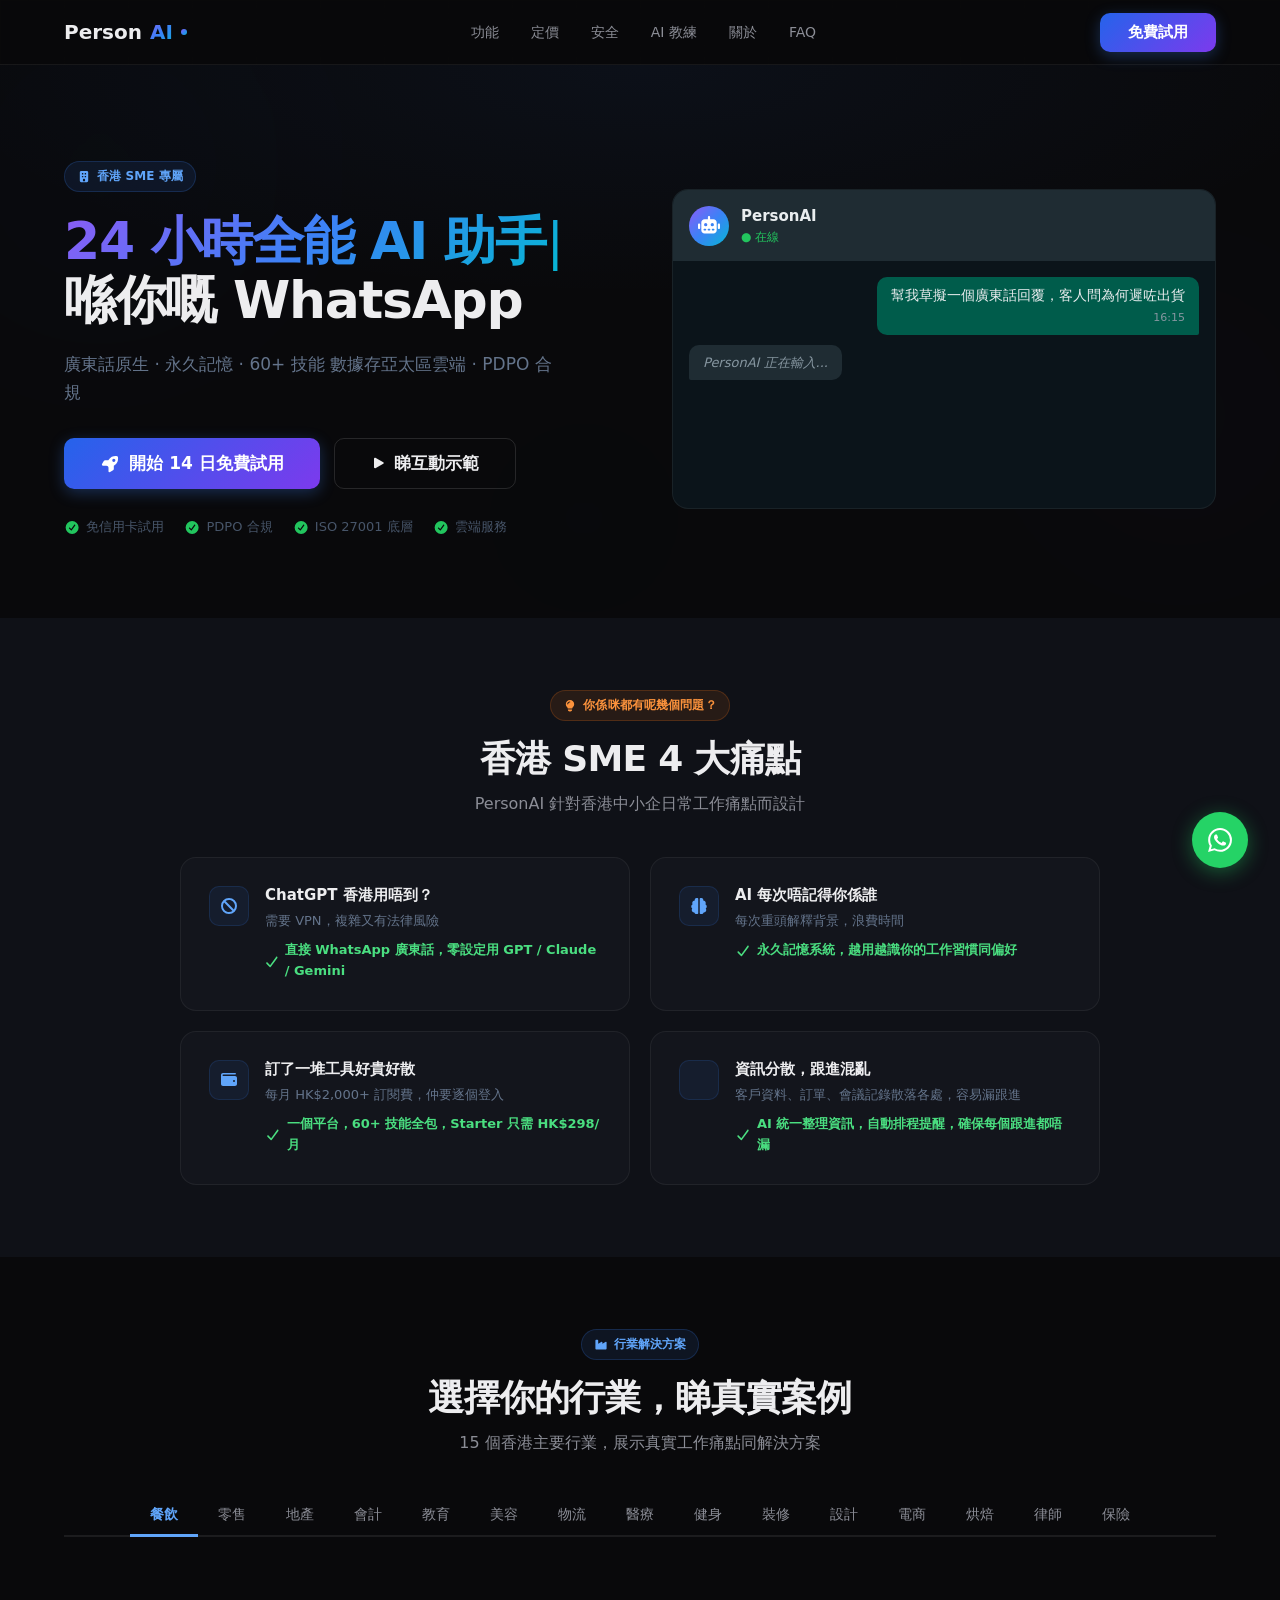
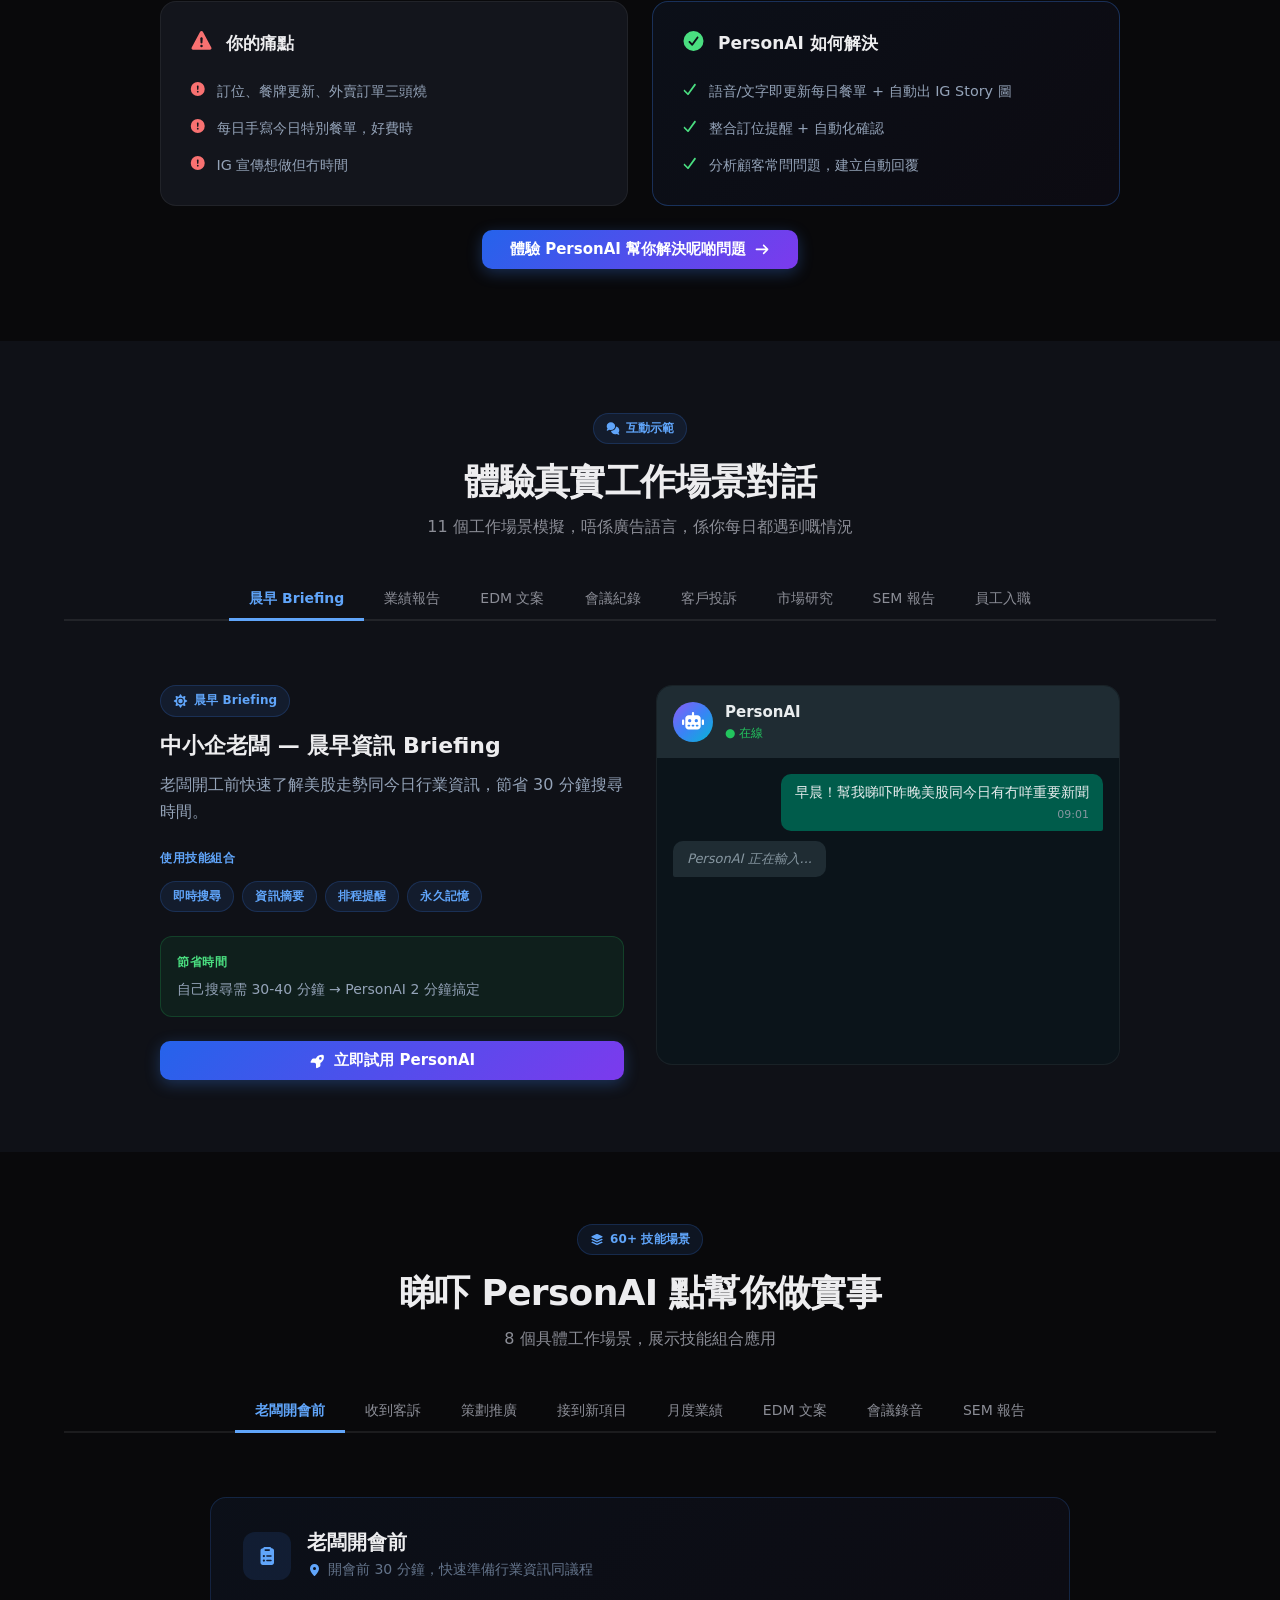
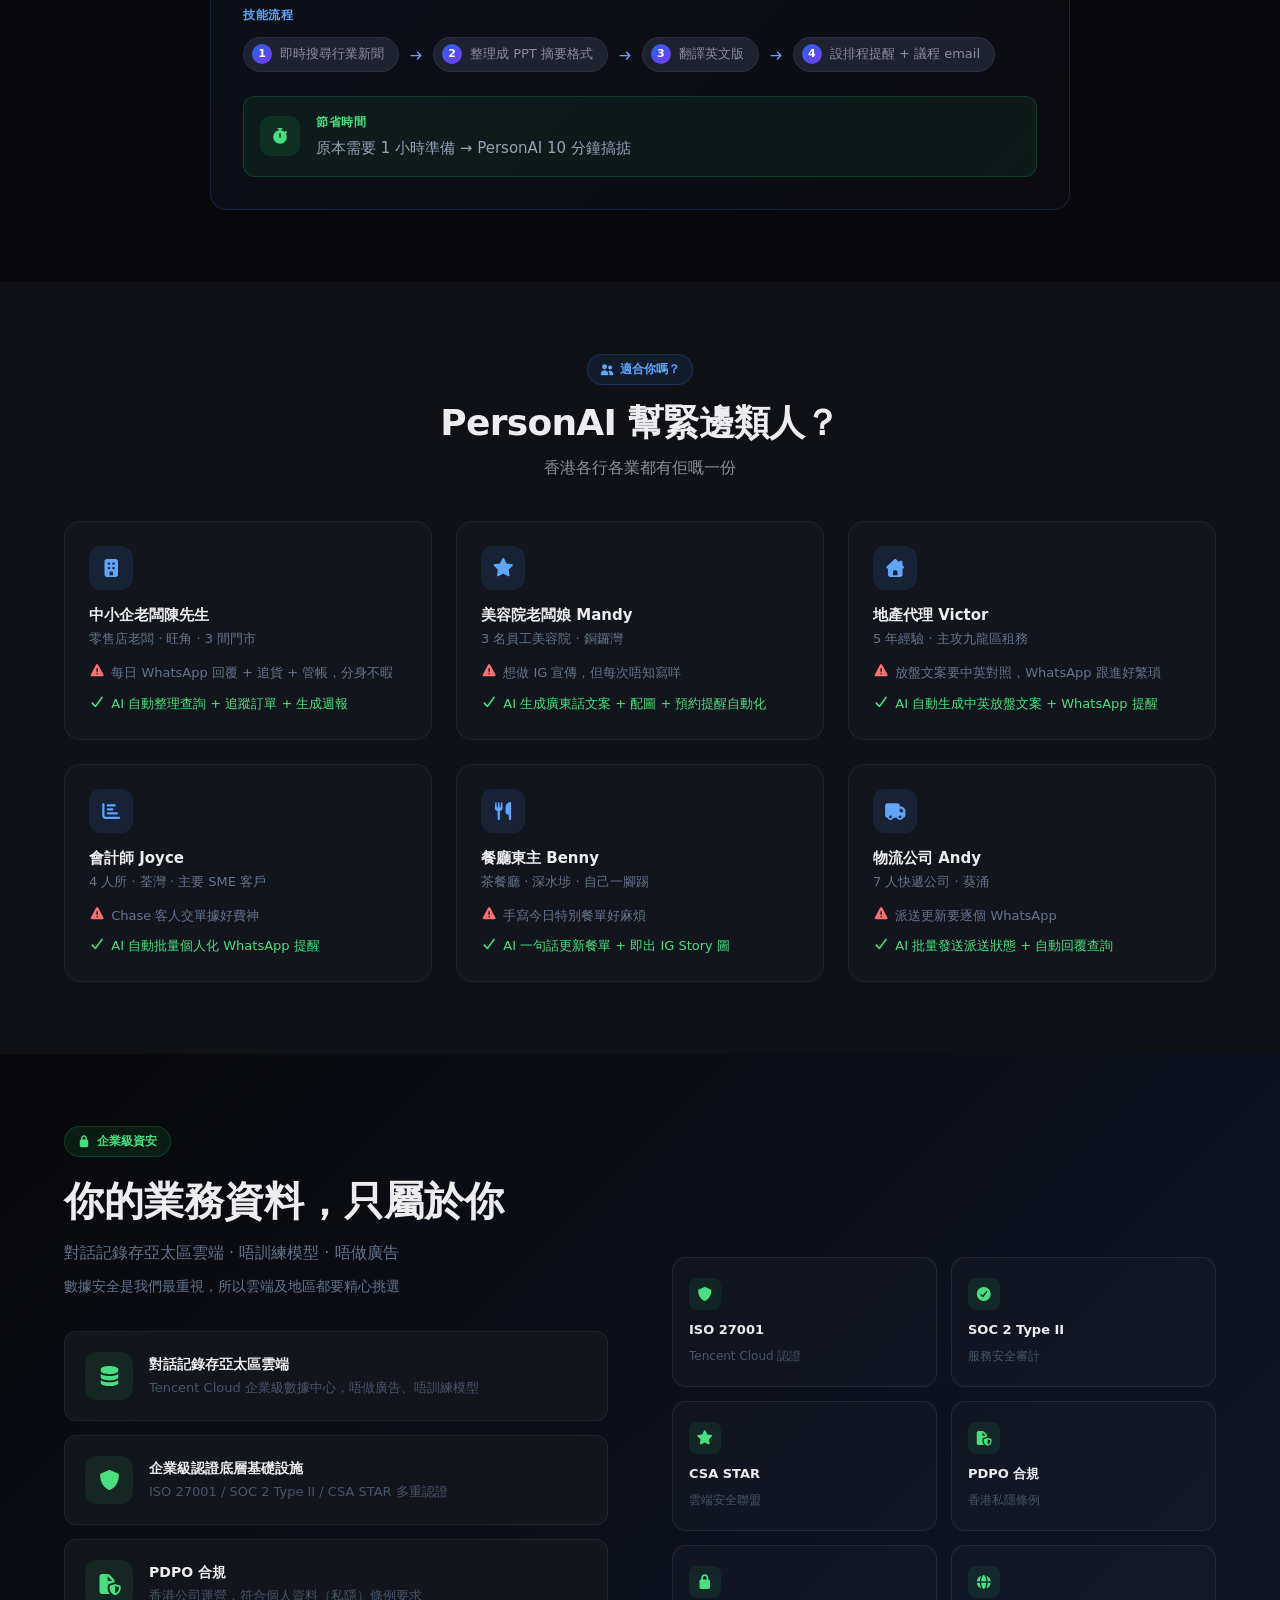
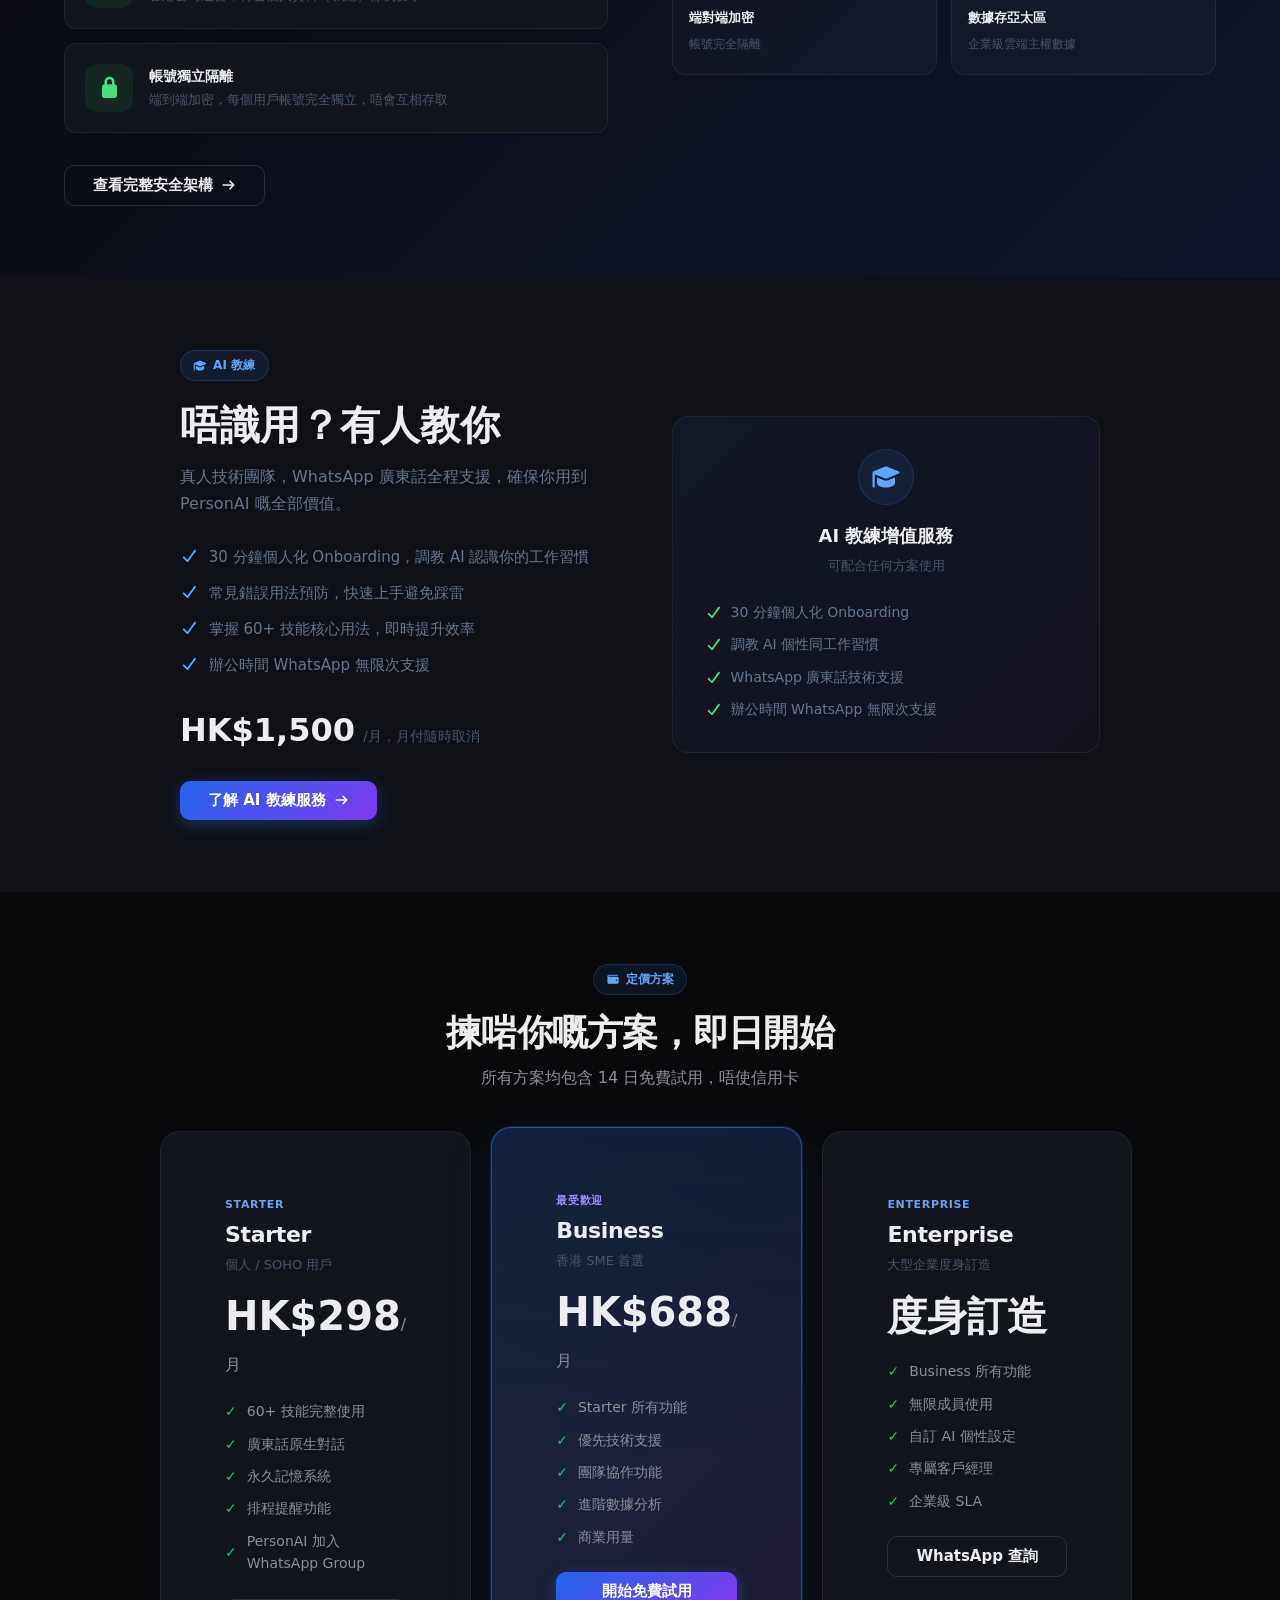
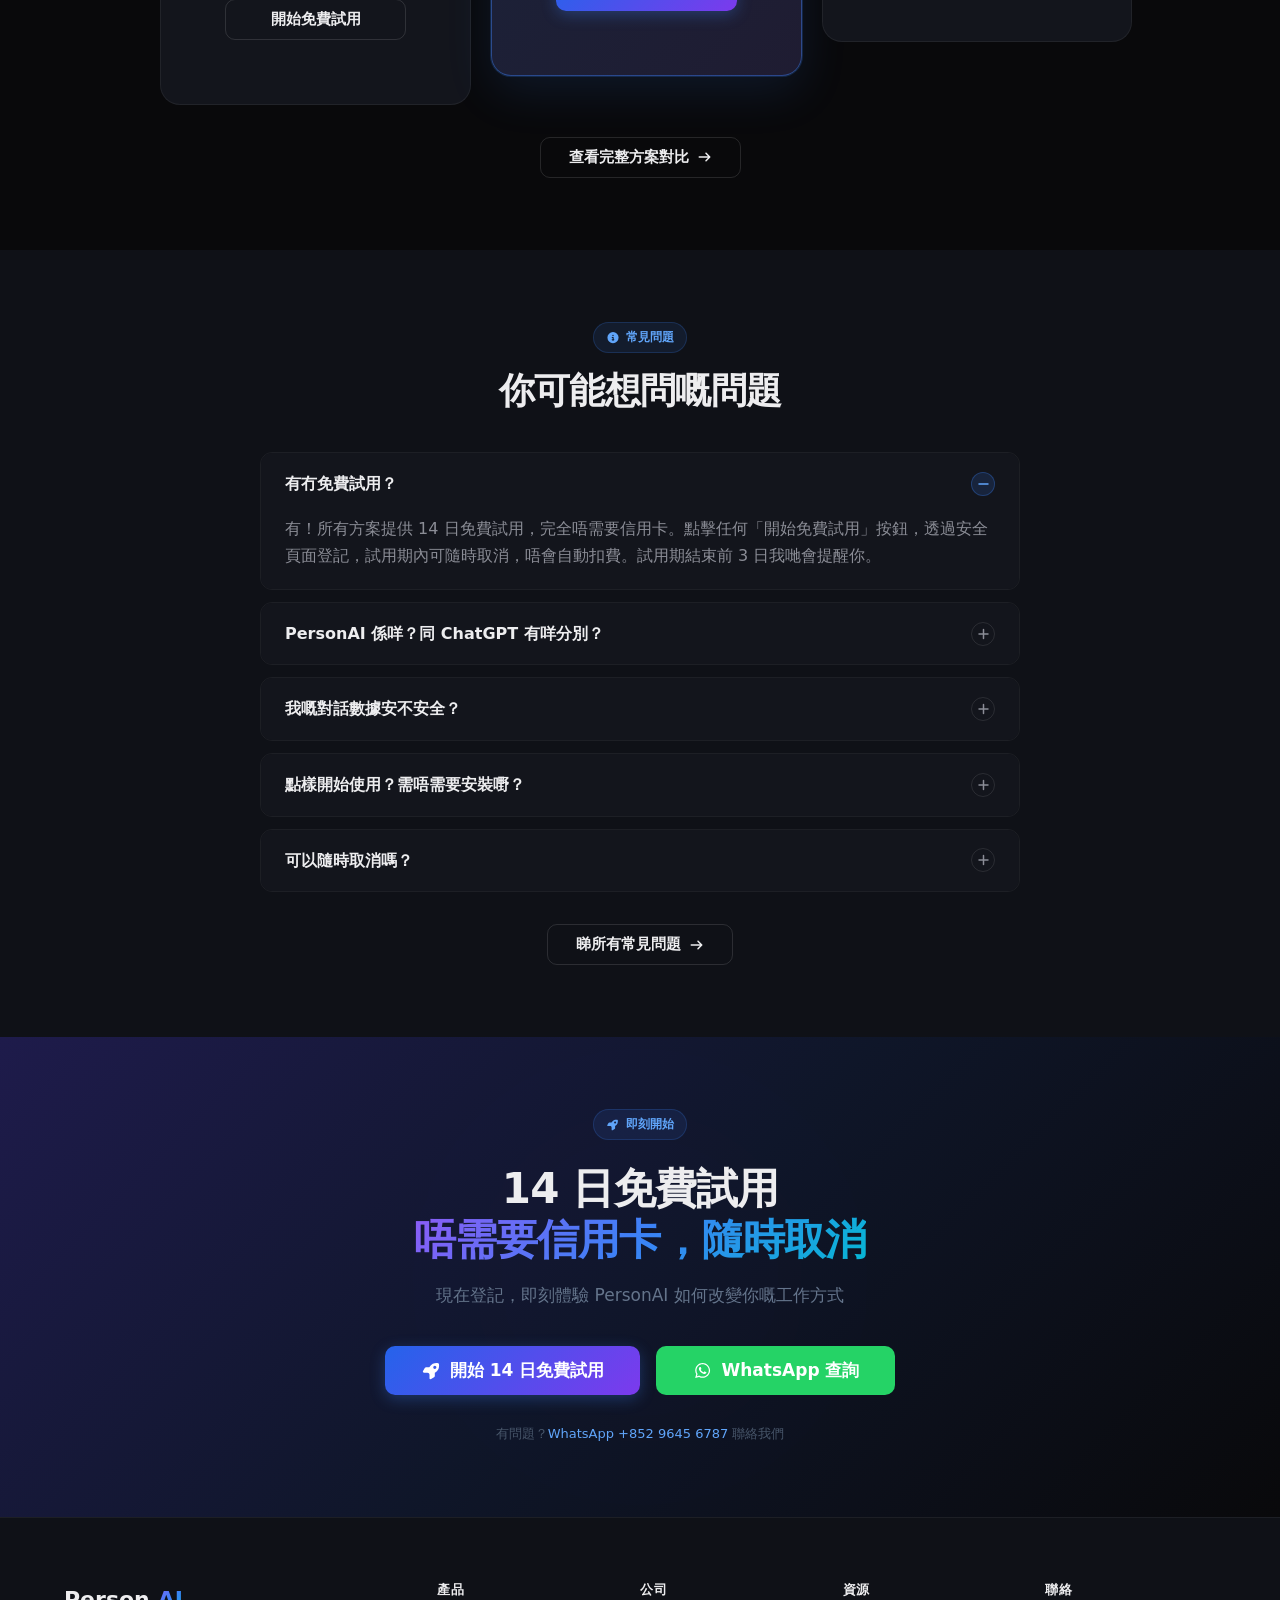
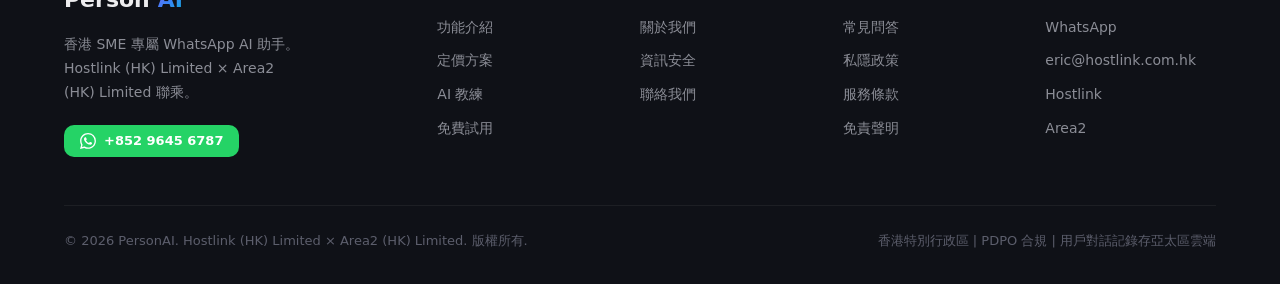
<file: index.html>
<!DOCTYPE html><html><head><meta charset="utf-8"><meta name="viewport" content="width=device-width, initial-scale=1"><title>PersonAI — 住喺你 WhatsApp 的 24 小時全能 AI 助手</title><style>.hero-badge[data-v-0c53cdb3]{display:inline-flex}.hero-badge[data-v-0c53cdb3],.hero-h1[data-v-0c53cdb3]{margin-bottom:1.25rem}.hero-h1[data-v-0c53cdb3]{font-size:clamp(1.875rem,4.5vw,3.25rem);font-weight:800;letter-spacing:-.025em;line-height:1.13}.hero-sub[data-v-0c53cdb3]{color:#64748b;font-size:1.0625rem;line-height:1.65;margin-bottom:2rem;max-width:500px}.hero-cta-row[data-v-0c53cdb3]{gap:.875rem;margin-bottom:1.75rem}.hero-cta-row[data-v-0c53cdb3],.trust-row[data-v-0c53cdb3]{display:flex;flex-wrap:wrap}.trust-row[data-v-0c53cdb3]{align-items:center;gap:1.25rem}.trust-item[data-v-0c53cdb3]{align-items:center;color:#475569;display:flex;font-size:.8125rem;gap:.375rem}.pain-grid[data-v-0c53cdb3]{gap:1.25rem;margin:0 auto;max-width:920px}.pain-card[data-v-0c53cdb3]{align-items:flex-start;display:flex;gap:1rem}.pain-icon-wrap[data-v-0c53cdb3]{background:#3b82f614;border:1px solid rgba(59,130,246,.15);border-radius:.625rem;color:#60a5fa;flex-shrink:0;font-size:1rem;height:2.5rem;justify-content:center;width:2.5rem}.pain-icon-wrap[data-v-0c53cdb3],.pain-solution[data-v-0c53cdb3]{align-items:center;display:flex}.pain-solution[data-v-0c53cdb3]{color:#4ade80;font-size:.8125rem;font-weight:600;gap:.375rem}.security-section[data-v-0c53cdb3]{background:linear-gradient(135deg,#09090b,#0f1629)}.sec-split[data-v-0c53cdb3]{align-items:start;display:grid;gap:4rem;grid-template-columns:1fr 1fr}.security-points-list[data-v-0c53cdb3]{display:flex;flex-direction:column;gap:.875rem}.security-title[data-v-0c53cdb3]{color:var(--text-primary);font-size:.875rem;font-weight:700;margin-bottom:.2rem}.security-desc[data-v-0c53cdb3]{color:#475569;font-size:.8125rem}.cert-grid[data-v-0c53cdb3]{align-self:center;display:grid;gap:.875rem;grid-template-columns:1fr 1fr}.cert-card[data-v-0c53cdb3]{align-items:flex-start;background:#ffffff06;border:1px solid hsla(0,0%,100%,.07);border-radius:.875rem;display:flex;flex-direction:column;gap:.375rem;padding:1.25rem 1rem;transition:all .2s}.cert-card[data-v-0c53cdb3]:hover{background:#22c55e0a;border-color:#22c55e40}.cert-icon[data-v-0c53cdb3]{align-items:center;background:#22c55e1a;border-radius:.5rem;color:#4ade80;display:flex;font-size:.875rem;height:2rem;justify-content:center;margin-bottom:.25rem;width:2rem}.cert-label[data-v-0c53cdb3]{color:var(--text-primary);font-size:.8125rem;font-weight:700}.cert-sub[data-v-0c53cdb3]{color:#475569;font-size:.75rem}.coach-split[data-v-0c53cdb3]{align-items:center;display:grid;gap:4rem;grid-template-columns:1fr 1fr;margin:0 auto;max-width:920px}.coach-list[data-v-0c53cdb3]{display:flex;flex-direction:column;gap:.75rem;list-style:none;margin-bottom:1.75rem}.coach-list li[data-v-0c53cdb3]{align-items:flex-start;color:#64748b;display:flex;font-size:.9375rem;gap:.625rem}.coach-price-row[data-v-0c53cdb3]{align-items:baseline;display:flex;gap:.5rem;margin-bottom:1.5rem}.coach-price[data-v-0c53cdb3]{color:var(--text-primary);font-size:2rem;font-weight:800}.coach-price-sub[data-v-0c53cdb3]{color:#475569;font-size:.875rem}.coach-card[data-v-0c53cdb3]{background:linear-gradient(135deg,#3b82f60f,#8b5cf608);padding:2rem;text-align:center}.coach-card-icon[data-v-0c53cdb3]{align-items:center;background:#3b82f61a;border:1px solid rgba(59,130,246,.2);border-radius:50%;color:#60a5fa;display:flex;font-size:1.5rem;height:3.5rem;justify-content:center;margin:0 auto 1.25rem;width:3.5rem}.coach-card-list[data-v-0c53cdb3]{display:flex;flex-direction:column;gap:.625rem;text-align:left}.coach-card-item[data-v-0c53cdb3]{align-items:center;color:#64748b;display:flex;font-size:.875rem;gap:.5rem}.pricing-grid[data-v-0c53cdb3]{align-items:start;display:grid;gap:1.25rem;grid-template-columns:repeat(3,1fr);margin:0 auto;max-width:960px}.pricing-card[data-v-0c53cdb3]{background:var(--bg-card);border:1px solid var(--border);border-radius:1.25rem;position:relative;transition:all .3s}.pricing-card[data-v-0c53cdb3]:hover{border-color:var(--border-hover);transform:translateY(-3px)}.pricing-card.featured[data-v-0c53cdb3]{background:linear-gradient(180deg,rgba(59,130,246,.07) 0,var(--bg-card) 60%);border-color:#3b82f673;box-shadow:0 0 0 1px #3b82f633,0 16px 48px #3b82f61f;transform:translateY(-4px)}.pricing-card.featured[data-v-0c53cdb3]:hover{box-shadow:0 0 0 1px #3b82f64d,0 20px 60px #3b82f62e;transform:translateY(-6px)}.featured-ring[data-v-0c53cdb3]{background:linear-gradient(135deg,#3b82f699,#8b5cf666);border-radius:1.3125rem;inset:-1px;opacity:.25;pointer-events:none;position:absolute;z-index:0}.pricing-card-inner[data-v-0c53cdb3]{padding:2rem;position:relative;z-index:1}.plan-tag[data-v-0c53cdb3]{color:#60a5fa;font-size:.6875rem;font-weight:700;letter-spacing:.06em;margin-bottom:.5rem;text-transform:uppercase}.pricing-card.featured .plan-tag[data-v-0c53cdb3]{color:#a78bfa}.plan-name[data-v-0c53cdb3]{font-size:1.375rem;font-weight:800;letter-spacing:-.015em;margin-bottom:.375rem}.plan-desc[data-v-0c53cdb3]{color:#475569;font-size:.8125rem}.plan-cta-btn[data-v-0c53cdb3]{justify-content:center;margin-top:auto}.cta-section[data-v-0c53cdb3]{background:linear-gradient(135deg,#1e1b4b,#0f1629 50%,#09090b);overflow:hidden;position:relative}.cta-inner[data-v-0c53cdb3]{position:relative;z-index:1}.cta-h2[data-v-0c53cdb3]{font-size:clamp(1.625rem,4vw,2.625rem);letter-spacing:-.02em;margin-bottom:1rem}.cta-sub[data-v-0c53cdb3]{color:#64748b;font-size:1.0625rem;margin:0 auto 2.25rem;max-width:480px}.cta-btns[data-v-0c53cdb3]{display:flex;flex-wrap:wrap;gap:1rem;justify-content:center;margin-bottom:1.75rem}.cta-note[data-v-0c53cdb3]{color:#475569;font-size:.8125rem}.hero-br[data-v-0c53cdb3]{display:none}@media(max-width:1024px){.pricing-grid[data-v-0c53cdb3]{gap:1rem;grid-template-columns:repeat(3,1fr)}.pricing-card.featured[data-v-0c53cdb3]{transform:none}.pricing-card.featured[data-v-0c53cdb3]:hover{transform:translateY(-3px)}}@media(max-width:768px){.hero-h1[data-v-0c53cdb3]{font-size:clamp(1.75rem,6.5vw,2.5rem);margin-bottom:1rem}.hero-sub[data-v-0c53cdb3]{font-size:.9375rem;margin-bottom:1.5rem;max-width:100%}.hero-br[data-v-0c53cdb3]{display:inline}.hero-cta-row[data-v-0c53cdb3]{flex-direction:column;gap:.75rem}.hero-cta-row .btn[data-v-0c53cdb3]{justify-content:center;width:100%}.trust-row[data-v-0c53cdb3]{gap:.875rem}.trust-item[data-v-0c53cdb3]{font-size:.75rem}.pricing-grid[data-v-0c53cdb3]{grid-template-columns:1fr;margin:0 auto;max-width:420px}.pricing-card.featured[data-v-0c53cdb3]{box-shadow:0 0 0 1px #3b82f659,0 8px 32px #3b82f61a;transform:none}.sec-split[data-v-0c53cdb3]{gap:2.5rem!important;grid-template-columns:1fr!important}.cert-grid[data-v-0c53cdb3]{gap:.625rem;grid-template-columns:repeat(3,1fr)}.cert-card[data-v-0c53cdb3]{padding:.875rem .75rem}.coach-split[data-v-0c53cdb3]{gap:2rem;grid-template-columns:1fr;max-width:100%}.cta-btns[data-v-0c53cdb3]{align-items:center;flex-direction:column}.cta-btns .btn[data-v-0c53cdb3]{justify-content:center;max-width:320px;width:100%}}@media(max-width:480px){.cert-grid[data-v-0c53cdb3]{grid-template-columns:repeat(2,1fr)}}</style><style>.typewriter-text[data-v-fd61549e]{display:inline}.typewriter-cursor[data-v-fd61549e]{animation:none;color:#60a5fa;display:inline-block;font-weight:300;margin-left:1px;opacity:1}.typewriter-cursor.blink[data-v-fd61549e]{animation:cursorBlink-fd61549e .9s step-end infinite}@keyframes cursorBlink-fd61549e{0%,to{opacity:1}50%{opacity:0}}</style><style>.hero-wa-chat[data-v-903e435d]{display:flex;flex-direction:column;height:320px}.hero-wa-body[data-v-903e435d]{flex:1;min-height:0;overflow-y:auto}</style><style>.tabs[data-v-fb519249]{scrollbar-color:hsla(0,0%,100%,.1) transparent;scrollbar-width:thin}@media(max-width:768px){.tabs[data-v-fb519249]{justify-content:flex-start!important}div[style*="grid-template-columns: 1fr 1fr"][data-v-fb519249]{grid-template-columns:1fr!important}}</style><style>.roleplay-chat[data-v-e2d395e8]{display:flex;flex-direction:column;height:380px}.roleplay-wa-body[data-v-e2d395e8]{flex:1;min-height:0;overflow-y:auto}@media(max-width:768px){div[style*="grid-template-columns: 1fr 1fr"][data-v-e2d395e8]{grid-template-columns:1fr!important}.roleplay-chat[data-v-e2d395e8]{height:340px}}</style><style>.scene-icon-wrap[data-v-3546966c]{background:#3b82f61f;border-radius:.75rem;color:#60a5fa;font-size:1.125rem;height:3rem;width:3rem}.scene-icon-wrap[data-v-3546966c],.scene-time-icon[data-v-3546966c]{align-items:center;display:flex;flex-shrink:0;justify-content:center}.scene-time-icon[data-v-3546966c]{background:#22c55e1f;border-radius:.625rem;color:#4ade80;font-size:1rem;height:2.5rem;width:2.5rem}.step-animated[data-v-3546966c]{opacity:0;transform:translateY(6px);transition:opacity .25s ease,transform .25s ease}.step-animated.step-visible[data-v-3546966c]{opacity:1;transform:translateY(0)}.step-arrow[data-v-3546966c]{opacity:0;transition:opacity .2s ease}.step-arrow.step-visible[data-v-3546966c]{opacity:1}@media(max-width:768px){.step-flow[data-v-3546966c]{flex-wrap:nowrap;overflow-x:auto;padding-bottom:.5rem}}</style><style>.faq-toggle-icon[data-v-9f38c4ec]{align-items:center;border:1px solid hsla(0,0%,100%,.1);border-radius:50%;color:var(--text-secondary);display:flex;flex-shrink:0;height:1.5rem;justify-content:center;transition:all .2s;width:1.5rem}.faq-item.open .faq-toggle-icon[data-v-9f38c4ec]{background:#3b82f626;border-color:#3b82f64d;color:#60a5fa}</style><link rel="stylesheet" href="/_nuxt/entry.Bs-e9i_m.css" crossorigin><link rel="preload" as="fetch" crossorigin="anonymous" href="/_payload.json?c4c94da0-ed55-46b5-b8c2-24ee1e294c6f"><link rel="modulepreload" as="script" crossorigin href="/_nuxt/CeZzUFw4.js"><link rel="modulepreload" as="script" crossorigin href="/_nuxt/DNvkZokH.js"><link rel="modulepreload" as="script" crossorigin href="/_nuxt/CgBcJg0e.js"><link rel="modulepreload" as="script" crossorigin href="/_nuxt/Bi2NC6wc.js"><link rel="modulepreload" as="script" crossorigin href="/_nuxt/DvQOp89M.js"><link rel="modulepreload" as="script" crossorigin href="/_nuxt/CYnEcq5I.js"><script type="module" src="/_nuxt/CeZzUFw4.js" crossorigin></script><meta name="description" content="香港 SME 專屬 WhatsApp AI 助手。廣東話原生・永久記憶・60+技能・PDPO 合規。14 日免費試用，唔使信用卡。"><meta property="og:title" content="PersonAI — 住喺你 WhatsApp 的 24 小時全能 AI 助手"><meta property="og:description" content="香港 SME 專屬 WhatsApp AI 助手。14 日免費試用，唔使信用卡。"><meta property="og:type" content="website"><meta property="og:site_name" content="PersonAI"><meta name="theme-color" content="#0A0E1A"><link rel="icon" type="image/svg+xml" href="/favicon.svg"><script id="unhead:payload" type="application/json">{"title":"PersonAI — 住喺你 WhatsApp 的 24 小時全能 AI 助手"}</script></head><body><div id="__nuxt"><div><div><header class="site-header"><nav class="nav-inner"><a aria-current="page" href="/" class="router-link-active router-link-exact-active nav-logo"><span>Person</span><span class="gradient-text">AI</span><div class="nav-logo-dot"></div></a><ul class="nav-links"><li><a href="/features" class="">功能</a></li><li><a href="/pricing" class="">定價</a></li><li><a href="/security" class="">安全</a></li><li><a href="/ai-coach" class="">AI 教練</a></li><li><a href="/about" class="">關於</a></li><li><a href="/faq" class="">FAQ</a></li></ul><div class="nav-cta"><a href="/early-access" class="btn btn-primary">免費試用</a><button class="hamburger" aria-label="選單"><span></span><span></span><span></span></button></div></nav><div class="mobile-menu"><a href="/features" class="">功能</a><a href="/pricing" class="">定價</a><a href="/security" class="">安全</a><a href="/ai-coach" class="">AI 教練</a><a href="/about" class="">關於</a><a href="/faq" class="">FAQ</a><a href="/early-access" class="btn btn-primary" style="margin-top:0.5rem;">免費試用</a></div></header><main><!--[--><div data-v-0c53cdb3><!--[--><title data-v-0c53cdb3>PersonAI — 住喺你 WhatsApp 的 24 小時全能 AI 助手 | 香港 SME 專屬</title><meta name="description" content="香港 SME 專屬 WhatsApp AI 助手。廣東話原生・永久記憶・60+技能・企業級雲端安全・PDPO 合規。14 日免費試用，唔使信用卡。" data-v-0c53cdb3><!--]--><section class="hero-section" data-v-0c53cdb3><div class="glow-orb glow-blue" style="width:600px;height:600px;top:-200px;left:-200px;opacity:0.2;" data-v-0c53cdb3></div><div class="glow-orb glow-purple" style="width:500px;height:500px;top:100px;right:-150px;opacity:0.18;" data-v-0c53cdb3></div><div class="glow-orb glow-cyan" style="width:400px;height:400px;bottom:-100px;left:30%;opacity:0.12;" data-v-0c53cdb3></div><div class="hero-inner" data-v-0c53cdb3><div class="hero-content" data-v-0c53cdb3><div class="badge badge-blue hero-badge" data-v-0c53cdb3><!----> 香港 SME 專屬 </div><h1 class="hero-h1" data-v-0c53cdb3><span class="typewriter-text" data-v-0c53cdb3 data-v-fd61549e><!----><span class="gradient-text typewriter-word" data-v-fd61549e><span class="typewriter-cursor" data-v-fd61549e>|</span></span></span><br data-v-0c53cdb3><span style="color:var(--text-primary);" data-v-0c53cdb3>喺你嘅 WhatsApp</span></h1><p class="hero-sub" data-v-0c53cdb3> 廣東話原生 · 永久記憶 · 60+ 技能<br class="hero-br" data-v-0c53cdb3> 數據存亞太區雲端 · PDPO 合規 </p><div class="hero-cta-row" data-v-0c53cdb3><a href="/early-access" class="btn btn-primary btn-lg" data-v-0c53cdb3><FaIcon icon="rocket" data-v-0c53cdb3></FaIcon> 開始 14 日免費試用 </a><a href="#roleplay-demo" class="btn btn-outline btn-lg" data-v-0c53cdb3><!----> 睇互動示範 </a></div><div class="trust-row" data-v-0c53cdb3><div class="trust-item" data-v-0c53cdb3><!----> 免信用卡試用 </div><div class="trust-item" data-v-0c53cdb3><!----> PDPO 合規 </div><div class="trust-item" data-v-0c53cdb3><!----> ISO 27001 底層 </div><div class="trust-item" data-v-0c53cdb3><!----> 雲端服務 </div></div></div><div class="hero-visual" data-v-0c53cdb3><div class="wa-chat hero-wa-chat" data-v-0c53cdb3 data-v-903e435d><div class="wa-header" data-v-903e435d><div class="wa-avatar" data-v-903e435d><!----></div><div data-v-903e435d><div class="wa-name" data-v-903e435d>PersonAI</div><div class="wa-status" data-v-903e435d>● 在線</div></div></div><div class="wa-body hero-wa-body" data-v-903e435d><!--[--><!--]--><!----></div></div></div></div></section><section class="section section-alt" data-v-0c53cdb3><div class="container" data-v-0c53cdb3><div class="section-title" data-v-0c53cdb3><div class="badge badge-orange" data-v-0c53cdb3><!----> 你係咪都有呢幾個問題？ </div><h2 data-v-0c53cdb3>香港 SME 4 大痛點</h2><p data-v-0c53cdb3>PersonAI 針對香港中小企日常工作痛點而設計</p></div><div class="grid-2 pain-grid" data-v-0c53cdb3><!--[--><div class="card pain-card" data-v-0c53cdb3><div class="pain-icon-wrap" data-v-0c53cdb3><!----></div><div data-v-0c53cdb3><h3 style="font-size:0.9375rem;font-weight:700;margin-bottom:0.375rem;" data-v-0c53cdb3>ChatGPT 香港用唔到？</h3><p style="font-size:0.8125rem;margin-bottom:0.5rem;color:#64748B;" data-v-0c53cdb3>需要 VPN，複雜又有法律風險</p><div class="pain-solution" data-v-0c53cdb3><!----> 直接 WhatsApp 廣東話，零設定用 GPT / Claude / Gemini</div></div></div><div class="card pain-card" data-v-0c53cdb3><div class="pain-icon-wrap" data-v-0c53cdb3><!----></div><div data-v-0c53cdb3><h3 style="font-size:0.9375rem;font-weight:700;margin-bottom:0.375rem;" data-v-0c53cdb3>AI 每次唔記得你係誰</h3><p style="font-size:0.8125rem;margin-bottom:0.5rem;color:#64748B;" data-v-0c53cdb3>每次重頭解釋背景，浪費時間</p><div class="pain-solution" data-v-0c53cdb3><!----> 永久記憶系統，越用越識你的工作習慣同偏好</div></div></div><div class="card pain-card" data-v-0c53cdb3><div class="pain-icon-wrap" data-v-0c53cdb3><!----></div><div data-v-0c53cdb3><h3 style="font-size:0.9375rem;font-weight:700;margin-bottom:0.375rem;" data-v-0c53cdb3>訂了一堆工具好貴好散</h3><p style="font-size:0.8125rem;margin-bottom:0.5rem;color:#64748B;" data-v-0c53cdb3>每月 HK$2,000+ 訂閱費，仲要逐個登入</p><div class="pain-solution" data-v-0c53cdb3><!----> 一個平台，60+ 技能全包，Starter 只需 HK$298/月</div></div></div><div class="card pain-card" data-v-0c53cdb3><div class="pain-icon-wrap" data-v-0c53cdb3><!----></div><div data-v-0c53cdb3><h3 style="font-size:0.9375rem;font-weight:700;margin-bottom:0.375rem;" data-v-0c53cdb3>資訊分散，跟進混亂</h3><p style="font-size:0.8125rem;margin-bottom:0.5rem;color:#64748B;" data-v-0c53cdb3>客戶資料、訂單、會議記錄散落各處，容易漏跟進</p><div class="pain-solution" data-v-0c53cdb3><!----> AI 統一整理資訊，自動排程提醒，確保每個跟進都唔漏</div></div></div><!--]--></div></div></section><section id="demo" class="section" data-v-0c53cdb3><div class="container" data-v-0c53cdb3><div class="section-title" data-v-0c53cdb3><div class="badge badge-blue" data-v-0c53cdb3><!----> 行業解決方案 </div><h2 data-v-0c53cdb3>選擇你的行業，睇真實案例</h2><p data-v-0c53cdb3>15 個香港主要行業，展示真實工作痛點同解決方案</p></div><div data-v-0c53cdb3 data-v-fb519249><div class="tab-scroll-wrap" style="overflow-x:auto;padding-bottom:0;margin-bottom:2rem;" data-v-fb519249><div class="tabs" style="min-width:max-content;justify-content:center;" data-v-fb519249><!--[--><button class="active tab-btn" data-v-fb519249>餐飲</button><button class="tab-btn" data-v-fb519249>零售</button><button class="tab-btn" data-v-fb519249>地產</button><button class="tab-btn" data-v-fb519249>會計</button><button class="tab-btn" data-v-fb519249>教育</button><button class="tab-btn" data-v-fb519249>美容</button><button class="tab-btn" data-v-fb519249>物流</button><button class="tab-btn" data-v-fb519249>醫療</button><button class="tab-btn" data-v-fb519249>健身</button><button class="tab-btn" data-v-fb519249>裝修</button><button class="tab-btn" data-v-fb519249>設計</button><button class="tab-btn" data-v-fb519249>電商</button><button class="tab-btn" data-v-fb519249>烘焙</button><button class="tab-btn" data-v-fb519249>律師</button><button class="tab-btn" data-v-fb519249>保險</button><!--]--></div></div><!--[--><div style="" data-v-fb519249><div class="demo-split" style="display:grid;grid-template-columns:1fr 1fr;gap:1.5rem;max-width:960px;margin:0 auto;" data-v-fb519249><div class="card" data-v-fb519249><div style="display:flex;align-items:center;gap:0.75rem;margin-bottom:1.5rem;" data-v-fb519249><div style="color:#F87171;" data-v-fb519249><!----></div><h3 style="font-size:1.0625rem;" data-v-fb519249>你的痛點</h3></div><ul style="list-style:none;display:flex;flex-direction:column;gap:0.875rem;" data-v-fb519249><!--[--><li style="display:flex;align-items:flex-start;gap:0.625rem;font-size:0.9rem;color:#94A3B8;" data-v-fb519249><!----> 訂位、餐牌更新、外賣訂單三頭燒</li><li style="display:flex;align-items:flex-start;gap:0.625rem;font-size:0.9rem;color:#94A3B8;" data-v-fb519249><!----> 每日手寫今日特別餐單，好費時</li><li style="display:flex;align-items:flex-start;gap:0.625rem;font-size:0.9rem;color:#94A3B8;" data-v-fb519249><!----> IG 宣傳想做但冇時間</li><!--]--></ul></div><div class="card" style="border-color:rgba(59, 130, 246, 0.3);background:linear-gradient(135deg, rgba(59, 130, 246, 0.06) 0%, rgba(139, 92, 246, 0.03) 100%);" data-v-fb519249><div style="display:flex;align-items:center;gap:0.75rem;margin-bottom:1.5rem;" data-v-fb519249><div style="color:#4ADE80;" data-v-fb519249><!----></div><h3 style="font-size:1.0625rem;" data-v-fb519249>PersonAI 如何解決</h3></div><ul style="list-style:none;display:flex;flex-direction:column;gap:0.875rem;" data-v-fb519249><!--[--><li style="display:flex;align-items:flex-start;gap:0.625rem;font-size:0.9rem;color:#94A3B8;" data-v-fb519249><!----> 語音/文字即更新每日餐單 + 自動出 IG Story 圖</li><li style="display:flex;align-items:flex-start;gap:0.625rem;font-size:0.9rem;color:#94A3B8;" data-v-fb519249><!----> 整合訂位提醒 + 自動化確認</li><li style="display:flex;align-items:flex-start;gap:0.625rem;font-size:0.9rem;color:#94A3B8;" data-v-fb519249><!----> 分析顧客常問問題，建立自動回覆</li><!--]--></ul></div></div><div class="text-center" style="margin-top:1.5rem;" data-v-fb519249><a href="/early-access" class="btn btn-primary" data-v-fb519249> 體驗 PersonAI 幫你解決呢啲問題 <FaIcon icon="arrow-right" style="font-size:0.8rem;" data-v-fb519249></FaIcon></a></div></div><div style="display:none;" data-v-fb519249><div class="demo-split" style="display:grid;grid-template-columns:1fr 1fr;gap:1.5rem;max-width:960px;margin:0 auto;" data-v-fb519249><div class="card" data-v-fb519249><div style="display:flex;align-items:center;gap:0.75rem;margin-bottom:1.5rem;" data-v-fb519249><div style="color:#F87171;" data-v-fb519249><!----></div><h3 style="font-size:1.0625rem;" data-v-fb519249>你的痛點</h3></div><ul style="list-style:none;display:flex;flex-direction:column;gap:0.875rem;" data-v-fb519249><!--[--><li style="display:flex;align-items:flex-start;gap:0.625rem;font-size:0.9rem;color:#94A3B8;" data-v-fb519249><!----> WhatsApp 客人查詢答唔完</li><li style="display:flex;align-items:flex-start;gap:0.625rem;font-size:0.9rem;color:#94A3B8;" data-v-fb519249><!----> 庫存查詢要找人</li><li style="display:flex;align-items:flex-start;gap:0.625rem;font-size:0.9rem;color:#94A3B8;" data-v-fb519249><!----> 促銷文案唔夠吸引</li><!--]--></ul></div><div class="card" style="border-color:rgba(59, 130, 246, 0.3);background:linear-gradient(135deg, rgba(59, 130, 246, 0.06) 0%, rgba(139, 92, 246, 0.03) 100%);" data-v-fb519249><div style="display:flex;align-items:center;gap:0.75rem;margin-bottom:1.5rem;" data-v-fb519249><div style="color:#4ADE80;" data-v-fb519249><!----></div><h3 style="font-size:1.0625rem;" data-v-fb519249>PersonAI 如何解決</h3></div><ul style="list-style:none;display:flex;flex-direction:column;gap:0.875rem;" data-v-fb519249><!--[--><li style="display:flex;align-items:flex-start;gap:0.625rem;font-size:0.9rem;color:#94A3B8;" data-v-fb519249><!----> AI 整理客人查詢優先級 + 草擬回覆</li><li style="display:flex;align-items:flex-start;gap:0.625rem;font-size:0.9rem;color:#94A3B8;" data-v-fb519249><!----> 追蹤庫存關鍵字提醒補貨</li><li style="display:flex;align-items:flex-start;gap:0.625rem;font-size:0.9rem;color:#94A3B8;" data-v-fb519249><!----> 生成多版本促銷文案，一鍵出圖</li><!--]--></ul></div></div><div class="text-center" style="margin-top:1.5rem;" data-v-fb519249><a href="/early-access" class="btn btn-primary" data-v-fb519249> 體驗 PersonAI 幫你解決呢啲問題 <FaIcon icon="arrow-right" style="font-size:0.8rem;" data-v-fb519249></FaIcon></a></div></div><div style="display:none;" data-v-fb519249><div class="demo-split" style="display:grid;grid-template-columns:1fr 1fr;gap:1.5rem;max-width:960px;margin:0 auto;" data-v-fb519249><div class="card" data-v-fb519249><div style="display:flex;align-items:center;gap:0.75rem;margin-bottom:1.5rem;" data-v-fb519249><div style="color:#F87171;" data-v-fb519249><!----></div><h3 style="font-size:1.0625rem;" data-v-fb519249>你的痛點</h3></div><ul style="list-style:none;display:flex;flex-direction:column;gap:0.875rem;" data-v-fb519249><!--[--><li style="display:flex;align-items:flex-start;gap:0.625rem;font-size:0.9rem;color:#94A3B8;" data-v-fb519249><!----> 放盤文案要中英對照，好費時</li><li style="display:flex;align-items:flex-start;gap:0.625rem;font-size:0.9rem;color:#94A3B8;" data-v-fb519249><!----> 睇樓提醒要逐個 WhatsApp</li><li style="display:flex;align-items:flex-start;gap:0.625rem;font-size:0.9rem;color:#94A3B8;" data-v-fb519249><!----> 客源跟進記唔住偏好</li><!--]--></ul></div><div class="card" style="border-color:rgba(59, 130, 246, 0.3);background:linear-gradient(135deg, rgba(59, 130, 246, 0.06) 0%, rgba(139, 92, 246, 0.03) 100%);" data-v-fb519249><div style="display:flex;align-items:center;gap:0.75rem;margin-bottom:1.5rem;" data-v-fb519249><div style="color:#4ADE80;" data-v-fb519249><!----></div><h3 style="font-size:1.0625rem;" data-v-fb519249>PersonAI 如何解決</h3></div><ul style="list-style:none;display:flex;flex-direction:column;gap:0.875rem;" data-v-fb519249><!--[--><li style="display:flex;align-items:flex-start;gap:0.625rem;font-size:0.9rem;color:#94A3B8;" data-v-fb519249><!----> 輸入樓盤資料即出中英放盤文案</li><li style="display:flex;align-items:flex-start;gap:0.625rem;font-size:0.9rem;color:#94A3B8;" data-v-fb519249><!----> 自動排程睇樓提醒 + 確認</li><li style="display:flex;align-items:flex-start;gap:0.625rem;font-size:0.9rem;color:#94A3B8;" data-v-fb519249><!----> 記憶客人偏好，下次配對更準</li><!--]--></ul></div></div><div class="text-center" style="margin-top:1.5rem;" data-v-fb519249><a href="/early-access" class="btn btn-primary" data-v-fb519249> 體驗 PersonAI 幫你解決呢啲問題 <FaIcon icon="arrow-right" style="font-size:0.8rem;" data-v-fb519249></FaIcon></a></div></div><div style="display:none;" data-v-fb519249><div class="demo-split" style="display:grid;grid-template-columns:1fr 1fr;gap:1.5rem;max-width:960px;margin:0 auto;" data-v-fb519249><div class="card" data-v-fb519249><div style="display:flex;align-items:center;gap:0.75rem;margin-bottom:1.5rem;" data-v-fb519249><div style="color:#F87171;" data-v-fb519249><!----></div><h3 style="font-size:1.0625rem;" data-v-fb519249>你的痛點</h3></div><ul style="list-style:none;display:flex;flex-direction:column;gap:0.875rem;" data-v-fb519249><!--[--><li style="display:flex;align-items:flex-start;gap:0.625rem;font-size:0.9rem;color:#94A3B8;" data-v-fb519249><!----> Chase 客人交單據好費時</li><li style="display:flex;align-items:flex-start;gap:0.625rem;font-size:0.9rem;color:#94A3B8;" data-v-fb519249><!----> 每月要出大量報表</li><li style="display:flex;align-items:flex-start;gap:0.625rem;font-size:0.9rem;color:#94A3B8;" data-v-fb519249><!----> 英文 email 唔夠專業</li><!--]--></ul></div><div class="card" style="border-color:rgba(59, 130, 246, 0.3);background:linear-gradient(135deg, rgba(59, 130, 246, 0.06) 0%, rgba(139, 92, 246, 0.03) 100%);" data-v-fb519249><div style="display:flex;align-items:center;gap:0.75rem;margin-bottom:1.5rem;" data-v-fb519249><div style="color:#4ADE80;" data-v-fb519249><!----></div><h3 style="font-size:1.0625rem;" data-v-fb519249>PersonAI 如何解決</h3></div><ul style="list-style:none;display:flex;flex-direction:column;gap:0.875rem;" data-v-fb519249><!--[--><li style="display:flex;align-items:flex-start;gap:0.625rem;font-size:0.9rem;color:#94A3B8;" data-v-fb519249><!----> 批量個人化 WhatsApp 提醒欠交客人</li><li style="display:flex;align-items:flex-start;gap:0.625rem;font-size:0.9rem;color:#94A3B8;" data-v-fb519249><!----> 自動整理數據出格式化報表</li><li style="display:flex;align-items:flex-start;gap:0.625rem;font-size:0.9rem;color:#94A3B8;" data-v-fb519249><!----> 幫你草擬專業英文 email</li><!--]--></ul></div></div><div class="text-center" style="margin-top:1.5rem;" data-v-fb519249><a href="/early-access" class="btn btn-primary" data-v-fb519249> 體驗 PersonAI 幫你解決呢啲問題 <FaIcon icon="arrow-right" style="font-size:0.8rem;" data-v-fb519249></FaIcon></a></div></div><div style="display:none;" data-v-fb519249><div class="demo-split" style="display:grid;grid-template-columns:1fr 1fr;gap:1.5rem;max-width:960px;margin:0 auto;" data-v-fb519249><div class="card" data-v-fb519249><div style="display:flex;align-items:center;gap:0.75rem;margin-bottom:1.5rem;" data-v-fb519249><div style="color:#F87171;" data-v-fb519249><!----></div><h3 style="font-size:1.0625rem;" data-v-fb519249>你的痛點</h3></div><ul style="list-style:none;display:flex;flex-direction:column;gap:0.875rem;" data-v-fb519249><!--[--><li style="display:flex;align-items:flex-start;gap:0.625rem;font-size:0.9rem;color:#94A3B8;" data-v-fb519249><!----> 功課批改建議要逐個寫</li><li style="display:flex;align-items:flex-start;gap:0.625rem;font-size:0.9rem;color:#94A3B8;" data-v-fb519249><!----> 家長 WhatsApp 查詢回覆慢</li><li style="display:flex;align-items:flex-start;gap:0.625rem;font-size:0.9rem;color:#94A3B8;" data-v-fb519249><!----> 教材翻譯耗時</li><!--]--></ul></div><div class="card" style="border-color:rgba(59, 130, 246, 0.3);background:linear-gradient(135deg, rgba(59, 130, 246, 0.06) 0%, rgba(139, 92, 246, 0.03) 100%);" data-v-fb519249><div style="display:flex;align-items:center;gap:0.75rem;margin-bottom:1.5rem;" data-v-fb519249><div style="color:#4ADE80;" data-v-fb519249><!----></div><h3 style="font-size:1.0625rem;" data-v-fb519249>PersonAI 如何解決</h3></div><ul style="list-style:none;display:flex;flex-direction:column;gap:0.875rem;" data-v-fb519249><!--[--><li style="display:flex;align-items:flex-start;gap:0.625rem;font-size:0.9rem;color:#94A3B8;" data-v-fb519249><!----> AI 生成個人化學生反饋範本</li><li style="display:flex;align-items:flex-start;gap:0.625rem;font-size:0.9rem;color:#94A3B8;" data-v-fb519249><!----> 快速分類家長查詢 + 統一回覆</li><li style="display:flex;align-items:flex-start;gap:0.625rem;font-size:0.9rem;color:#94A3B8;" data-v-fb519249><!----> 即時翻譯教材（中英粵）</li><!--]--></ul></div></div><div class="text-center" style="margin-top:1.5rem;" data-v-fb519249><a href="/early-access" class="btn btn-primary" data-v-fb519249> 體驗 PersonAI 幫你解決呢啲問題 <FaIcon icon="arrow-right" style="font-size:0.8rem;" data-v-fb519249></FaIcon></a></div></div><div style="display:none;" data-v-fb519249><div class="demo-split" style="display:grid;grid-template-columns:1fr 1fr;gap:1.5rem;max-width:960px;margin:0 auto;" data-v-fb519249><div class="card" data-v-fb519249><div style="display:flex;align-items:center;gap:0.75rem;margin-bottom:1.5rem;" data-v-fb519249><div style="color:#F87171;" data-v-fb519249><!----></div><h3 style="font-size:1.0625rem;" data-v-fb519249>你的痛點</h3></div><ul style="list-style:none;display:flex;flex-direction:column;gap:0.875rem;" data-v-fb519249><!--[--><li style="display:flex;align-items:flex-start;gap:0.625rem;font-size:0.9rem;color:#94A3B8;" data-v-fb519249><!----> 預約管理混亂，容易撞期</li><li style="display:flex;align-items:flex-start;gap:0.625rem;font-size:0.9rem;color:#94A3B8;" data-v-fb519249><!----> IG 文案想要本地化但出唔到味</li><li style="display:flex;align-items:flex-start;gap:0.625rem;font-size:0.9rem;color:#94A3B8;" data-v-fb519249><!----> 產品介紹要重複解釋</li><!--]--></ul></div><div class="card" style="border-color:rgba(59, 130, 246, 0.3);background:linear-gradient(135deg, rgba(59, 130, 246, 0.06) 0%, rgba(139, 92, 246, 0.03) 100%);" data-v-fb519249><div style="display:flex;align-items:center;gap:0.75rem;margin-bottom:1.5rem;" data-v-fb519249><div style="color:#4ADE80;" data-v-fb519249><!----></div><h3 style="font-size:1.0625rem;" data-v-fb519249>PersonAI 如何解決</h3></div><ul style="list-style:none;display:flex;flex-direction:column;gap:0.875rem;" data-v-fb519249><!--[--><li style="display:flex;align-items:flex-start;gap:0.625rem;font-size:0.9rem;color:#94A3B8;" data-v-fb519249><!----> 整理預約日程 + 自動提醒客人</li><li style="display:flex;align-items:flex-start;gap:0.625rem;font-size:0.9rem;color:#94A3B8;" data-v-fb519249><!----> 生成粵語風格「種草」文案</li><li style="display:flex;align-items:flex-start;gap:0.625rem;font-size:0.9rem;color:#94A3B8;" data-v-fb519249><!----> 建立常見問題自動回覆範本</li><!--]--></ul></div></div><div class="text-center" style="margin-top:1.5rem;" data-v-fb519249><a href="/early-access" class="btn btn-primary" data-v-fb519249> 體驗 PersonAI 幫你解決呢啲問題 <FaIcon icon="arrow-right" style="font-size:0.8rem;" data-v-fb519249></FaIcon></a></div></div><div style="display:none;" data-v-fb519249><div class="demo-split" style="display:grid;grid-template-columns:1fr 1fr;gap:1.5rem;max-width:960px;margin:0 auto;" data-v-fb519249><div class="card" data-v-fb519249><div style="display:flex;align-items:center;gap:0.75rem;margin-bottom:1.5rem;" data-v-fb519249><div style="color:#F87171;" data-v-fb519249><!----></div><h3 style="font-size:1.0625rem;" data-v-fb519249>你的痛點</h3></div><ul style="list-style:none;display:flex;flex-direction:column;gap:0.875rem;" data-v-fb519249><!--[--><li style="display:flex;align-items:flex-start;gap:0.625rem;font-size:0.9rem;color:#94A3B8;" data-v-fb519249><!----> 派送更新要逐個 WhatsApp</li><li style="display:flex;align-items:flex-start;gap:0.625rem;font-size:0.9rem;color:#94A3B8;" data-v-fb519249><!----> 貨物查詢壓垮客服</li><li style="display:flex;align-items:flex-start;gap:0.625rem;font-size:0.9rem;color:#94A3B8;" data-v-fb519249><!----> 司機調度記唔住</li><!--]--></ul></div><div class="card" style="border-color:rgba(59, 130, 246, 0.3);background:linear-gradient(135deg, rgba(59, 130, 246, 0.06) 0%, rgba(139, 92, 246, 0.03) 100%);" data-v-fb519249><div style="display:flex;align-items:center;gap:0.75rem;margin-bottom:1.5rem;" data-v-fb519249><div style="color:#4ADE80;" data-v-fb519249><!----></div><h3 style="font-size:1.0625rem;" data-v-fb519249>PersonAI 如何解決</h3></div><ul style="list-style:none;display:flex;flex-direction:column;gap:0.875rem;" data-v-fb519249><!--[--><li style="display:flex;align-items:flex-start;gap:0.625rem;font-size:0.9rem;color:#94A3B8;" data-v-fb519249><!----> 批量發送派送狀態更新</li><li style="display:flex;align-items:flex-start;gap:0.625rem;font-size:0.9rem;color:#94A3B8;" data-v-fb519249><!----> 建立快速查詢回覆系統</li><li style="display:flex;align-items:flex-start;gap:0.625rem;font-size:0.9rem;color:#94A3B8;" data-v-fb519249><!----> 自動整理每日任務清單</li><!--]--></ul></div></div><div class="text-center" style="margin-top:1.5rem;" data-v-fb519249><a href="/early-access" class="btn btn-primary" data-v-fb519249> 體驗 PersonAI 幫你解決呢啲問題 <FaIcon icon="arrow-right" style="font-size:0.8rem;" data-v-fb519249></FaIcon></a></div></div><div style="display:none;" data-v-fb519249><div class="demo-split" style="display:grid;grid-template-columns:1fr 1fr;gap:1.5rem;max-width:960px;margin:0 auto;" data-v-fb519249><div class="card" data-v-fb519249><div style="display:flex;align-items:center;gap:0.75rem;margin-bottom:1.5rem;" data-v-fb519249><div style="color:#F87171;" data-v-fb519249><!----></div><h3 style="font-size:1.0625rem;" data-v-fb519249>你的痛點</h3></div><ul style="list-style:none;display:flex;flex-direction:column;gap:0.875rem;" data-v-fb519249><!--[--><li style="display:flex;align-items:flex-start;gap:0.625rem;font-size:0.9rem;color:#94A3B8;" data-v-fb519249><!----> 預約電話接唔完，double booking 時有發生</li><li style="display:flex;align-items:flex-start;gap:0.625rem;font-size:0.9rem;color:#94A3B8;" data-v-fb519249><!----> 病歷資料分散難整理</li><li style="display:flex;align-items:flex-start;gap:0.625rem;font-size:0.9rem;color:#94A3B8;" data-v-fb519249><!----> 覆診提醒要人手打</li><!--]--></ul></div><div class="card" style="border-color:rgba(59, 130, 246, 0.3);background:linear-gradient(135deg, rgba(59, 130, 246, 0.06) 0%, rgba(139, 92, 246, 0.03) 100%);" data-v-fb519249><div style="display:flex;align-items:center;gap:0.75rem;margin-bottom:1.5rem;" data-v-fb519249><div style="color:#4ADE80;" data-v-fb519249><!----></div><h3 style="font-size:1.0625rem;" data-v-fb519249>PersonAI 如何解決</h3></div><ul style="list-style:none;display:flex;flex-direction:column;gap:0.875rem;" data-v-fb519249><!--[--><li style="display:flex;align-items:flex-start;gap:0.625rem;font-size:0.9rem;color:#94A3B8;" data-v-fb519249><!----> 整理預約記錄 + 排程提醒覆診</li><li style="display:flex;align-items:flex-start;gap:0.625rem;font-size:0.9rem;color:#94A3B8;" data-v-fb519249><!----> 摘要病人訊息 + 過往來往記錄</li><li style="display:flex;align-items:flex-start;gap:0.625rem;font-size:0.9rem;color:#94A3B8;" data-v-fb519249><!----> 批量個人化覆診 WhatsApp 提醒</li><!--]--></ul></div></div><div class="text-center" style="margin-top:1.5rem;" data-v-fb519249><a href="/early-access" class="btn btn-primary" data-v-fb519249> 體驗 PersonAI 幫你解決呢啲問題 <FaIcon icon="arrow-right" style="font-size:0.8rem;" data-v-fb519249></FaIcon></a></div></div><div style="display:none;" data-v-fb519249><div class="demo-split" style="display:grid;grid-template-columns:1fr 1fr;gap:1.5rem;max-width:960px;margin:0 auto;" data-v-fb519249><div class="card" data-v-fb519249><div style="display:flex;align-items:center;gap:0.75rem;margin-bottom:1.5rem;" data-v-fb519249><div style="color:#F87171;" data-v-fb519249><!----></div><h3 style="font-size:1.0625rem;" data-v-fb519249>你的痛點</h3></div><ul style="list-style:none;display:flex;flex-direction:column;gap:0.875rem;" data-v-fb519249><!--[--><li style="display:flex;align-items:flex-start;gap:0.625rem;font-size:0.9rem;color:#94A3B8;" data-v-fb519249><!----> 課堂排表要手動更新</li><li style="display:flex;align-items:flex-start;gap:0.625rem;font-size:0.9rem;color:#94A3B8;" data-v-fb519249><!----> 會員跟進記唔住誰快到期</li><li style="display:flex;align-items:flex-start;gap:0.625rem;font-size:0.9rem;color:#94A3B8;" data-v-fb519249><!----> 社媒推廣做唔夠</li><!--]--></ul></div><div class="card" style="border-color:rgba(59, 130, 246, 0.3);background:linear-gradient(135deg, rgba(59, 130, 246, 0.06) 0%, rgba(139, 92, 246, 0.03) 100%);" data-v-fb519249><div style="display:flex;align-items:center;gap:0.75rem;margin-bottom:1.5rem;" data-v-fb519249><div style="color:#4ADE80;" data-v-fb519249><!----></div><h3 style="font-size:1.0625rem;" data-v-fb519249>PersonAI 如何解決</h3></div><ul style="list-style:none;display:flex;flex-direction:column;gap:0.875rem;" data-v-fb519249><!--[--><li style="display:flex;align-items:flex-start;gap:0.625rem;font-size:0.9rem;color:#94A3B8;" data-v-fb519249><!----> 整理課堂時間表 + 提醒缺課會員</li><li style="display:flex;align-items:flex-start;gap:0.625rem;font-size:0.9rem;color:#94A3B8;" data-v-fb519249><!----> 記憶每個會員到期日 + 排程續費提醒</li><li style="display:flex;align-items:flex-start;gap:0.625rem;font-size:0.9rem;color:#94A3B8;" data-v-fb519249><!----> 生成健身 IG 推廣文案 + 圖片建議</li><!--]--></ul></div></div><div class="text-center" style="margin-top:1.5rem;" data-v-fb519249><a href="/early-access" class="btn btn-primary" data-v-fb519249> 體驗 PersonAI 幫你解決呢啲問題 <FaIcon icon="arrow-right" style="font-size:0.8rem;" data-v-fb519249></FaIcon></a></div></div><div style="display:none;" data-v-fb519249><div class="demo-split" style="display:grid;grid-template-columns:1fr 1fr;gap:1.5rem;max-width:960px;margin:0 auto;" data-v-fb519249><div class="card" data-v-fb519249><div style="display:flex;align-items:center;gap:0.75rem;margin-bottom:1.5rem;" data-v-fb519249><div style="color:#F87171;" data-v-fb519249><!----></div><h3 style="font-size:1.0625rem;" data-v-fb519249>你的痛點</h3></div><ul style="list-style:none;display:flex;flex-direction:column;gap:0.875rem;" data-v-fb519249><!--[--><li style="display:flex;align-items:flex-start;gap:0.625rem;font-size:0.9rem;color:#94A3B8;" data-v-fb519249><!----> 報價單每次都要由頭整</li><li style="display:flex;align-items:flex-start;gap:0.625rem;font-size:0.9rem;color:#94A3B8;" data-v-fb519249><!----> 多個項目同時進行，進度難追蹤</li><li style="display:flex;align-items:flex-start;gap:0.625rem;font-size:0.9rem;color:#94A3B8;" data-v-fb519249><!----> 客戶跟進靠記性容易漏</li><!--]--></ul></div><div class="card" style="border-color:rgba(59, 130, 246, 0.3);background:linear-gradient(135deg, rgba(59, 130, 246, 0.06) 0%, rgba(139, 92, 246, 0.03) 100%);" data-v-fb519249><div style="display:flex;align-items:center;gap:0.75rem;margin-bottom:1.5rem;" data-v-fb519249><div style="color:#4ADE80;" data-v-fb519249><!----></div><h3 style="font-size:1.0625rem;" data-v-fb519249>PersonAI 如何解決</h3></div><ul style="list-style:none;display:flex;flex-direction:column;gap:0.875rem;" data-v-fb519249><!--[--><li style="display:flex;align-items:flex-start;gap:0.625rem;font-size:0.9rem;color:#94A3B8;" data-v-fb519249><!----> AI 快速生成報價單草稿</li><li style="display:flex;align-items:flex-start;gap:0.625rem;font-size:0.9rem;color:#94A3B8;" data-v-fb519249><!----> 整理多個項目進度成一覽表</li><li style="display:flex;align-items:flex-start;gap:0.625rem;font-size:0.9rem;color:#94A3B8;" data-v-fb519249><!----> 排程客戶跟進提醒 + 草擬更新訊息</li><!--]--></ul></div></div><div class="text-center" style="margin-top:1.5rem;" data-v-fb519249><a href="/early-access" class="btn btn-primary" data-v-fb519249> 體驗 PersonAI 幫你解決呢啲問題 <FaIcon icon="arrow-right" style="font-size:0.8rem;" data-v-fb519249></FaIcon></a></div></div><div style="display:none;" data-v-fb519249><div class="demo-split" style="display:grid;grid-template-columns:1fr 1fr;gap:1.5rem;max-width:960px;margin:0 auto;" data-v-fb519249><div class="card" data-v-fb519249><div style="display:flex;align-items:center;gap:0.75rem;margin-bottom:1.5rem;" data-v-fb519249><div style="color:#F87171;" data-v-fb519249><!----></div><h3 style="font-size:1.0625rem;" data-v-fb519249>你的痛點</h3></div><ul style="list-style:none;display:flex;flex-direction:column;gap:0.875rem;" data-v-fb519249><!--[--><li style="display:flex;align-items:flex-start;gap:0.625rem;font-size:0.9rem;color:#94A3B8;" data-v-fb519249><!----> 客戶 brief 零散，WhatsApp/email 到處都是</li><li style="display:flex;align-items:flex-start;gap:0.625rem;font-size:0.9rem;color:#94A3B8;" data-v-fb519249><!----> 報價追蹤靠記性，容易忘記</li><li style="display:flex;align-items:flex-start;gap:0.625rem;font-size:0.9rem;color:#94A3B8;" data-v-fb519249><!----> 發票提醒要人手送</li><!--]--></ul></div><div class="card" style="border-color:rgba(59, 130, 246, 0.3);background:linear-gradient(135deg, rgba(59, 130, 246, 0.06) 0%, rgba(139, 92, 246, 0.03) 100%);" data-v-fb519249><div style="display:flex;align-items:center;gap:0.75rem;margin-bottom:1.5rem;" data-v-fb519249><div style="color:#4ADE80;" data-v-fb519249><!----></div><h3 style="font-size:1.0625rem;" data-v-fb519249>PersonAI 如何解決</h3></div><ul style="list-style:none;display:flex;flex-direction:column;gap:0.875rem;" data-v-fb519249><!--[--><li style="display:flex;align-items:flex-start;gap:0.625rem;font-size:0.9rem;color:#94A3B8;" data-v-fb519249><!----> 整理客戶 brief + 提取關鍵要求</li><li style="display:flex;align-items:flex-start;gap:0.625rem;font-size:0.9rem;color:#94A3B8;" data-v-fb519249><!----> 記錄項目報價狀態 + 排程跟進</li><li style="display:flex;align-items:flex-start;gap:0.625rem;font-size:0.9rem;color:#94A3B8;" data-v-fb519249><!----> 自動生成個人化發票催收訊息</li><!--]--></ul></div></div><div class="text-center" style="margin-top:1.5rem;" data-v-fb519249><a href="/early-access" class="btn btn-primary" data-v-fb519249> 體驗 PersonAI 幫你解決呢啲問題 <FaIcon icon="arrow-right" style="font-size:0.8rem;" data-v-fb519249></FaIcon></a></div></div><div style="display:none;" data-v-fb519249><div class="demo-split" style="display:grid;grid-template-columns:1fr 1fr;gap:1.5rem;max-width:960px;margin:0 auto;" data-v-fb519249><div class="card" data-v-fb519249><div style="display:flex;align-items:center;gap:0.75rem;margin-bottom:1.5rem;" data-v-fb519249><div style="color:#F87171;" data-v-fb519249><!----></div><h3 style="font-size:1.0625rem;" data-v-fb519249>你的痛點</h3></div><ul style="list-style:none;display:flex;flex-direction:column;gap:0.875rem;" data-v-fb519249><!--[--><li style="display:flex;align-items:flex-start;gap:0.625rem;font-size:0.9rem;color:#94A3B8;" data-v-fb519249><!----> 產品描述要一個個寫，費時費力</li><li style="display:flex;align-items:flex-start;gap:0.625rem;font-size:0.9rem;color:#94A3B8;" data-v-fb519249><!----> 客服查詢量大，回覆唔及時</li><li style="display:flex;align-items:flex-start;gap:0.625rem;font-size:0.9rem;color:#94A3B8;" data-v-fb519249><!----> 庫存低位唔知，補貨慢</li><!--]--></ul></div><div class="card" style="border-color:rgba(59, 130, 246, 0.3);background:linear-gradient(135deg, rgba(59, 130, 246, 0.06) 0%, rgba(139, 92, 246, 0.03) 100%);" data-v-fb519249><div style="display:flex;align-items:center;gap:0.75rem;margin-bottom:1.5rem;" data-v-fb519249><div style="color:#4ADE80;" data-v-fb519249><!----></div><h3 style="font-size:1.0625rem;" data-v-fb519249>PersonAI 如何解決</h3></div><ul style="list-style:none;display:flex;flex-direction:column;gap:0.875rem;" data-v-fb519249><!--[--><li style="display:flex;align-items:flex-start;gap:0.625rem;font-size:0.9rem;color:#94A3B8;" data-v-fb519249><!----> 批量生成吸引力強的中英文產品描述</li><li style="display:flex;align-items:flex-start;gap:0.625rem;font-size:0.9rem;color:#94A3B8;" data-v-fb519249><!----> 整理常見問題 + 生成標準回覆範本</li><li style="display:flex;align-items:flex-start;gap:0.625rem;font-size:0.9rem;color:#94A3B8;" data-v-fb519249><!----> 低庫存排程提醒補貨</li><!--]--></ul></div></div><div class="text-center" style="margin-top:1.5rem;" data-v-fb519249><a href="/early-access" class="btn btn-primary" data-v-fb519249> 體驗 PersonAI 幫你解決呢啲問題 <FaIcon icon="arrow-right" style="font-size:0.8rem;" data-v-fb519249></FaIcon></a></div></div><div style="display:none;" data-v-fb519249><div class="demo-split" style="display:grid;grid-template-columns:1fr 1fr;gap:1.5rem;max-width:960px;margin:0 auto;" data-v-fb519249><div class="card" data-v-fb519249><div style="display:flex;align-items:center;gap:0.75rem;margin-bottom:1.5rem;" data-v-fb519249><div style="color:#F87171;" data-v-fb519249><!----></div><h3 style="font-size:1.0625rem;" data-v-fb519249>你的痛點</h3></div><ul style="list-style:none;display:flex;flex-direction:column;gap:0.875rem;" data-v-fb519249><!--[--><li style="display:flex;align-items:flex-start;gap:0.625rem;font-size:0.9rem;color:#94A3B8;" data-v-fb519249><!----> WhatsApp 訂單好多，整理好費時</li><li style="display:flex;align-items:flex-start;gap:0.625rem;font-size:0.9rem;color:#94A3B8;" data-v-fb519249><!----> IG 宣傳文案唔知點寫</li><li style="display:flex;align-items:flex-start;gap:0.625rem;font-size:0.9rem;color:#94A3B8;" data-v-fb519249><!----> 客戶訂單收咗但唔記得跟進</li><!--]--></ul></div><div class="card" style="border-color:rgba(59, 130, 246, 0.3);background:linear-gradient(135deg, rgba(59, 130, 246, 0.06) 0%, rgba(139, 92, 246, 0.03) 100%);" data-v-fb519249><div style="display:flex;align-items:center;gap:0.75rem;margin-bottom:1.5rem;" data-v-fb519249><div style="color:#4ADE80;" data-v-fb519249><!----></div><h3 style="font-size:1.0625rem;" data-v-fb519249>PersonAI 如何解決</h3></div><ul style="list-style:none;display:flex;flex-direction:column;gap:0.875rem;" data-v-fb519249><!--[--><li style="display:flex;align-items:flex-start;gap:0.625rem;font-size:0.9rem;color:#94A3B8;" data-v-fb519249><!----> 整理 WhatsApp 訂單資料成清單</li><li style="display:flex;align-items:flex-start;gap:0.625rem;font-size:0.9rem;color:#94A3B8;" data-v-fb519249><!----> 生成有個人風格嘅廣東話 IG 文案</li><li style="display:flex;align-items:flex-start;gap:0.625rem;font-size:0.9rem;color:#94A3B8;" data-v-fb519249><!----> 排程訂單確認 + 取貨前自動提示</li><!--]--></ul></div></div><div class="text-center" style="margin-top:1.5rem;" data-v-fb519249><a href="/early-access" class="btn btn-primary" data-v-fb519249> 體驗 PersonAI 幫你解決呢啲問題 <FaIcon icon="arrow-right" style="font-size:0.8rem;" data-v-fb519249></FaIcon></a></div></div><div style="display:none;" data-v-fb519249><div class="demo-split" style="display:grid;grid-template-columns:1fr 1fr;gap:1.5rem;max-width:960px;margin:0 auto;" data-v-fb519249><div class="card" data-v-fb519249><div style="display:flex;align-items:center;gap:0.75rem;margin-bottom:1.5rem;" data-v-fb519249><div style="color:#F87171;" data-v-fb519249><!----></div><h3 style="font-size:1.0625rem;" data-v-fb519249>你的痛點</h3></div><ul style="list-style:none;display:flex;flex-direction:column;gap:0.875rem;" data-v-fb519249><!--[--><li style="display:flex;align-items:flex-start;gap:0.625rem;font-size:0.9rem;color:#94A3B8;" data-v-fb519249><!----> 合約文件長，摘要耗時</li><li style="display:flex;align-items:flex-start;gap:0.625rem;font-size:0.9rem;color:#94A3B8;" data-v-fb519249><!----> Client 跟進多個案件難管理</li><li style="display:flex;align-items:flex-start;gap:0.625rem;font-size:0.9rem;color:#94A3B8;" data-v-fb519249><!----> 法律研究耗時，找案例很累</li><!--]--></ul></div><div class="card" style="border-color:rgba(59, 130, 246, 0.3);background:linear-gradient(135deg, rgba(59, 130, 246, 0.06) 0%, rgba(139, 92, 246, 0.03) 100%);" data-v-fb519249><div style="display:flex;align-items:center;gap:0.75rem;margin-bottom:1.5rem;" data-v-fb519249><div style="color:#4ADE80;" data-v-fb519249><!----></div><h3 style="font-size:1.0625rem;" data-v-fb519249>PersonAI 如何解決</h3></div><ul style="list-style:none;display:flex;flex-direction:column;gap:0.875rem;" data-v-fb519249><!--[--><li style="display:flex;align-items:flex-start;gap:0.625rem;font-size:0.9rem;color:#94A3B8;" data-v-fb519249><!----> 快速摘要合約要點 + 標記關鍵條款</li><li style="display:flex;align-items:flex-start;gap:0.625rem;font-size:0.9rem;color:#94A3B8;" data-v-fb519249><!----> 記錄每個案件進度 + 排程跟進提醒</li><li style="display:flex;align-items:flex-start;gap:0.625rem;font-size:0.9rem;color:#94A3B8;" data-v-fb519249><!----> 搜尋整理相關法律資訊輔助研究</li><!--]--></ul></div></div><div class="text-center" style="margin-top:1.5rem;" data-v-fb519249><a href="/early-access" class="btn btn-primary" data-v-fb519249> 體驗 PersonAI 幫你解決呢啲問題 <FaIcon icon="arrow-right" style="font-size:0.8rem;" data-v-fb519249></FaIcon></a></div></div><div style="display:none;" data-v-fb519249><div class="demo-split" style="display:grid;grid-template-columns:1fr 1fr;gap:1.5rem;max-width:960px;margin:0 auto;" data-v-fb519249><div class="card" data-v-fb519249><div style="display:flex;align-items:center;gap:0.75rem;margin-bottom:1.5rem;" data-v-fb519249><div style="color:#F87171;" data-v-fb519249><!----></div><h3 style="font-size:1.0625rem;" data-v-fb519249>你的痛點</h3></div><ul style="list-style:none;display:flex;flex-direction:column;gap:0.875rem;" data-v-fb519249><!--[--><li style="display:flex;align-items:flex-start;gap:0.625rem;font-size:0.9rem;color:#94A3B8;" data-v-fb519249><!----> 客戶組合分散，難快速了解狀況</li><li style="display:flex;align-items:flex-start;gap:0.625rem;font-size:0.9rem;color:#94A3B8;" data-v-fb519249><!----> 推薦文案要因人而異但又要高效</li><li style="display:flex;align-items:flex-start;gap:0.625rem;font-size:0.9rem;color:#94A3B8;" data-v-fb519249><!----> 跟進提醒靠記性容易遺漏</li><!--]--></ul></div><div class="card" style="border-color:rgba(59, 130, 246, 0.3);background:linear-gradient(135deg, rgba(59, 130, 246, 0.06) 0%, rgba(139, 92, 246, 0.03) 100%);" data-v-fb519249><div style="display:flex;align-items:center;gap:0.75rem;margin-bottom:1.5rem;" data-v-fb519249><div style="color:#4ADE80;" data-v-fb519249><!----></div><h3 style="font-size:1.0625rem;" data-v-fb519249>PersonAI 如何解決</h3></div><ul style="list-style:none;display:flex;flex-direction:column;gap:0.875rem;" data-v-fb519249><!--[--><li style="display:flex;align-items:flex-start;gap:0.625rem;font-size:0.9rem;color:#94A3B8;" data-v-fb519249><!----> 整理客戶組合 + 生成個人化摘要</li><li style="display:flex;align-items:flex-start;gap:0.625rem;font-size:0.9rem;color:#94A3B8;" data-v-fb519249><!----> 根據客戶需求生成針對性推薦文案</li><li style="display:flex;align-items:flex-start;gap:0.625rem;font-size:0.9rem;color:#94A3B8;" data-v-fb519249><!----> 排程保單續期/生日/市況更新提醒</li><!--]--></ul></div></div><div class="text-center" style="margin-top:1.5rem;" data-v-fb519249><a href="/early-access" class="btn btn-primary" data-v-fb519249> 體驗 PersonAI 幫你解決呢啲問題 <FaIcon icon="arrow-right" style="font-size:0.8rem;" data-v-fb519249></FaIcon></a></div></div><!--]--></div></div></section><section id="roleplay-demo" class="section section-alt" data-v-0c53cdb3><div class="container" data-v-0c53cdb3><div class="section-title" data-v-0c53cdb3><div class="badge badge-blue" data-v-0c53cdb3><!----> 互動示範 </div><h2 data-v-0c53cdb3>體驗真實工作場景對話</h2><p data-v-0c53cdb3>11 個工作場景模擬，唔係廣告語言，係你每日都遇到嘅情況</p></div><div data-v-0c53cdb3 data-v-e2d395e8><div class="tab-scroll-wrap" style="overflow-x:auto;padding-bottom:0;margin-bottom:2rem;" data-v-e2d395e8><div class="tabs" style="min-width:max-content;justify-content:center;" data-v-e2d395e8><!--[--><button class="active tab-btn" data-v-e2d395e8>晨早 Briefing</button><button class="tab-btn" data-v-e2d395e8>業績報告</button><button class="tab-btn" data-v-e2d395e8>EDM 文案</button><button class="tab-btn" data-v-e2d395e8>會議紀錄</button><button class="tab-btn" data-v-e2d395e8>客戶投訴</button><button class="tab-btn" data-v-e2d395e8>市場研究</button><button class="tab-btn" data-v-e2d395e8>SEM 報告</button><button class="tab-btn" data-v-e2d395e8>員工入職</button><!--]--></div></div><div class="demo-split" style="display:grid;grid-template-columns:1fr 1fr;gap:2rem;max-width:960px;margin:0 auto;align-items:start;" data-v-e2d395e8><div data-v-e2d395e8><div class="badge badge-blue" style="margin-bottom:1rem;display:inline-flex;" data-v-e2d395e8><!----> 晨早 Briefing</div><h3 style="font-size:1.375rem;margin-bottom:0.75rem;" data-v-e2d395e8>中小企老闆 — 晨早資訊 Briefing</h3><p style="color:#94A3B8;margin-bottom:1.5rem;" data-v-e2d395e8>老闆開工前快速了解美股走勢同今日行業資訊，節省 30 分鐘搜尋時間。</p><div style="margin-bottom:1.5rem;" data-v-e2d395e8><div style="font-size:0.75rem;font-weight:700;text-transform:uppercase;letter-spacing:0.05em;color:#60A5FA;margin-bottom:0.75rem;" data-v-e2d395e8>使用技能組合</div><div style="display:flex;gap:0.5rem;flex-wrap:wrap;" data-v-e2d395e8><!--[--><span class="badge badge-blue" style="font-size:0.75rem;" data-v-e2d395e8>即時搜尋</span><span class="badge badge-blue" style="font-size:0.75rem;" data-v-e2d395e8>資訊摘要</span><span class="badge badge-blue" style="font-size:0.75rem;" data-v-e2d395e8>排程提醒</span><span class="badge badge-blue" style="font-size:0.75rem;" data-v-e2d395e8>永久記憶</span><!--]--></div></div><div style="background:rgba(34, 197, 94, 0.08);border:1px solid rgba(34, 197, 94, 0.2);border-radius:0.75rem;padding:1rem;margin-bottom:1.5rem;" data-v-e2d395e8><div style="font-size:0.75rem;font-weight:700;color:#4ADE80;text-transform:uppercase;letter-spacing:0.05em;margin-bottom:0.375rem;" data-v-e2d395e8>節省時間</div><div style="font-size:0.875rem;color:#94A3B8;" data-v-e2d395e8>自己搜尋需 30-40 分鐘 → PersonAI 2 分鐘搞定</div></div><a href="/early-access" class="btn btn-primary w-full" style="justify-content:center;" data-v-e2d395e8><FaIcon icon="rocket" style="font-size:0.875rem;" data-v-e2d395e8></FaIcon> 立即試用 PersonAI </a></div><div class="wa-chat roleplay-chat" style="max-width:100%;" data-v-e2d395e8><div class="wa-header" data-v-e2d395e8><div class="wa-avatar" data-v-e2d395e8><!----></div><div data-v-e2d395e8><div class="wa-name" data-v-e2d395e8>PersonAI</div><div class="wa-status" data-v-e2d395e8>● 在線</div></div></div><div class="wa-body roleplay-wa-body" data-v-e2d395e8><!--[--><!--]--><!----></div></div></div></div></div></section><section class="section" data-v-0c53cdb3><div class="container" data-v-0c53cdb3><div class="section-title" data-v-0c53cdb3><div class="badge badge-blue" data-v-0c53cdb3><!----> 60+ 技能場景 </div><h2 data-v-0c53cdb3>睇吓 PersonAI 點幫你做實事</h2><p data-v-0c53cdb3>8 個具體工作場景，展示技能組合應用</p></div><div data-v-0c53cdb3 data-v-3546966c><div class="tab-scroll-wrap" style="overflow-x:auto;padding-bottom:0;margin-bottom:2rem;" data-v-3546966c><div class="tabs" style="min-width:max-content;justify-content:center;" data-v-3546966c><!--[--><button class="active tab-btn" data-v-3546966c>老闆開會前</button><button class="tab-btn" data-v-3546966c>收到客訴</button><button class="tab-btn" data-v-3546966c>策劃推廣</button><button class="tab-btn" data-v-3546966c>接到新項目</button><button class="tab-btn" data-v-3546966c>月度業績</button><button class="tab-btn" data-v-3546966c>EDM 文案</button><button class="tab-btn" data-v-3546966c>會議錄音</button><button class="tab-btn" data-v-3546966c>SEM 報告</button><!--]--></div></div><!--[--><div style="" data-v-3546966c><div class="card skill-card" style="max-width:860px;margin:0 auto;padding:2rem;background:linear-gradient(135deg, rgba(59, 130, 246, 0.06) 0%, rgba(139, 92, 246, 0.03) 100%);border-color:rgba(59, 130, 246, 0.2);" data-v-3546966c><div style="display:flex;align-items:center;gap:1rem;margin-bottom:1.5rem;" data-v-3546966c><div class="scene-icon-wrap" data-v-3546966c><!----></div><div data-v-3546966c><h3 style="font-size:1.25rem;margin-bottom:0.25rem;" data-v-3546966c>老闆開會前</h3><p style="font-size:0.875rem;color:#64748B;display:flex;align-items:center;gap:0.375rem;" data-v-3546966c><!----> 開會前 30 分鐘，快速準備行業資訊同議程</p></div></div><div style="margin-bottom:1.5rem;" data-v-3546966c><div style="font-size:0.75rem;font-weight:700;text-transform:uppercase;letter-spacing:0.05em;color:#60A5FA;margin-bottom:0.75rem;" data-v-3546966c>技能流程</div><div class="step-flow" data-v-3546966c><!--[--><!--[--><div class="step step-animated" style="transition-delay:0s;" data-v-3546966c><span class="step-num" data-v-3546966c>1</span> 即時搜尋行業新聞</div><div class="step-arrow" style="transition-delay:0.06s;" data-v-3546966c><!----></div><!--]--><!--[--><div class="step step-animated" style="transition-delay:0.12s;" data-v-3546966c><span class="step-num" data-v-3546966c>2</span> 整理成 PPT 摘要格式</div><div class="step-arrow" style="transition-delay:0.18s;" data-v-3546966c><!----></div><!--]--><!--[--><div class="step step-animated" style="transition-delay:0.24s;" data-v-3546966c><span class="step-num" data-v-3546966c>3</span> 翻譯英文版</div><div class="step-arrow" style="transition-delay:0.3s;" data-v-3546966c><!----></div><!--]--><!--[--><div class="step step-animated" style="transition-delay:0.36s;" data-v-3546966c><span class="step-num" data-v-3546966c>4</span> 設排程提醒 + 議程 email</div><!----><!--]--><!--]--></div></div><div style="background:rgba(34, 197, 94, 0.08);border:1px solid rgba(34, 197, 94, 0.2);border-radius:0.75rem;padding:1rem;display:flex;align-items:center;gap:1rem;" data-v-3546966c><div class="scene-time-icon" data-v-3546966c><!----></div><div data-v-3546966c><div style="font-size:0.75rem;font-weight:700;text-transform:uppercase;letter-spacing:0.05em;color:#4ADE80;margin-bottom:0.25rem;" data-v-3546966c>節省時間</div><div style="font-size:0.9375rem;color:#94A3B8;" data-v-3546966c>原本需要 1 小時準備 → PersonAI 10 分鐘搞掂</div></div></div></div></div><div style="display:none;" data-v-3546966c><div class="card skill-card" style="max-width:860px;margin:0 auto;padding:2rem;background:linear-gradient(135deg, rgba(59, 130, 246, 0.06) 0%, rgba(139, 92, 246, 0.03) 100%);border-color:rgba(59, 130, 246, 0.2);" data-v-3546966c><div style="display:flex;align-items:center;gap:1rem;margin-bottom:1.5rem;" data-v-3546966c><div class="scene-icon-wrap" data-v-3546966c><!----></div><div data-v-3546966c><h3 style="font-size:1.25rem;margin-bottom:0.25rem;" data-v-3546966c>收到客訴</h3><p style="font-size:0.875rem;color:#64748B;display:flex;align-items:center;gap:0.375rem;" data-v-3546966c><!----> 收到客人投訴語音，需要快速分析並草擬回覆</p></div></div><div style="margin-bottom:1.5rem;" data-v-3546966c><div style="font-size:0.75rem;font-weight:700;text-transform:uppercase;letter-spacing:0.05em;color:#60A5FA;margin-bottom:0.75rem;" data-v-3546966c>技能流程</div><div class="step-flow" data-v-3546966c><!--[--><!--[--><div class="step step-animated" style="transition-delay:0s;" data-v-3546966c><span class="step-num" data-v-3546966c>1</span> 語音轉文字 + 投訴分析</div><div class="step-arrow" style="transition-delay:0.06s;" data-v-3546966c><!----></div><!--]--><!--[--><div class="step step-animated" style="transition-delay:0.12s;" data-v-3546966c><span class="step-num" data-v-3546966c>2</span> 搜尋客戶歷史記錄</div><div class="step-arrow" style="transition-delay:0.18s;" data-v-3546966c><!----></div><!--]--><!--[--><div class="step step-animated" style="transition-delay:0.24s;" data-v-3546966c><span class="step-num" data-v-3546966c>3</span> 草擬個人化廣東話回覆</div><div class="step-arrow" style="transition-delay:0.3s;" data-v-3546966c><!----></div><!--]--><!--[--><div class="step step-animated" style="transition-delay:0.36s;" data-v-3546966c><span class="step-num" data-v-3546966c>4</span> 設定 3 日後排程跟進提醒</div><!----><!--]--><!--]--></div></div><div style="background:rgba(34, 197, 94, 0.08);border:1px solid rgba(34, 197, 94, 0.2);border-radius:0.75rem;padding:1rem;display:flex;align-items:center;gap:1rem;" data-v-3546966c><div class="scene-time-icon" data-v-3546966c><!----></div><div data-v-3546966c><div style="font-size:0.75rem;font-weight:700;text-transform:uppercase;letter-spacing:0.05em;color:#4ADE80;margin-bottom:0.25rem;" data-v-3546966c>節省時間</div><div style="font-size:0.9375rem;color:#94A3B8;" data-v-3546966c>原本需要 40 分鐘 → PersonAI 8 分鐘</div></div></div></div></div><div style="display:none;" data-v-3546966c><div class="card skill-card" style="max-width:860px;margin:0 auto;padding:2rem;background:linear-gradient(135deg, rgba(59, 130, 246, 0.06) 0%, rgba(139, 92, 246, 0.03) 100%);border-color:rgba(59, 130, 246, 0.2);" data-v-3546966c><div style="display:flex;align-items:center;gap:1rem;margin-bottom:1.5rem;" data-v-3546966c><div class="scene-icon-wrap" data-v-3546966c><!----></div><div data-v-3546966c><h3 style="font-size:1.25rem;margin-bottom:0.25rem;" data-v-3546966c>策劃推廣</h3><p style="font-size:0.875rem;color:#64748B;display:flex;align-items:center;gap:0.375rem;" data-v-3546966c><!----> 月底策劃下季推廣活動，需要競品研究 + 文案 + 配圖</p></div></div><div style="margin-bottom:1.5rem;" data-v-3546966c><div style="font-size:0.75rem;font-weight:700;text-transform:uppercase;letter-spacing:0.05em;color:#60A5FA;margin-bottom:0.75rem;" data-v-3546966c>技能流程</div><div class="step-flow" data-v-3546966c><!--[--><!--[--><div class="step step-animated" style="transition-delay:0s;" data-v-3546966c><span class="step-num" data-v-3546966c>1</span> 搜尋競品近期促銷</div><div class="step-arrow" style="transition-delay:0.06s;" data-v-3546966c><!----></div><!--]--><!--[--><div class="step step-animated" style="transition-delay:0.12s;" data-v-3546966c><span class="step-num" data-v-3546966c>2</span> 生成 SWOT 分析</div><div class="step-arrow" style="transition-delay:0.18s;" data-v-3546966c><!----></div><!--]--><!--[--><div class="step step-animated" style="transition-delay:0.24s;" data-v-3546966c><span class="step-num" data-v-3546966c>3</span> 撰寫 3 個推廣方案文案</div><div class="step-arrow" style="transition-delay:0.3s;" data-v-3546966c><!----></div><!--]--><!--[--><div class="step step-animated" style="transition-delay:0.36s;" data-v-3546966c><span class="step-num" data-v-3546966c>4</span> 生成配套產品圖 + EDM 範本</div><!----><!--]--><!--]--></div></div><div style="background:rgba(34, 197, 94, 0.08);border:1px solid rgba(34, 197, 94, 0.2);border-radius:0.75rem;padding:1rem;display:flex;align-items:center;gap:1rem;" data-v-3546966c><div class="scene-time-icon" data-v-3546966c><!----></div><div data-v-3546966c><div style="font-size:0.75rem;font-weight:700;text-transform:uppercase;letter-spacing:0.05em;color:#4ADE80;margin-bottom:0.25rem;" data-v-3546966c>節省時間</div><div style="font-size:0.9375rem;color:#94A3B8;" data-v-3546966c>原本需要整日 → PersonAI 2 小時</div></div></div></div></div><div style="display:none;" data-v-3546966c><div class="card skill-card" style="max-width:860px;margin:0 auto;padding:2rem;background:linear-gradient(135deg, rgba(59, 130, 246, 0.06) 0%, rgba(139, 92, 246, 0.03) 100%);border-color:rgba(59, 130, 246, 0.2);" data-v-3546966c><div style="display:flex;align-items:center;gap:1rem;margin-bottom:1.5rem;" data-v-3546966c><div class="scene-icon-wrap" data-v-3546966c><!----></div><div data-v-3546966c><h3 style="font-size:1.25rem;margin-bottom:0.25rem;" data-v-3546966c>接到新項目</h3><p style="font-size:0.875rem;color:#64748B;display:flex;align-items:center;gap:0.375rem;" data-v-3546966c><!----> 接到新客戶，需要快速整理行業背景同開發計劃書</p></div></div><div style="margin-bottom:1.5rem;" data-v-3546966c><div style="font-size:0.75rem;font-weight:700;text-transform:uppercase;letter-spacing:0.05em;color:#60A5FA;margin-bottom:0.75rem;" data-v-3546966c>技能流程</div><div class="step-flow" data-v-3546966c><!--[--><!--[--><div class="step step-animated" style="transition-delay:0s;" data-v-3546966c><span class="step-num" data-v-3546966c>1</span> 搜尋行業背景資料</div><div class="step-arrow" style="transition-delay:0.06s;" data-v-3546966c><!----></div><!--]--><!--[--><div class="step step-animated" style="transition-delay:0.12s;" data-v-3546966c><span class="step-num" data-v-3546966c>2</span> 生成開發計劃書草稿</div><div class="step-arrow" style="transition-delay:0.18s;" data-v-3546966c><!----></div><!--]--><!--[--><div class="step step-animated" style="transition-delay:0.24s;" data-v-3546966c><span class="step-num" data-v-3546966c>3</span> 翻譯英文版客戶版</div><div class="step-arrow" style="transition-delay:0.3s;" data-v-3546966c><!----></div><!--]--><!--[--><div class="step step-animated" style="transition-delay:0.36s;" data-v-3546966c><span class="step-num" data-v-3546966c>4</span> 設各階段 Deadline 提醒</div><!----><!--]--><!--]--></div></div><div style="background:rgba(34, 197, 94, 0.08);border:1px solid rgba(34, 197, 94, 0.2);border-radius:0.75rem;padding:1rem;display:flex;align-items:center;gap:1rem;" data-v-3546966c><div class="scene-time-icon" data-v-3546966c><!----></div><div data-v-3546966c><div style="font-size:0.75rem;font-weight:700;text-transform:uppercase;letter-spacing:0.05em;color:#4ADE80;margin-bottom:0.25rem;" data-v-3546966c>節省時間</div><div style="font-size:0.9375rem;color:#94A3B8;" data-v-3546966c>原本需要 3 日 → PersonAI 半日</div></div></div></div></div><div style="display:none;" data-v-3546966c><div class="card skill-card" style="max-width:860px;margin:0 auto;padding:2rem;background:linear-gradient(135deg, rgba(59, 130, 246, 0.06) 0%, rgba(139, 92, 246, 0.03) 100%);border-color:rgba(59, 130, 246, 0.2);" data-v-3546966c><div style="display:flex;align-items:center;gap:1rem;margin-bottom:1.5rem;" data-v-3546966c><div class="scene-icon-wrap" data-v-3546966c><!----></div><div data-v-3546966c><h3 style="font-size:1.25rem;margin-bottom:0.25rem;" data-v-3546966c>月度業績</h3><p style="font-size:0.875rem;color:#64748B;display:flex;align-items:center;gap:0.375rem;" data-v-3546966c><!----> 月底整合 Excel 數據，生成業績報告發給 Director</p></div></div><div style="margin-bottom:1.5rem;" data-v-3546966c><div style="font-size:0.75rem;font-weight:700;text-transform:uppercase;letter-spacing:0.05em;color:#60A5FA;margin-bottom:0.75rem;" data-v-3546966c>技能流程</div><div class="step-flow" data-v-3546966c><!--[--><!--[--><div class="step step-animated" style="transition-delay:0s;" data-v-3546966c><span class="step-num" data-v-3546966c>1</span> 整合 Excel 銷售數據</div><div class="step-arrow" style="transition-delay:0.06s;" data-v-3546966c><!----></div><!--]--><!--[--><div class="step step-animated" style="transition-delay:0.12s;" data-v-3546966c><span class="step-num" data-v-3546966c>2</span> 計算 KPI 達成率 + MoM 對比</div><div class="step-arrow" style="transition-delay:0.18s;" data-v-3546966c><!----></div><!--]--><!--[--><div class="step step-animated" style="transition-delay:0.24s;" data-v-3546966c><span class="step-num" data-v-3546966c>3</span> AI 生成行動建議</div><div class="step-arrow" style="transition-delay:0.3s;" data-v-3546966c><!----></div><!--]--><!--[--><div class="step step-animated" style="transition-delay:0.36s;" data-v-3546966c><span class="step-num" data-v-3546966c>4</span> 輸出 PDF + 排程 email 發送</div><!----><!--]--><!--]--></div></div><div style="background:rgba(34, 197, 94, 0.08);border:1px solid rgba(34, 197, 94, 0.2);border-radius:0.75rem;padding:1rem;display:flex;align-items:center;gap:1rem;" data-v-3546966c><div class="scene-time-icon" data-v-3546966c><!----></div><div data-v-3546966c><div style="font-size:0.75rem;font-weight:700;text-transform:uppercase;letter-spacing:0.05em;color:#4ADE80;margin-bottom:0.25rem;" data-v-3546966c>節省時間</div><div style="font-size:0.9375rem;color:#94A3B8;" data-v-3546966c>原本需要 4-6 小時 → PersonAI 5-10 分鐘</div></div></div></div></div><div style="display:none;" data-v-3546966c><div class="card skill-card" style="max-width:860px;margin:0 auto;padding:2rem;background:linear-gradient(135deg, rgba(59, 130, 246, 0.06) 0%, rgba(139, 92, 246, 0.03) 100%);border-color:rgba(59, 130, 246, 0.2);" data-v-3546966c><div style="display:flex;align-items:center;gap:1rem;margin-bottom:1.5rem;" data-v-3546966c><div class="scene-icon-wrap" data-v-3546966c><!----></div><div data-v-3546966c><h3 style="font-size:1.25rem;margin-bottom:0.25rem;" data-v-3546966c>EDM 文案</h3><p style="font-size:0.875rem;color:#64748B;display:flex;align-items:center;gap:0.375rem;" data-v-3546966c><!----> 新品發布，需要 EDM / IG / FB 三個渠道文案一條龍</p></div></div><div style="margin-bottom:1.5rem;" data-v-3546966c><div style="font-size:0.75rem;font-weight:700;text-transform:uppercase;letter-spacing:0.05em;color:#60A5FA;margin-bottom:0.75rem;" data-v-3546966c>技能流程</div><div class="step-flow" data-v-3546966c><!--[--><!--[--><div class="step step-animated" style="transition-delay:0s;" data-v-3546966c><span class="step-num" data-v-3546966c>1</span> 生成 EDM / IG / FB 三渠道文案</div><div class="step-arrow" style="transition-delay:0.06s;" data-v-3546966c><!----></div><!--]--><!--[--><div class="step step-animated" style="transition-delay:0.12s;" data-v-3546966c><span class="step-num" data-v-3546966c>2</span> 生成配套春天主題產品圖</div><div class="step-arrow" style="transition-delay:0.18s;" data-v-3546966c><!----></div><!--]--><!--[--><div class="step step-animated" style="transition-delay:0.24s;" data-v-3546966c><span class="step-num" data-v-3546966c>3</span> EDM 格式化排版</div><div class="step-arrow" style="transition-delay:0.3s;" data-v-3546966c><!----></div><!--]--><!--[--><div class="step step-animated" style="transition-delay:0.36s;" data-v-3546966c><span class="step-num" data-v-3546966c>4</span> Email 草稿發給 Reviewer</div><!----><!--]--><!--]--></div></div><div style="background:rgba(34, 197, 94, 0.08);border:1px solid rgba(34, 197, 94, 0.2);border-radius:0.75rem;padding:1rem;display:flex;align-items:center;gap:1rem;" data-v-3546966c><div class="scene-time-icon" data-v-3546966c><!----></div><div data-v-3546966c><div style="font-size:0.75rem;font-weight:700;text-transform:uppercase;letter-spacing:0.05em;color:#4ADE80;margin-bottom:0.25rem;" data-v-3546966c>節省時間</div><div style="font-size:0.9375rem;color:#94A3B8;" data-v-3546966c>原本需要 3-4 小時 → PersonAI 10-15 分鐘</div></div></div></div></div><div style="display:none;" data-v-3546966c><div class="card skill-card" style="max-width:860px;margin:0 auto;padding:2rem;background:linear-gradient(135deg, rgba(59, 130, 246, 0.06) 0%, rgba(139, 92, 246, 0.03) 100%);border-color:rgba(59, 130, 246, 0.2);" data-v-3546966c><div style="display:flex;align-items:center;gap:1rem;margin-bottom:1.5rem;" data-v-3546966c><div class="scene-icon-wrap" data-v-3546966c><!----></div><div data-v-3546966c><h3 style="font-size:1.25rem;margin-bottom:0.25rem;" data-v-3546966c>會議錄音</h3><p style="font-size:0.875rem;color:#64748B;display:flex;align-items:center;gap:0.375rem;" data-v-3546966c><!----> 開完會，上傳錄音，快速生成會議紀錄 + Action Items</p></div></div><div style="margin-bottom:1.5rem;" data-v-3546966c><div style="font-size:0.75rem;font-weight:700;text-transform:uppercase;letter-spacing:0.05em;color:#60A5FA;margin-bottom:0.75rem;" data-v-3546966c>技能流程</div><div class="step-flow" data-v-3546966c><!--[--><!--[--><div class="step step-animated" style="transition-delay:0s;" data-v-3546966c><span class="step-num" data-v-3546966c>1</span> 語音轉文字（STT）</div><div class="step-arrow" style="transition-delay:0.06s;" data-v-3546966c><!----></div><!--]--><!--[--><div class="step step-animated" style="transition-delay:0.12s;" data-v-3546966c><span class="step-num" data-v-3546966c>2</span> 提取 Action Items（負責人 + deadline）</div><div class="step-arrow" style="transition-delay:0.18s;" data-v-3546966c><!----></div><!--]--><!--[--><div class="step step-animated" style="transition-delay:0.24s;" data-v-3546966c><span class="step-num" data-v-3546966c>3</span> 設排程提醒（deadline 前 2 日）</div><div class="step-arrow" style="transition-delay:0.3s;" data-v-3546966c><!----></div><!--]--><!--[--><div class="step step-animated" style="transition-delay:0.36s;" data-v-3546966c><span class="step-num" data-v-3546966c>4</span> 發送會議紀錄 email 給所有與會者</div><!----><!--]--><!--]--></div></div><div style="background:rgba(34, 197, 94, 0.08);border:1px solid rgba(34, 197, 94, 0.2);border-radius:0.75rem;padding:1rem;display:flex;align-items:center;gap:1rem;" data-v-3546966c><div class="scene-time-icon" data-v-3546966c><!----></div><div data-v-3546966c><div style="font-size:0.75rem;font-weight:700;text-transform:uppercase;letter-spacing:0.05em;color:#4ADE80;margin-bottom:0.25rem;" data-v-3546966c>節省時間</div><div style="font-size:0.9375rem;color:#94A3B8;" data-v-3546966c>整理 47 分鐘錄音需 1-2 小時 → PersonAI 5-8 分鐘</div></div></div></div></div><div style="display:none;" data-v-3546966c><div class="card skill-card" style="max-width:860px;margin:0 auto;padding:2rem;background:linear-gradient(135deg, rgba(59, 130, 246, 0.06) 0%, rgba(139, 92, 246, 0.03) 100%);border-color:rgba(59, 130, 246, 0.2);" data-v-3546966c><div style="display:flex;align-items:center;gap:1rem;margin-bottom:1.5rem;" data-v-3546966c><div class="scene-icon-wrap" data-v-3546966c><!----></div><div data-v-3546966c><h3 style="font-size:1.25rem;margin-bottom:0.25rem;" data-v-3546966c>SEM 報告</h3><p style="font-size:0.875rem;color:#64748B;display:flex;align-items:center;gap:0.375rem;" data-v-3546966c><!----> 每月向客戶提交 Google Ads 表現報告</p></div></div><div style="margin-bottom:1.5rem;" data-v-3546966c><div style="font-size:0.75rem;font-weight:700;text-transform:uppercase;letter-spacing:0.05em;color:#60A5FA;margin-bottom:0.75rem;" data-v-3546966c>技能流程</div><div class="step-flow" data-v-3546966c><!--[--><!--[--><div class="step step-animated" style="transition-delay:0s;" data-v-3546966c><span class="step-num" data-v-3546966c>1</span> 分析 CSV 各 Campaign 表現</div><div class="step-arrow" style="transition-delay:0.06s;" data-v-3546966c><!----></div><!--]--><!--[--><div class="step step-animated" style="transition-delay:0.12s;" data-v-3546966c><span class="step-num" data-v-3546966c>2</span> 計算 MoM 對比</div><div class="step-arrow" style="transition-delay:0.18s;" data-v-3546966c><!----></div><!--]--><!--[--><div class="step step-animated" style="transition-delay:0.24s;" data-v-3546966c><span class="step-num" data-v-3546966c>3</span> 生成圖表 + 雙語報告</div><div class="step-arrow" style="transition-delay:0.3s;" data-v-3546966c><!----></div><!--]--><!--[--><div class="step step-animated" style="transition-delay:0.36s;" data-v-3546966c><span class="step-num" data-v-3546966c>4</span> 排程 email 發送客戶</div><!----><!--]--><!--]--></div></div><div style="background:rgba(34, 197, 94, 0.08);border:1px solid rgba(34, 197, 94, 0.2);border-radius:0.75rem;padding:1rem;display:flex;align-items:center;gap:1rem;" data-v-3546966c><div class="scene-time-icon" data-v-3546966c><!----></div><div data-v-3546966c><div style="font-size:0.75rem;font-weight:700;text-transform:uppercase;letter-spacing:0.05em;color:#4ADE80;margin-bottom:0.25rem;" data-v-3546966c>節省時間</div><div style="font-size:0.9375rem;color:#94A3B8;" data-v-3546966c>原本需要 3-5 小時 → PersonAI 5-10 分鐘</div></div></div></div></div><!--]--></div></div></section><section class="section section-alt" data-v-0c53cdb3><div class="container" data-v-0c53cdb3><div class="section-title" data-v-0c53cdb3><div class="badge badge-blue" data-v-0c53cdb3><!----> 適合你嗎？ </div><h2 data-v-0c53cdb3>PersonAI 幫緊邊類人？</h2><p data-v-0c53cdb3>香港各行各業都有佢嘅一份</p></div><div class="grid-3" data-v-0c53cdb3><!--[--><div class="persona-card" data-v-0c53cdb3><div class="persona-avatar" data-v-0c53cdb3><!----></div><h3 style="font-size:0.9375rem;font-weight:700;margin-bottom:0.25rem;" data-v-0c53cdb3>中小企老闆陳先生</h3><p style="font-size:0.8125rem;color:#64748B;margin-bottom:0.75rem;font-weight:500;" data-v-0c53cdb3>零售店老闆 · 旺角 · 3 間門市</p><p style="display:flex;align-items:flex-start;gap:0.375rem;font-size:0.8125rem;color:#64748B;margin-bottom:0.5rem;" data-v-0c53cdb3><!----> 每日 WhatsApp 回覆 + 追貨 + 管帳，分身不暇</p><p style="display:flex;align-items:flex-start;gap:0.375rem;font-size:0.8125rem;color:#4ADE80;" data-v-0c53cdb3><!----> AI 自動整理查詢 + 追蹤訂單 + 生成週報</p></div><div class="persona-card" data-v-0c53cdb3><div class="persona-avatar" data-v-0c53cdb3><!----></div><h3 style="font-size:0.9375rem;font-weight:700;margin-bottom:0.25rem;" data-v-0c53cdb3>美容院老闆娘 Mandy</h3><p style="font-size:0.8125rem;color:#64748B;margin-bottom:0.75rem;font-weight:500;" data-v-0c53cdb3>3 名員工美容院 · 銅鑼灣</p><p style="display:flex;align-items:flex-start;gap:0.375rem;font-size:0.8125rem;color:#64748B;margin-bottom:0.5rem;" data-v-0c53cdb3><!----> 想做 IG 宣傳，但每次唔知寫咩</p><p style="display:flex;align-items:flex-start;gap:0.375rem;font-size:0.8125rem;color:#4ADE80;" data-v-0c53cdb3><!----> AI 生成廣東話文案 + 配圖 + 預約提醒自動化</p></div><div class="persona-card" data-v-0c53cdb3><div class="persona-avatar" data-v-0c53cdb3><!----></div><h3 style="font-size:0.9375rem;font-weight:700;margin-bottom:0.25rem;" data-v-0c53cdb3>地產代理 Victor</h3><p style="font-size:0.8125rem;color:#64748B;margin-bottom:0.75rem;font-weight:500;" data-v-0c53cdb3>5 年經驗 · 主攻九龍區租務</p><p style="display:flex;align-items:flex-start;gap:0.375rem;font-size:0.8125rem;color:#64748B;margin-bottom:0.5rem;" data-v-0c53cdb3><!----> 放盤文案要中英對照，WhatsApp 跟進好繁瑣</p><p style="display:flex;align-items:flex-start;gap:0.375rem;font-size:0.8125rem;color:#4ADE80;" data-v-0c53cdb3><!----> AI 自動生成中英放盤文案 + WhatsApp 提醒</p></div><div class="persona-card" data-v-0c53cdb3><div class="persona-avatar" data-v-0c53cdb3><!----></div><h3 style="font-size:0.9375rem;font-weight:700;margin-bottom:0.25rem;" data-v-0c53cdb3>會計師 Joyce</h3><p style="font-size:0.8125rem;color:#64748B;margin-bottom:0.75rem;font-weight:500;" data-v-0c53cdb3>4 人所 · 荃灣 · 主要 SME 客戶</p><p style="display:flex;align-items:flex-start;gap:0.375rem;font-size:0.8125rem;color:#64748B;margin-bottom:0.5rem;" data-v-0c53cdb3><!----> Chase 客人交單據好費神</p><p style="display:flex;align-items:flex-start;gap:0.375rem;font-size:0.8125rem;color:#4ADE80;" data-v-0c53cdb3><!----> AI 自動批量個人化 WhatsApp 提醒</p></div><div class="persona-card" data-v-0c53cdb3><div class="persona-avatar" data-v-0c53cdb3><!----></div><h3 style="font-size:0.9375rem;font-weight:700;margin-bottom:0.25rem;" data-v-0c53cdb3>餐廳東主 Benny</h3><p style="font-size:0.8125rem;color:#64748B;margin-bottom:0.75rem;font-weight:500;" data-v-0c53cdb3>茶餐廳 · 深水埗 · 自己一腳踢</p><p style="display:flex;align-items:flex-start;gap:0.375rem;font-size:0.8125rem;color:#64748B;margin-bottom:0.5rem;" data-v-0c53cdb3><!----> 手寫今日特別餐單好麻煩</p><p style="display:flex;align-items:flex-start;gap:0.375rem;font-size:0.8125rem;color:#4ADE80;" data-v-0c53cdb3><!----> AI 一句話更新餐單 + 即出 IG Story 圖</p></div><div class="persona-card" data-v-0c53cdb3><div class="persona-avatar" data-v-0c53cdb3><!----></div><h3 style="font-size:0.9375rem;font-weight:700;margin-bottom:0.25rem;" data-v-0c53cdb3>物流公司 Andy</h3><p style="font-size:0.8125rem;color:#64748B;margin-bottom:0.75rem;font-weight:500;" data-v-0c53cdb3>7 人快遞公司 · 葵涌</p><p style="display:flex;align-items:flex-start;gap:0.375rem;font-size:0.8125rem;color:#64748B;margin-bottom:0.5rem;" data-v-0c53cdb3><!----> 派送更新要逐個 WhatsApp</p><p style="display:flex;align-items:flex-start;gap:0.375rem;font-size:0.8125rem;color:#4ADE80;" data-v-0c53cdb3><!----> AI 批量發送派送狀態 + 自動回覆查詢</p></div><!--]--></div></div></section><section class="section security-section" data-v-0c53cdb3><div class="container" data-v-0c53cdb3><div class="sec-split" data-v-0c53cdb3><div data-v-0c53cdb3><div class="badge badge-green" style="margin-bottom:1.25rem;display:inline-flex;" data-v-0c53cdb3><!----> 企業級資安 </div><h2 style="margin-bottom:0.875rem;" data-v-0c53cdb3>你的業務資料，只屬於你</h2><p style="margin-bottom:2rem;color:#64748B;max-width:460px;" data-v-0c53cdb3> 對話記錄存亞太區雲端 · 唔訓練模型 · 唔做廣告<br data-v-0c53cdb3><span style="font-size:0.9rem;margin-top:0.5rem;display:block;" data-v-0c53cdb3>數據安全是我們最重視，所以雲端及地區都要精心挑選</span></p><div class="security-points-list" data-v-0c53cdb3><!--[--><div class="security-badge" data-v-0c53cdb3><div class="security-icon" data-v-0c53cdb3><!----></div><div data-v-0c53cdb3><div class="security-title" data-v-0c53cdb3>對話記錄存亞太區雲端</div><div class="security-desc" data-v-0c53cdb3>Tencent Cloud 企業級數據中心，唔做廣告、唔訓練模型</div></div></div><div class="security-badge" data-v-0c53cdb3><div class="security-icon" data-v-0c53cdb3><!----></div><div data-v-0c53cdb3><div class="security-title" data-v-0c53cdb3>企業級認證底層基礎設施</div><div class="security-desc" data-v-0c53cdb3>ISO 27001 / SOC 2 Type II / CSA STAR 多重認證</div></div></div><div class="security-badge" data-v-0c53cdb3><div class="security-icon" data-v-0c53cdb3><!----></div><div data-v-0c53cdb3><div class="security-title" data-v-0c53cdb3>PDPO 合規</div><div class="security-desc" data-v-0c53cdb3>香港公司運營，符合個人資料（私隱）條例要求</div></div></div><div class="security-badge" data-v-0c53cdb3><div class="security-icon" data-v-0c53cdb3><!----></div><div data-v-0c53cdb3><div class="security-title" data-v-0c53cdb3>帳號獨立隔離</div><div class="security-desc" data-v-0c53cdb3>端到端加密，每個用戶帳號完全獨立，唔會互相存取</div></div></div><!--]--></div><a href="/security" class="btn btn-outline" style="margin-top:2rem;" data-v-0c53cdb3> 查看完整安全架構 <FaIcon icon="arrow-right" style="font-size:0.75rem;" data-v-0c53cdb3></FaIcon></a></div><div class="cert-grid" data-v-0c53cdb3><!--[--><div class="cert-card" data-v-0c53cdb3><div class="cert-icon" data-v-0c53cdb3><!----></div><div class="cert-label" data-v-0c53cdb3>ISO 27001</div><div class="cert-sub" data-v-0c53cdb3>Tencent Cloud 認證</div></div><div class="cert-card" data-v-0c53cdb3><div class="cert-icon" data-v-0c53cdb3><!----></div><div class="cert-label" data-v-0c53cdb3>SOC 2 Type II</div><div class="cert-sub" data-v-0c53cdb3>服務安全審計</div></div><div class="cert-card" data-v-0c53cdb3><div class="cert-icon" data-v-0c53cdb3><!----></div><div class="cert-label" data-v-0c53cdb3>CSA STAR</div><div class="cert-sub" data-v-0c53cdb3>雲端安全聯盟</div></div><div class="cert-card" data-v-0c53cdb3><div class="cert-icon" data-v-0c53cdb3><!----></div><div class="cert-label" data-v-0c53cdb3>PDPO 合規</div><div class="cert-sub" data-v-0c53cdb3>香港私隱條例</div></div><div class="cert-card" data-v-0c53cdb3><div class="cert-icon" data-v-0c53cdb3><!----></div><div class="cert-label" data-v-0c53cdb3>端對端加密</div><div class="cert-sub" data-v-0c53cdb3>帳號完全隔離</div></div><div class="cert-card" data-v-0c53cdb3><div class="cert-icon" data-v-0c53cdb3><!----></div><div class="cert-label" data-v-0c53cdb3>數據存亞太區</div><div class="cert-sub" data-v-0c53cdb3>企業級雲端主權數據</div></div><!--]--></div></div></div></section><section class="section section-alt" data-v-0c53cdb3><div class="container" data-v-0c53cdb3><div class="coach-split" data-v-0c53cdb3><div data-v-0c53cdb3><div class="badge badge-blue" style="margin-bottom:1.25rem;display:inline-flex;" data-v-0c53cdb3><!----> AI 教練 </div><h2 style="margin-bottom:0.875rem;" data-v-0c53cdb3>唔識用？有人教你</h2><p style="margin-bottom:1.75rem;color:#64748B;max-width:420px;" data-v-0c53cdb3>真人技術團隊，WhatsApp 廣東話全程支援，確保你用到 PersonAI 嘅全部價值。</p><ul class="coach-list" data-v-0c53cdb3><!--[--><li data-v-0c53cdb3><!----> 30 分鐘個人化 Onboarding，調教 AI 認識你的工作習慣</li><li data-v-0c53cdb3><!----> 常見錯誤用法預防，快速上手避免踩雷</li><li data-v-0c53cdb3><!----> 掌握 60+ 技能核心用法，即時提升效率</li><li data-v-0c53cdb3><!----> 辦公時間 WhatsApp 無限次支援</li><!--]--></ul><div class="coach-price-row" data-v-0c53cdb3><span class="coach-price" data-v-0c53cdb3>HK$1,500</span><span class="coach-price-sub" data-v-0c53cdb3>/月，月付隨時取消</span></div><a href="/ai-coach" class="btn btn-primary" data-v-0c53cdb3> 了解 AI 教練服務 <FaIcon icon="arrow-right" style="font-size:0.75rem;" data-v-0c53cdb3></FaIcon></a></div><div class="card coach-card" data-v-0c53cdb3><div class="coach-card-icon" data-v-0c53cdb3><!----></div><h3 style="margin-bottom:0.5rem;font-size:1.125rem;text-align:center;" data-v-0c53cdb3>AI 教練增值服務</h3><p style="font-size:0.8125rem;color:#475569;margin-bottom:1.5rem;text-align:center;" data-v-0c53cdb3>可配合任何方案使用</p><div class="coach-card-list" data-v-0c53cdb3><div class="coach-card-item" data-v-0c53cdb3><!----> 30 分鐘個人化 Onboarding</div><div class="coach-card-item" data-v-0c53cdb3><!----> 調教 AI 個性同工作習慣</div><div class="coach-card-item" data-v-0c53cdb3><!----> WhatsApp 廣東話技術支援</div><div class="coach-card-item" data-v-0c53cdb3><!----> 辦公時間 WhatsApp 無限次支援</div></div></div></div></div></section><section class="section" data-v-0c53cdb3><div class="container" data-v-0c53cdb3><div class="section-title" data-v-0c53cdb3><div class="badge badge-blue" data-v-0c53cdb3><!----> 定價方案 </div><h2 data-v-0c53cdb3>揀啱你嘅方案，即日開始</h2><p data-v-0c53cdb3>所有方案均包含 14 日免費試用，唔使信用卡</p></div><div class="pricing-grid" data-v-0c53cdb3><!--[--><div class="pricing-card" data-v-0c53cdb3><!----><div class="pricing-card-inner" data-v-0c53cdb3><div style="margin-bottom:1.25rem;" data-v-0c53cdb3><div class="plan-tag" data-v-0c53cdb3>Starter</div><h3 class="plan-name" data-v-0c53cdb3>Starter</h3><p class="plan-desc" data-v-0c53cdb3>個人 / SOHO 用戶</p></div><div class="price-amount" style="margin-bottom:1.5rem;" data-v-0c53cdb3>HK$298<span data-v-0c53cdb3>/月</span></div><ul class="price-features" data-v-0c53cdb3><!--[--><li data-v-0c53cdb3>60+ 技能完整使用</li><li data-v-0c53cdb3>廣東話原生對話</li><li data-v-0c53cdb3>永久記憶系統</li><li data-v-0c53cdb3>排程提醒功能</li><li data-v-0c53cdb3>PersonAI 加入 WhatsApp Group</li><!--]--></ul><a href="/early-access" class="btn w-full plan-cta-btn btn-outline" data-v-0c53cdb3>開始免費試用</a></div></div><div class="featured pricing-card" data-v-0c53cdb3><div class="featured-ring" data-v-0c53cdb3></div><div class="pricing-card-inner" data-v-0c53cdb3><div style="margin-bottom:1.25rem;" data-v-0c53cdb3><div class="plan-tag" data-v-0c53cdb3>最受歡迎</div><h3 class="plan-name" data-v-0c53cdb3>Business</h3><p class="plan-desc" data-v-0c53cdb3>香港 SME 首選</p></div><div class="price-amount" style="margin-bottom:1.5rem;" data-v-0c53cdb3>HK$688<span data-v-0c53cdb3>/月</span></div><ul class="price-features" data-v-0c53cdb3><!--[--><li data-v-0c53cdb3>Starter 所有功能</li><li data-v-0c53cdb3>優先技術支援</li><li data-v-0c53cdb3>團隊協作功能</li><li data-v-0c53cdb3>進階數據分析</li><li data-v-0c53cdb3>商業用量</li><!--]--></ul><a href="/early-access" class="btn w-full plan-cta-btn btn-primary" data-v-0c53cdb3>開始免費試用</a></div></div><div class="pricing-card" data-v-0c53cdb3><!----><div class="pricing-card-inner" data-v-0c53cdb3><div style="margin-bottom:1.25rem;" data-v-0c53cdb3><div class="plan-tag" data-v-0c53cdb3>Enterprise</div><h3 class="plan-name" data-v-0c53cdb3>Enterprise</h3><p class="plan-desc" data-v-0c53cdb3>大型企業度身訂造</p></div><div class="price-amount" style="margin-bottom:1.5rem;" data-v-0c53cdb3>度身訂造<!----></div><ul class="price-features" data-v-0c53cdb3><!--[--><li data-v-0c53cdb3>Business 所有功能</li><li data-v-0c53cdb3>無限成員使用</li><li data-v-0c53cdb3>自訂 AI 個性設定</li><li data-v-0c53cdb3>專屬客戶經理</li><li data-v-0c53cdb3>企業級 SLA</li><!--]--></ul><a href="https://wa.me/85296456787" rel="noopener noreferrer" class="btn w-full plan-cta-btn btn-outline" data-v-0c53cdb3>WhatsApp 查詢</a></div></div><!--]--></div><div class="text-center" style="margin-top:2rem;" data-v-0c53cdb3><a href="/pricing" class="btn btn-outline" data-v-0c53cdb3> 查看完整方案對比 <FaIcon icon="arrow-right" style="font-size:0.75rem;" data-v-0c53cdb3></FaIcon></a></div></div></section><section class="section section-alt" data-v-0c53cdb3><div class="container" data-v-0c53cdb3><div class="section-title" data-v-0c53cdb3><div class="badge badge-blue" data-v-0c53cdb3><!----> 常見問題 </div><h2 data-v-0c53cdb3>你可能想問嘅問題</h2></div><div style="max-width:760px;margin:0 auto;" data-v-0c53cdb3><div data-v-0c53cdb3 data-v-9f38c4ec><!--[--><div class="open faq-item" data-v-9f38c4ec><div class="faq-question" data-v-9f38c4ec><span data-v-9f38c4ec>有冇免費試用？</span><div class="faq-toggle-icon" data-v-9f38c4ec><!----></div></div><div class="faq-answer" data-v-9f38c4ec>有！所有方案提供 14 日免費試用，完全唔需要信用卡。點擊任何「開始免費試用」按鈕，透過安全頁面登記，試用期內可隨時取消，唔會自動扣費。試用期結束前 3 日我哋會提醒你。</div></div><div class="faq-item" data-v-9f38c4ec><div class="faq-question" data-v-9f38c4ec><span data-v-9f38c4ec>PersonAI 係咩？同 ChatGPT 有咩分別？</span><div class="faq-toggle-icon" data-v-9f38c4ec><!----></div></div><div class="faq-answer" data-v-9f38c4ec>PersonAI 係香港 SME 專屬嘅 WhatsApp AI 助手，唔使安裝任何 App，直接用你現有嘅 WhatsApp 廣東話對話。同 ChatGPT 最大分別係：① 永久記憶（記住你係誰）② 廣東話原生優化 ③ 60+ 整合技能（搜尋/分析/提醒/圖片等）④ PDPO 合規</div></div><div class="faq-item" data-v-9f38c4ec><div class="faq-question" data-v-9f38c4ec><span data-v-9f38c4ec>我嘅對話數據安不安全？</span><div class="faq-toggle-icon" data-v-9f38c4ec><!----></div></div><div class="faq-answer" data-v-9f38c4ec>你嘅對話記錄儲存喺亞太區雲端（Tencent Cloud 企業級數據中心），唔做廣告、唔訓練 AI 模型、PDPO 合規。AI 推理功能由第三方 AI 服務商提供（如 OpenAI / Anthropic），具體數據處理政策以各服務商條款為準。</div></div><div class="faq-item" data-v-9f38c4ec><div class="faq-question" data-v-9f38c4ec><span data-v-9f38c4ec>點樣開始使用？需唔需要安裝嘢？</span><div class="faq-toggle-icon" data-v-9f38c4ec><!----></div></div><div class="faq-answer" data-v-9f38c4ec>唔需要安裝任何 App！登記後，我哋團隊會喺 1-3 個工作天內以 WhatsApp 聯絡你設定 PersonAI。之後你直接喺 WhatsApp 廣東話跟 PersonAI 對話，就係咁簡單。</div></div><div class="faq-item" data-v-9f38c4ec><div class="faq-question" data-v-9f38c4ec><span data-v-9f38c4ec>可以隨時取消嗎？</span><div class="faq-toggle-icon" data-v-9f38c4ec><!----></div></div><div class="faq-answer" data-v-9f38c4ec>可以！所有方案月付制，隨時取消，唔鎖定合約。試用期結束後如唔想續訂，直接通知我哋即可，唔會自動扣費。</div></div><!--]--></div></div><div class="text-center mt-4" data-v-0c53cdb3><a href="/faq" class="btn btn-outline" data-v-0c53cdb3> 睇所有常見問題 <FaIcon icon="arrow-right" style="font-size:0.75rem;" data-v-0c53cdb3></FaIcon></a></div></div></section><section class="section cta-section" data-v-0c53cdb3><div class="glow-orb glow-purple" style="width:600px;height:600px;top:50%;left:50%;transform:translate(-50%,-50%);opacity:0.2;" data-v-0c53cdb3></div><div class="container text-center cta-inner" data-v-0c53cdb3><div class="badge badge-blue" style="margin-bottom:1.5rem;" data-v-0c53cdb3><!----> 即刻開始 </div><h2 class="cta-h2" data-v-0c53cdb3> 14 日免費試用<br data-v-0c53cdb3><span class="gradient-text" data-v-0c53cdb3>唔需要信用卡，隨時取消</span></h2><p class="cta-sub" data-v-0c53cdb3>現在登記，即刻體驗 PersonAI 如何改變你嘅工作方式</p><div class="cta-btns" data-v-0c53cdb3><a href="/early-access" class="btn btn-primary btn-lg" data-v-0c53cdb3><FaIcon icon="rocket" data-v-0c53cdb3></FaIcon> 開始 14 日免費試用 </a><a href="https://wa.me/85296456787" target="_blank" rel="noopener" class="btn btn-whatsapp btn-lg" data-v-0c53cdb3><!----> WhatsApp 查詢 </a></div><p class="cta-note" data-v-0c53cdb3> 有問題？<a href="https://wa.me/85296456787" target="_blank" rel="noopener" style="color:#60A5FA;" data-v-0c53cdb3>WhatsApp +852 9645 6787</a> 聯絡我們 </p></div></section></div><!--]--></main><footer class="site-footer"><div class="container"><div class="footer-grid"><div class="footer-col"><div class="nav-logo" style="margin-bottom:1rem;font-size:1.375rem;font-weight:800;display:flex;align-items:center;gap:0.5rem;"><span>Person</span><span class="gradient-text">AI</span></div><p style="font-size:0.875rem;max-width:240px;margin-bottom:1.25rem;">香港 SME 專屬 WhatsApp AI 助手。Hostlink (HK) Limited × Area2 (HK) Limited 聯乘。</p><div style="display:flex;gap:0.75rem;flex-wrap:wrap;"><a href="https://wa.me/85296456787" target="_blank" rel="noopener" class="btn btn-whatsapp" style="font-size:0.8125rem;padding:0.5rem 1rem;"><svg width="16" height="16" viewBox="0 0 24 24" fill="currentColor"><path d="M17.472 14.382c-.297-.149-1.758-.867-2.03-.967-.273-.099-.471-.148-.67.15-.197.297-.767.966-.94 1.164-.173.199-.347.223-.644.075-.297-.15-1.255-.463-2.39-1.475-.883-.788-1.48-1.761-1.653-2.059-.173-.297-.018-.458.13-.606.134-.133.298-.347.446-.52.149-.174.198-.298.298-.497.099-.198.05-.371-.025-.52-.075-.149-.669-1.612-.916-2.207-.242-.579-.487-.5-.669-.51-.173-.008-.371-.01-.57-.01-.198 0-.52.074-.792.372-.272.297-1.04 1.016-1.04 2.479 0 1.462 1.065 2.875 1.213 3.074.149.198 2.096 3.2 5.077 4.487.709.306 1.262.489 1.694.625.712.227 1.36.195 1.871.118.571-.085 1.758-.719 2.006-1.413.248-.694.248-1.289.173-1.413-.074-.124-.272-.198-.57-.347m-5.421 7.403h-.004a9.87 9.87 0 01-5.031-1.378l-.361-.214-3.741.982.998-3.648-.235-.374a9.86 9.86 0 01-1.51-5.26c.001-5.45 4.436-9.884 9.888-9.884 2.64 0 5.122 1.03 6.988 2.898a9.825 9.825 0 012.893 6.994c-.003 5.45-4.437 9.884-9.885 9.884m8.413-18.297A11.815 11.815 0 0012.05 0C5.495 0 .16 5.335.157 11.892c0 2.096.547 4.142 1.588 5.945L.057 24l6.305-1.654a11.882 11.882 0 005.683 1.448h.005c6.554 0 11.89-5.335 11.893-11.893a11.821 11.821 0 00-3.48-8.413z"></path></svg> +852 9645 6787 </a></div></div><div class="footer-col"><h4>產品</h4><ul><li><a href="/features" class="">功能介紹</a></li><li><a href="/pricing" class="">定價方案</a></li><li><a href="/ai-coach" class="">AI 教練</a></li><li><a href="/early-access" class="">免費試用</a></li></ul></div><div class="footer-col"><h4>公司</h4><ul><li><a href="/about" class="">關於我們</a></li><li><a href="/security" class="">資訊安全</a></li><li><a href="/contact" class="">聯絡我們</a></li></ul></div><div class="footer-col"><h4>資源</h4><ul><li><a href="/faq" class="">常見問答</a></li><li><a href="/privacy" class="">私隱政策</a></li><li><a href="/terms" class="">服務條款</a></li><li><a href="/disclaimer" class="">免責聲明</a></li></ul></div><div class="footer-col"><h4>聯絡</h4><ul><li><a href="https://wa.me/85296456787" target="_blank" rel="noopener">WhatsApp</a></li><li><a href="mailto:eric@hostlink.com.hk">eric@hostlink.com.hk</a></li><li><a href="https://www.hostlink.com.hk" target="_blank" rel="noopener">Hostlink</a></li><li><a href="https://www.area2.com" target="_blank" rel="noopener">Area2</a></li></ul></div></div><div class="footer-bottom"><p>© 2026 PersonAI. Hostlink (HK) Limited × Area2 (HK) Limited. 版權所有.</p><p>香港特別行政區 | PDPO 合規 | 用戶對話記錄存亞太區雲端</p></div></div></footer><a href="https://wa.me/85296456787" target="_blank" rel="noopener" class="whatsapp-float" aria-label="WhatsApp 聯絡我們"><svg width="24" height="24" viewBox="0 0 24 24" fill="white"><path d="M17.472 14.382c-.297-.149-1.758-.867-2.03-.967-.273-.099-.471-.148-.67.15-.197.297-.767.966-.94 1.164-.173.199-.347.223-.644.075-.297-.15-1.255-.463-2.39-1.475-.883-.788-1.48-1.761-1.653-2.059-.173-.297-.018-.458.13-.606.134-.133.298-.347.446-.52.149-.174.198-.298.298-.497.099-.198.05-.371-.025-.52-.075-.149-.669-1.612-.916-2.207-.242-.579-.487-.5-.669-.51-.173-.008-.371-.01-.57-.01-.198 0-.52.074-.792.372-.272.297-1.04 1.016-1.04 2.479 0 1.462 1.065 2.875 1.213 3.074.149.198 2.096 3.2 5.077 4.487.709.306 1.262.489 1.694.625.712.227 1.36.195 1.871.118.571-.085 1.758-.719 2.006-1.413.248-.694.248-1.289.173-1.413-.074-.124-.272-.198-.57-.347m-5.421 7.403h-.004a9.87 9.87 0 01-5.031-1.378l-.361-.214-3.741.982.998-3.648-.235-.374a9.86 9.86 0 01-1.51-5.26c.001-5.45 4.436-9.884 9.888-9.884 2.64 0 5.122 1.03 6.988 2.898a9.825 9.825 0 012.893 6.994c-.003 5.45-4.437 9.884-9.885 9.884m8.413-18.297A11.815 11.815 0 0012.05 0C5.495 0 .16 5.335.157 11.892c0 2.096.547 4.142 1.588 5.945L.057 24l6.305-1.654a11.882 11.882 0 005.683 1.448h.005c6.554 0 11.89-5.335 11.893-11.893a11.821 11.821 0 00-3.48-8.413z"></path></svg></a></div></div></div><div id="teleports"></div><script>window.__NUXT__={};window.__NUXT__.config={public:{whatsappNumber:"85296456787",whatsappUrl:"https://wa.me/85296456787"},app:{baseURL:"/",buildId:"c4c94da0-ed55-46b5-b8c2-24ee1e294c6f",buildAssetsDir:"/_nuxt/",cdnURL:""}}</script><script type="application/json" data-nuxt-data="nuxt-app" data-ssr="true" id="__NUXT_DATA__" data-src="/_payload.json?c4c94da0-ed55-46b5-b8c2-24ee1e294c6f">[{"state":1,"once":3,"_errors":4,"serverRendered":6,"path":7,"prerenderedAt":8},["Reactive",2],{},["Set"],["ShallowReactive",5],{},true,"\u002F",1774323089840]</script></body></html>
</file>
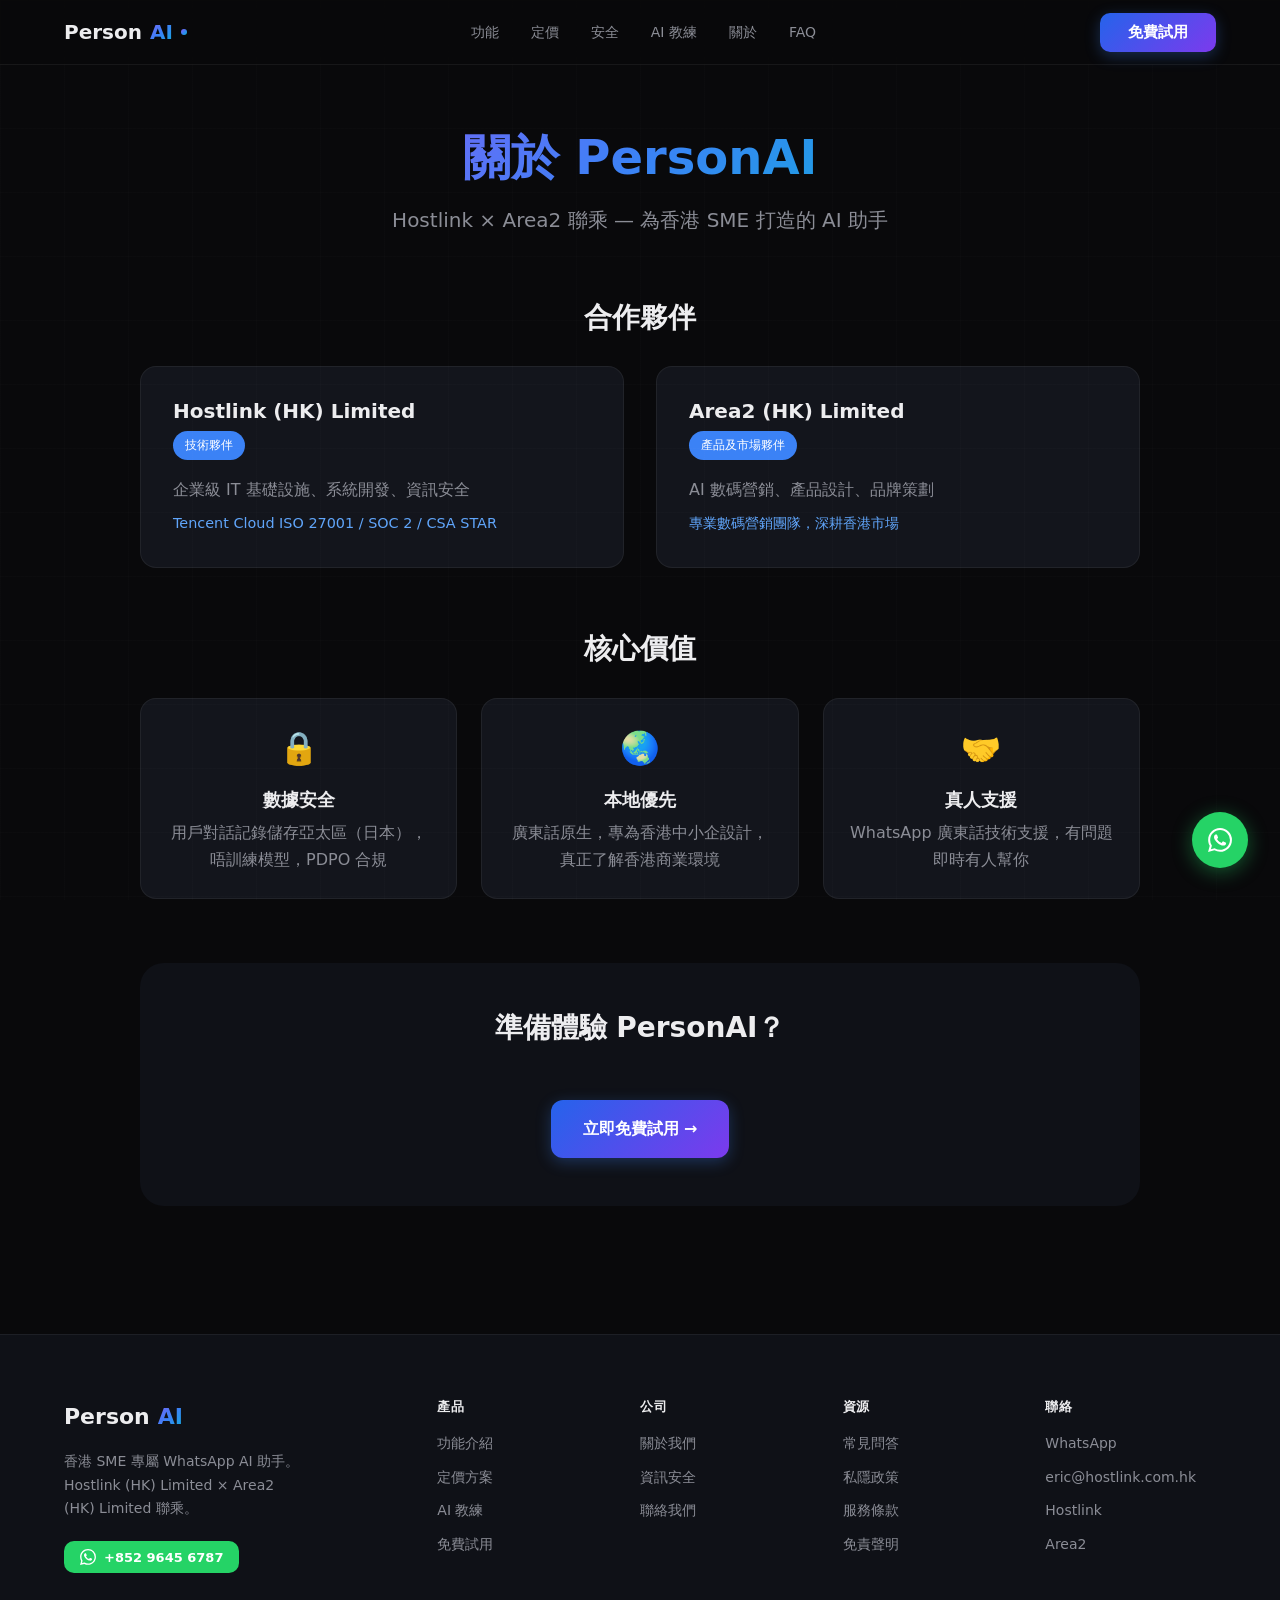
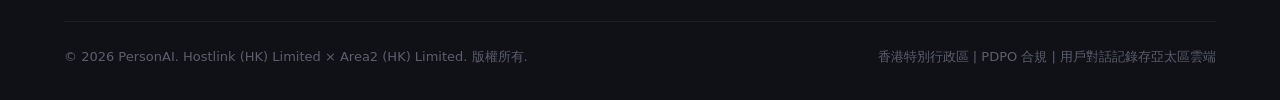
<file: about/index.html>
<!DOCTYPE html><html><head><meta charset="utf-8"><meta name="viewport" content="width=device-width, initial-scale=1"><title>PersonAI — 住喺你 WhatsApp 的 24 小時全能 AI 助手</title><style>.about-page[data-v-f2b043d5]{background:var(--bg-primary);color:var(--text-primary);min-height:100vh;padding:4rem 2rem}.hero[data-v-f2b043d5]{margin:0 auto 4rem;max-width:800px;text-align:center}.hero h1[data-v-f2b043d5]{background:var(--gradient-brand);-webkit-background-clip:text;font-size:3rem;font-weight:800;margin-bottom:1rem;-webkit-text-fill-color:transparent}.hero p[data-v-f2b043d5]{color:var(--text-secondary);font-size:1.25rem}section[data-v-f2b043d5]{margin:0 auto 4rem;max-width:1000px}h2[data-v-f2b043d5]{font-size:1.75rem;margin-bottom:2rem;text-align:center}.partnership .companies[data-v-f2b043d5]{display:grid;gap:2rem;grid-template-columns:1fr 1fr}.company-card[data-v-f2b043d5]{background:var(--bg-card);border:1px solid var(--border);border-radius:1rem;padding:2rem}.company-card h3[data-v-f2b043d5]{font-size:1.25rem;margin-bottom:.5rem}.tag[data-v-f2b043d5]{background:var(--blue);border-radius:999px;color:#fff;display:inline-block;font-size:.75rem;margin-bottom:1rem;padding:.25rem .75rem}.highlight[data-v-f2b043d5]{color:var(--blue-bright);font-size:.9rem;margin-top:.5rem}.grid-3[data-v-f2b043d5]{display:grid;gap:1.5rem;grid-template-columns:repeat(3,1fr)}.value-card[data-v-f2b043d5]{background:var(--bg-card);border:1px solid var(--border);border-radius:1rem;padding:1.5rem;text-align:center}.icon[data-v-f2b043d5]{display:block;font-size:2rem;margin-bottom:1rem}.value-card h3[data-v-f2b043d5]{font-size:1.1rem;margin-bottom:.5rem}.cta[data-v-f2b043d5]{background:var(--bg-secondary);border-radius:1.5rem;padding:3rem;text-align:center}.btn-primary[data-v-f2b043d5]{background:var(--gradient-cta);border-radius:.75rem;color:#fff;display:inline-block;font-weight:600;margin-top:1.5rem;padding:1rem 2rem;text-decoration:none}@media(max-width:768px){.grid-3[data-v-f2b043d5],.partnership .companies[data-v-f2b043d5]{grid-template-columns:1fr}}</style><link rel="stylesheet" href="/_nuxt/entry.Bs-e9i_m.css" crossorigin><link rel="preload" as="fetch" crossorigin="anonymous" href="/about/_payload.json?c4c94da0-ed55-46b5-b8c2-24ee1e294c6f"><link rel="modulepreload" as="script" crossorigin href="/_nuxt/CeZzUFw4.js"><link rel="modulepreload" as="script" crossorigin href="/_nuxt/DNvkZokH.js"><link rel="modulepreload" as="script" crossorigin href="/_nuxt/CgBcJg0e.js"><link rel="modulepreload" as="script" crossorigin href="/_nuxt/CBpvVM5y.js"><script type="module" src="/_nuxt/CeZzUFw4.js" crossorigin></script><meta name="description" content="香港 SME 專屬 WhatsApp AI 助手。廣東話原生・永久記憶・60+技能・PDPO 合規。14 日免費試用，唔使信用卡。"><meta property="og:title" content="PersonAI — 住喺你 WhatsApp 的 24 小時全能 AI 助手"><meta property="og:description" content="香港 SME 專屬 WhatsApp AI 助手。14 日免費試用，唔使信用卡。"><meta property="og:type" content="website"><meta property="og:site_name" content="PersonAI"><meta name="theme-color" content="#0A0E1A"><link rel="icon" type="image/svg+xml" href="/favicon.svg"><script id="unhead:payload" type="application/json">{"title":"PersonAI — 住喺你 WhatsApp 的 24 小時全能 AI 助手"}</script></head><body><div id="__nuxt"><div><div><header class="site-header"><nav class="nav-inner"><a href="/" class="nav-logo"><span>Person</span><span class="gradient-text">AI</span><div class="nav-logo-dot"></div></a><ul class="nav-links"><li><a href="/features" class="">功能</a></li><li><a href="/pricing" class="">定價</a></li><li><a href="/security" class="">安全</a></li><li><a href="/ai-coach" class="">AI 教練</a></li><li><a aria-current="page" href="/about" class="router-link-active router-link-exact-active">關於</a></li><li><a href="/faq" class="">FAQ</a></li></ul><div class="nav-cta"><a href="/early-access" class="btn btn-primary">免費試用</a><button class="hamburger" aria-label="選單"><span></span><span></span><span></span></button></div></nav><div class="mobile-menu"><a href="/features" class="">功能</a><a href="/pricing" class="">定價</a><a href="/security" class="">安全</a><a href="/ai-coach" class="">AI 教練</a><a aria-current="page" href="/about" class="router-link-active router-link-exact-active">關於</a><a href="/faq" class="">FAQ</a><a href="/early-access" class="btn btn-primary" style="margin-top:0.5rem;">免費試用</a></div></header><main><!--[--><div class="about-page" data-v-f2b043d5><header class="hero" data-v-f2b043d5><h1 data-v-f2b043d5>關於 PersonAI</h1><p data-v-f2b043d5>Hostlink × Area2 聯乘 — 為香港 SME 打造的 AI 助手</p></header><section class="partnership" data-v-f2b043d5><h2 data-v-f2b043d5>合作夥伴</h2><div class="companies" data-v-f2b043d5><div class="company-card" data-v-f2b043d5><h3 data-v-f2b043d5>Hostlink (HK) Limited</h3><p class="tag" data-v-f2b043d5>技術夥伴</p><p data-v-f2b043d5>企業級 IT 基礎設施、系統開發、資訊安全</p><p class="highlight" data-v-f2b043d5>Tencent Cloud ISO 27001 / SOC 2 / CSA STAR</p></div><div class="company-card" data-v-f2b043d5><h3 data-v-f2b043d5>Area2 (HK) Limited</h3><p class="tag" data-v-f2b043d5>產品及市場夥伴</p><p data-v-f2b043d5>AI 數碼營銷、產品設計、品牌策劃</p><p class="highlight" data-v-f2b043d5>專業數碼營銷團隊，深耕香港市場</p></div></div></section><section class="values" data-v-f2b043d5><h2 data-v-f2b043d5>核心價值</h2><div class="grid-3" data-v-f2b043d5><div class="value-card" data-v-f2b043d5><span class="icon" data-v-f2b043d5>🔒</span><h3 data-v-f2b043d5>數據安全</h3><p data-v-f2b043d5>用戶對話記錄儲存亞太區（日本），唔訓練模型，PDPO 合規</p></div><div class="value-card" data-v-f2b043d5><span class="icon" data-v-f2b043d5>🌏</span><h3 data-v-f2b043d5>本地優先</h3><p data-v-f2b043d5>廣東話原生，專為香港中小企設計，真正了解香港商業環境</p></div><div class="value-card" data-v-f2b043d5><span class="icon" data-v-f2b043d5>🤝</span><h3 data-v-f2b043d5>真人支援</h3><p data-v-f2b043d5>WhatsApp 廣東話技術支援，有問題即時有人幫你</p></div></div></section><section class="cta" data-v-f2b043d5><h2 data-v-f2b043d5>準備體驗 PersonAI？</h2><a href="/early-access" class="btn-primary" data-v-f2b043d5>立即免費試用 →</a></section></div><!--]--></main><footer class="site-footer"><div class="container"><div class="footer-grid"><div class="footer-col"><div class="nav-logo" style="margin-bottom:1rem;font-size:1.375rem;font-weight:800;display:flex;align-items:center;gap:0.5rem;"><span>Person</span><span class="gradient-text">AI</span></div><p style="font-size:0.875rem;max-width:240px;margin-bottom:1.25rem;">香港 SME 專屬 WhatsApp AI 助手。Hostlink (HK) Limited × Area2 (HK) Limited 聯乘。</p><div style="display:flex;gap:0.75rem;flex-wrap:wrap;"><a href="https://wa.me/85296456787" target="_blank" rel="noopener" class="btn btn-whatsapp" style="font-size:0.8125rem;padding:0.5rem 1rem;"><svg width="16" height="16" viewBox="0 0 24 24" fill="currentColor"><path d="M17.472 14.382c-.297-.149-1.758-.867-2.03-.967-.273-.099-.471-.148-.67.15-.197.297-.767.966-.94 1.164-.173.199-.347.223-.644.075-.297-.15-1.255-.463-2.39-1.475-.883-.788-1.48-1.761-1.653-2.059-.173-.297-.018-.458.13-.606.134-.133.298-.347.446-.52.149-.174.198-.298.298-.497.099-.198.05-.371-.025-.52-.075-.149-.669-1.612-.916-2.207-.242-.579-.487-.5-.669-.51-.173-.008-.371-.01-.57-.01-.198 0-.52.074-.792.372-.272.297-1.04 1.016-1.04 2.479 0 1.462 1.065 2.875 1.213 3.074.149.198 2.096 3.2 5.077 4.487.709.306 1.262.489 1.694.625.712.227 1.36.195 1.871.118.571-.085 1.758-.719 2.006-1.413.248-.694.248-1.289.173-1.413-.074-.124-.272-.198-.57-.347m-5.421 7.403h-.004a9.87 9.87 0 01-5.031-1.378l-.361-.214-3.741.982.998-3.648-.235-.374a9.86 9.86 0 01-1.51-5.26c.001-5.45 4.436-9.884 9.888-9.884 2.64 0 5.122 1.03 6.988 2.898a9.825 9.825 0 012.893 6.994c-.003 5.45-4.437 9.884-9.885 9.884m8.413-18.297A11.815 11.815 0 0012.05 0C5.495 0 .16 5.335.157 11.892c0 2.096.547 4.142 1.588 5.945L.057 24l6.305-1.654a11.882 11.882 0 005.683 1.448h.005c6.554 0 11.89-5.335 11.893-11.893a11.821 11.821 0 00-3.48-8.413z"></path></svg> +852 9645 6787 </a></div></div><div class="footer-col"><h4>產品</h4><ul><li><a href="/features" class="">功能介紹</a></li><li><a href="/pricing" class="">定價方案</a></li><li><a href="/ai-coach" class="">AI 教練</a></li><li><a href="/early-access" class="">免費試用</a></li></ul></div><div class="footer-col"><h4>公司</h4><ul><li><a aria-current="page" href="/about" class="router-link-active router-link-exact-active">關於我們</a></li><li><a href="/security" class="">資訊安全</a></li><li><a href="/contact" class="">聯絡我們</a></li></ul></div><div class="footer-col"><h4>資源</h4><ul><li><a href="/faq" class="">常見問答</a></li><li><a href="/privacy" class="">私隱政策</a></li><li><a href="/terms" class="">服務條款</a></li><li><a href="/disclaimer" class="">免責聲明</a></li></ul></div><div class="footer-col"><h4>聯絡</h4><ul><li><a href="https://wa.me/85296456787" target="_blank" rel="noopener">WhatsApp</a></li><li><a href="mailto:eric@hostlink.com.hk">eric@hostlink.com.hk</a></li><li><a href="https://www.hostlink.com.hk" target="_blank" rel="noopener">Hostlink</a></li><li><a href="https://www.area2.com" target="_blank" rel="noopener">Area2</a></li></ul></div></div><div class="footer-bottom"><p>© 2026 PersonAI. Hostlink (HK) Limited × Area2 (HK) Limited. 版權所有.</p><p>香港特別行政區 | PDPO 合規 | 用戶對話記錄存亞太區雲端</p></div></div></footer><a href="https://wa.me/85296456787" target="_blank" rel="noopener" class="whatsapp-float" aria-label="WhatsApp 聯絡我們"><svg width="24" height="24" viewBox="0 0 24 24" fill="white"><path d="M17.472 14.382c-.297-.149-1.758-.867-2.03-.967-.273-.099-.471-.148-.67.15-.197.297-.767.966-.94 1.164-.173.199-.347.223-.644.075-.297-.15-1.255-.463-2.39-1.475-.883-.788-1.48-1.761-1.653-2.059-.173-.297-.018-.458.13-.606.134-.133.298-.347.446-.52.149-.174.198-.298.298-.497.099-.198.05-.371-.025-.52-.075-.149-.669-1.612-.916-2.207-.242-.579-.487-.5-.669-.51-.173-.008-.371-.01-.57-.01-.198 0-.52.074-.792.372-.272.297-1.04 1.016-1.04 2.479 0 1.462 1.065 2.875 1.213 3.074.149.198 2.096 3.2 5.077 4.487.709.306 1.262.489 1.694.625.712.227 1.36.195 1.871.118.571-.085 1.758-.719 2.006-1.413.248-.694.248-1.289.173-1.413-.074-.124-.272-.198-.57-.347m-5.421 7.403h-.004a9.87 9.87 0 01-5.031-1.378l-.361-.214-3.741.982.998-3.648-.235-.374a9.86 9.86 0 01-1.51-5.26c.001-5.45 4.436-9.884 9.888-9.884 2.64 0 5.122 1.03 6.988 2.898a9.825 9.825 0 012.893 6.994c-.003 5.45-4.437 9.884-9.885 9.884m8.413-18.297A11.815 11.815 0 0012.05 0C5.495 0 .16 5.335.157 11.892c0 2.096.547 4.142 1.588 5.945L.057 24l6.305-1.654a11.882 11.882 0 005.683 1.448h.005c6.554 0 11.89-5.335 11.893-11.893a11.821 11.821 0 00-3.48-8.413z"></path></svg></a></div></div></div><div id="teleports"></div><script>window.__NUXT__={};window.__NUXT__.config={public:{whatsappNumber:"85296456787",whatsappUrl:"https://wa.me/85296456787"},app:{baseURL:"/",buildId:"c4c94da0-ed55-46b5-b8c2-24ee1e294c6f",buildAssetsDir:"/_nuxt/",cdnURL:""}}</script><script type="application/json" data-nuxt-data="nuxt-app" data-ssr="true" id="__NUXT_DATA__" data-src="/about/_payload.json?c4c94da0-ed55-46b5-b8c2-24ee1e294c6f">[{"state":1,"once":3,"_errors":4,"serverRendered":6,"path":7,"prerenderedAt":8},["Reactive",2],{},["Set"],["ShallowReactive",5],{},true,"\u002Fabout",1774323089843]</script></body></html>
</file>
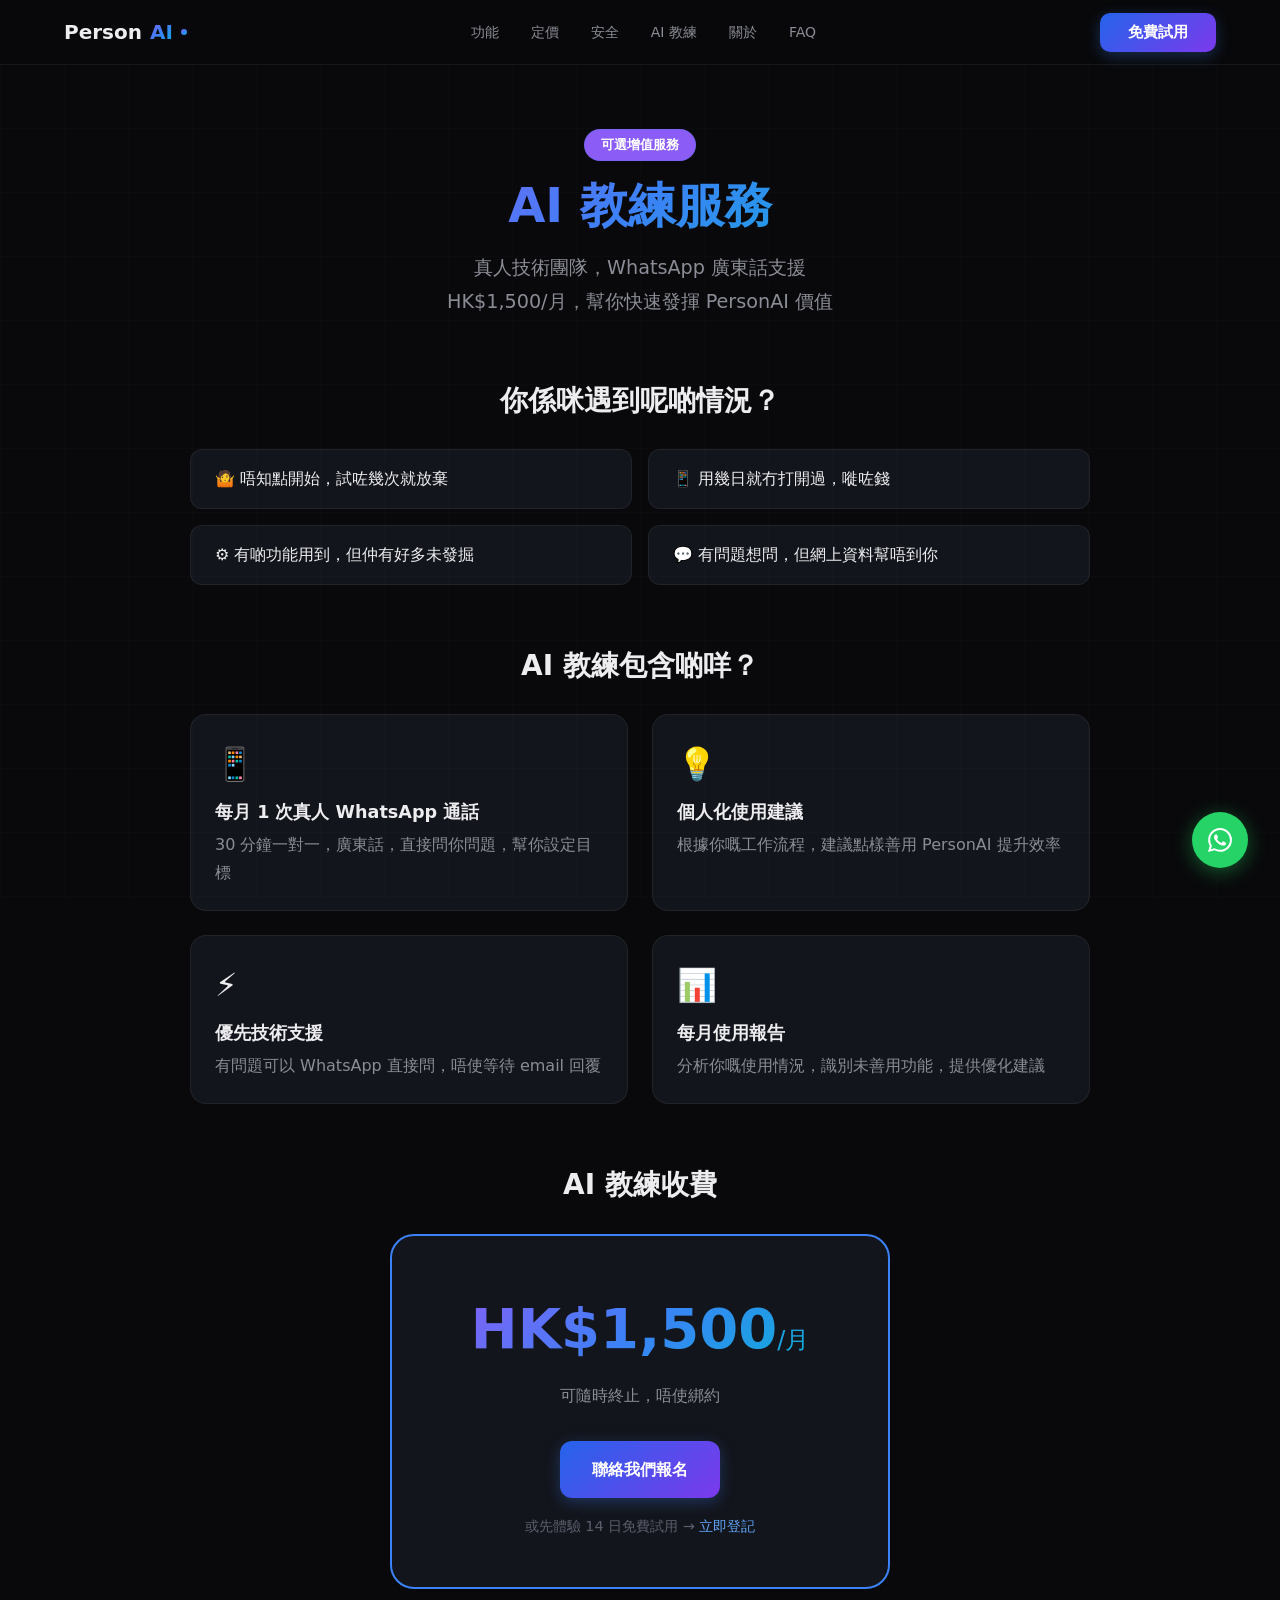
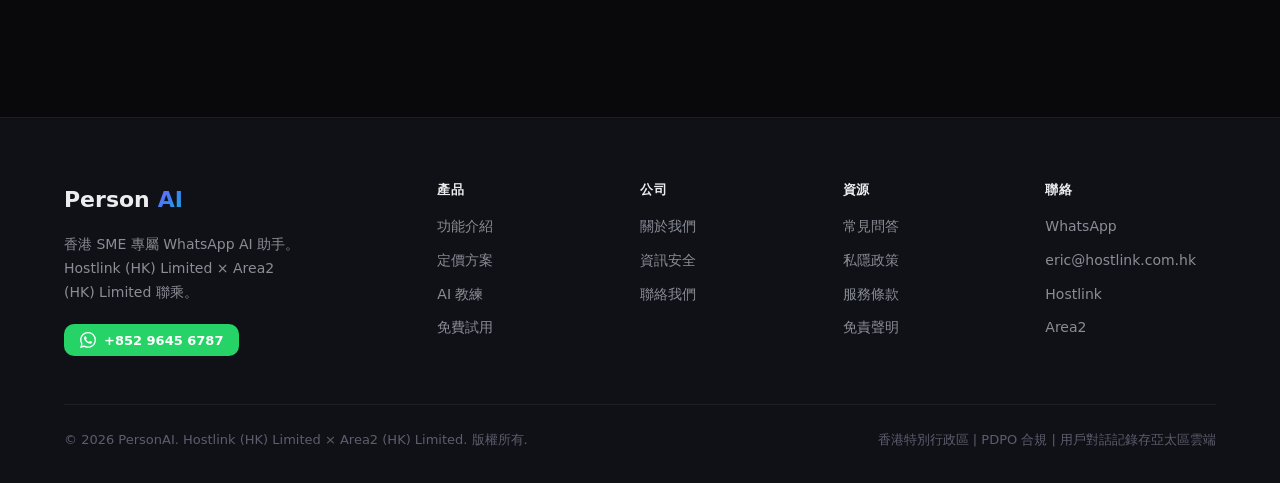
<file: ai-coach/index.html>
<!DOCTYPE html><html><head><meta charset="utf-8"><meta name="viewport" content="width=device-width, initial-scale=1"><title>PersonAI — 住喺你 WhatsApp 的 24 小時全能 AI 助手</title><style>.ai-coach-page[data-v-6c94814b]{background:var(--bg-primary);color:var(--text-primary);min-height:100vh;padding:4rem 2rem}.hero[data-v-6c94814b]{margin:0 auto 4rem;max-width:700px;text-align:center}.badge[data-v-6c94814b]{background:var(--purple);border-radius:999px;color:#fff;display:inline-block;font-size:.8rem;padding:.3rem 1rem}.badge[data-v-6c94814b],.hero h1[data-v-6c94814b]{margin-bottom:1rem}.hero h1[data-v-6c94814b]{background:var(--gradient-brand);-webkit-background-clip:text;font-size:3rem;font-weight:800;-webkit-text-fill-color:transparent}.hero p[data-v-6c94814b]{color:var(--text-secondary);font-size:1.2rem;line-height:1.8}section[data-v-6c94814b]{margin:0 auto 4rem;max-width:900px}h2[data-v-6c94814b]{font-size:1.75rem;margin-bottom:2rem;text-align:center}.pain-grid[data-v-6c94814b]{display:grid;gap:1rem;grid-template-columns:1fr 1fr}.pain[data-v-6c94814b]{background:var(--bg-card);border:1px solid var(--border);border-radius:.75rem;font-size:1rem;padding:1rem 1.5rem}.features[data-v-6c94814b]{display:grid;gap:1.5rem;grid-template-columns:1fr 1fr}.feature[data-v-6c94814b]{background:var(--bg-card);border:1px solid var(--border);border-radius:1rem;padding:1.5rem}.feature .icon[data-v-6c94814b]{display:block;font-size:2rem;margin-bottom:.75rem}.feature h3[data-v-6c94814b]{font-size:1.1rem;margin-bottom:.5rem}.price-card[data-v-6c94814b]{background:var(--bg-card);border:2px solid var(--blue);border-radius:1.5rem;margin:0 auto;max-width:500px;padding:3rem;text-align:center}.price[data-v-6c94814b]{background:var(--gradient-brand);-webkit-background-clip:text;font-size:3.5rem;font-weight:800;-webkit-text-fill-color:transparent}.price span[data-v-6c94814b]{font-size:1.5rem;font-weight:400}.desc[data-v-6c94814b]{color:var(--text-secondary);margin:.5rem 0 2rem}.btn-primary[data-v-6c94814b]{background:var(--gradient-cta);border-radius:.75rem;color:#fff;display:inline-block;font-weight:600;padding:1rem 2rem;text-decoration:none}.note[data-v-6c94814b]{color:var(--text-muted);font-size:.9rem;margin-top:1rem}.note a[data-v-6c94814b]{color:var(--blue-bright)}@media(max-width:768px){.features[data-v-6c94814b],.pain-grid[data-v-6c94814b]{grid-template-columns:1fr}}</style><link rel="stylesheet" href="/_nuxt/entry.Bs-e9i_m.css" crossorigin><link rel="preload" as="fetch" crossorigin="anonymous" href="/ai-coach/_payload.json?c4c94da0-ed55-46b5-b8c2-24ee1e294c6f"><link rel="modulepreload" as="script" crossorigin href="/_nuxt/CeZzUFw4.js"><link rel="modulepreload" as="script" crossorigin href="/_nuxt/DNvkZokH.js"><link rel="modulepreload" as="script" crossorigin href="/_nuxt/CgBcJg0e.js"><link rel="modulepreload" as="script" crossorigin href="/_nuxt/DZzB7qH9.js"><script type="module" src="/_nuxt/CeZzUFw4.js" crossorigin></script><meta name="description" content="香港 SME 專屬 WhatsApp AI 助手。廣東話原生・永久記憶・60+技能・PDPO 合規。14 日免費試用，唔使信用卡。"><meta property="og:title" content="PersonAI — 住喺你 WhatsApp 的 24 小時全能 AI 助手"><meta property="og:description" content="香港 SME 專屬 WhatsApp AI 助手。14 日免費試用，唔使信用卡。"><meta property="og:type" content="website"><meta property="og:site_name" content="PersonAI"><meta name="theme-color" content="#0A0E1A"><link rel="icon" type="image/svg+xml" href="/favicon.svg"><script id="unhead:payload" type="application/json">{"title":"PersonAI — 住喺你 WhatsApp 的 24 小時全能 AI 助手"}</script></head><body><div id="__nuxt"><div><div><header class="site-header"><nav class="nav-inner"><a href="/" class="nav-logo"><span>Person</span><span class="gradient-text">AI</span><div class="nav-logo-dot"></div></a><ul class="nav-links"><li><a href="/features" class="">功能</a></li><li><a href="/pricing" class="">定價</a></li><li><a href="/security" class="">安全</a></li><li><a aria-current="page" href="/ai-coach" class="router-link-active router-link-exact-active">AI 教練</a></li><li><a href="/about" class="">關於</a></li><li><a href="/faq" class="">FAQ</a></li></ul><div class="nav-cta"><a href="/early-access" class="btn btn-primary">免費試用</a><button class="hamburger" aria-label="選單"><span></span><span></span><span></span></button></div></nav><div class="mobile-menu"><a href="/features" class="">功能</a><a href="/pricing" class="">定價</a><a href="/security" class="">安全</a><a aria-current="page" href="/ai-coach" class="router-link-active router-link-exact-active">AI 教練</a><a href="/about" class="">關於</a><a href="/faq" class="">FAQ</a><a href="/early-access" class="btn btn-primary" style="margin-top:0.5rem;">免費試用</a></div></header><main><!--[--><div class="ai-coach-page" data-v-6c94814b><header class="hero" data-v-6c94814b><span class="badge" data-v-6c94814b>可選增值服務</span><h1 data-v-6c94814b>AI 教練服務</h1><p data-v-6c94814b>真人技術團隊，WhatsApp 廣東話支援<br data-v-6c94814b>HK$1,500/月，幫你快速發揮 PersonAI 價值</p></header><section class="value-prop" data-v-6c94814b><h2 data-v-6c94814b>你係咪遇到呢啲情況？</h2><div class="pain-grid" data-v-6c94814b><div class="pain" data-v-6c94814b>🤷 唔知點開始，試咗幾次就放棄</div><div class="pain" data-v-6c94814b>📱 用幾日就冇打開過，嘥咗錢</div><div class="pain" data-v-6c94814b>⚙️ 有啲功能用到，但仲有好多未發掘</div><div class="pain" data-v-6c94814b>💬 有問題想問，但網上資料幫唔到你</div></div></section><section class="included" data-v-6c94814b><h2 data-v-6c94814b>AI 教練包含啲咩？</h2><div class="features" data-v-6c94814b><div class="feature" data-v-6c94814b><span class="icon" data-v-6c94814b>📱</span><h3 data-v-6c94814b>每月 1 次真人 WhatsApp 通話</h3><p data-v-6c94814b>30 分鐘一對一，廣東話，直接問你問題，幫你設定目標</p></div><div class="feature" data-v-6c94814b><span class="icon" data-v-6c94814b>💡</span><h3 data-v-6c94814b>個人化使用建議</h3><p data-v-6c94814b>根據你嘅工作流程，建議點樣善用 PersonAI 提升效率</p></div><div class="feature" data-v-6c94814b><span class="icon" data-v-6c94814b>⚡</span><h3 data-v-6c94814b>優先技術支援</h3><p data-v-6c94814b>有問題可以 WhatsApp 直接問，唔使等待 email 回覆</p></div><div class="feature" data-v-6c94814b><span class="icon" data-v-6c94814b>📊</span><h3 data-v-6c94814b>每月使用報告</h3><p data-v-6c94814b>分析你嘅使用情況，識別未善用功能，提供優化建議</p></div></div></section><section class="pricing-section" data-v-6c94814b><h2 data-v-6c94814b>AI 教練收費</h2><div class="price-card" data-v-6c94814b><div class="price" data-v-6c94814b>HK$1,500<span data-v-6c94814b>/月</span></div><p class="desc" data-v-6c94814b>可隨時終止，唔使綁約</p><a href="/contact" class="btn-primary" data-v-6c94814b>聯絡我們報名</a><p class="note" data-v-6c94814b>或先體驗 14 日免費試用 → <a href="/early-access" data-v-6c94814b>立即登記</a></p></div></section></div><!--]--></main><footer class="site-footer"><div class="container"><div class="footer-grid"><div class="footer-col"><div class="nav-logo" style="margin-bottom:1rem;font-size:1.375rem;font-weight:800;display:flex;align-items:center;gap:0.5rem;"><span>Person</span><span class="gradient-text">AI</span></div><p style="font-size:0.875rem;max-width:240px;margin-bottom:1.25rem;">香港 SME 專屬 WhatsApp AI 助手。Hostlink (HK) Limited × Area2 (HK) Limited 聯乘。</p><div style="display:flex;gap:0.75rem;flex-wrap:wrap;"><a href="https://wa.me/85296456787" target="_blank" rel="noopener" class="btn btn-whatsapp" style="font-size:0.8125rem;padding:0.5rem 1rem;"><svg width="16" height="16" viewBox="0 0 24 24" fill="currentColor"><path d="M17.472 14.382c-.297-.149-1.758-.867-2.03-.967-.273-.099-.471-.148-.67.15-.197.297-.767.966-.94 1.164-.173.199-.347.223-.644.075-.297-.15-1.255-.463-2.39-1.475-.883-.788-1.48-1.761-1.653-2.059-.173-.297-.018-.458.13-.606.134-.133.298-.347.446-.52.149-.174.198-.298.298-.497.099-.198.05-.371-.025-.52-.075-.149-.669-1.612-.916-2.207-.242-.579-.487-.5-.669-.51-.173-.008-.371-.01-.57-.01-.198 0-.52.074-.792.372-.272.297-1.04 1.016-1.04 2.479 0 1.462 1.065 2.875 1.213 3.074.149.198 2.096 3.2 5.077 4.487.709.306 1.262.489 1.694.625.712.227 1.36.195 1.871.118.571-.085 1.758-.719 2.006-1.413.248-.694.248-1.289.173-1.413-.074-.124-.272-.198-.57-.347m-5.421 7.403h-.004a9.87 9.87 0 01-5.031-1.378l-.361-.214-3.741.982.998-3.648-.235-.374a9.86 9.86 0 01-1.51-5.26c.001-5.45 4.436-9.884 9.888-9.884 2.64 0 5.122 1.03 6.988 2.898a9.825 9.825 0 012.893 6.994c-.003 5.45-4.437 9.884-9.885 9.884m8.413-18.297A11.815 11.815 0 0012.05 0C5.495 0 .16 5.335.157 11.892c0 2.096.547 4.142 1.588 5.945L.057 24l6.305-1.654a11.882 11.882 0 005.683 1.448h.005c6.554 0 11.89-5.335 11.893-11.893a11.821 11.821 0 00-3.48-8.413z"></path></svg> +852 9645 6787 </a></div></div><div class="footer-col"><h4>產品</h4><ul><li><a href="/features" class="">功能介紹</a></li><li><a href="/pricing" class="">定價方案</a></li><li><a aria-current="page" href="/ai-coach" class="router-link-active router-link-exact-active">AI 教練</a></li><li><a href="/early-access" class="">免費試用</a></li></ul></div><div class="footer-col"><h4>公司</h4><ul><li><a href="/about" class="">關於我們</a></li><li><a href="/security" class="">資訊安全</a></li><li><a href="/contact" class="">聯絡我們</a></li></ul></div><div class="footer-col"><h4>資源</h4><ul><li><a href="/faq" class="">常見問答</a></li><li><a href="/privacy" class="">私隱政策</a></li><li><a href="/terms" class="">服務條款</a></li><li><a href="/disclaimer" class="">免責聲明</a></li></ul></div><div class="footer-col"><h4>聯絡</h4><ul><li><a href="https://wa.me/85296456787" target="_blank" rel="noopener">WhatsApp</a></li><li><a href="mailto:eric@hostlink.com.hk">eric@hostlink.com.hk</a></li><li><a href="https://www.hostlink.com.hk" target="_blank" rel="noopener">Hostlink</a></li><li><a href="https://www.area2.com" target="_blank" rel="noopener">Area2</a></li></ul></div></div><div class="footer-bottom"><p>© 2026 PersonAI. Hostlink (HK) Limited × Area2 (HK) Limited. 版權所有.</p><p>香港特別行政區 | PDPO 合規 | 用戶對話記錄存亞太區雲端</p></div></div></footer><a href="https://wa.me/85296456787" target="_blank" rel="noopener" class="whatsapp-float" aria-label="WhatsApp 聯絡我們"><svg width="24" height="24" viewBox="0 0 24 24" fill="white"><path d="M17.472 14.382c-.297-.149-1.758-.867-2.03-.967-.273-.099-.471-.148-.67.15-.197.297-.767.966-.94 1.164-.173.199-.347.223-.644.075-.297-.15-1.255-.463-2.39-1.475-.883-.788-1.48-1.761-1.653-2.059-.173-.297-.018-.458.13-.606.134-.133.298-.347.446-.52.149-.174.198-.298.298-.497.099-.198.05-.371-.025-.52-.075-.149-.669-1.612-.916-2.207-.242-.579-.487-.5-.669-.51-.173-.008-.371-.01-.57-.01-.198 0-.52.074-.792.372-.272.297-1.04 1.016-1.04 2.479 0 1.462 1.065 2.875 1.213 3.074.149.198 2.096 3.2 5.077 4.487.709.306 1.262.489 1.694.625.712.227 1.36.195 1.871.118.571-.085 1.758-.719 2.006-1.413.248-.694.248-1.289.173-1.413-.074-.124-.272-.198-.57-.347m-5.421 7.403h-.004a9.87 9.87 0 01-5.031-1.378l-.361-.214-3.741.982.998-3.648-.235-.374a9.86 9.86 0 01-1.51-5.26c.001-5.45 4.436-9.884 9.888-9.884 2.64 0 5.122 1.03 6.988 2.898a9.825 9.825 0 012.893 6.994c-.003 5.45-4.437 9.884-9.885 9.884m8.413-18.297A11.815 11.815 0 0012.05 0C5.495 0 .16 5.335.157 11.892c0 2.096.547 4.142 1.588 5.945L.057 24l6.305-1.654a11.882 11.882 0 005.683 1.448h.005c6.554 0 11.89-5.335 11.893-11.893a11.821 11.821 0 00-3.48-8.413z"></path></svg></a></div></div></div><div id="teleports"></div><script>window.__NUXT__={};window.__NUXT__.config={public:{whatsappNumber:"85296456787",whatsappUrl:"https://wa.me/85296456787"},app:{baseURL:"/",buildId:"c4c94da0-ed55-46b5-b8c2-24ee1e294c6f",buildAssetsDir:"/_nuxt/",cdnURL:""}}</script><script type="application/json" data-nuxt-data="nuxt-app" data-ssr="true" id="__NUXT_DATA__" data-src="/ai-coach/_payload.json?c4c94da0-ed55-46b5-b8c2-24ee1e294c6f">[{"state":1,"once":3,"_errors":4,"serverRendered":6,"path":7,"prerenderedAt":8},["Reactive",2],{},["Set"],["ShallowReactive",5],{},true,"\u002Fai-coach",1774323089843]</script></body></html>
</file>
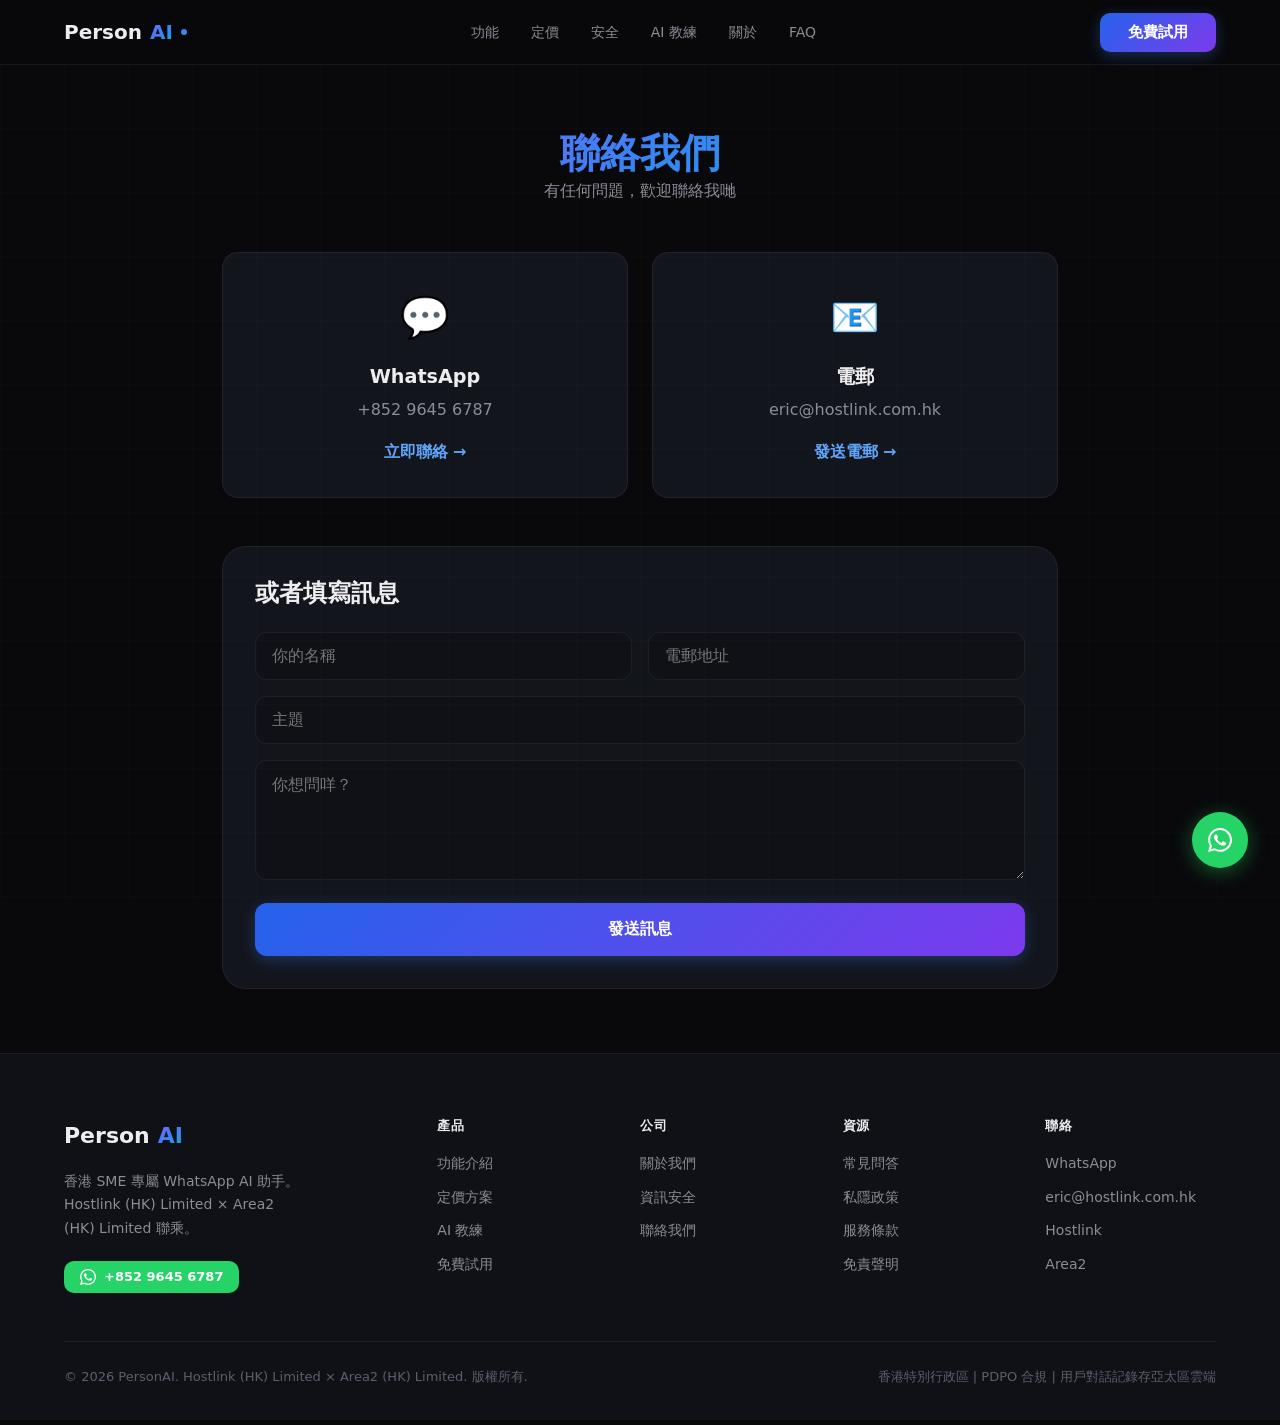
<file: contact/index.html>
<!DOCTYPE html><html><head><meta charset="utf-8"><meta name="viewport" content="width=device-width, initial-scale=1"><title>PersonAI — 住喺你 WhatsApp 的 24 小時全能 AI 助手</title><style>.contact-page[data-v-08fe897c]{background:var(--bg-primary);color:var(--text-primary);margin:0 auto;max-width:900px;min-height:100vh;padding:4rem 2rem}.hero[data-v-08fe897c]{margin-bottom:3rem;text-align:center}.hero h1[data-v-08fe897c]{background:var(--gradient-brand);-webkit-background-clip:text;font-size:2.5rem;font-weight:800;-webkit-text-fill-color:transparent}.contact-grid[data-v-08fe897c]{display:grid;gap:1.5rem;grid-template-columns:1fr 1fr;margin-bottom:3rem}.contact-card[data-v-08fe897c]{background:var(--bg-card);border:1px solid var(--border);border-radius:1rem;padding:2rem;text-align:center}.contact-card .icon[data-v-08fe897c]{display:block;font-size:2.5rem;margin-bottom:1rem}.contact-card h3[data-v-08fe897c]{font-size:1.2rem;margin-bottom:.5rem}.contact-card p[data-v-08fe897c]{color:var(--text-secondary);margin-bottom:1rem}.contact-card a[data-v-08fe897c]{color:var(--blue-bright);font-weight:600;text-decoration:none}.contact-form[data-v-08fe897c]{background:var(--bg-card);border:1px solid var(--border);border-radius:1.5rem;padding:2rem}.contact-form h2[data-v-08fe897c]{font-size:1.5rem;margin-bottom:1.5rem}.form-group[data-v-08fe897c]{display:grid;gap:1rem;grid-template-columns:1fr 1fr}input[data-v-08fe897c],textarea[data-v-08fe897c]{background:var(--bg-secondary);border:1px solid var(--border);border-radius:.75rem;color:var(--text-primary);font-size:1rem;margin-bottom:1rem;padding:.875rem 1rem;width:100%}textarea[data-v-08fe897c]{resize:vertical}.btn-primary[data-v-08fe897c]{background:var(--gradient-cta);border:none;border-radius:.75rem;color:#fff;cursor:pointer;font-size:1rem;font-weight:600;padding:1rem 2rem;width:100%}.success[data-v-08fe897c]{color:var(--green);margin-top:1rem;text-align:center}@media(max-width:768px){.contact-grid[data-v-08fe897c],.form-group[data-v-08fe897c]{grid-template-columns:1fr}}</style><link rel="stylesheet" href="/_nuxt/entry.Bs-e9i_m.css" crossorigin><link rel="preload" as="fetch" crossorigin="anonymous" href="/contact/_payload.json?c4c94da0-ed55-46b5-b8c2-24ee1e294c6f"><link rel="modulepreload" as="script" crossorigin href="/_nuxt/CeZzUFw4.js"><link rel="modulepreload" as="script" crossorigin href="/_nuxt/DNvkZokH.js"><link rel="modulepreload" as="script" crossorigin href="/_nuxt/CgBcJg0e.js"><link rel="modulepreload" as="script" crossorigin href="/_nuxt/uFsHpNxG.js"><script type="module" src="/_nuxt/CeZzUFw4.js" crossorigin></script><meta name="description" content="香港 SME 專屬 WhatsApp AI 助手。廣東話原生・永久記憶・60+技能・PDPO 合規。14 日免費試用，唔使信用卡。"><meta property="og:title" content="PersonAI — 住喺你 WhatsApp 的 24 小時全能 AI 助手"><meta property="og:description" content="香港 SME 專屬 WhatsApp AI 助手。14 日免費試用，唔使信用卡。"><meta property="og:type" content="website"><meta property="og:site_name" content="PersonAI"><meta name="theme-color" content="#0A0E1A"><link rel="icon" type="image/svg+xml" href="/favicon.svg"><script id="unhead:payload" type="application/json">{"title":"PersonAI — 住喺你 WhatsApp 的 24 小時全能 AI 助手"}</script></head><body><div id="__nuxt"><div><div><header class="site-header"><nav class="nav-inner"><a href="/" class="nav-logo"><span>Person</span><span class="gradient-text">AI</span><div class="nav-logo-dot"></div></a><ul class="nav-links"><li><a href="/features" class="">功能</a></li><li><a href="/pricing" class="">定價</a></li><li><a href="/security" class="">安全</a></li><li><a href="/ai-coach" class="">AI 教練</a></li><li><a href="/about" class="">關於</a></li><li><a href="/faq" class="">FAQ</a></li></ul><div class="nav-cta"><a href="/early-access" class="btn btn-primary">免費試用</a><button class="hamburger" aria-label="選單"><span></span><span></span><span></span></button></div></nav><div class="mobile-menu"><a href="/features" class="">功能</a><a href="/pricing" class="">定價</a><a href="/security" class="">安全</a><a href="/ai-coach" class="">AI 教練</a><a href="/about" class="">關於</a><a href="/faq" class="">FAQ</a><a href="/early-access" class="btn btn-primary" style="margin-top:0.5rem;">免費試用</a></div></header><main><!--[--><div class="contact-page" data-v-08fe897c><header class="hero" data-v-08fe897c><h1 data-v-08fe897c>聯絡我們</h1><p data-v-08fe897c>有任何問題，歡迎聯絡我哋</p></header><div class="contact-grid" data-v-08fe897c><div class="contact-card" data-v-08fe897c><span class="icon" data-v-08fe897c>💬</span><h3 data-v-08fe897c>WhatsApp</h3><p data-v-08fe897c>+852 9645 6787</p><a href="https://wa.me/85296456787" target="_blank" data-v-08fe897c>立即聯絡 →</a></div><div class="contact-card" data-v-08fe897c><span class="icon" data-v-08fe897c>📧</span><h3 data-v-08fe897c>電郵</h3><p data-v-08fe897c>eric@hostlink.com.hk</p><a href="mailto:eric@hostlink.com.hk" data-v-08fe897c>發送電郵 →</a></div></div><form class="contact-form" data-v-08fe897c><h2 data-v-08fe897c>或者填寫訊息</h2><div class="form-group" data-v-08fe897c><input value="" type="text" placeholder="你的名稱" required data-v-08fe897c><input value="" type="email" placeholder="電郵地址" required data-v-08fe897c></div><input value="" type="text" placeholder="主題" required data-v-08fe897c><textarea placeholder="你想問咩？" rows="5" required data-v-08fe897c></textarea><button type="submit" class="btn-primary" data-v-08fe897c>發送訊息</button><!----></form></div><!--]--></main><footer class="site-footer"><div class="container"><div class="footer-grid"><div class="footer-col"><div class="nav-logo" style="margin-bottom:1rem;font-size:1.375rem;font-weight:800;display:flex;align-items:center;gap:0.5rem;"><span>Person</span><span class="gradient-text">AI</span></div><p style="font-size:0.875rem;max-width:240px;margin-bottom:1.25rem;">香港 SME 專屬 WhatsApp AI 助手。Hostlink (HK) Limited × Area2 (HK) Limited 聯乘。</p><div style="display:flex;gap:0.75rem;flex-wrap:wrap;"><a href="https://wa.me/85296456787" target="_blank" rel="noopener" class="btn btn-whatsapp" style="font-size:0.8125rem;padding:0.5rem 1rem;"><svg width="16" height="16" viewBox="0 0 24 24" fill="currentColor"><path d="M17.472 14.382c-.297-.149-1.758-.867-2.03-.967-.273-.099-.471-.148-.67.15-.197.297-.767.966-.94 1.164-.173.199-.347.223-.644.075-.297-.15-1.255-.463-2.39-1.475-.883-.788-1.48-1.761-1.653-2.059-.173-.297-.018-.458.13-.606.134-.133.298-.347.446-.52.149-.174.198-.298.298-.497.099-.198.05-.371-.025-.52-.075-.149-.669-1.612-.916-2.207-.242-.579-.487-.5-.669-.51-.173-.008-.371-.01-.57-.01-.198 0-.52.074-.792.372-.272.297-1.04 1.016-1.04 2.479 0 1.462 1.065 2.875 1.213 3.074.149.198 2.096 3.2 5.077 4.487.709.306 1.262.489 1.694.625.712.227 1.36.195 1.871.118.571-.085 1.758-.719 2.006-1.413.248-.694.248-1.289.173-1.413-.074-.124-.272-.198-.57-.347m-5.421 7.403h-.004a9.87 9.87 0 01-5.031-1.378l-.361-.214-3.741.982.998-3.648-.235-.374a9.86 9.86 0 01-1.51-5.26c.001-5.45 4.436-9.884 9.888-9.884 2.64 0 5.122 1.03 6.988 2.898a9.825 9.825 0 012.893 6.994c-.003 5.45-4.437 9.884-9.885 9.884m8.413-18.297A11.815 11.815 0 0012.05 0C5.495 0 .16 5.335.157 11.892c0 2.096.547 4.142 1.588 5.945L.057 24l6.305-1.654a11.882 11.882 0 005.683 1.448h.005c6.554 0 11.89-5.335 11.893-11.893a11.821 11.821 0 00-3.48-8.413z"></path></svg> +852 9645 6787 </a></div></div><div class="footer-col"><h4>產品</h4><ul><li><a href="/features" class="">功能介紹</a></li><li><a href="/pricing" class="">定價方案</a></li><li><a href="/ai-coach" class="">AI 教練</a></li><li><a href="/early-access" class="">免費試用</a></li></ul></div><div class="footer-col"><h4>公司</h4><ul><li><a href="/about" class="">關於我們</a></li><li><a href="/security" class="">資訊安全</a></li><li><a aria-current="page" href="/contact" class="router-link-active router-link-exact-active">聯絡我們</a></li></ul></div><div class="footer-col"><h4>資源</h4><ul><li><a href="/faq" class="">常見問答</a></li><li><a href="/privacy" class="">私隱政策</a></li><li><a href="/terms" class="">服務條款</a></li><li><a href="/disclaimer" class="">免責聲明</a></li></ul></div><div class="footer-col"><h4>聯絡</h4><ul><li><a href="https://wa.me/85296456787" target="_blank" rel="noopener">WhatsApp</a></li><li><a href="mailto:eric@hostlink.com.hk">eric@hostlink.com.hk</a></li><li><a href="https://www.hostlink.com.hk" target="_blank" rel="noopener">Hostlink</a></li><li><a href="https://www.area2.com" target="_blank" rel="noopener">Area2</a></li></ul></div></div><div class="footer-bottom"><p>© 2026 PersonAI. Hostlink (HK) Limited × Area2 (HK) Limited. 版權所有.</p><p>香港特別行政區 | PDPO 合規 | 用戶對話記錄存亞太區雲端</p></div></div></footer><a href="https://wa.me/85296456787" target="_blank" rel="noopener" class="whatsapp-float" aria-label="WhatsApp 聯絡我們"><svg width="24" height="24" viewBox="0 0 24 24" fill="white"><path d="M17.472 14.382c-.297-.149-1.758-.867-2.03-.967-.273-.099-.471-.148-.67.15-.197.297-.767.966-.94 1.164-.173.199-.347.223-.644.075-.297-.15-1.255-.463-2.39-1.475-.883-.788-1.48-1.761-1.653-2.059-.173-.297-.018-.458.13-.606.134-.133.298-.347.446-.52.149-.174.198-.298.298-.497.099-.198.05-.371-.025-.52-.075-.149-.669-1.612-.916-2.207-.242-.579-.487-.5-.669-.51-.173-.008-.371-.01-.57-.01-.198 0-.52.074-.792.372-.272.297-1.04 1.016-1.04 2.479 0 1.462 1.065 2.875 1.213 3.074.149.198 2.096 3.2 5.077 4.487.709.306 1.262.489 1.694.625.712.227 1.36.195 1.871.118.571-.085 1.758-.719 2.006-1.413.248-.694.248-1.289.173-1.413-.074-.124-.272-.198-.57-.347m-5.421 7.403h-.004a9.87 9.87 0 01-5.031-1.378l-.361-.214-3.741.982.998-3.648-.235-.374a9.86 9.86 0 01-1.51-5.26c.001-5.45 4.436-9.884 9.888-9.884 2.64 0 5.122 1.03 6.988 2.898a9.825 9.825 0 012.893 6.994c-.003 5.45-4.437 9.884-9.885 9.884m8.413-18.297A11.815 11.815 0 0012.05 0C5.495 0 .16 5.335.157 11.892c0 2.096.547 4.142 1.588 5.945L.057 24l6.305-1.654a11.882 11.882 0 005.683 1.448h.005c6.554 0 11.89-5.335 11.893-11.893a11.821 11.821 0 00-3.48-8.413z"></path></svg></a></div></div></div><div id="teleports"></div><script>window.__NUXT__={};window.__NUXT__.config={public:{whatsappNumber:"85296456787",whatsappUrl:"https://wa.me/85296456787"},app:{baseURL:"/",buildId:"c4c94da0-ed55-46b5-b8c2-24ee1e294c6f",buildAssetsDir:"/_nuxt/",cdnURL:""}}</script><script type="application/json" data-nuxt-data="nuxt-app" data-ssr="true" id="__NUXT_DATA__" data-src="/contact/_payload.json?c4c94da0-ed55-46b5-b8c2-24ee1e294c6f">[{"state":1,"once":3,"_errors":4,"serverRendered":6,"path":7,"prerenderedAt":8},["Reactive",2],{},["Set"],["ShallowReactive",5],{},true,"\u002Fcontact",1774323089974]</script></body></html>
</file>
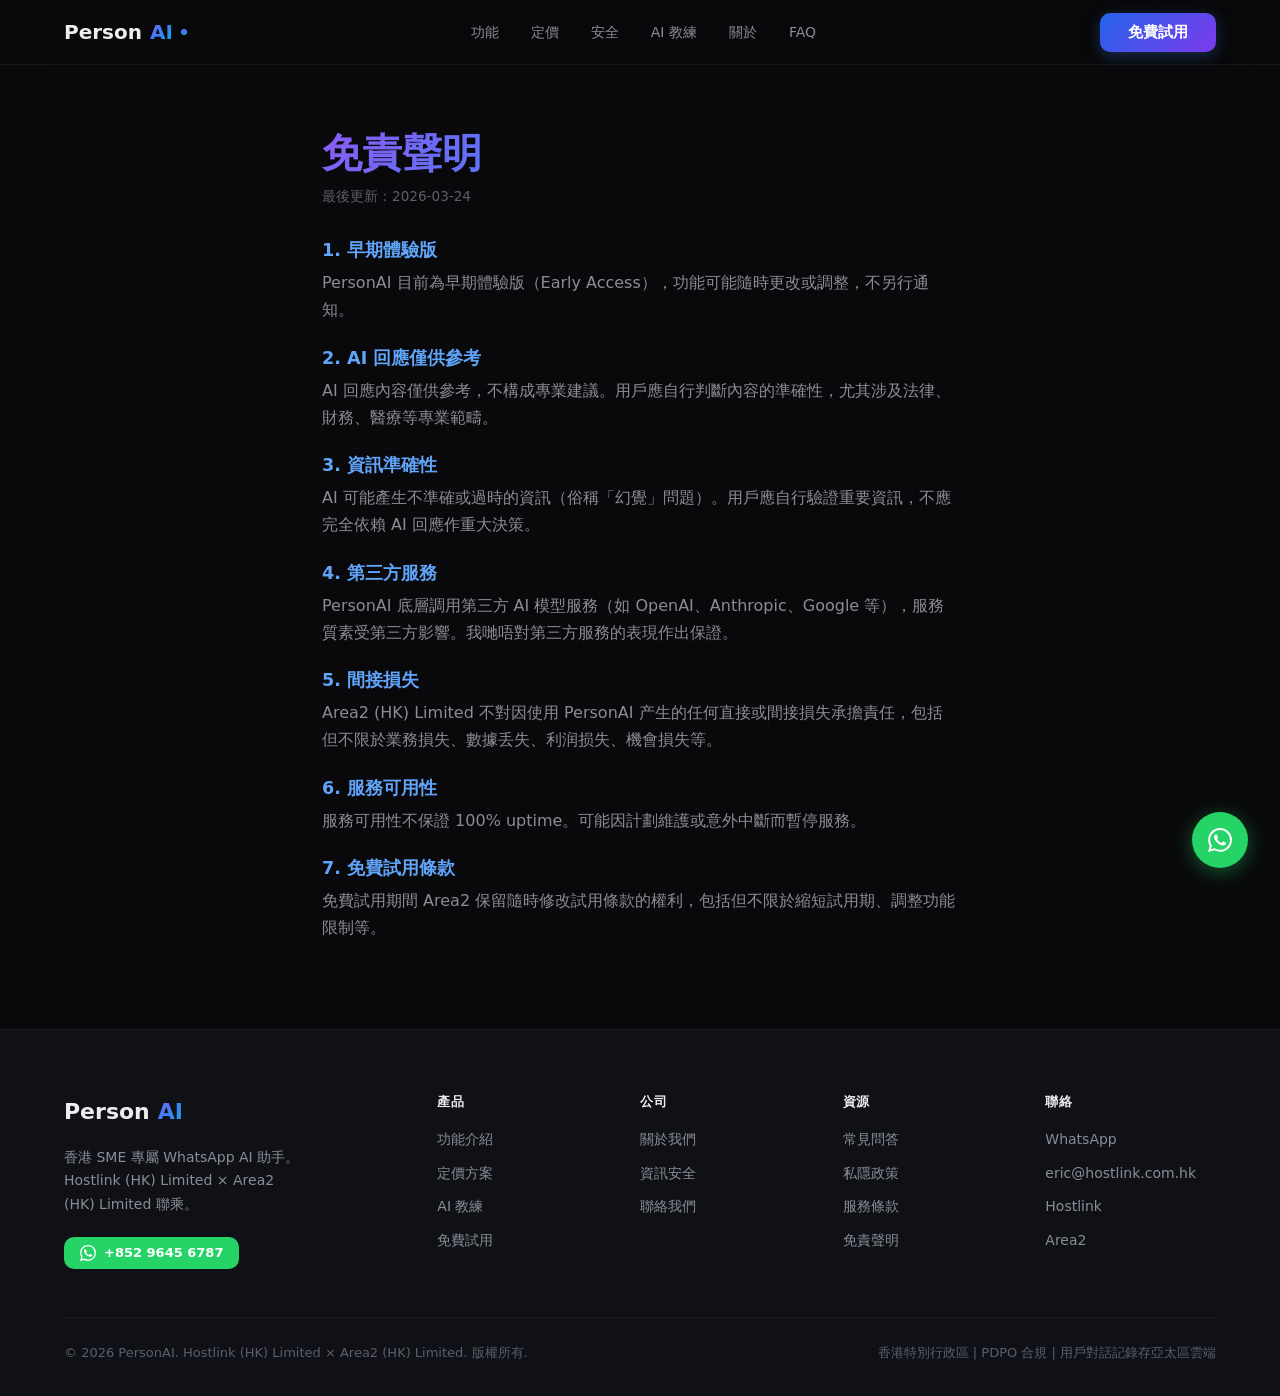
<file: disclaimer/index.html>
<!DOCTYPE html><html><head><meta charset="utf-8"><meta name="viewport" content="width=device-width, initial-scale=1"><title>PersonAI — 住喺你 WhatsApp 的 24 小時全能 AI 助手</title><style>.legal-page[data-v-16b4882e]{background:var(--bg-primary);color:var(--text-primary);margin:0 auto;max-width:700px;min-height:100vh;padding:4rem 2rem}h1[data-v-16b4882e]{background:var(--gradient-brand);-webkit-background-clip:text;font-size:2.5rem;font-weight:800;-webkit-text-fill-color:transparent;margin-bottom:.5rem}.updated[data-v-16b4882e]{color:var(--text-muted);font-size:.85rem;margin-bottom:2rem}section[data-v-16b4882e]{margin-bottom:1.5rem}h2[data-v-16b4882e]{color:var(--blue-bright);font-size:1.1rem;font-weight:700;margin-bottom:.5rem}p[data-v-16b4882e]{color:var(--text-secondary);line-height:1.7}</style><link rel="stylesheet" href="/_nuxt/entry.Bs-e9i_m.css" crossorigin><link rel="preload" as="fetch" crossorigin="anonymous" href="/disclaimer/_payload.json?c4c94da0-ed55-46b5-b8c2-24ee1e294c6f"><link rel="modulepreload" as="script" crossorigin href="/_nuxt/CeZzUFw4.js"><link rel="modulepreload" as="script" crossorigin href="/_nuxt/DNvkZokH.js"><link rel="modulepreload" as="script" crossorigin href="/_nuxt/CgBcJg0e.js"><link rel="modulepreload" as="script" crossorigin href="/_nuxt/BDH4RvOn.js"><script type="module" src="/_nuxt/CeZzUFw4.js" crossorigin></script><meta name="description" content="香港 SME 專屬 WhatsApp AI 助手。廣東話原生・永久記憶・60+技能・PDPO 合規。14 日免費試用，唔使信用卡。"><meta property="og:title" content="PersonAI — 住喺你 WhatsApp 的 24 小時全能 AI 助手"><meta property="og:description" content="香港 SME 專屬 WhatsApp AI 助手。14 日免費試用，唔使信用卡。"><meta property="og:type" content="website"><meta property="og:site_name" content="PersonAI"><meta name="theme-color" content="#0A0E1A"><link rel="icon" type="image/svg+xml" href="/favicon.svg"><script id="unhead:payload" type="application/json">{"title":"PersonAI — 住喺你 WhatsApp 的 24 小時全能 AI 助手"}</script></head><body><div id="__nuxt"><div><div><header class="site-header"><nav class="nav-inner"><a href="/" class="nav-logo"><span>Person</span><span class="gradient-text">AI</span><div class="nav-logo-dot"></div></a><ul class="nav-links"><li><a href="/features" class="">功能</a></li><li><a href="/pricing" class="">定價</a></li><li><a href="/security" class="">安全</a></li><li><a href="/ai-coach" class="">AI 教練</a></li><li><a href="/about" class="">關於</a></li><li><a href="/faq" class="">FAQ</a></li></ul><div class="nav-cta"><a href="/early-access" class="btn btn-primary">免費試用</a><button class="hamburger" aria-label="選單"><span></span><span></span><span></span></button></div></nav><div class="mobile-menu"><a href="/features" class="">功能</a><a href="/pricing" class="">定價</a><a href="/security" class="">安全</a><a href="/ai-coach" class="">AI 教練</a><a href="/about" class="">關於</a><a href="/faq" class="">FAQ</a><a href="/early-access" class="btn btn-primary" style="margin-top:0.5rem;">免費試用</a></div></header><main><!--[--><div class="legal-page" data-v-16b4882e><h1 data-v-16b4882e>免責聲明</h1><p class="updated" data-v-16b4882e>最後更新：2026-03-24</p><div class="content" data-v-16b4882e><section data-v-16b4882e><h2 data-v-16b4882e>1. 早期體驗版</h2><p data-v-16b4882e>PersonAI 目前為早期體驗版（Early Access），功能可能隨時更改或調整，不另行通知。</p></section><section data-v-16b4882e><h2 data-v-16b4882e>2. AI 回應僅供參考</h2><p data-v-16b4882e>AI 回應內容僅供參考，不構成專業建議。用戶應自行判斷內容的準確性，尤其涉及法律、財務、醫療等專業範疇。</p></section><section data-v-16b4882e><h2 data-v-16b4882e>3. 資訊準確性</h2><p data-v-16b4882e>AI 可能產生不準確或過時的資訊（俗稱「幻覺」問題）。用戶應自行驗證重要資訊，不應完全依賴 AI 回應作重大決策。</p></section><section data-v-16b4882e><h2 data-v-16b4882e>4. 第三方服務</h2><p data-v-16b4882e>PersonAI 底層調用第三方 AI 模型服務（如 OpenAI、Anthropic、Google 等），服務質素受第三方影響。我哋唔對第三方服務的表現作出保證。</p></section><section data-v-16b4882e><h2 data-v-16b4882e>5. 間接損失</h2><p data-v-16b4882e>Area2 (HK) Limited 不對因使用 PersonAI 产生的任何直接或間接損失承擔責任，包括但不限於業務損失、數據丢失、利润损失、機會損失等。</p></section><section data-v-16b4882e><h2 data-v-16b4882e>6. 服務可用性</h2><p data-v-16b4882e>服務可用性不保證 100% uptime。可能因計劃維護或意外中斷而暫停服務。</p></section><section data-v-16b4882e><h2 data-v-16b4882e>7. 免費試用條款</h2><p data-v-16b4882e>免費試用期間 Area2 保留隨時修改試用條款的權利，包括但不限於縮短試用期、調整功能限制等。</p></section></div></div><!--]--></main><footer class="site-footer"><div class="container"><div class="footer-grid"><div class="footer-col"><div class="nav-logo" style="margin-bottom:1rem;font-size:1.375rem;font-weight:800;display:flex;align-items:center;gap:0.5rem;"><span>Person</span><span class="gradient-text">AI</span></div><p style="font-size:0.875rem;max-width:240px;margin-bottom:1.25rem;">香港 SME 專屬 WhatsApp AI 助手。Hostlink (HK) Limited × Area2 (HK) Limited 聯乘。</p><div style="display:flex;gap:0.75rem;flex-wrap:wrap;"><a href="https://wa.me/85296456787" target="_blank" rel="noopener" class="btn btn-whatsapp" style="font-size:0.8125rem;padding:0.5rem 1rem;"><svg width="16" height="16" viewBox="0 0 24 24" fill="currentColor"><path d="M17.472 14.382c-.297-.149-1.758-.867-2.03-.967-.273-.099-.471-.148-.67.15-.197.297-.767.966-.94 1.164-.173.199-.347.223-.644.075-.297-.15-1.255-.463-2.39-1.475-.883-.788-1.48-1.761-1.653-2.059-.173-.297-.018-.458.13-.606.134-.133.298-.347.446-.52.149-.174.198-.298.298-.497.099-.198.05-.371-.025-.52-.075-.149-.669-1.612-.916-2.207-.242-.579-.487-.5-.669-.51-.173-.008-.371-.01-.57-.01-.198 0-.52.074-.792.372-.272.297-1.04 1.016-1.04 2.479 0 1.462 1.065 2.875 1.213 3.074.149.198 2.096 3.2 5.077 4.487.709.306 1.262.489 1.694.625.712.227 1.36.195 1.871.118.571-.085 1.758-.719 2.006-1.413.248-.694.248-1.289.173-1.413-.074-.124-.272-.198-.57-.347m-5.421 7.403h-.004a9.87 9.87 0 01-5.031-1.378l-.361-.214-3.741.982.998-3.648-.235-.374a9.86 9.86 0 01-1.51-5.26c.001-5.45 4.436-9.884 9.888-9.884 2.64 0 5.122 1.03 6.988 2.898a9.825 9.825 0 012.893 6.994c-.003 5.45-4.437 9.884-9.885 9.884m8.413-18.297A11.815 11.815 0 0012.05 0C5.495 0 .16 5.335.157 11.892c0 2.096.547 4.142 1.588 5.945L.057 24l6.305-1.654a11.882 11.882 0 005.683 1.448h.005c6.554 0 11.89-5.335 11.893-11.893a11.821 11.821 0 00-3.48-8.413z"></path></svg> +852 9645 6787 </a></div></div><div class="footer-col"><h4>產品</h4><ul><li><a href="/features" class="">功能介紹</a></li><li><a href="/pricing" class="">定價方案</a></li><li><a href="/ai-coach" class="">AI 教練</a></li><li><a href="/early-access" class="">免費試用</a></li></ul></div><div class="footer-col"><h4>公司</h4><ul><li><a href="/about" class="">關於我們</a></li><li><a href="/security" class="">資訊安全</a></li><li><a href="/contact" class="">聯絡我們</a></li></ul></div><div class="footer-col"><h4>資源</h4><ul><li><a href="/faq" class="">常見問答</a></li><li><a href="/privacy" class="">私隱政策</a></li><li><a href="/terms" class="">服務條款</a></li><li><a aria-current="page" href="/disclaimer" class="router-link-active router-link-exact-active">免責聲明</a></li></ul></div><div class="footer-col"><h4>聯絡</h4><ul><li><a href="https://wa.me/85296456787" target="_blank" rel="noopener">WhatsApp</a></li><li><a href="mailto:eric@hostlink.com.hk">eric@hostlink.com.hk</a></li><li><a href="https://www.hostlink.com.hk" target="_blank" rel="noopener">Hostlink</a></li><li><a href="https://www.area2.com" target="_blank" rel="noopener">Area2</a></li></ul></div></div><div class="footer-bottom"><p>© 2026 PersonAI. Hostlink (HK) Limited × Area2 (HK) Limited. 版權所有.</p><p>香港特別行政區 | PDPO 合規 | 用戶對話記錄存亞太區雲端</p></div></div></footer><a href="https://wa.me/85296456787" target="_blank" rel="noopener" class="whatsapp-float" aria-label="WhatsApp 聯絡我們"><svg width="24" height="24" viewBox="0 0 24 24" fill="white"><path d="M17.472 14.382c-.297-.149-1.758-.867-2.03-.967-.273-.099-.471-.148-.67.15-.197.297-.767.966-.94 1.164-.173.199-.347.223-.644.075-.297-.15-1.255-.463-2.39-1.475-.883-.788-1.48-1.761-1.653-2.059-.173-.297-.018-.458.13-.606.134-.133.298-.347.446-.52.149-.174.198-.298.298-.497.099-.198.05-.371-.025-.52-.075-.149-.669-1.612-.916-2.207-.242-.579-.487-.5-.669-.51-.173-.008-.371-.01-.57-.01-.198 0-.52.074-.792.372-.272.297-1.04 1.016-1.04 2.479 0 1.462 1.065 2.875 1.213 3.074.149.198 2.096 3.2 5.077 4.487.709.306 1.262.489 1.694.625.712.227 1.36.195 1.871.118.571-.085 1.758-.719 2.006-1.413.248-.694.248-1.289.173-1.413-.074-.124-.272-.198-.57-.347m-5.421 7.403h-.004a9.87 9.87 0 01-5.031-1.378l-.361-.214-3.741.982.998-3.648-.235-.374a9.86 9.86 0 01-1.51-5.26c.001-5.45 4.436-9.884 9.888-9.884 2.64 0 5.122 1.03 6.988 2.898a9.825 9.825 0 012.893 6.994c-.003 5.45-4.437 9.884-9.885 9.884m8.413-18.297A11.815 11.815 0 0012.05 0C5.495 0 .16 5.335.157 11.892c0 2.096.547 4.142 1.588 5.945L.057 24l6.305-1.654a11.882 11.882 0 005.683 1.448h.005c6.554 0 11.89-5.335 11.893-11.893a11.821 11.821 0 00-3.48-8.413z"></path></svg></a></div></div></div><div id="teleports"></div><script>window.__NUXT__={};window.__NUXT__.config={public:{whatsappNumber:"85296456787",whatsappUrl:"https://wa.me/85296456787"},app:{baseURL:"/",buildId:"c4c94da0-ed55-46b5-b8c2-24ee1e294c6f",buildAssetsDir:"/_nuxt/",cdnURL:""}}</script><script type="application/json" data-nuxt-data="nuxt-app" data-ssr="true" id="__NUXT_DATA__" data-src="/disclaimer/_payload.json?c4c94da0-ed55-46b5-b8c2-24ee1e294c6f">[{"state":1,"once":3,"_errors":4,"serverRendered":6,"path":7,"prerenderedAt":8},["Reactive",2],{},["Set"],["ShallowReactive",5],{},true,"\u002Fdisclaimer",1774323090004]</script></body></html>
</file>
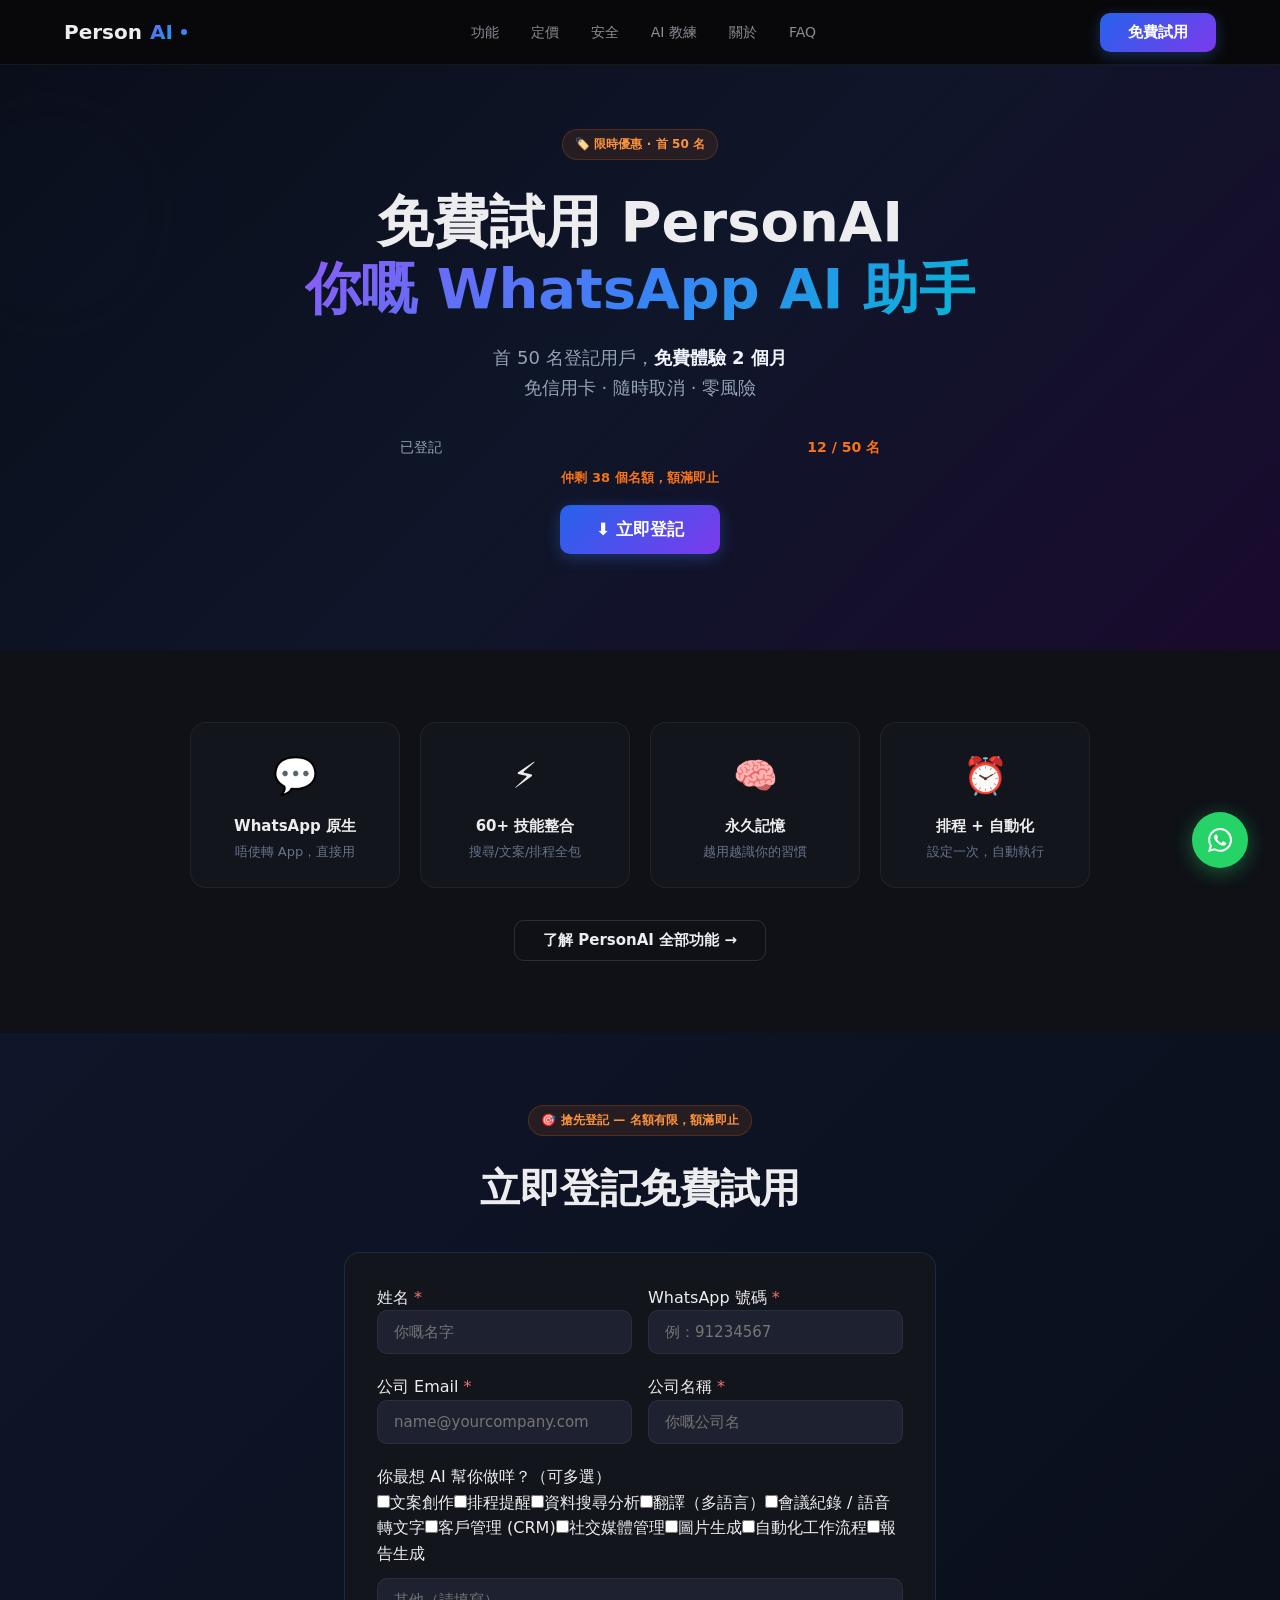
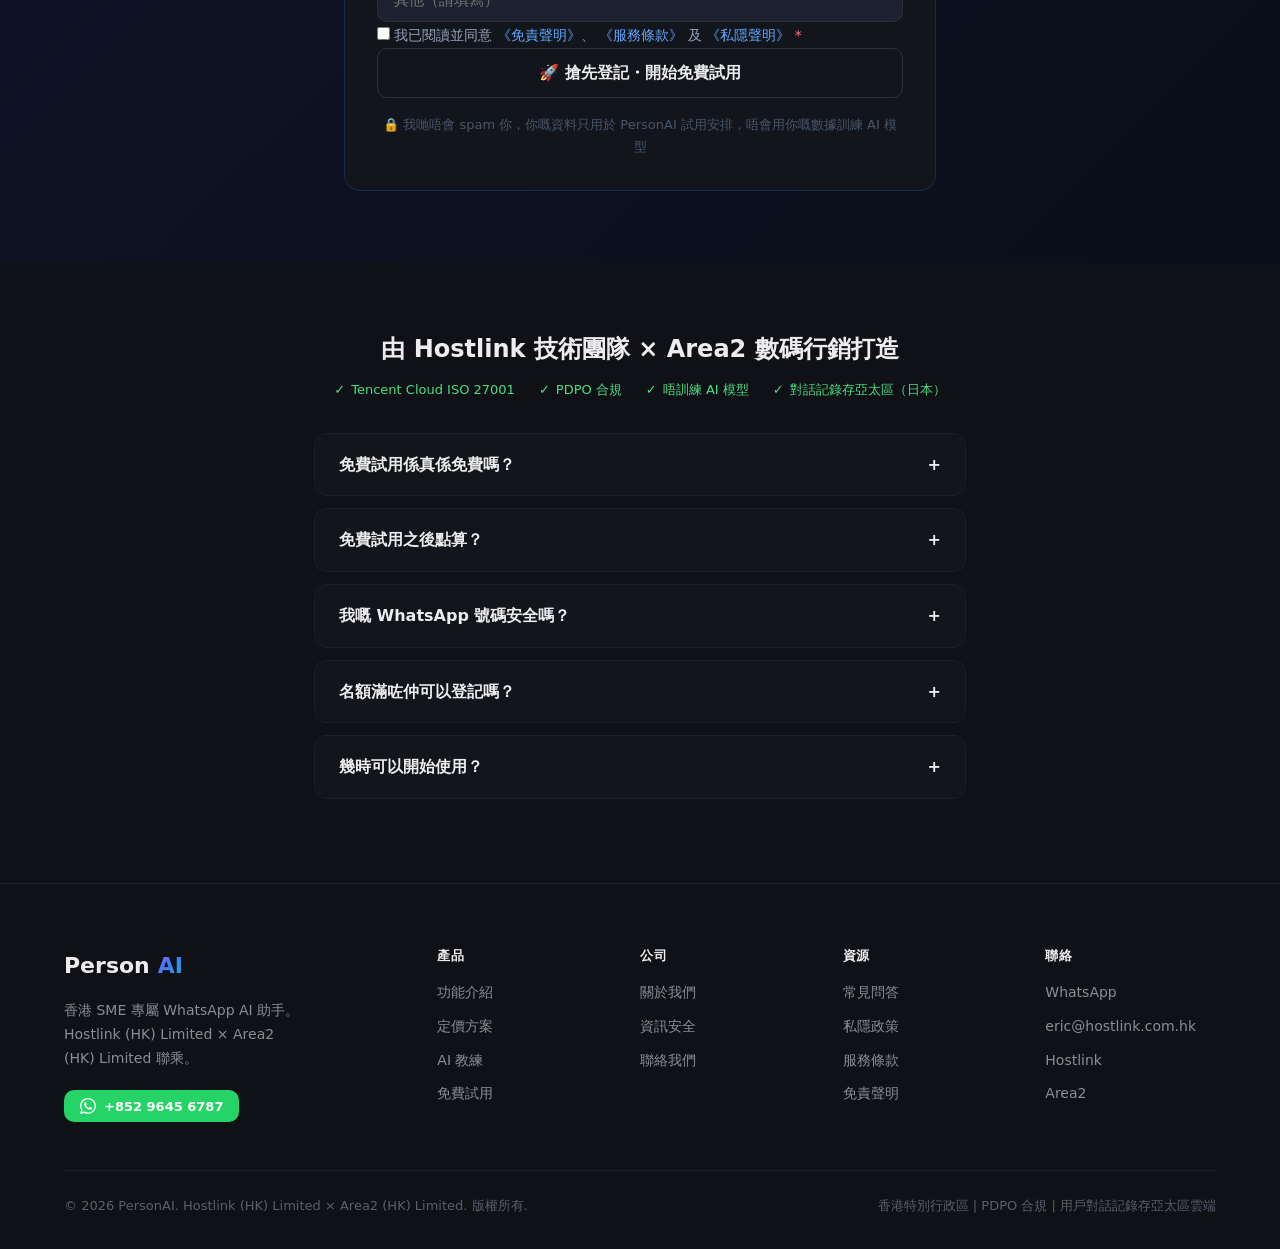
<file: early-access/index.html>
<!DOCTYPE html><html><head><meta charset="utf-8"><meta name="viewport" content="width=device-width, initial-scale=1"><title>PersonAI — 住喺你 WhatsApp 的 24 小時全能 AI 助手</title><style>@media(max-width:768px){.grid-2[style*="gap: 1rem"][data-v-1e0fec64]{grid-template-columns:1fr!important}}</style><link rel="stylesheet" href="/_nuxt/entry.Bs-e9i_m.css" crossorigin><link rel="preload" as="fetch" crossorigin="anonymous" href="/early-access/_payload.json?c4c94da0-ed55-46b5-b8c2-24ee1e294c6f"><link rel="modulepreload" as="script" crossorigin href="/_nuxt/CeZzUFw4.js"><link rel="modulepreload" as="script" crossorigin href="/_nuxt/DNvkZokH.js"><link rel="modulepreload" as="script" crossorigin href="/_nuxt/CgBcJg0e.js"><link rel="modulepreload" as="script" crossorigin href="/_nuxt/DzP0JpWa.js"><link rel="modulepreload" as="script" crossorigin href="/_nuxt/DvQOp89M.js"><link rel="modulepreload" as="script" crossorigin href="/_nuxt/CYnEcq5I.js"><script type="module" src="/_nuxt/CeZzUFw4.js" crossorigin></script><meta name="description" content="香港 SME 專屬 WhatsApp AI 助手。廣東話原生・永久記憶・60+技能・PDPO 合規。14 日免費試用，唔使信用卡。"><meta property="og:title" content="PersonAI — 住喺你 WhatsApp 的 24 小時全能 AI 助手"><meta property="og:description" content="香港 SME 專屬 WhatsApp AI 助手。14 日免費試用，唔使信用卡。"><meta property="og:type" content="website"><meta property="og:site_name" content="PersonAI"><meta name="theme-color" content="#0A0E1A"><link rel="icon" type="image/svg+xml" href="/favicon.svg"><script id="unhead:payload" type="application/json">{"title":"PersonAI — 住喺你 WhatsApp 的 24 小時全能 AI 助手"}</script></head><body><div id="__nuxt"><div><div><header class="site-header"><nav class="nav-inner"><a href="/" class="nav-logo"><span>Person</span><span class="gradient-text">AI</span><div class="nav-logo-dot"></div></a><ul class="nav-links"><li><a href="/features" class="">功能</a></li><li><a href="/pricing" class="">定價</a></li><li><a href="/security" class="">安全</a></li><li><a href="/ai-coach" class="">AI 教練</a></li><li><a href="/about" class="">關於</a></li><li><a href="/faq" class="">FAQ</a></li></ul><div class="nav-cta"><a aria-current="page" href="/early-access" class="router-link-active router-link-exact-active btn btn-primary">免費試用</a><button class="hamburger" aria-label="選單"><span></span><span></span><span></span></button></div></nav><div class="mobile-menu"><a href="/features" class="">功能</a><a href="/pricing" class="">定價</a><a href="/security" class="">安全</a><a href="/ai-coach" class="">AI 教練</a><a href="/about" class="">關於</a><a href="/faq" class="">FAQ</a><a aria-current="page" href="/early-access" class="router-link-active router-link-exact-active btn btn-primary" style="margin-top:0.5rem;">免費試用</a></div></header><main><!--[--><div data-v-1e0fec64><!--[--><title data-v-1e0fec64>Early Access 優先登記 | PersonAI — 首 50 名免費試用 2 個月</title><meta name="description" content="搶先登記 PersonAI Early Access，首 50 名享免費體驗 2 個月。公司 Email 登記，免信用卡，PDPO 合規。" data-v-1e0fec64><!--]--><section class="section" style="background:linear-gradient(135deg, #0A0E1A 0%, #0F1629 50%, #1A0A2E 100%);position:relative;overflow:hidden;padding-top:4rem;" data-v-1e0fec64><div class="glow-orb glow-blue" style="width:500px;height:500px;top:-100px;left:-200px;opacity:0.15;" data-v-1e0fec64></div><div class="glow-orb glow-purple" style="width:400px;height:400px;top:50px;right:-100px;opacity:0.12;" data-v-1e0fec64></div><div class="container" style="max-width:800px;text-align:center;position:relative;z-index:1;" data-v-1e0fec64><div class="badge badge-orange mb-2" style="display:inline-flex;" data-v-1e0fec64>🏷️ 限時優惠 · 首 50 名</div><h1 style="margin-bottom:1.25rem;margin-top:0.75rem;" data-v-1e0fec64> 免費試用 PersonAI<br data-v-1e0fec64><span class="gradient-text" data-v-1e0fec64>你嘅 WhatsApp AI 助手</span></h1><p style="font-size:1.125rem;color:#94A3B8;margin-bottom:2rem;" data-v-1e0fec64> 首 50 名登記用戶，<strong style="color:#F0F4FF;" data-v-1e0fec64>免費體驗 2 個月</strong><br data-v-1e0fec64> 免信用卡 · 隨時取消 · 零風險 </p><div style="max-width:480px;margin:0 auto 1rem;" data-v-1e0fec64><div style="display:flex;justify-content:space-between;align-items:center;margin-bottom:0.625rem;" data-v-1e0fec64><span style="font-size:0.875rem;color:#94A3B8;" data-v-1e0fec64>已登記</span><span style="font-size:0.875rem;font-weight:700;color:#F97316;" data-v-1e0fec64>12 / 50 名</span></div><div class="progress-bar" data-v-1e0fec64><div class="progress-fill" style="width:24%;" data-v-1e0fec64></div></div><div style="margin-top:0.5rem;font-size:0.8125rem;" class="text-muted" data-v-1e0fec64><span style="color:#F97316;font-weight:600;" data-v-1e0fec64>仲剩 38 個名額，額滿即止</span></div></div><a href="#register-form" class="btn btn-primary btn-lg" style="margin-bottom:1.5rem;" data-v-1e0fec64> ⬇ 立即登記 </a></div></section><section class="section section-alt" data-v-1e0fec64><div class="container" data-v-1e0fec64><div class="grid-4" style="gap:1.25rem;max-width:900px;margin:0 auto;" data-v-1e0fec64><!--[--><div class="card" style="text-align:center;padding:1.5rem;" data-v-1e0fec64><div style="font-size:2.25rem;margin-bottom:0.75rem;" data-v-1e0fec64>💬</div><h3 style="font-size:0.9375rem;margin-bottom:0.375rem;" data-v-1e0fec64>WhatsApp 原生</h3><p style="font-size:0.8125rem;color:#64748B;" data-v-1e0fec64>唔使轉 App，直接用</p></div><div class="card" style="text-align:center;padding:1.5rem;" data-v-1e0fec64><div style="font-size:2.25rem;margin-bottom:0.75rem;" data-v-1e0fec64>⚡</div><h3 style="font-size:0.9375rem;margin-bottom:0.375rem;" data-v-1e0fec64>60+ 技能整合</h3><p style="font-size:0.8125rem;color:#64748B;" data-v-1e0fec64>搜尋/文案/排程全包</p></div><div class="card" style="text-align:center;padding:1.5rem;" data-v-1e0fec64><div style="font-size:2.25rem;margin-bottom:0.75rem;" data-v-1e0fec64>🧠</div><h3 style="font-size:0.9375rem;margin-bottom:0.375rem;" data-v-1e0fec64>永久記憶</h3><p style="font-size:0.8125rem;color:#64748B;" data-v-1e0fec64>越用越識你的習慣</p></div><div class="card" style="text-align:center;padding:1.5rem;" data-v-1e0fec64><div style="font-size:2.25rem;margin-bottom:0.75rem;" data-v-1e0fec64>⏰</div><h3 style="font-size:0.9375rem;margin-bottom:0.375rem;" data-v-1e0fec64>排程 + 自動化</h3><p style="font-size:0.8125rem;color:#64748B;" data-v-1e0fec64>設定一次，自動執行</p></div><!--]--></div><div class="text-center mt-4" data-v-1e0fec64><a href="/features" class="btn btn-outline" data-v-1e0fec64>了解 PersonAI 全部功能 →</a></div></div></section><section id="register-form" class="section" style="background:linear-gradient(135deg, #0F1629 0%, #0A0E1A 100%);" data-v-1e0fec64><div class="container" style="max-width:640px;" data-v-1e0fec64><div class="text-center" style="margin-bottom:2.5rem;" data-v-1e0fec64><div class="badge badge-orange mb-2" style="display:inline-flex;" data-v-1e0fec64>🎯 搶先登記 — 名額有限，額滿即止</div><h2 style="margin-top:0.75rem;" data-v-1e0fec64>立即登記免費試用</h2></div><form class="card" style="padding:2rem;border-color:rgba(59, 130, 246, 0.2);" data-v-1e0fec64><div class="grid-2" style="gap:1rem;margin-bottom:1.25rem;" data-v-1e0fec64><div class="form-group" style="margin-bottom:0;" data-v-1e0fec64><label class="form-label" data-v-1e0fec64>姓名 <span style="color:#F87171;" data-v-1e0fec64>*</span></label><input value="" type="text" class="form-input" placeholder="你嘅名字" required minlength="2" data-v-1e0fec64><!----></div><div class="form-group" style="margin-bottom:0;" data-v-1e0fec64><label class="form-label" data-v-1e0fec64>WhatsApp 號碼 <span style="color:#F87171;" data-v-1e0fec64>*</span></label><input value="" type="tel" class="form-input" placeholder="例：91234567" required data-v-1e0fec64><!----></div></div><div class="grid-2" style="gap:1rem;margin-bottom:1.25rem;" data-v-1e0fec64><div class="form-group" style="margin-bottom:0;" data-v-1e0fec64><label class="form-label" data-v-1e0fec64>公司 Email <span style="color:#F87171;" data-v-1e0fec64>*</span></label><input value="" type="email" class="form-input" placeholder="name@yourcompany.com" required data-v-1e0fec64><!----></div><div class="form-group" style="margin-bottom:0;" data-v-1e0fec64><label class="form-label" data-v-1e0fec64>公司名稱 <span style="color:#F87171;" data-v-1e0fec64>*</span></label><input value="" type="text" class="form-input" placeholder="你嘅公司名" required minlength="2" data-v-1e0fec64><!----></div></div><div class="form-group" data-v-1e0fec64><label class="form-label" data-v-1e0fec64>你最想 AI 幫你做咩？（可多選）</label><div class="checkbox-grid" data-v-1e0fec64><!--[--><label class="checkbox-item" data-v-1e0fec64><input type="checkbox" value="文案創作" data-v-1e0fec64><span data-v-1e0fec64>文案創作</span></label><label class="checkbox-item" data-v-1e0fec64><input type="checkbox" value="排程提醒" data-v-1e0fec64><span data-v-1e0fec64>排程提醒</span></label><label class="checkbox-item" data-v-1e0fec64><input type="checkbox" value="資料搜尋分析" data-v-1e0fec64><span data-v-1e0fec64>資料搜尋分析</span></label><label class="checkbox-item" data-v-1e0fec64><input type="checkbox" value="翻譯（多語言）" data-v-1e0fec64><span data-v-1e0fec64>翻譯（多語言）</span></label><label class="checkbox-item" data-v-1e0fec64><input type="checkbox" value="會議紀錄 / 語音轉文字" data-v-1e0fec64><span data-v-1e0fec64>會議紀錄 / 語音轉文字</span></label><label class="checkbox-item" data-v-1e0fec64><input type="checkbox" value="客戶管理 (CRM)" data-v-1e0fec64><span data-v-1e0fec64>客戶管理 (CRM)</span></label><label class="checkbox-item" data-v-1e0fec64><input type="checkbox" value="社交媒體管理" data-v-1e0fec64><span data-v-1e0fec64>社交媒體管理</span></label><label class="checkbox-item" data-v-1e0fec64><input type="checkbox" value="圖片生成" data-v-1e0fec64><span data-v-1e0fec64>圖片生成</span></label><label class="checkbox-item" data-v-1e0fec64><input type="checkbox" value="自動化工作流程" data-v-1e0fec64><span data-v-1e0fec64>自動化工作流程</span></label><label class="checkbox-item" data-v-1e0fec64><input type="checkbox" value="報告生成" data-v-1e0fec64><span data-v-1e0fec64>報告生成</span></label><!--]--></div><div style="margin-top:0.75rem;" data-v-1e0fec64><input value="" type="text" class="form-input" placeholder="其他（請填寫）" data-v-1e0fec64></div></div><div class="form-group" data-v-1e0fec64><label class="form-checkbox" style="align-items:flex-start;" data-v-1e0fec64><input type="checkbox" required style="margin-top:3px;" data-v-1e0fec64><span style="font-size:0.875rem;color:#94A3B8;line-height:1.5;" data-v-1e0fec64> 我已閱讀並同意 <a href="/disclaimer" rel="noopener noreferrer" target="_blank" style="color:#60A5FA;" data-v-1e0fec64>《免責聲明》</a>、 <a href="/terms" rel="noopener noreferrer" target="_blank" style="color:#60A5FA;" data-v-1e0fec64>《服務條款》</a> 及 <a href="/privacy" rel="noopener noreferrer" target="_blank" style="color:#60A5FA;" data-v-1e0fec64>《私隱聲明》</a><span style="color:#F87171;" data-v-1e0fec64> *</span></span></label></div><button type="submit" class="btn-outline btn w-full btn-lg" disabled style="justify-content:center;font-size:1rem;" data-v-1e0fec64><span data-v-1e0fec64>🚀 搶先登記・開始免費試用</span></button><p style="text-align:center;font-size:0.8125rem;color:#475569;margin-top:1rem;" data-v-1e0fec64> 🔒 我哋唔會 spam 你，你嘅資料只用於 PersonAI 試用安排，唔會用你嘅數據訓練 AI 模型 </p></form></div></section><section class="section section-alt" data-v-1e0fec64><div class="container text-center" style="max-width:700px;" data-v-1e0fec64><h3 style="margin-bottom:1rem;" data-v-1e0fec64>由 Hostlink 技術團隊 × Area2 數碼行銷打造</h3><div style="display:flex;gap:1.5rem;justify-content:center;flex-wrap:wrap;margin-bottom:2rem;" data-v-1e0fec64><!--[--><span style="font-size:0.8125rem;color:#4ADE80;display:flex;align-items:center;gap:0.375rem;" data-v-1e0fec64><span data-v-1e0fec64>✓</span> Tencent Cloud ISO 27001</span><span style="font-size:0.8125rem;color:#4ADE80;display:flex;align-items:center;gap:0.375rem;" data-v-1e0fec64><span data-v-1e0fec64>✓</span> PDPO 合規</span><span style="font-size:0.8125rem;color:#4ADE80;display:flex;align-items:center;gap:0.375rem;" data-v-1e0fec64><span data-v-1e0fec64>✓</span> 唔訓練 AI 模型</span><span style="font-size:0.8125rem;color:#4ADE80;display:flex;align-items:center;gap:0.375rem;" data-v-1e0fec64><span data-v-1e0fec64>✓</span> 對話記錄存亞太區（日本）</span><!--]--></div><div style="text-align:left;" data-v-1e0fec64><!--[--><div class="faq-item" data-v-1e0fec64><div class="faq-question" data-v-1e0fec64><span data-v-1e0fec64>免費試用係真係免費嗎？</span><div class="faq-icon" data-v-1e0fec64>+</div></div><div class="faq-answer" data-v-1e0fec64>係！試用期完全免費，唔需要信用卡。試用期內可隨時取消，唔會強制扣費。</div></div><div class="faq-item" data-v-1e0fec64><div class="faq-question" data-v-1e0fec64><span data-v-1e0fec64>免費試用之後點算？</span><div class="faq-icon" data-v-1e0fec64>+</div></div><div class="faq-answer" data-v-1e0fec64>試用期結束前 3 日我哋會提醒你。你可以自行決定係咪續訂，唔會強制扣費。</div></div><div class="faq-item" data-v-1e0fec64><div class="faq-question" data-v-1e0fec64><span data-v-1e0fec64>我嘅 WhatsApp 號碼安全嗎？</span><div class="faq-icon" data-v-1e0fec64>+</div></div><div class="faq-answer" data-v-1e0fec64>你嘅資料只用於 PersonAI 試用安排，唔做廣告用途，唔訓練 AI 模型，PDPO 合規。</div></div><div class="faq-item" data-v-1e0fec64><div class="faq-question" data-v-1e0fec64><span data-v-1e0fec64>名額滿咗仲可以登記嗎？</span><div class="faq-icon" data-v-1e0fec64>+</div></div><div class="faq-answer" data-v-1e0fec64>可以！等候名單用戶一樣可以開始 14 日免費試用，只係後續正式開放嘅排隊順序不同。</div></div><div class="faq-item" data-v-1e0fec64><div class="faq-question" data-v-1e0fec64><span data-v-1e0fec64>幾時可以開始使用？</span><div class="faq-icon" data-v-1e0fec64>+</div></div><div class="faq-answer" data-v-1e0fec64>登記完成後，預計 1-3 個工作天內有專人 WhatsApp 聯絡你設定 PersonAI。</div></div><!--]--></div></div></section></div><!--]--></main><footer class="site-footer"><div class="container"><div class="footer-grid"><div class="footer-col"><div class="nav-logo" style="margin-bottom:1rem;font-size:1.375rem;font-weight:800;display:flex;align-items:center;gap:0.5rem;"><span>Person</span><span class="gradient-text">AI</span></div><p style="font-size:0.875rem;max-width:240px;margin-bottom:1.25rem;">香港 SME 專屬 WhatsApp AI 助手。Hostlink (HK) Limited × Area2 (HK) Limited 聯乘。</p><div style="display:flex;gap:0.75rem;flex-wrap:wrap;"><a href="https://wa.me/85296456787" target="_blank" rel="noopener" class="btn btn-whatsapp" style="font-size:0.8125rem;padding:0.5rem 1rem;"><svg width="16" height="16" viewBox="0 0 24 24" fill="currentColor"><path d="M17.472 14.382c-.297-.149-1.758-.867-2.03-.967-.273-.099-.471-.148-.67.15-.197.297-.767.966-.94 1.164-.173.199-.347.223-.644.075-.297-.15-1.255-.463-2.39-1.475-.883-.788-1.48-1.761-1.653-2.059-.173-.297-.018-.458.13-.606.134-.133.298-.347.446-.52.149-.174.198-.298.298-.497.099-.198.05-.371-.025-.52-.075-.149-.669-1.612-.916-2.207-.242-.579-.487-.5-.669-.51-.173-.008-.371-.01-.57-.01-.198 0-.52.074-.792.372-.272.297-1.04 1.016-1.04 2.479 0 1.462 1.065 2.875 1.213 3.074.149.198 2.096 3.2 5.077 4.487.709.306 1.262.489 1.694.625.712.227 1.36.195 1.871.118.571-.085 1.758-.719 2.006-1.413.248-.694.248-1.289.173-1.413-.074-.124-.272-.198-.57-.347m-5.421 7.403h-.004a9.87 9.87 0 01-5.031-1.378l-.361-.214-3.741.982.998-3.648-.235-.374a9.86 9.86 0 01-1.51-5.26c.001-5.45 4.436-9.884 9.888-9.884 2.64 0 5.122 1.03 6.988 2.898a9.825 9.825 0 012.893 6.994c-.003 5.45-4.437 9.884-9.885 9.884m8.413-18.297A11.815 11.815 0 0012.05 0C5.495 0 .16 5.335.157 11.892c0 2.096.547 4.142 1.588 5.945L.057 24l6.305-1.654a11.882 11.882 0 005.683 1.448h.005c6.554 0 11.89-5.335 11.893-11.893a11.821 11.821 0 00-3.48-8.413z"></path></svg> +852 9645 6787 </a></div></div><div class="footer-col"><h4>產品</h4><ul><li><a href="/features" class="">功能介紹</a></li><li><a href="/pricing" class="">定價方案</a></li><li><a href="/ai-coach" class="">AI 教練</a></li><li><a aria-current="page" href="/early-access" class="router-link-active router-link-exact-active">免費試用</a></li></ul></div><div class="footer-col"><h4>公司</h4><ul><li><a href="/about" class="">關於我們</a></li><li><a href="/security" class="">資訊安全</a></li><li><a href="/contact" class="">聯絡我們</a></li></ul></div><div class="footer-col"><h4>資源</h4><ul><li><a href="/faq" class="">常見問答</a></li><li><a href="/privacy" class="">私隱政策</a></li><li><a href="/terms" class="">服務條款</a></li><li><a href="/disclaimer" class="">免責聲明</a></li></ul></div><div class="footer-col"><h4>聯絡</h4><ul><li><a href="https://wa.me/85296456787" target="_blank" rel="noopener">WhatsApp</a></li><li><a href="mailto:eric@hostlink.com.hk">eric@hostlink.com.hk</a></li><li><a href="https://www.hostlink.com.hk" target="_blank" rel="noopener">Hostlink</a></li><li><a href="https://www.area2.com" target="_blank" rel="noopener">Area2</a></li></ul></div></div><div class="footer-bottom"><p>© 2026 PersonAI. Hostlink (HK) Limited × Area2 (HK) Limited. 版權所有.</p><p>香港特別行政區 | PDPO 合規 | 用戶對話記錄存亞太區雲端</p></div></div></footer><a href="https://wa.me/85296456787" target="_blank" rel="noopener" class="whatsapp-float" aria-label="WhatsApp 聯絡我們"><svg width="24" height="24" viewBox="0 0 24 24" fill="white"><path d="M17.472 14.382c-.297-.149-1.758-.867-2.03-.967-.273-.099-.471-.148-.67.15-.197.297-.767.966-.94 1.164-.173.199-.347.223-.644.075-.297-.15-1.255-.463-2.39-1.475-.883-.788-1.48-1.761-1.653-2.059-.173-.297-.018-.458.13-.606.134-.133.298-.347.446-.52.149-.174.198-.298.298-.497.099-.198.05-.371-.025-.52-.075-.149-.669-1.612-.916-2.207-.242-.579-.487-.5-.669-.51-.173-.008-.371-.01-.57-.01-.198 0-.52.074-.792.372-.272.297-1.04 1.016-1.04 2.479 0 1.462 1.065 2.875 1.213 3.074.149.198 2.096 3.2 5.077 4.487.709.306 1.262.489 1.694.625.712.227 1.36.195 1.871.118.571-.085 1.758-.719 2.006-1.413.248-.694.248-1.289.173-1.413-.074-.124-.272-.198-.57-.347m-5.421 7.403h-.004a9.87 9.87 0 01-5.031-1.378l-.361-.214-3.741.982.998-3.648-.235-.374a9.86 9.86 0 01-1.51-5.26c.001-5.45 4.436-9.884 9.888-9.884 2.64 0 5.122 1.03 6.988 2.898a9.825 9.825 0 012.893 6.994c-.003 5.45-4.437 9.884-9.885 9.884m8.413-18.297A11.815 11.815 0 0012.05 0C5.495 0 .16 5.335.157 11.892c0 2.096.547 4.142 1.588 5.945L.057 24l6.305-1.654a11.882 11.882 0 005.683 1.448h.005c6.554 0 11.89-5.335 11.893-11.893a11.821 11.821 0 00-3.48-8.413z"></path></svg></a></div></div></div><div id="teleports"></div><script>window.__NUXT__={};window.__NUXT__.config={public:{whatsappNumber:"85296456787",whatsappUrl:"https://wa.me/85296456787"},app:{baseURL:"/",buildId:"c4c94da0-ed55-46b5-b8c2-24ee1e294c6f",buildAssetsDir:"/_nuxt/",cdnURL:""}}</script><script type="application/json" data-nuxt-data="nuxt-app" data-ssr="true" id="__NUXT_DATA__" data-src="/early-access/_payload.json?c4c94da0-ed55-46b5-b8c2-24ee1e294c6f">[{"state":1,"once":3,"_errors":4,"serverRendered":6,"path":7,"prerenderedAt":8},["Reactive",2],{},["Set"],["ShallowReactive",5],{},true,"\u002Fearly-access",1774323089842]</script></body></html>
</file>
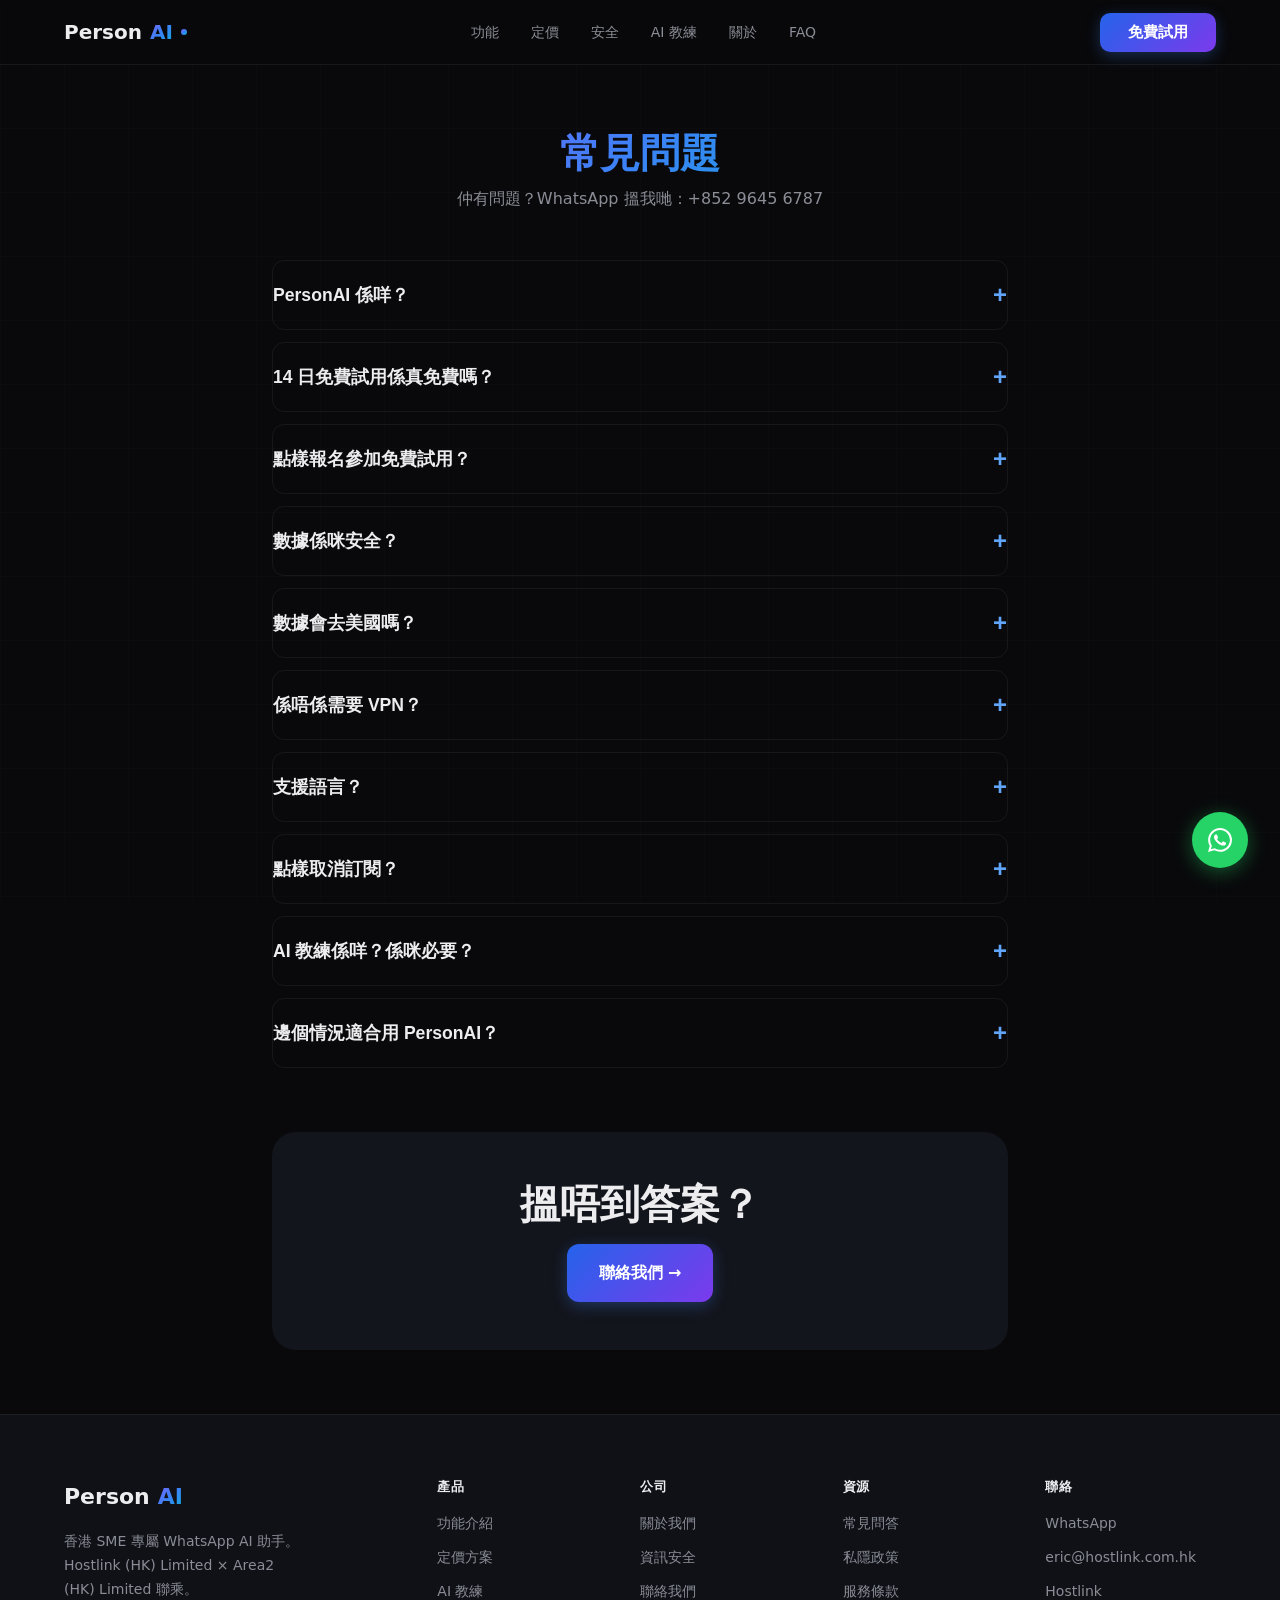
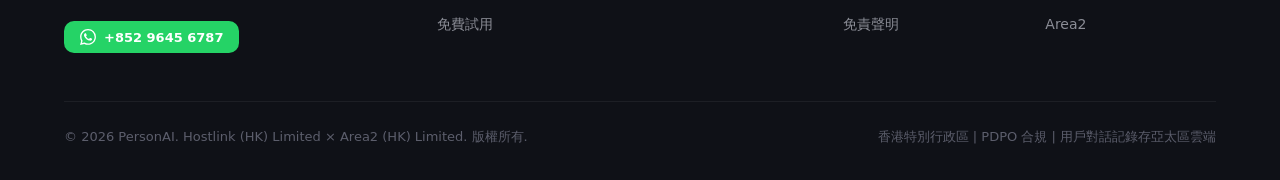
<file: faq/index.html>
<!DOCTYPE html><html><head><meta charset="utf-8"><meta name="viewport" content="width=device-width, initial-scale=1"><title>PersonAI — 住喺你 WhatsApp 的 24 小時全能 AI 助手</title><style>.faq-page[data-v-ea2db5d9]{background:var(--bg-primary);color:var(--text-primary);margin:0 auto;max-width:800px;min-height:100vh;padding:4rem 2rem}.hero[data-v-ea2db5d9]{margin-bottom:3rem;text-align:center}.hero h1[data-v-ea2db5d9]{background:var(--gradient-brand);-webkit-background-clip:text;font-size:2.5rem;font-weight:800;-webkit-text-fill-color:transparent;margin-bottom:.5rem}.faq-item[data-v-ea2db5d9]{border-bottom:1px solid var(--border)}.faq-question[data-v-ea2db5d9]{align-items:center;background:none;border:none;color:var(--text-primary);cursor:pointer;display:flex;font-size:1.1rem;font-weight:600;justify-content:space-between;padding:1.25rem 0;text-align:left;width:100%}.faq-question .icon[data-v-ea2db5d9]{color:var(--blue-bright);font-size:1.5rem}.faq-answer[data-v-ea2db5d9]{color:var(--text-secondary);line-height:1.7;padding:0 0 1.25rem}.contact-cta[data-v-ea2db5d9]{background:var(--bg-card);border-radius:1.5rem;margin-top:4rem;padding:3rem;text-align:center}.btn-primary[data-v-ea2db5d9]{background:var(--gradient-cta);border-radius:.75rem;color:#fff;display:inline-block;font-weight:600;margin-top:1rem;padding:1rem 2rem;text-decoration:none}</style><link rel="stylesheet" href="/_nuxt/entry.Bs-e9i_m.css" crossorigin><link rel="preload" as="fetch" crossorigin="anonymous" href="/faq/_payload.json?c4c94da0-ed55-46b5-b8c2-24ee1e294c6f"><link rel="modulepreload" as="script" crossorigin href="/_nuxt/CeZzUFw4.js"><link rel="modulepreload" as="script" crossorigin href="/_nuxt/DNvkZokH.js"><link rel="modulepreload" as="script" crossorigin href="/_nuxt/CgBcJg0e.js"><link rel="modulepreload" as="script" crossorigin href="/_nuxt/Dp_kNW5S.js"><script type="module" src="/_nuxt/CeZzUFw4.js" crossorigin></script><meta name="description" content="香港 SME 專屬 WhatsApp AI 助手。廣東話原生・永久記憶・60+技能・PDPO 合規。14 日免費試用，唔使信用卡。"><meta property="og:title" content="PersonAI — 住喺你 WhatsApp 的 24 小時全能 AI 助手"><meta property="og:description" content="香港 SME 專屬 WhatsApp AI 助手。14 日免費試用，唔使信用卡。"><meta property="og:type" content="website"><meta property="og:site_name" content="PersonAI"><meta name="theme-color" content="#0A0E1A"><link rel="icon" type="image/svg+xml" href="/favicon.svg"><script id="unhead:payload" type="application/json">{"title":"PersonAI — 住喺你 WhatsApp 的 24 小時全能 AI 助手"}</script></head><body><div id="__nuxt"><div><div><header class="site-header"><nav class="nav-inner"><a href="/" class="nav-logo"><span>Person</span><span class="gradient-text">AI</span><div class="nav-logo-dot"></div></a><ul class="nav-links"><li><a href="/features" class="">功能</a></li><li><a href="/pricing" class="">定價</a></li><li><a href="/security" class="">安全</a></li><li><a href="/ai-coach" class="">AI 教練</a></li><li><a href="/about" class="">關於</a></li><li><a aria-current="page" href="/faq" class="router-link-active router-link-exact-active">FAQ</a></li></ul><div class="nav-cta"><a href="/early-access" class="btn btn-primary">免費試用</a><button class="hamburger" aria-label="選單"><span></span><span></span><span></span></button></div></nav><div class="mobile-menu"><a href="/features" class="">功能</a><a href="/pricing" class="">定價</a><a href="/security" class="">安全</a><a href="/ai-coach" class="">AI 教練</a><a href="/about" class="">關於</a><a aria-current="page" href="/faq" class="router-link-active router-link-exact-active">FAQ</a><a href="/early-access" class="btn btn-primary" style="margin-top:0.5rem;">免費試用</a></div></header><main><!--[--><div class="faq-page" data-v-ea2db5d9><header class="hero" data-v-ea2db5d9><h1 data-v-ea2db5d9>常見問題</h1><p data-v-ea2db5d9>仲有問題？WhatsApp 搵我哋：+852 9645 6787</p></header><div class="faq-list" data-v-ea2db5d9><!--[--><div class="faq-item" data-v-ea2db5d9><button class="faq-question" data-v-ea2db5d9>PersonAI 係咩？ <span class="icon" data-v-ea2db5d9>+</span></button><div class="faq-answer" style="display:none;" data-v-ea2db5d9><p data-v-ea2db5d9>PersonAI 係一個住喺你 WhatsApp 嘅 AI 助手，用廣東話同你溝通，可以幫你處理日常工作同生活事務，包括 Email 撰寫、行程提醒、市場研究、圖片生成等 60+ 項技能。</p></div></div><div class="faq-item" data-v-ea2db5d9><button class="faq-question" data-v-ea2db5d9>14 日免費試用係真免費嗎？ <span class="icon" data-v-ea2db5d9>+</span></button><div class="faq-answer" style="display:none;" data-v-ea2db5d9><p data-v-ea2db5d9>係，14 日免費試用係完全免費，唔需要綁信用卡。你可以直接試用大部分功能，感受一下係咪啱你。試用期滿後先至需要決定係咪訂閱。</p></div></div><div class="faq-item" data-v-ea2db5d9><button class="faq-question" data-v-ea2db5d9>點樣報名參加免費試用？ <span class="icon" data-v-ea2db5d9>+</span></button><div class="faq-answer" style="display:none;" data-v-ea2db5d9><p data-v-ea2db5d9>好簡單：1. 去我哋網站 填表；2. 選擇方案；3. 確認公司 Email；4. 等我哋 WhatsApp 聯絡你幫你開戶。最快當日可以開始！</p></div></div><div class="faq-item" data-v-ea2db5d9><button class="faq-question" data-v-ea2db5d9>數據係咪安全？ <span class="icon" data-v-ea2db5d9>+</span></button><div class="faq-answer" style="display:none;" data-v-ea2db5d9><p data-v-ea2db5d9>你嘅對話記錄儲存喺亞太區（日本）嘅騰訊雲伺服器，符合香港個人資料私隱條例（PDPO）。我哋唔會用你嘅數據訓練 AI 模型，亦唔會出售或分享俾第三方。</p></div></div><div class="faq-item" data-v-ea2db5d9><button class="faq-question" data-v-ea2db5d9>數據會去美國嗎？ <span class="icon" data-v-ea2db5d9>+</span></button><div class="faq-answer" style="display:none;" data-v-ea2db5d9><p data-v-ea2db5d9>AI 推理層由第三方 AI 模型服務商（如 OpenAI / Anthropic / Google）提供，你輸入的內容會經過第三方伺服器處理。但你嘅對話記錄同個人資料係儲存喺亞太區，唔會用於訓練。</p></div></div><div class="faq-item" data-v-ea2db5d9><button class="faq-question" data-v-ea2db5d9>係唔係需要 VPN？ <span class="icon" data-v-ea2db5d9>+</span></button><div class="faq-answer" style="display:none;" data-v-ea2db5d9><p data-v-ea2db5d9>唔使！PersonAI 直接喺 WhatsApp 運作，香港可以直接使用，唔需要任何 VPN 或特殊工具。</p></div></div><div class="faq-item" data-v-ea2db5d9><button class="faq-question" data-v-ea2db5d9>支援語言？ <span class="icon" data-v-ea2db5d9>+</span></button><div class="faq-answer" style="display:none;" data-v-ea2db5d9><p data-v-ea2db5d9>主要支援廣東話（香港優先），同時支援英文同普通話。日常對話用廣東話完全冇問題。</p></div></div><div class="faq-item" data-v-ea2db5d9><button class="faq-question" data-v-ea2db5d9>點樣取消訂閱？ <span class="icon" data-v-ea2db5d9>+</span></button><div class="faq-answer" style="display:none;" data-v-ea2db5d9><p data-v-ea2db5d9>随时可以取消，WhatsApp 聯絡我哋就得。取消後喺當前計費周期結束前仍可使用，之後唔會再收費。</p></div></div><div class="faq-item" data-v-ea2db5d9><button class="faq-question" data-v-ea2db5d9>AI 教練係咩？係咪必要？ <span class="icon" data-v-ea2db5d9>+</span></button><div class="faq-answer" style="display:none;" data-v-ea2db5d9><p data-v-ea2db5d9>AI 教練係可選增值服務（HK$1,500/月），提供真人 WhatsApp 廣東話技術支援，幫你快速上手同持續優化。大部分用戶可以自行摸索上手，但如果你想最快發揮效益，AI 教練係最快捷途徑。</p></div></div><div class="faq-item" data-v-ea2db5d9><button class="faq-question" data-v-ea2db5d9>邊個情況適合用 PersonAI？ <span class="icon" data-v-ea2db5d9>+</span></button><div class="faq-answer" style="display:none;" data-v-ea2db5d9><p data-v-ea2db5d9>中小企老闆、餐飲/零售/地產/教育/美容/物流等行业的管理人員，以及需要提升日常工作效能的專業人士。如果你每週花大量時間喺行政工作上，PersonAI 可以幫你慳時間。</p></div></div><!--]--></div><section class="contact-cta" data-v-ea2db5d9><h2 data-v-ea2db5d9>搵唔到答案？</h2><a href="/contact" class="btn-primary" data-v-ea2db5d9>聯絡我們 →</a></section></div><!--]--></main><footer class="site-footer"><div class="container"><div class="footer-grid"><div class="footer-col"><div class="nav-logo" style="margin-bottom:1rem;font-size:1.375rem;font-weight:800;display:flex;align-items:center;gap:0.5rem;"><span>Person</span><span class="gradient-text">AI</span></div><p style="font-size:0.875rem;max-width:240px;margin-bottom:1.25rem;">香港 SME 專屬 WhatsApp AI 助手。Hostlink (HK) Limited × Area2 (HK) Limited 聯乘。</p><div style="display:flex;gap:0.75rem;flex-wrap:wrap;"><a href="https://wa.me/85296456787" target="_blank" rel="noopener" class="btn btn-whatsapp" style="font-size:0.8125rem;padding:0.5rem 1rem;"><svg width="16" height="16" viewBox="0 0 24 24" fill="currentColor"><path d="M17.472 14.382c-.297-.149-1.758-.867-2.03-.967-.273-.099-.471-.148-.67.15-.197.297-.767.966-.94 1.164-.173.199-.347.223-.644.075-.297-.15-1.255-.463-2.39-1.475-.883-.788-1.48-1.761-1.653-2.059-.173-.297-.018-.458.13-.606.134-.133.298-.347.446-.52.149-.174.198-.298.298-.497.099-.198.05-.371-.025-.52-.075-.149-.669-1.612-.916-2.207-.242-.579-.487-.5-.669-.51-.173-.008-.371-.01-.57-.01-.198 0-.52.074-.792.372-.272.297-1.04 1.016-1.04 2.479 0 1.462 1.065 2.875 1.213 3.074.149.198 2.096 3.2 5.077 4.487.709.306 1.262.489 1.694.625.712.227 1.36.195 1.871.118.571-.085 1.758-.719 2.006-1.413.248-.694.248-1.289.173-1.413-.074-.124-.272-.198-.57-.347m-5.421 7.403h-.004a9.87 9.87 0 01-5.031-1.378l-.361-.214-3.741.982.998-3.648-.235-.374a9.86 9.86 0 01-1.51-5.26c.001-5.45 4.436-9.884 9.888-9.884 2.64 0 5.122 1.03 6.988 2.898a9.825 9.825 0 012.893 6.994c-.003 5.45-4.437 9.884-9.885 9.884m8.413-18.297A11.815 11.815 0 0012.05 0C5.495 0 .16 5.335.157 11.892c0 2.096.547 4.142 1.588 5.945L.057 24l6.305-1.654a11.882 11.882 0 005.683 1.448h.005c6.554 0 11.89-5.335 11.893-11.893a11.821 11.821 0 00-3.48-8.413z"></path></svg> +852 9645 6787 </a></div></div><div class="footer-col"><h4>產品</h4><ul><li><a href="/features" class="">功能介紹</a></li><li><a href="/pricing" class="">定價方案</a></li><li><a href="/ai-coach" class="">AI 教練</a></li><li><a href="/early-access" class="">免費試用</a></li></ul></div><div class="footer-col"><h4>公司</h4><ul><li><a href="/about" class="">關於我們</a></li><li><a href="/security" class="">資訊安全</a></li><li><a href="/contact" class="">聯絡我們</a></li></ul></div><div class="footer-col"><h4>資源</h4><ul><li><a aria-current="page" href="/faq" class="router-link-active router-link-exact-active">常見問答</a></li><li><a href="/privacy" class="">私隱政策</a></li><li><a href="/terms" class="">服務條款</a></li><li><a href="/disclaimer" class="">免責聲明</a></li></ul></div><div class="footer-col"><h4>聯絡</h4><ul><li><a href="https://wa.me/85296456787" target="_blank" rel="noopener">WhatsApp</a></li><li><a href="mailto:eric@hostlink.com.hk">eric@hostlink.com.hk</a></li><li><a href="https://www.hostlink.com.hk" target="_blank" rel="noopener">Hostlink</a></li><li><a href="https://www.area2.com" target="_blank" rel="noopener">Area2</a></li></ul></div></div><div class="footer-bottom"><p>© 2026 PersonAI. Hostlink (HK) Limited × Area2 (HK) Limited. 版權所有.</p><p>香港特別行政區 | PDPO 合規 | 用戶對話記錄存亞太區雲端</p></div></div></footer><a href="https://wa.me/85296456787" target="_blank" rel="noopener" class="whatsapp-float" aria-label="WhatsApp 聯絡我們"><svg width="24" height="24" viewBox="0 0 24 24" fill="white"><path d="M17.472 14.382c-.297-.149-1.758-.867-2.03-.967-.273-.099-.471-.148-.67.15-.197.297-.767.966-.94 1.164-.173.199-.347.223-.644.075-.297-.15-1.255-.463-2.39-1.475-.883-.788-1.48-1.761-1.653-2.059-.173-.297-.018-.458.13-.606.134-.133.298-.347.446-.52.149-.174.198-.298.298-.497.099-.198.05-.371-.025-.52-.075-.149-.669-1.612-.916-2.207-.242-.579-.487-.5-.669-.51-.173-.008-.371-.01-.57-.01-.198 0-.52.074-.792.372-.272.297-1.04 1.016-1.04 2.479 0 1.462 1.065 2.875 1.213 3.074.149.198 2.096 3.2 5.077 4.487.709.306 1.262.489 1.694.625.712.227 1.36.195 1.871.118.571-.085 1.758-.719 2.006-1.413.248-.694.248-1.289.173-1.413-.074-.124-.272-.198-.57-.347m-5.421 7.403h-.004a9.87 9.87 0 01-5.031-1.378l-.361-.214-3.741.982.998-3.648-.235-.374a9.86 9.86 0 01-1.51-5.26c.001-5.45 4.436-9.884 9.888-9.884 2.64 0 5.122 1.03 6.988 2.898a9.825 9.825 0 012.893 6.994c-.003 5.45-4.437 9.884-9.885 9.884m8.413-18.297A11.815 11.815 0 0012.05 0C5.495 0 .16 5.335.157 11.892c0 2.096.547 4.142 1.588 5.945L.057 24l6.305-1.654a11.882 11.882 0 005.683 1.448h.005c6.554 0 11.89-5.335 11.893-11.893a11.821 11.821 0 00-3.48-8.413z"></path></svg></a></div></div></div><div id="teleports"></div><script>window.__NUXT__={};window.__NUXT__.config={public:{whatsappNumber:"85296456787",whatsappUrl:"https://wa.me/85296456787"},app:{baseURL:"/",buildId:"c4c94da0-ed55-46b5-b8c2-24ee1e294c6f",buildAssetsDir:"/_nuxt/",cdnURL:""}}</script><script type="application/json" data-nuxt-data="nuxt-app" data-ssr="true" id="__NUXT_DATA__" data-src="/faq/_payload.json?c4c94da0-ed55-46b5-b8c2-24ee1e294c6f">[{"state":1,"once":3,"_errors":4,"serverRendered":6,"path":7,"prerenderedAt":8},["Reactive",2],{},["Set"],["ShallowReactive",5],{},true,"\u002Ffaq",1774323089843]</script></body></html>
</file>
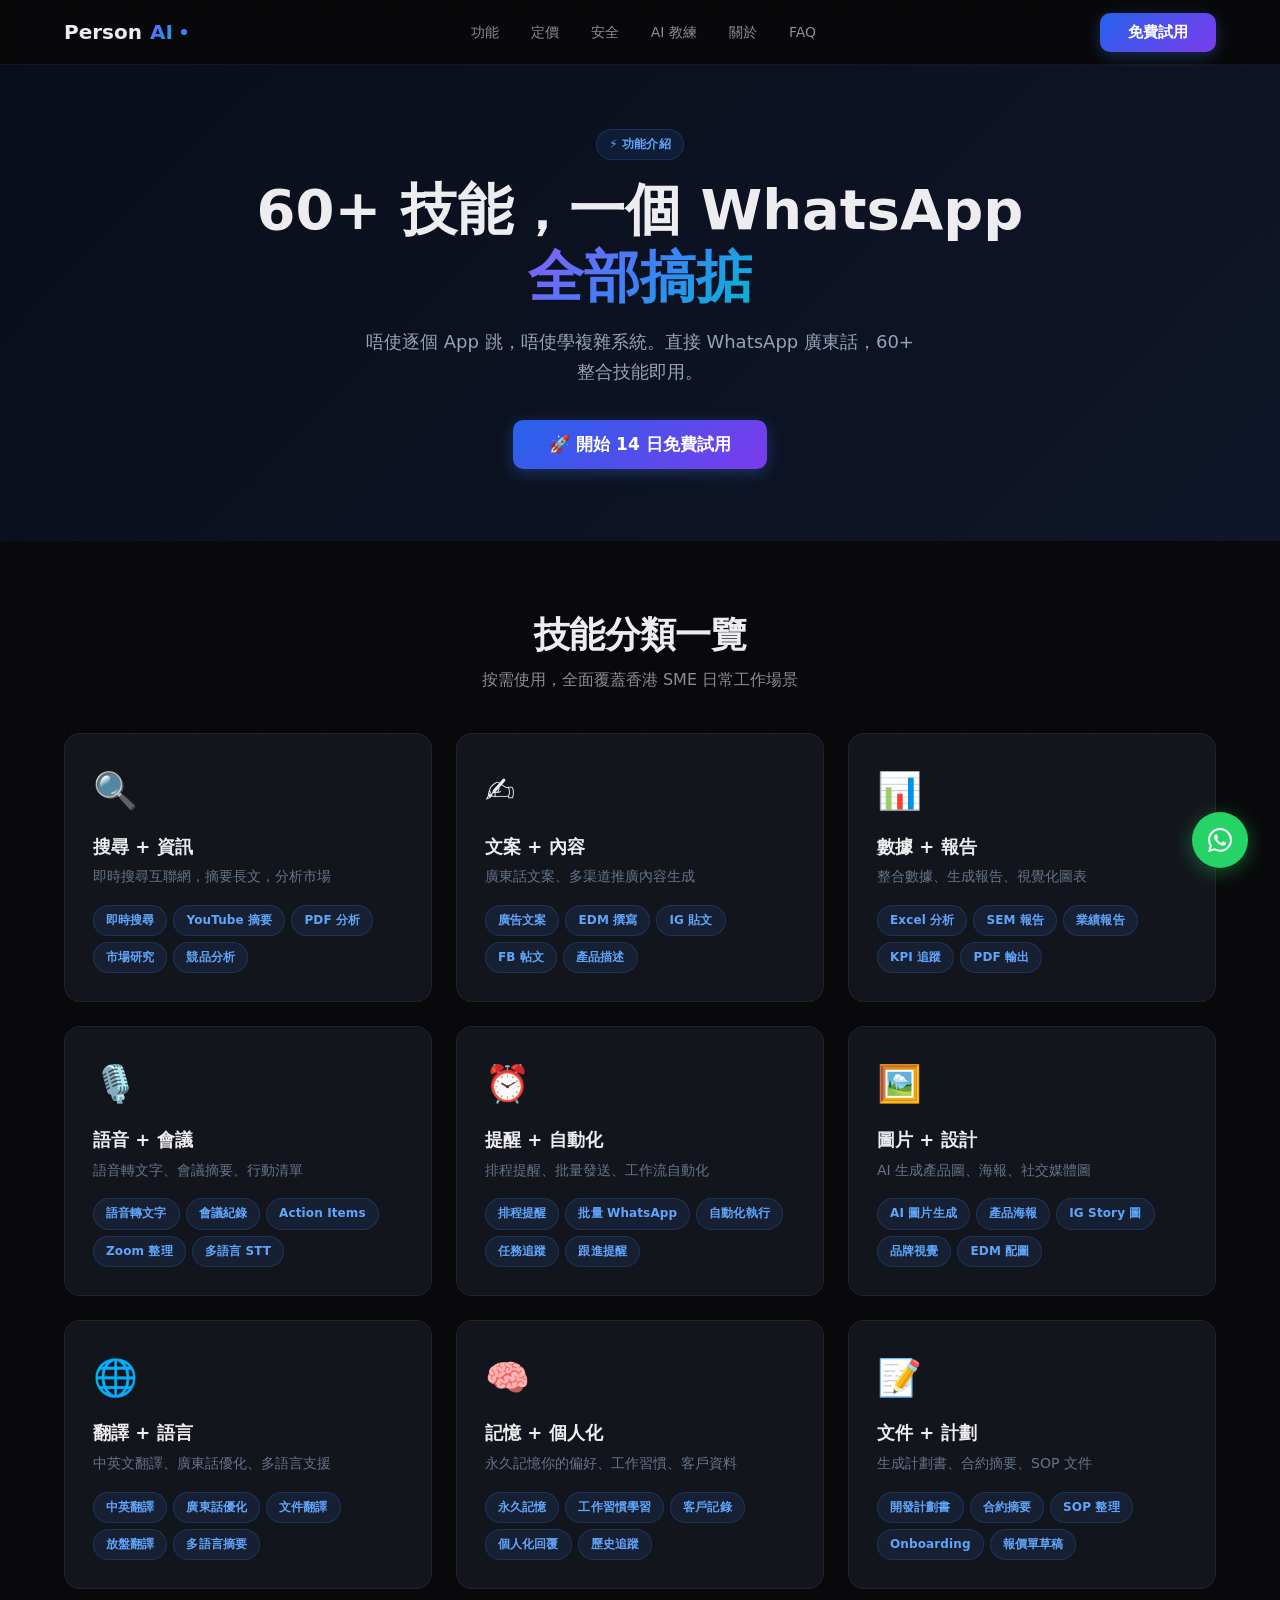
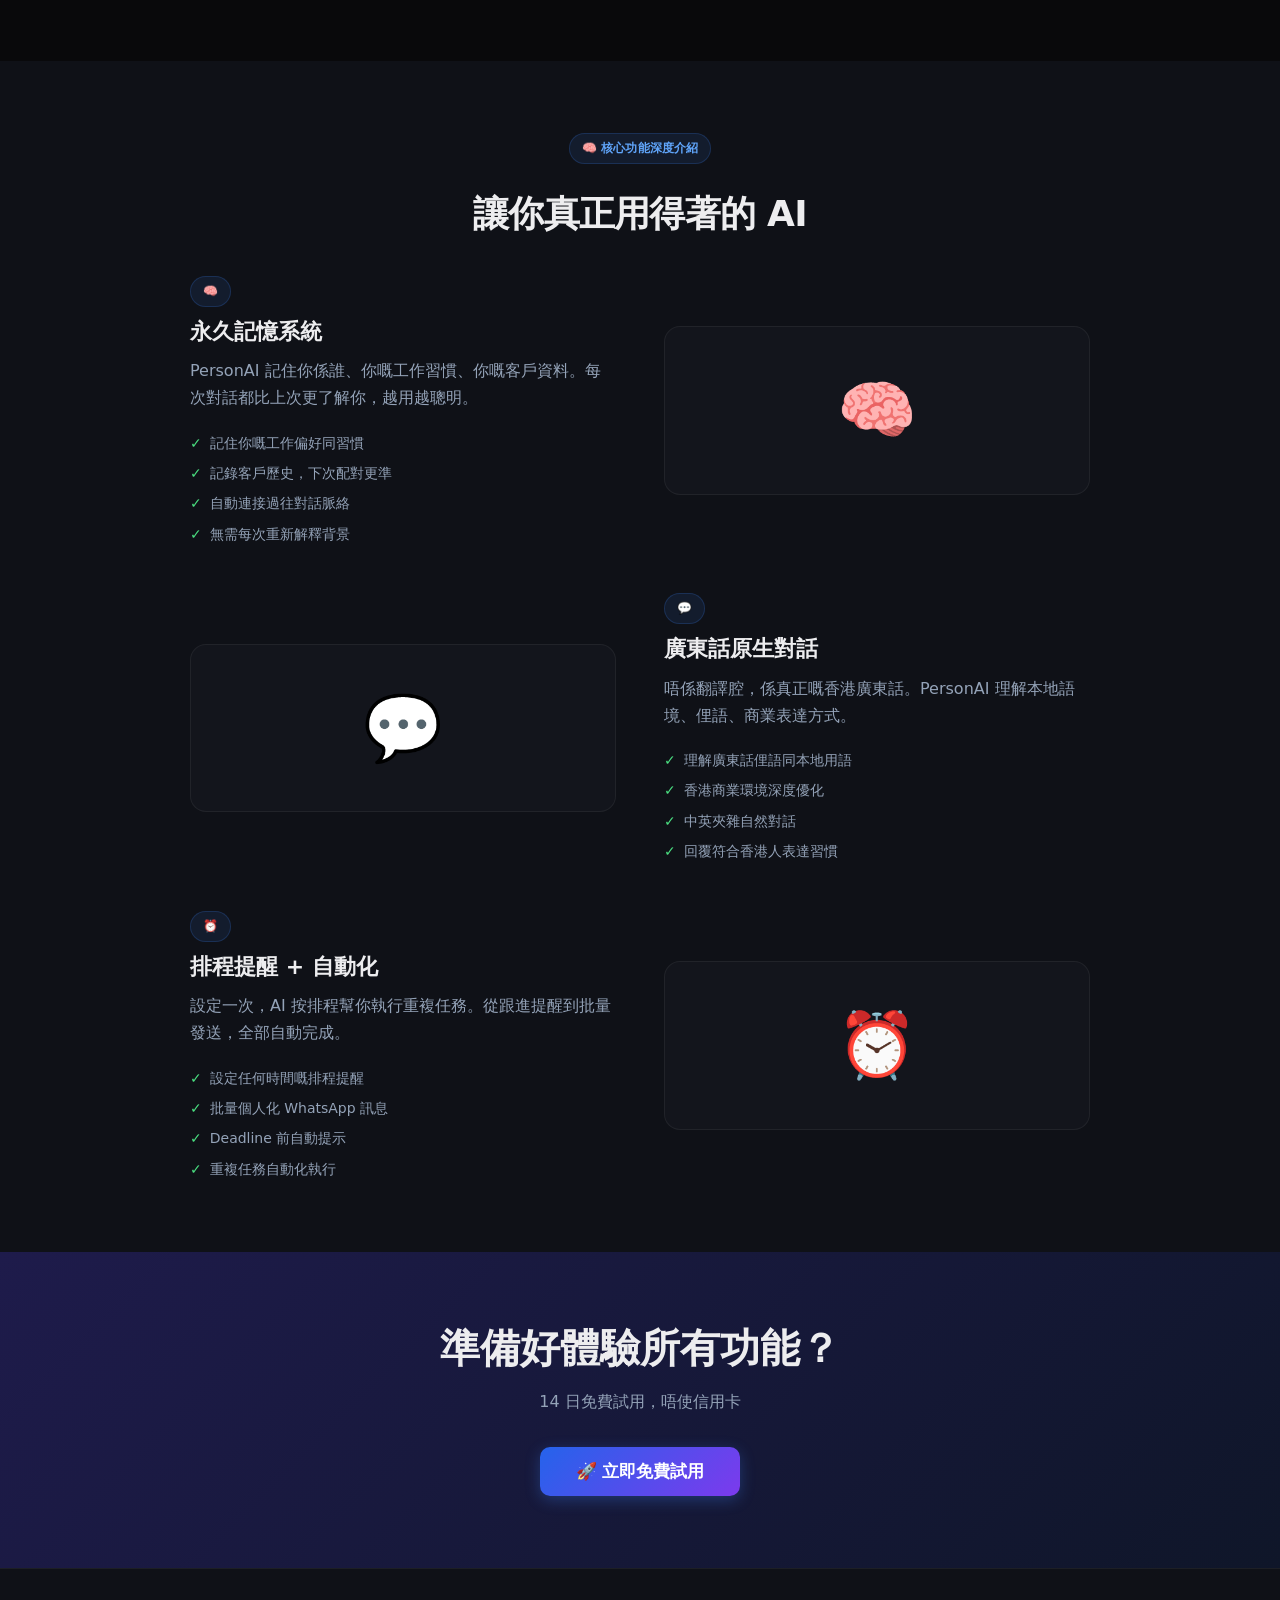
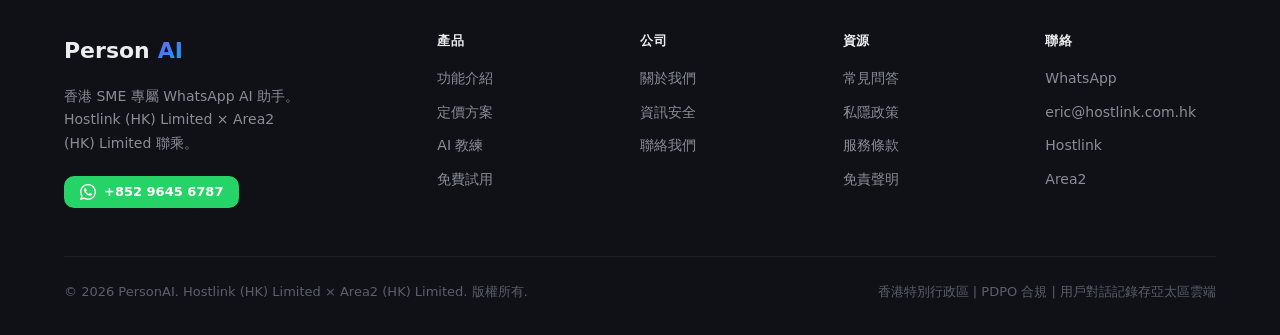
<file: features/index.html>
<!DOCTYPE html><html><head><meta charset="utf-8"><meta name="viewport" content="width=device-width, initial-scale=1"><title>PersonAI — 住喺你 WhatsApp 的 24 小時全能 AI 助手</title><style>@media(max-width:768px){div[style*="grid-template-columns: 1fr 1fr"][data-v-2cf212ce]{grid-template-columns:1fr!important}}</style><link rel="stylesheet" href="/_nuxt/entry.Bs-e9i_m.css" crossorigin><link rel="preload" as="fetch" crossorigin="anonymous" href="/features/_payload.json?c4c94da0-ed55-46b5-b8c2-24ee1e294c6f"><link rel="modulepreload" as="script" crossorigin href="/_nuxt/CeZzUFw4.js"><link rel="modulepreload" as="script" crossorigin href="/_nuxt/DNvkZokH.js"><link rel="modulepreload" as="script" crossorigin href="/_nuxt/CgBcJg0e.js"><link rel="modulepreload" as="script" crossorigin href="/_nuxt/BYGQDI0P.js"><link rel="modulepreload" as="script" crossorigin href="/_nuxt/DvQOp89M.js"><link rel="modulepreload" as="script" crossorigin href="/_nuxt/CYnEcq5I.js"><script type="module" src="/_nuxt/CeZzUFw4.js" crossorigin></script><meta name="description" content="香港 SME 專屬 WhatsApp AI 助手。廣東話原生・永久記憶・60+技能・PDPO 合規。14 日免費試用，唔使信用卡。"><meta property="og:title" content="PersonAI — 住喺你 WhatsApp 的 24 小時全能 AI 助手"><meta property="og:description" content="香港 SME 專屬 WhatsApp AI 助手。14 日免費試用，唔使信用卡。"><meta property="og:type" content="website"><meta property="og:site_name" content="PersonAI"><meta name="theme-color" content="#0A0E1A"><link rel="icon" type="image/svg+xml" href="/favicon.svg"><script id="unhead:payload" type="application/json">{"title":"PersonAI — 住喺你 WhatsApp 的 24 小時全能 AI 助手"}</script></head><body><div id="__nuxt"><div><div><header class="site-header"><nav class="nav-inner"><a href="/" class="nav-logo"><span>Person</span><span class="gradient-text">AI</span><div class="nav-logo-dot"></div></a><ul class="nav-links"><li><a aria-current="page" href="/features" class="router-link-active router-link-exact-active">功能</a></li><li><a href="/pricing" class="">定價</a></li><li><a href="/security" class="">安全</a></li><li><a href="/ai-coach" class="">AI 教練</a></li><li><a href="/about" class="">關於</a></li><li><a href="/faq" class="">FAQ</a></li></ul><div class="nav-cta"><a href="/early-access" class="btn btn-primary">免費試用</a><button class="hamburger" aria-label="選單"><span></span><span></span><span></span></button></div></nav><div class="mobile-menu"><a aria-current="page" href="/features" class="router-link-active router-link-exact-active">功能</a><a href="/pricing" class="">定價</a><a href="/security" class="">安全</a><a href="/ai-coach" class="">AI 教練</a><a href="/about" class="">關於</a><a href="/faq" class="">FAQ</a><a href="/early-access" class="btn btn-primary" style="margin-top:0.5rem;">免費試用</a></div></header><main><!--[--><div data-v-2cf212ce><!--[--><title data-v-2cf212ce>功能介紹 | PersonAI — 60+ 技能，香港 SME 專屬 WhatsApp AI</title><meta name="description" content="PersonAI 提供 60+ 整合技能：即時搜尋、文案生成、語音轉文字、數據分析、排程提醒、圖片生成等。香港廣東話原生。" data-v-2cf212ce><!--]--><section class="section" style="background:linear-gradient(135deg, #0A0E1A 0%, #0F1629 100%);padding-top:4rem;" data-v-2cf212ce><div class="container text-center" data-v-2cf212ce><div class="badge badge-blue mb-2" style="display:inline-flex;" data-v-2cf212ce>⚡ 功能介紹</div><h1 style="margin-bottom:1rem;" data-v-2cf212ce>60+ 技能，一個 WhatsApp<br data-v-2cf212ce><span class="gradient-text" data-v-2cf212ce>全部搞掂</span></h1><p style="font-size:1.125rem;max-width:560px;margin:0 auto 2rem;color:#94A3B8;" data-v-2cf212ce> 唔使逐個 App 跳，唔使學複雜系統。直接 WhatsApp 廣東話，60+ 整合技能即用。 </p><a href="/early-access" class="btn btn-primary btn-lg" data-v-2cf212ce>🚀 開始 14 日免費試用</a></div></section><section class="section" data-v-2cf212ce><div class="container" data-v-2cf212ce><div class="section-title" data-v-2cf212ce><h2 data-v-2cf212ce>技能分類一覽</h2><p data-v-2cf212ce>按需使用，全面覆蓋香港 SME 日常工作場景</p></div><div class="grid-3" style="gap:1.5rem;" data-v-2cf212ce><!--[--><div class="card" data-v-2cf212ce><div style="font-size:2.25rem;margin-bottom:1rem;" data-v-2cf212ce>🔍</div><h3 style="font-size:1.125rem;margin-bottom:0.5rem;" data-v-2cf212ce>搜尋 + 資訊</h3><p style="font-size:0.875rem;color:#64748B;margin-bottom:1rem;" data-v-2cf212ce>即時搜尋互聯網，摘要長文，分析市場</p><div style="display:flex;flex-wrap:wrap;gap:0.375rem;" data-v-2cf212ce><!--[--><span class="badge badge-blue" style="font-size:0.75rem;" data-v-2cf212ce>即時搜尋</span><span class="badge badge-blue" style="font-size:0.75rem;" data-v-2cf212ce>YouTube 摘要</span><span class="badge badge-blue" style="font-size:0.75rem;" data-v-2cf212ce>PDF 分析</span><span class="badge badge-blue" style="font-size:0.75rem;" data-v-2cf212ce>市場研究</span><span class="badge badge-blue" style="font-size:0.75rem;" data-v-2cf212ce>競品分析</span><!--]--></div></div><div class="card" data-v-2cf212ce><div style="font-size:2.25rem;margin-bottom:1rem;" data-v-2cf212ce>✍️</div><h3 style="font-size:1.125rem;margin-bottom:0.5rem;" data-v-2cf212ce>文案 + 內容</h3><p style="font-size:0.875rem;color:#64748B;margin-bottom:1rem;" data-v-2cf212ce>廣東話文案、多渠道推廣內容生成</p><div style="display:flex;flex-wrap:wrap;gap:0.375rem;" data-v-2cf212ce><!--[--><span class="badge badge-blue" style="font-size:0.75rem;" data-v-2cf212ce>廣告文案</span><span class="badge badge-blue" style="font-size:0.75rem;" data-v-2cf212ce>EDM 撰寫</span><span class="badge badge-blue" style="font-size:0.75rem;" data-v-2cf212ce>IG 貼文</span><span class="badge badge-blue" style="font-size:0.75rem;" data-v-2cf212ce>FB 帖文</span><span class="badge badge-blue" style="font-size:0.75rem;" data-v-2cf212ce>產品描述</span><!--]--></div></div><div class="card" data-v-2cf212ce><div style="font-size:2.25rem;margin-bottom:1rem;" data-v-2cf212ce>📊</div><h3 style="font-size:1.125rem;margin-bottom:0.5rem;" data-v-2cf212ce>數據 + 報告</h3><p style="font-size:0.875rem;color:#64748B;margin-bottom:1rem;" data-v-2cf212ce>整合數據、生成報告、視覺化圖表</p><div style="display:flex;flex-wrap:wrap;gap:0.375rem;" data-v-2cf212ce><!--[--><span class="badge badge-blue" style="font-size:0.75rem;" data-v-2cf212ce>Excel 分析</span><span class="badge badge-blue" style="font-size:0.75rem;" data-v-2cf212ce>SEM 報告</span><span class="badge badge-blue" style="font-size:0.75rem;" data-v-2cf212ce>業績報告</span><span class="badge badge-blue" style="font-size:0.75rem;" data-v-2cf212ce>KPI 追蹤</span><span class="badge badge-blue" style="font-size:0.75rem;" data-v-2cf212ce>PDF 輸出</span><!--]--></div></div><div class="card" data-v-2cf212ce><div style="font-size:2.25rem;margin-bottom:1rem;" data-v-2cf212ce>🎙️</div><h3 style="font-size:1.125rem;margin-bottom:0.5rem;" data-v-2cf212ce>語音 + 會議</h3><p style="font-size:0.875rem;color:#64748B;margin-bottom:1rem;" data-v-2cf212ce>語音轉文字、會議摘要、行動清單</p><div style="display:flex;flex-wrap:wrap;gap:0.375rem;" data-v-2cf212ce><!--[--><span class="badge badge-blue" style="font-size:0.75rem;" data-v-2cf212ce>語音轉文字</span><span class="badge badge-blue" style="font-size:0.75rem;" data-v-2cf212ce>會議紀錄</span><span class="badge badge-blue" style="font-size:0.75rem;" data-v-2cf212ce>Action Items</span><span class="badge badge-blue" style="font-size:0.75rem;" data-v-2cf212ce>Zoom 整理</span><span class="badge badge-blue" style="font-size:0.75rem;" data-v-2cf212ce>多語言 STT</span><!--]--></div></div><div class="card" data-v-2cf212ce><div style="font-size:2.25rem;margin-bottom:1rem;" data-v-2cf212ce>⏰</div><h3 style="font-size:1.125rem;margin-bottom:0.5rem;" data-v-2cf212ce>提醒 + 自動化</h3><p style="font-size:0.875rem;color:#64748B;margin-bottom:1rem;" data-v-2cf212ce>排程提醒、批量發送、工作流自動化</p><div style="display:flex;flex-wrap:wrap;gap:0.375rem;" data-v-2cf212ce><!--[--><span class="badge badge-blue" style="font-size:0.75rem;" data-v-2cf212ce>排程提醒</span><span class="badge badge-blue" style="font-size:0.75rem;" data-v-2cf212ce>批量 WhatsApp</span><span class="badge badge-blue" style="font-size:0.75rem;" data-v-2cf212ce>自動化執行</span><span class="badge badge-blue" style="font-size:0.75rem;" data-v-2cf212ce>任務追蹤</span><span class="badge badge-blue" style="font-size:0.75rem;" data-v-2cf212ce>跟進提醒</span><!--]--></div></div><div class="card" data-v-2cf212ce><div style="font-size:2.25rem;margin-bottom:1rem;" data-v-2cf212ce>🖼️</div><h3 style="font-size:1.125rem;margin-bottom:0.5rem;" data-v-2cf212ce>圖片 + 設計</h3><p style="font-size:0.875rem;color:#64748B;margin-bottom:1rem;" data-v-2cf212ce>AI 生成產品圖、海報、社交媒體圖</p><div style="display:flex;flex-wrap:wrap;gap:0.375rem;" data-v-2cf212ce><!--[--><span class="badge badge-blue" style="font-size:0.75rem;" data-v-2cf212ce>AI 圖片生成</span><span class="badge badge-blue" style="font-size:0.75rem;" data-v-2cf212ce>產品海報</span><span class="badge badge-blue" style="font-size:0.75rem;" data-v-2cf212ce>IG Story 圖</span><span class="badge badge-blue" style="font-size:0.75rem;" data-v-2cf212ce>品牌視覺</span><span class="badge badge-blue" style="font-size:0.75rem;" data-v-2cf212ce>EDM 配圖</span><!--]--></div></div><div class="card" data-v-2cf212ce><div style="font-size:2.25rem;margin-bottom:1rem;" data-v-2cf212ce>🌐</div><h3 style="font-size:1.125rem;margin-bottom:0.5rem;" data-v-2cf212ce>翻譯 + 語言</h3><p style="font-size:0.875rem;color:#64748B;margin-bottom:1rem;" data-v-2cf212ce>中英文翻譯、廣東話優化、多語言支援</p><div style="display:flex;flex-wrap:wrap;gap:0.375rem;" data-v-2cf212ce><!--[--><span class="badge badge-blue" style="font-size:0.75rem;" data-v-2cf212ce>中英翻譯</span><span class="badge badge-blue" style="font-size:0.75rem;" data-v-2cf212ce>廣東話優化</span><span class="badge badge-blue" style="font-size:0.75rem;" data-v-2cf212ce>文件翻譯</span><span class="badge badge-blue" style="font-size:0.75rem;" data-v-2cf212ce>放盤翻譯</span><span class="badge badge-blue" style="font-size:0.75rem;" data-v-2cf212ce>多語言摘要</span><!--]--></div></div><div class="card" data-v-2cf212ce><div style="font-size:2.25rem;margin-bottom:1rem;" data-v-2cf212ce>🧠</div><h3 style="font-size:1.125rem;margin-bottom:0.5rem;" data-v-2cf212ce>記憶 + 個人化</h3><p style="font-size:0.875rem;color:#64748B;margin-bottom:1rem;" data-v-2cf212ce>永久記憶你的偏好、工作習慣、客戶資料</p><div style="display:flex;flex-wrap:wrap;gap:0.375rem;" data-v-2cf212ce><!--[--><span class="badge badge-blue" style="font-size:0.75rem;" data-v-2cf212ce>永久記憶</span><span class="badge badge-blue" style="font-size:0.75rem;" data-v-2cf212ce>工作習慣學習</span><span class="badge badge-blue" style="font-size:0.75rem;" data-v-2cf212ce>客戶記錄</span><span class="badge badge-blue" style="font-size:0.75rem;" data-v-2cf212ce>個人化回覆</span><span class="badge badge-blue" style="font-size:0.75rem;" data-v-2cf212ce>歷史追蹤</span><!--]--></div></div><div class="card" data-v-2cf212ce><div style="font-size:2.25rem;margin-bottom:1rem;" data-v-2cf212ce>📝</div><h3 style="font-size:1.125rem;margin-bottom:0.5rem;" data-v-2cf212ce>文件 + 計劃</h3><p style="font-size:0.875rem;color:#64748B;margin-bottom:1rem;" data-v-2cf212ce>生成計劃書、合約摘要、SOP 文件</p><div style="display:flex;flex-wrap:wrap;gap:0.375rem;" data-v-2cf212ce><!--[--><span class="badge badge-blue" style="font-size:0.75rem;" data-v-2cf212ce>開發計劃書</span><span class="badge badge-blue" style="font-size:0.75rem;" data-v-2cf212ce>合約摘要</span><span class="badge badge-blue" style="font-size:0.75rem;" data-v-2cf212ce>SOP 整理</span><span class="badge badge-blue" style="font-size:0.75rem;" data-v-2cf212ce>Onboarding</span><span class="badge badge-blue" style="font-size:0.75rem;" data-v-2cf212ce>報價單草稿</span><!--]--></div></div><!--]--></div></div></section><section class="section section-alt" data-v-2cf212ce><div class="container" data-v-2cf212ce><div class="section-title" data-v-2cf212ce><div class="badge badge-blue" data-v-2cf212ce>🧠 核心功能深度介紹</div><h2 style="margin-top:0.75rem;" data-v-2cf212ce>讓你真正用得著的 AI</h2></div><div style="display:flex;flex-direction:column;gap:3rem;max-width:900px;margin:0 auto;" data-v-2cf212ce><!--[--><div style="display:grid;grid-template-columns:1fr 1fr;gap:3rem;align-items:center;" data-v-2cf212ce><div style="" data-v-2cf212ce><div class="badge badge-blue" style="margin-bottom:0.75rem;display:inline-flex;" data-v-2cf212ce>🧠</div><h3 style="font-size:1.375rem;margin-bottom:0.75rem;" data-v-2cf212ce>永久記憶系統</h3><p style="margin-bottom:1.25rem;color:#94A3B8;" data-v-2cf212ce>PersonAI 記住你係誰、你嘅工作習慣、你嘅客戶資料。每次對話都比上次更了解你，越用越聰明。</p><ul style="list-style:none;display:flex;flex-direction:column;gap:0.5rem;" data-v-2cf212ce><!--[--><li style="font-size:0.875rem;color:#94A3B8;display:flex;gap:0.5rem;" data-v-2cf212ce><span style="color:#4ADE80;flex-shrink:0;" data-v-2cf212ce>✓</span> 記住你嘅工作偏好同習慣</li><li style="font-size:0.875rem;color:#94A3B8;display:flex;gap:0.5rem;" data-v-2cf212ce><span style="color:#4ADE80;flex-shrink:0;" data-v-2cf212ce>✓</span> 記錄客戶歷史，下次配對更準</li><li style="font-size:0.875rem;color:#94A3B8;display:flex;gap:0.5rem;" data-v-2cf212ce><span style="color:#4ADE80;flex-shrink:0;" data-v-2cf212ce>✓</span> 自動連接過往對話脈絡</li><li style="font-size:0.875rem;color:#94A3B8;display:flex;gap:0.5rem;" data-v-2cf212ce><span style="color:#4ADE80;flex-shrink:0;" data-v-2cf212ce>✓</span> 無需每次重新解釋背景</li><!--]--></ul></div><div class="card" style="text-align:center;padding:2rem;font-size:4rem;" data-v-2cf212ce>🧠</div></div><div style="display:grid;grid-template-columns:1fr 1fr;gap:3rem;align-items:center;" data-v-2cf212ce><div style="order: 1" data-v-2cf212ce><div class="badge badge-blue" style="margin-bottom:0.75rem;display:inline-flex;" data-v-2cf212ce>💬</div><h3 style="font-size:1.375rem;margin-bottom:0.75rem;" data-v-2cf212ce>廣東話原生對話</h3><p style="margin-bottom:1.25rem;color:#94A3B8;" data-v-2cf212ce>唔係翻譯腔，係真正嘅香港廣東話。PersonAI 理解本地語境、俚語、商業表達方式。</p><ul style="list-style:none;display:flex;flex-direction:column;gap:0.5rem;" data-v-2cf212ce><!--[--><li style="font-size:0.875rem;color:#94A3B8;display:flex;gap:0.5rem;" data-v-2cf212ce><span style="color:#4ADE80;flex-shrink:0;" data-v-2cf212ce>✓</span> 理解廣東話俚語同本地用語</li><li style="font-size:0.875rem;color:#94A3B8;display:flex;gap:0.5rem;" data-v-2cf212ce><span style="color:#4ADE80;flex-shrink:0;" data-v-2cf212ce>✓</span> 香港商業環境深度優化</li><li style="font-size:0.875rem;color:#94A3B8;display:flex;gap:0.5rem;" data-v-2cf212ce><span style="color:#4ADE80;flex-shrink:0;" data-v-2cf212ce>✓</span> 中英夾雜自然對話</li><li style="font-size:0.875rem;color:#94A3B8;display:flex;gap:0.5rem;" data-v-2cf212ce><span style="color:#4ADE80;flex-shrink:0;" data-v-2cf212ce>✓</span> 回覆符合香港人表達習慣</li><!--]--></ul></div><div class="card" style="text-align:center;padding:2rem;font-size:4rem;" data-v-2cf212ce>💬</div></div><div style="display:grid;grid-template-columns:1fr 1fr;gap:3rem;align-items:center;" data-v-2cf212ce><div style="" data-v-2cf212ce><div class="badge badge-blue" style="margin-bottom:0.75rem;display:inline-flex;" data-v-2cf212ce>⏰</div><h3 style="font-size:1.375rem;margin-bottom:0.75rem;" data-v-2cf212ce>排程提醒 + 自動化</h3><p style="margin-bottom:1.25rem;color:#94A3B8;" data-v-2cf212ce>設定一次，AI 按排程幫你執行重複任務。從跟進提醒到批量發送，全部自動完成。</p><ul style="list-style:none;display:flex;flex-direction:column;gap:0.5rem;" data-v-2cf212ce><!--[--><li style="font-size:0.875rem;color:#94A3B8;display:flex;gap:0.5rem;" data-v-2cf212ce><span style="color:#4ADE80;flex-shrink:0;" data-v-2cf212ce>✓</span> 設定任何時間嘅排程提醒</li><li style="font-size:0.875rem;color:#94A3B8;display:flex;gap:0.5rem;" data-v-2cf212ce><span style="color:#4ADE80;flex-shrink:0;" data-v-2cf212ce>✓</span> 批量個人化 WhatsApp 訊息</li><li style="font-size:0.875rem;color:#94A3B8;display:flex;gap:0.5rem;" data-v-2cf212ce><span style="color:#4ADE80;flex-shrink:0;" data-v-2cf212ce>✓</span> Deadline 前自動提示</li><li style="font-size:0.875rem;color:#94A3B8;display:flex;gap:0.5rem;" data-v-2cf212ce><span style="color:#4ADE80;flex-shrink:0;" data-v-2cf212ce>✓</span> 重複任務自動化執行</li><!--]--></ul></div><div class="card" style="text-align:center;padding:2rem;font-size:4rem;" data-v-2cf212ce>⏰</div></div><!--]--></div></div></section><section class="section" style="background:linear-gradient(135deg, #1E1B4B 0%, #0F1629 100%);text-align:center;" data-v-2cf212ce><div class="container" data-v-2cf212ce><h2 style="margin-bottom:1rem;" data-v-2cf212ce>準備好體驗所有功能？</h2><p style="color:#94A3B8;margin-bottom:2rem;" data-v-2cf212ce>14 日免費試用，唔使信用卡</p><a href="/early-access" class="btn btn-primary btn-lg" data-v-2cf212ce>🚀 立即免費試用</a></div></section></div><!--]--></main><footer class="site-footer"><div class="container"><div class="footer-grid"><div class="footer-col"><div class="nav-logo" style="margin-bottom:1rem;font-size:1.375rem;font-weight:800;display:flex;align-items:center;gap:0.5rem;"><span>Person</span><span class="gradient-text">AI</span></div><p style="font-size:0.875rem;max-width:240px;margin-bottom:1.25rem;">香港 SME 專屬 WhatsApp AI 助手。Hostlink (HK) Limited × Area2 (HK) Limited 聯乘。</p><div style="display:flex;gap:0.75rem;flex-wrap:wrap;"><a href="https://wa.me/85296456787" target="_blank" rel="noopener" class="btn btn-whatsapp" style="font-size:0.8125rem;padding:0.5rem 1rem;"><svg width="16" height="16" viewBox="0 0 24 24" fill="currentColor"><path d="M17.472 14.382c-.297-.149-1.758-.867-2.03-.967-.273-.099-.471-.148-.67.15-.197.297-.767.966-.94 1.164-.173.199-.347.223-.644.075-.297-.15-1.255-.463-2.39-1.475-.883-.788-1.48-1.761-1.653-2.059-.173-.297-.018-.458.13-.606.134-.133.298-.347.446-.52.149-.174.198-.298.298-.497.099-.198.05-.371-.025-.52-.075-.149-.669-1.612-.916-2.207-.242-.579-.487-.5-.669-.51-.173-.008-.371-.01-.57-.01-.198 0-.52.074-.792.372-.272.297-1.04 1.016-1.04 2.479 0 1.462 1.065 2.875 1.213 3.074.149.198 2.096 3.2 5.077 4.487.709.306 1.262.489 1.694.625.712.227 1.36.195 1.871.118.571-.085 1.758-.719 2.006-1.413.248-.694.248-1.289.173-1.413-.074-.124-.272-.198-.57-.347m-5.421 7.403h-.004a9.87 9.87 0 01-5.031-1.378l-.361-.214-3.741.982.998-3.648-.235-.374a9.86 9.86 0 01-1.51-5.26c.001-5.45 4.436-9.884 9.888-9.884 2.64 0 5.122 1.03 6.988 2.898a9.825 9.825 0 012.893 6.994c-.003 5.45-4.437 9.884-9.885 9.884m8.413-18.297A11.815 11.815 0 0012.05 0C5.495 0 .16 5.335.157 11.892c0 2.096.547 4.142 1.588 5.945L.057 24l6.305-1.654a11.882 11.882 0 005.683 1.448h.005c6.554 0 11.89-5.335 11.893-11.893a11.821 11.821 0 00-3.48-8.413z"></path></svg> +852 9645 6787 </a></div></div><div class="footer-col"><h4>產品</h4><ul><li><a aria-current="page" href="/features" class="router-link-active router-link-exact-active">功能介紹</a></li><li><a href="/pricing" class="">定價方案</a></li><li><a href="/ai-coach" class="">AI 教練</a></li><li><a href="/early-access" class="">免費試用</a></li></ul></div><div class="footer-col"><h4>公司</h4><ul><li><a href="/about" class="">關於我們</a></li><li><a href="/security" class="">資訊安全</a></li><li><a href="/contact" class="">聯絡我們</a></li></ul></div><div class="footer-col"><h4>資源</h4><ul><li><a href="/faq" class="">常見問答</a></li><li><a href="/privacy" class="">私隱政策</a></li><li><a href="/terms" class="">服務條款</a></li><li><a href="/disclaimer" class="">免責聲明</a></li></ul></div><div class="footer-col"><h4>聯絡</h4><ul><li><a href="https://wa.me/85296456787" target="_blank" rel="noopener">WhatsApp</a></li><li><a href="mailto:eric@hostlink.com.hk">eric@hostlink.com.hk</a></li><li><a href="https://www.hostlink.com.hk" target="_blank" rel="noopener">Hostlink</a></li><li><a href="https://www.area2.com" target="_blank" rel="noopener">Area2</a></li></ul></div></div><div class="footer-bottom"><p>© 2026 PersonAI. Hostlink (HK) Limited × Area2 (HK) Limited. 版權所有.</p><p>香港特別行政區 | PDPO 合規 | 用戶對話記錄存亞太區雲端</p></div></div></footer><a href="https://wa.me/85296456787" target="_blank" rel="noopener" class="whatsapp-float" aria-label="WhatsApp 聯絡我們"><svg width="24" height="24" viewBox="0 0 24 24" fill="white"><path d="M17.472 14.382c-.297-.149-1.758-.867-2.03-.967-.273-.099-.471-.148-.67.15-.197.297-.767.966-.94 1.164-.173.199-.347.223-.644.075-.297-.15-1.255-.463-2.39-1.475-.883-.788-1.48-1.761-1.653-2.059-.173-.297-.018-.458.13-.606.134-.133.298-.347.446-.52.149-.174.198-.298.298-.497.099-.198.05-.371-.025-.52-.075-.149-.669-1.612-.916-2.207-.242-.579-.487-.5-.669-.51-.173-.008-.371-.01-.57-.01-.198 0-.52.074-.792.372-.272.297-1.04 1.016-1.04 2.479 0 1.462 1.065 2.875 1.213 3.074.149.198 2.096 3.2 5.077 4.487.709.306 1.262.489 1.694.625.712.227 1.36.195 1.871.118.571-.085 1.758-.719 2.006-1.413.248-.694.248-1.289.173-1.413-.074-.124-.272-.198-.57-.347m-5.421 7.403h-.004a9.87 9.87 0 01-5.031-1.378l-.361-.214-3.741.982.998-3.648-.235-.374a9.86 9.86 0 01-1.51-5.26c.001-5.45 4.436-9.884 9.888-9.884 2.64 0 5.122 1.03 6.988 2.898a9.825 9.825 0 012.893 6.994c-.003 5.45-4.437 9.884-9.885 9.884m8.413-18.297A11.815 11.815 0 0012.05 0C5.495 0 .16 5.335.157 11.892c0 2.096.547 4.142 1.588 5.945L.057 24l6.305-1.654a11.882 11.882 0 005.683 1.448h.005c6.554 0 11.89-5.335 11.893-11.893a11.821 11.821 0 00-3.48-8.413z"></path></svg></a></div></div></div><div id="teleports"></div><script>window.__NUXT__={};window.__NUXT__.config={public:{whatsappNumber:"85296456787",whatsappUrl:"https://wa.me/85296456787"},app:{baseURL:"/",buildId:"c4c94da0-ed55-46b5-b8c2-24ee1e294c6f",buildAssetsDir:"/_nuxt/",cdnURL:""}}</script><script type="application/json" data-nuxt-data="nuxt-app" data-ssr="true" id="__NUXT_DATA__" data-src="/features/_payload.json?c4c94da0-ed55-46b5-b8c2-24ee1e294c6f">[{"state":1,"once":3,"_errors":4,"serverRendered":6,"path":7,"prerenderedAt":8},["Reactive",2],{},["Set"],["ShallowReactive",5],{},true,"\u002Ffeatures",1774323089841]</script></body></html>
</file>
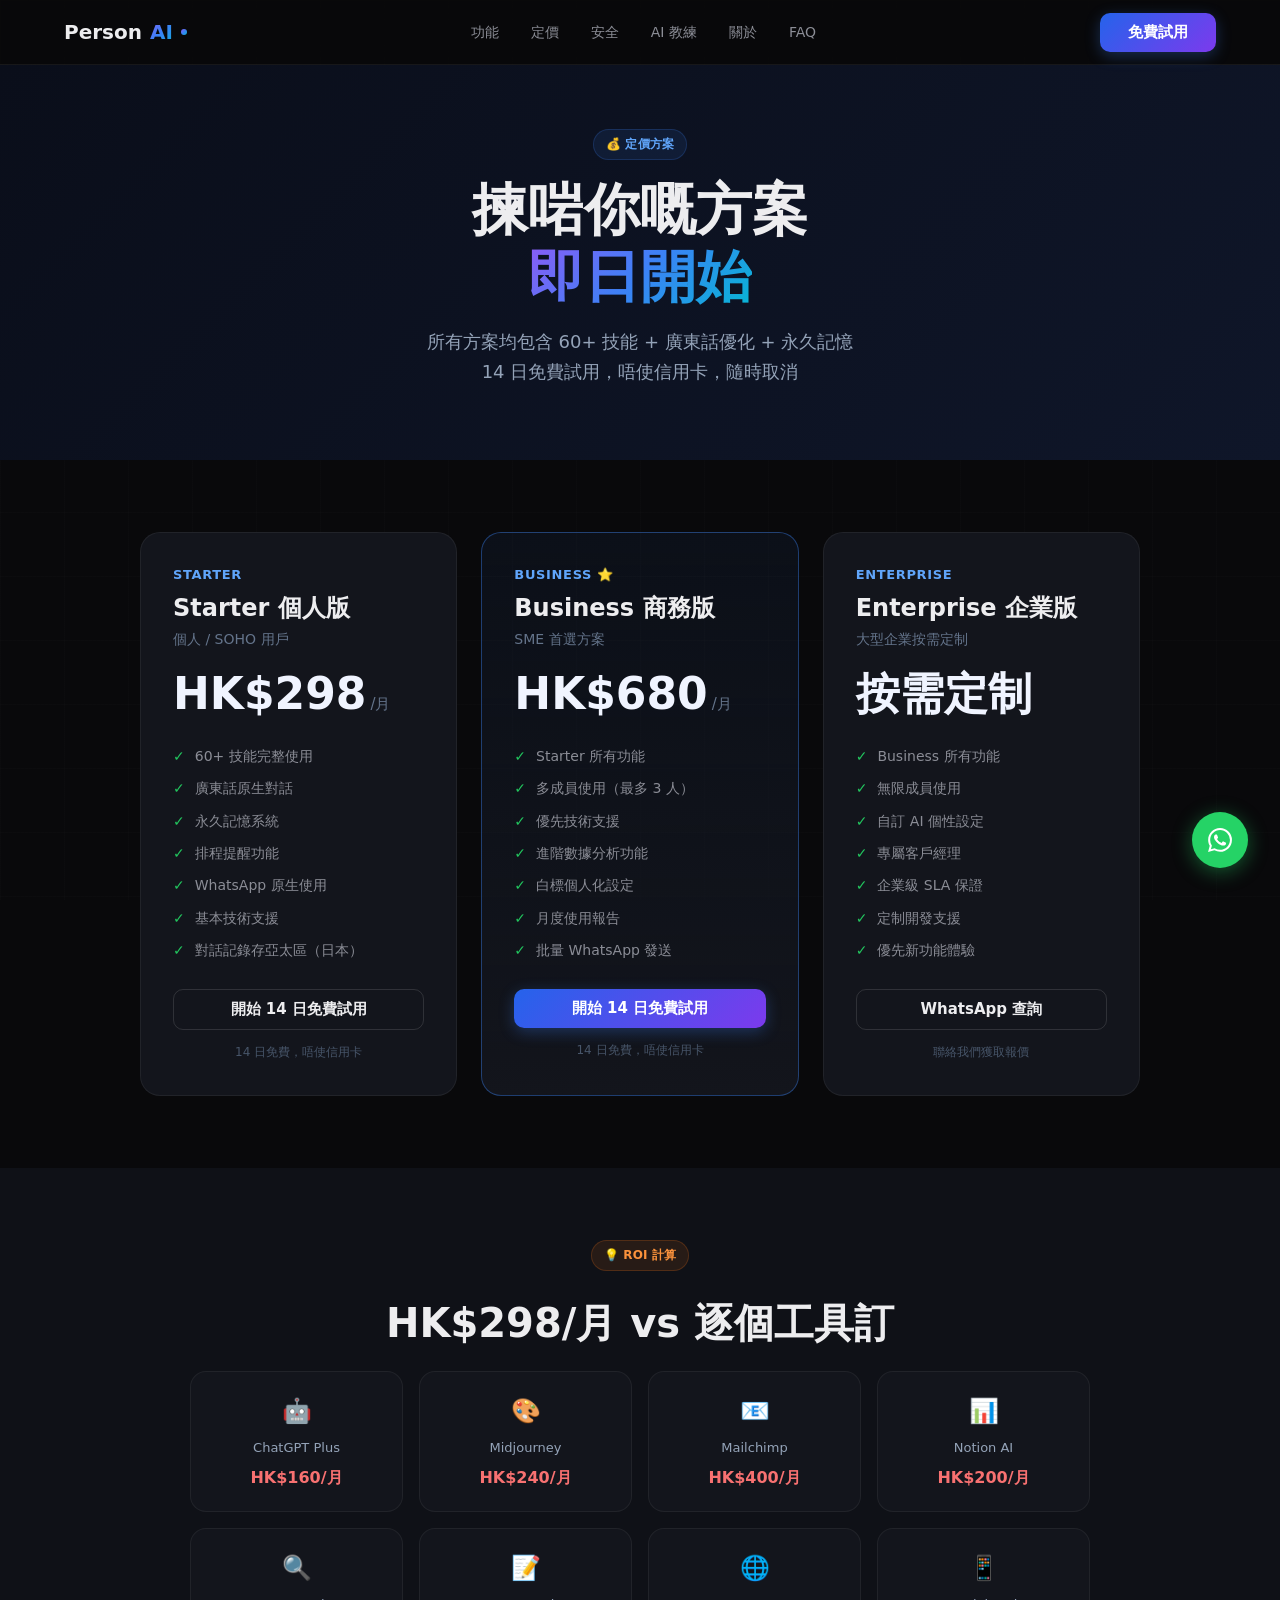
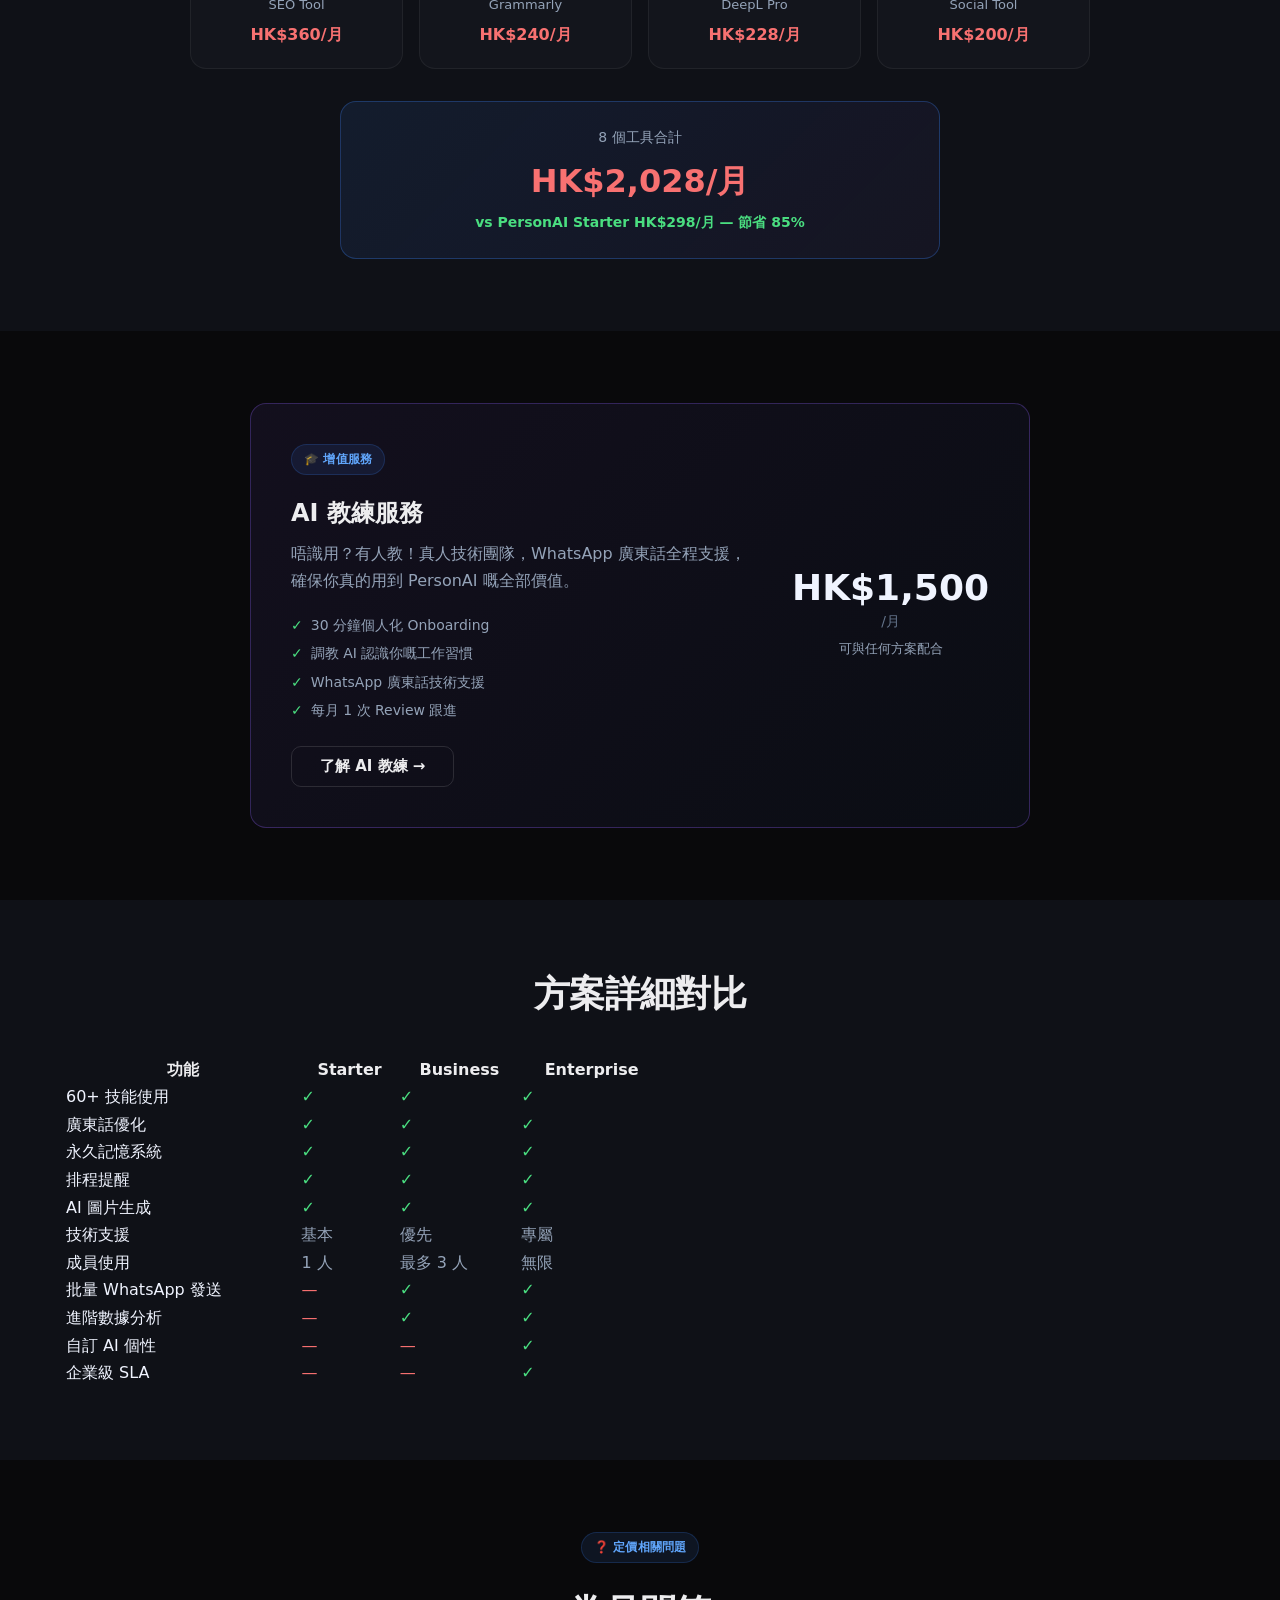
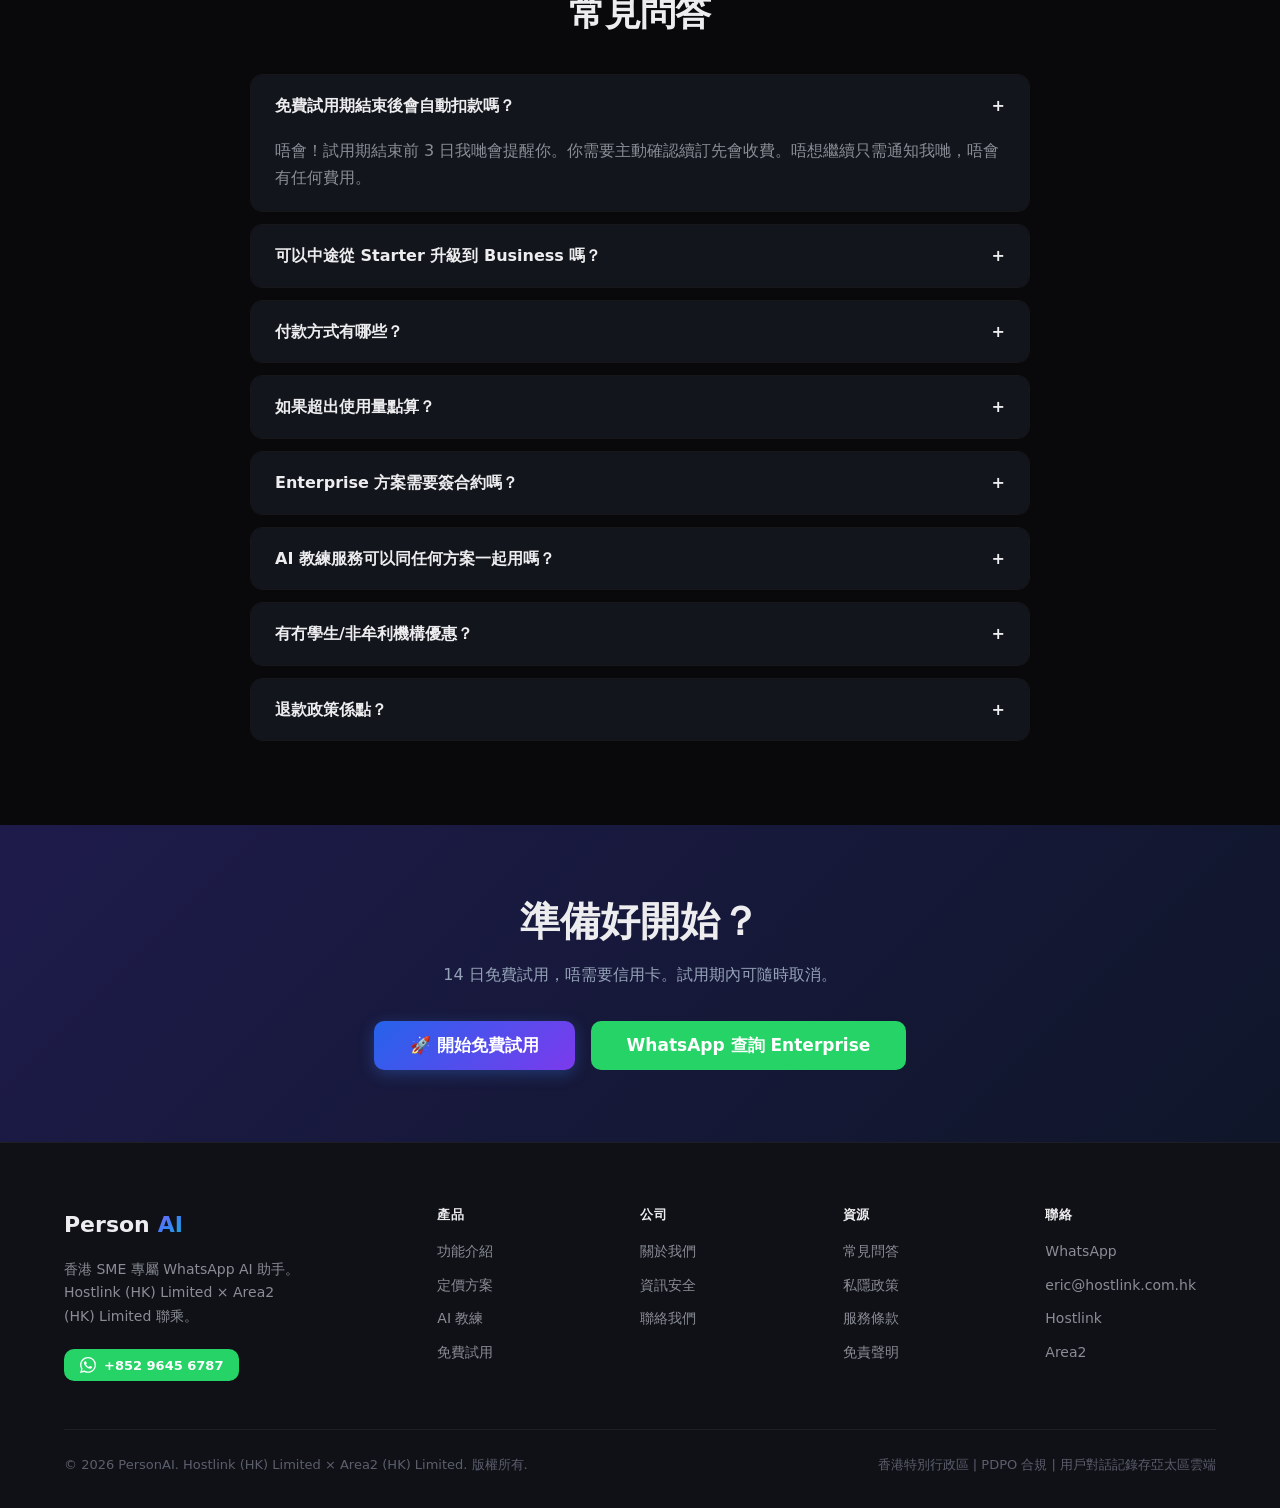
<file: pricing/index.html>
<!DOCTYPE html><html><head><meta charset="utf-8"><meta name="viewport" content="width=device-width, initial-scale=1"><title>PersonAI — 住喺你 WhatsApp 的 24 小時全能 AI 助手</title><style>@media(max-width:768px){div[style*="grid-template-columns: 1fr auto"][data-v-34ab6c57]{grid-template-columns:1fr!important}}</style><link rel="stylesheet" href="/_nuxt/entry.Bs-e9i_m.css" crossorigin><link rel="preload" as="fetch" crossorigin="anonymous" href="/pricing/_payload.json?c4c94da0-ed55-46b5-b8c2-24ee1e294c6f"><link rel="modulepreload" as="script" crossorigin href="/_nuxt/CeZzUFw4.js"><link rel="modulepreload" as="script" crossorigin href="/_nuxt/DNvkZokH.js"><link rel="modulepreload" as="script" crossorigin href="/_nuxt/CgBcJg0e.js"><link rel="modulepreload" as="script" crossorigin href="/_nuxt/qqcot9Iz.js"><link rel="modulepreload" as="script" crossorigin href="/_nuxt/DvQOp89M.js"><link rel="modulepreload" as="script" crossorigin href="/_nuxt/CYnEcq5I.js"><script type="module" src="/_nuxt/CeZzUFw4.js" crossorigin></script><meta name="description" content="香港 SME 專屬 WhatsApp AI 助手。廣東話原生・永久記憶・60+技能・PDPO 合規。14 日免費試用，唔使信用卡。"><meta property="og:title" content="PersonAI — 住喺你 WhatsApp 的 24 小時全能 AI 助手"><meta property="og:description" content="香港 SME 專屬 WhatsApp AI 助手。14 日免費試用，唔使信用卡。"><meta property="og:type" content="website"><meta property="og:site_name" content="PersonAI"><meta name="theme-color" content="#0A0E1A"><link rel="icon" type="image/svg+xml" href="/favicon.svg"><script id="unhead:payload" type="application/json">{"title":"PersonAI — 住喺你 WhatsApp 的 24 小時全能 AI 助手"}</script></head><body><div id="__nuxt"><div><div><header class="site-header"><nav class="nav-inner"><a href="/" class="nav-logo"><span>Person</span><span class="gradient-text">AI</span><div class="nav-logo-dot"></div></a><ul class="nav-links"><li><a href="/features" class="">功能</a></li><li><a aria-current="page" href="/pricing" class="router-link-active router-link-exact-active">定價</a></li><li><a href="/security" class="">安全</a></li><li><a href="/ai-coach" class="">AI 教練</a></li><li><a href="/about" class="">關於</a></li><li><a href="/faq" class="">FAQ</a></li></ul><div class="nav-cta"><a href="/early-access" class="btn btn-primary">免費試用</a><button class="hamburger" aria-label="選單"><span></span><span></span><span></span></button></div></nav><div class="mobile-menu"><a href="/features" class="">功能</a><a aria-current="page" href="/pricing" class="router-link-active router-link-exact-active">定價</a><a href="/security" class="">安全</a><a href="/ai-coach" class="">AI 教練</a><a href="/about" class="">關於</a><a href="/faq" class="">FAQ</a><a href="/early-access" class="btn btn-primary" style="margin-top:0.5rem;">免費試用</a></div></header><main><!--[--><div data-v-34ab6c57><!--[--><title data-v-34ab6c57>定價方案 | PersonAI — HK$298/月起，14 日免費試用</title><meta name="description" content="PersonAI 定價：Starter HK$298/月、Business HK$680/月、Enterprise 按需定制。所有方案 14 日免費試用，唔使信用卡。" data-v-34ab6c57><!--]--><section class="section" style="background:linear-gradient(135deg, #0A0E1A 0%, #0F1629 100%);padding-top:4rem;" data-v-34ab6c57><div class="container text-center" data-v-34ab6c57><div class="badge badge-blue mb-2" style="display:inline-flex;" data-v-34ab6c57>💰 定價方案</div><h1 style="margin-bottom:1rem;" data-v-34ab6c57>揀啱你嘅方案<br data-v-34ab6c57><span class="gradient-text" data-v-34ab6c57>即日開始</span></h1><p style="font-size:1.125rem;max-width:520px;margin:0 auto;color:#94A3B8;" data-v-34ab6c57> 所有方案均包含 60+ 技能 + 廣東話優化 + 永久記憶<br data-v-34ab6c57>14 日免費試用，唔使信用卡，隨時取消 </p></div></section><section class="section" data-v-34ab6c57><div class="container" data-v-34ab6c57><div class="grid-3" style="gap:1.5rem;max-width:1000px;margin:0 auto;" data-v-34ab6c57><!--[--><div class="pricing-card" data-v-34ab6c57><div style="margin-bottom:1.25rem;" data-v-34ab6c57><div style="font-size:0.8125rem;font-weight:700;text-transform:uppercase;letter-spacing:0.05em;color:#60A5FA;margin-bottom:0.5rem;" data-v-34ab6c57>Starter</div><h2 style="font-size:1.5rem;margin-bottom:0.375rem;" data-v-34ab6c57>Starter 個人版</h2><p style="font-size:0.875rem;color:#64748B;" data-v-34ab6c57>個人 / SOHO 用戶</p></div><div style="margin-bottom:1.75rem;" data-v-34ab6c57><span style="font-size:2.75rem;font-weight:800;color:#F0F4FF;line-height:1;" data-v-34ab6c57>HK$298</span><span style="font-size:0.9375rem;color:#64748B;margin-left:0.25rem;" data-v-34ab6c57>/月</span></div><ul class="price-features" style="margin-bottom:1.75rem;" data-v-34ab6c57><!--[--><li data-v-34ab6c57>60+ 技能完整使用</li><li data-v-34ab6c57>廣東話原生對話</li><li data-v-34ab6c57>永久記憶系統</li><li data-v-34ab6c57>排程提醒功能</li><li data-v-34ab6c57>WhatsApp 原生使用</li><li data-v-34ab6c57>基本技術支援</li><li data-v-34ab6c57>對話記錄存亞太區（日本）</li><!--]--></ul><a href="/early-access" class="btn w-full btn-outline" style="justify-content:center;margin-bottom:0.75rem;" data-v-34ab6c57>開始 14 日免費試用</a><p style="font-size:0.75rem;color:#475569;text-align:center;" data-v-34ab6c57>14 日免費，唔使信用卡</p></div><div class="featured pricing-card" data-v-34ab6c57><div style="margin-bottom:1.25rem;" data-v-34ab6c57><div style="font-size:0.8125rem;font-weight:700;text-transform:uppercase;letter-spacing:0.05em;color:#60A5FA;margin-bottom:0.5rem;" data-v-34ab6c57>Business ⭐</div><h2 style="font-size:1.5rem;margin-bottom:0.375rem;" data-v-34ab6c57>Business 商務版</h2><p style="font-size:0.875rem;color:#64748B;" data-v-34ab6c57>SME 首選方案</p></div><div style="margin-bottom:1.75rem;" data-v-34ab6c57><span style="font-size:2.75rem;font-weight:800;color:#F0F4FF;line-height:1;" data-v-34ab6c57>HK$680</span><span style="font-size:0.9375rem;color:#64748B;margin-left:0.25rem;" data-v-34ab6c57>/月</span></div><ul class="price-features" style="margin-bottom:1.75rem;" data-v-34ab6c57><!--[--><li data-v-34ab6c57>Starter 所有功能</li><li data-v-34ab6c57>多成員使用（最多 3 人）</li><li data-v-34ab6c57>優先技術支援</li><li data-v-34ab6c57>進階數據分析功能</li><li data-v-34ab6c57>白標個人化設定</li><li data-v-34ab6c57>月度使用報告</li><li data-v-34ab6c57>批量 WhatsApp 發送</li><!--]--></ul><a href="/early-access" class="btn w-full btn-primary" style="justify-content:center;margin-bottom:0.75rem;" data-v-34ab6c57>開始 14 日免費試用</a><p style="font-size:0.75rem;color:#475569;text-align:center;" data-v-34ab6c57>14 日免費，唔使信用卡</p></div><div class="pricing-card" data-v-34ab6c57><div style="margin-bottom:1.25rem;" data-v-34ab6c57><div style="font-size:0.8125rem;font-weight:700;text-transform:uppercase;letter-spacing:0.05em;color:#60A5FA;margin-bottom:0.5rem;" data-v-34ab6c57>Enterprise</div><h2 style="font-size:1.5rem;margin-bottom:0.375rem;" data-v-34ab6c57>Enterprise 企業版</h2><p style="font-size:0.875rem;color:#64748B;" data-v-34ab6c57>大型企業按需定制</p></div><div style="margin-bottom:1.75rem;" data-v-34ab6c57><span style="font-size:2.75rem;font-weight:800;color:#F0F4FF;line-height:1;" data-v-34ab6c57>按需定制</span><span style="font-size:0.9375rem;color:#64748B;margin-left:0.25rem;" data-v-34ab6c57></span></div><ul class="price-features" style="margin-bottom:1.75rem;" data-v-34ab6c57><!--[--><li data-v-34ab6c57>Business 所有功能</li><li data-v-34ab6c57>無限成員使用</li><li data-v-34ab6c57>自訂 AI 個性設定</li><li data-v-34ab6c57>專屬客戶經理</li><li data-v-34ab6c57>企業級 SLA 保證</li><li data-v-34ab6c57>定制開發支援</li><li data-v-34ab6c57>優先新功能體驗</li><!--]--></ul><a href="https://wa.me/85296456787" rel="noopener noreferrer" target="_blank" class="btn w-full btn-outline" style="justify-content:center;margin-bottom:0.75rem;" data-v-34ab6c57>WhatsApp 查詢</a><p style="font-size:0.75rem;color:#475569;text-align:center;" data-v-34ab6c57>聯絡我們獲取報價</p></div><!--]--></div></div></section><section class="section section-alt" data-v-34ab6c57><div class="container text-center" data-v-34ab6c57><div class="badge badge-orange mb-2" style="display:inline-flex;" data-v-34ab6c57>💡 ROI 計算</div><h2 style="margin-bottom:1.5rem;margin-top:0.75rem;" data-v-34ab6c57>HK$298/月 vs 逐個工具訂</h2><div class="grid-4" style="max-width:900px;margin:0 auto 2rem;gap:1rem;" data-v-34ab6c57><!--[--><div class="card" style="text-align:center;padding:1.25rem;" data-v-34ab6c57><div style="font-size:1.5rem;margin-bottom:0.5rem;" data-v-34ab6c57>🤖</div><div style="font-size:0.8125rem;color:#94A3B8;margin-bottom:0.375rem;" data-v-34ab6c57>ChatGPT Plus</div><div style="font-size:1rem;font-weight:700;color:#F87171;" data-v-34ab6c57>HK$160/月</div></div><div class="card" style="text-align:center;padding:1.25rem;" data-v-34ab6c57><div style="font-size:1.5rem;margin-bottom:0.5rem;" data-v-34ab6c57>🎨</div><div style="font-size:0.8125rem;color:#94A3B8;margin-bottom:0.375rem;" data-v-34ab6c57>Midjourney</div><div style="font-size:1rem;font-weight:700;color:#F87171;" data-v-34ab6c57>HK$240/月</div></div><div class="card" style="text-align:center;padding:1.25rem;" data-v-34ab6c57><div style="font-size:1.5rem;margin-bottom:0.5rem;" data-v-34ab6c57>📧</div><div style="font-size:0.8125rem;color:#94A3B8;margin-bottom:0.375rem;" data-v-34ab6c57>Mailchimp</div><div style="font-size:1rem;font-weight:700;color:#F87171;" data-v-34ab6c57>HK$400/月</div></div><div class="card" style="text-align:center;padding:1.25rem;" data-v-34ab6c57><div style="font-size:1.5rem;margin-bottom:0.5rem;" data-v-34ab6c57>📊</div><div style="font-size:0.8125rem;color:#94A3B8;margin-bottom:0.375rem;" data-v-34ab6c57>Notion AI</div><div style="font-size:1rem;font-weight:700;color:#F87171;" data-v-34ab6c57>HK$200/月</div></div><div class="card" style="text-align:center;padding:1.25rem;" data-v-34ab6c57><div style="font-size:1.5rem;margin-bottom:0.5rem;" data-v-34ab6c57>🔍</div><div style="font-size:0.8125rem;color:#94A3B8;margin-bottom:0.375rem;" data-v-34ab6c57>SEO Tool</div><div style="font-size:1rem;font-weight:700;color:#F87171;" data-v-34ab6c57>HK$360/月</div></div><div class="card" style="text-align:center;padding:1.25rem;" data-v-34ab6c57><div style="font-size:1.5rem;margin-bottom:0.5rem;" data-v-34ab6c57>📝</div><div style="font-size:0.8125rem;color:#94A3B8;margin-bottom:0.375rem;" data-v-34ab6c57>Grammarly</div><div style="font-size:1rem;font-weight:700;color:#F87171;" data-v-34ab6c57>HK$240/月</div></div><div class="card" style="text-align:center;padding:1.25rem;" data-v-34ab6c57><div style="font-size:1.5rem;margin-bottom:0.5rem;" data-v-34ab6c57>🌐</div><div style="font-size:0.8125rem;color:#94A3B8;margin-bottom:0.375rem;" data-v-34ab6c57>DeepL Pro</div><div style="font-size:1rem;font-weight:700;color:#F87171;" data-v-34ab6c57>HK$228/月</div></div><div class="card" style="text-align:center;padding:1.25rem;" data-v-34ab6c57><div style="font-size:1.5rem;margin-bottom:0.5rem;" data-v-34ab6c57>📱</div><div style="font-size:0.8125rem;color:#94A3B8;margin-bottom:0.375rem;" data-v-34ab6c57>Social Tool</div><div style="font-size:1rem;font-weight:700;color:#F87171;" data-v-34ab6c57>HK$200/月</div></div><!--]--></div><div style="background:linear-gradient(135deg, rgba(59, 130, 246, 0.1), rgba(139, 92, 246, 0.05));border:1px solid rgba(59, 130, 246, 0.3);border-radius:1rem;padding:1.5rem;max-width:600px;margin:0 auto;" data-v-34ab6c57><div style="font-size:0.875rem;color:#94A3B8;margin-bottom:0.5rem;" data-v-34ab6c57>8 個工具合計</div><div style="font-size:2rem;font-weight:800;color:#F87171;margin-bottom:0.25rem;" data-v-34ab6c57>HK$2,028/月</div><div style="font-size:0.875rem;color:#4ADE80;font-weight:600;" data-v-34ab6c57>vs PersonAI Starter HK$298/月 — 節省 85%</div></div></div></section><section class="section" data-v-34ab6c57><div class="container" data-v-34ab6c57><div class="card" style="max-width:780px;margin:0 auto;padding:2.5rem;background:linear-gradient(135deg, rgba(139, 92, 246, 0.08), rgba(59, 130, 246, 0.04));border-color:rgba(139, 92, 246, 0.3);" data-v-34ab6c57><div style="display:grid;grid-template-columns:1fr auto;gap:2rem;align-items:center;" data-v-34ab6c57><div data-v-34ab6c57><div class="badge badge-blue mb-2" style="display:inline-flex;" data-v-34ab6c57>🎓 增值服務</div><h3 style="font-size:1.5rem;margin-bottom:0.75rem;margin-top:0.5rem;" data-v-34ab6c57>AI 教練服務</h3><p style="color:#94A3B8;margin-bottom:1.25rem;" data-v-34ab6c57>唔識用？有人教！真人技術團隊，WhatsApp 廣東話全程支援，確保你真的用到 PersonAI 嘅全部價值。</p><ul style="list-style:none;display:flex;flex-direction:column;gap:0.375rem;margin-bottom:1.5rem;" data-v-34ab6c57><!--[--><li style="font-size:0.875rem;color:#94A3B8;display:flex;gap:0.5rem;" data-v-34ab6c57><span style="color:#4ADE80;flex-shrink:0;" data-v-34ab6c57>✓</span> 30 分鐘個人化 Onboarding</li><li style="font-size:0.875rem;color:#94A3B8;display:flex;gap:0.5rem;" data-v-34ab6c57><span style="color:#4ADE80;flex-shrink:0;" data-v-34ab6c57>✓</span> 調教 AI 認識你嘅工作習慣</li><li style="font-size:0.875rem;color:#94A3B8;display:flex;gap:0.5rem;" data-v-34ab6c57><span style="color:#4ADE80;flex-shrink:0;" data-v-34ab6c57>✓</span> WhatsApp 廣東話技術支援</li><li style="font-size:0.875rem;color:#94A3B8;display:flex;gap:0.5rem;" data-v-34ab6c57><span style="color:#4ADE80;flex-shrink:0;" data-v-34ab6c57>✓</span> 每月 1 次 Review 跟進</li><!--]--></ul><a href="/ai-coach" class="btn btn-outline" data-v-34ab6c57>了解 AI 教練 →</a></div><div style="text-align:center;min-width:160px;" data-v-34ab6c57><div style="font-size:2.25rem;font-weight:800;color:#F0F4FF;line-height:1;margin-bottom:0.25rem;" data-v-34ab6c57>HK$1,500</div><div style="color:#64748B;font-size:0.875rem;" data-v-34ab6c57>/月</div><div style="color:#94A3B8;font-size:0.8125rem;margin-top:0.375rem;" data-v-34ab6c57>可與任何方案配合</div></div></div></div></div></section><section class="section section-alt" data-v-34ab6c57><div class="container" data-v-34ab6c57><div class="section-title" data-v-34ab6c57><h2 data-v-34ab6c57>方案詳細對比</h2></div><div style="overflow-x:auto;" data-v-34ab6c57><table class="comparison-table" style="min-width:600px;" data-v-34ab6c57><thead data-v-34ab6c57><tr data-v-34ab6c57><th data-v-34ab6c57>功能</th><th data-v-34ab6c57>Starter</th><th data-v-34ab6c57>Business</th><th data-v-34ab6c57>Enterprise</th></tr></thead><tbody data-v-34ab6c57><!--[--><tr data-v-34ab6c57><td style="font-weight:500;color:#F0F4FF;" data-v-34ab6c57>60+ 技能使用</td><!--[--><td style="color:#94A3B8;" data-v-34ab6c57><span style="color:#4ADE80;" data-v-34ab6c57>✓</span></td><td style="color:#94A3B8;" data-v-34ab6c57><span style="color:#4ADE80;" data-v-34ab6c57>✓</span></td><td style="color:#94A3B8;" data-v-34ab6c57><span style="color:#4ADE80;" data-v-34ab6c57>✓</span></td><!--]--></tr><tr data-v-34ab6c57><td style="font-weight:500;color:#F0F4FF;" data-v-34ab6c57>廣東話優化</td><!--[--><td style="color:#94A3B8;" data-v-34ab6c57><span style="color:#4ADE80;" data-v-34ab6c57>✓</span></td><td style="color:#94A3B8;" data-v-34ab6c57><span style="color:#4ADE80;" data-v-34ab6c57>✓</span></td><td style="color:#94A3B8;" data-v-34ab6c57><span style="color:#4ADE80;" data-v-34ab6c57>✓</span></td><!--]--></tr><tr data-v-34ab6c57><td style="font-weight:500;color:#F0F4FF;" data-v-34ab6c57>永久記憶系統</td><!--[--><td style="color:#94A3B8;" data-v-34ab6c57><span style="color:#4ADE80;" data-v-34ab6c57>✓</span></td><td style="color:#94A3B8;" data-v-34ab6c57><span style="color:#4ADE80;" data-v-34ab6c57>✓</span></td><td style="color:#94A3B8;" data-v-34ab6c57><span style="color:#4ADE80;" data-v-34ab6c57>✓</span></td><!--]--></tr><tr data-v-34ab6c57><td style="font-weight:500;color:#F0F4FF;" data-v-34ab6c57>排程提醒</td><!--[--><td style="color:#94A3B8;" data-v-34ab6c57><span style="color:#4ADE80;" data-v-34ab6c57>✓</span></td><td style="color:#94A3B8;" data-v-34ab6c57><span style="color:#4ADE80;" data-v-34ab6c57>✓</span></td><td style="color:#94A3B8;" data-v-34ab6c57><span style="color:#4ADE80;" data-v-34ab6c57>✓</span></td><!--]--></tr><tr data-v-34ab6c57><td style="font-weight:500;color:#F0F4FF;" data-v-34ab6c57>AI 圖片生成</td><!--[--><td style="color:#94A3B8;" data-v-34ab6c57><span style="color:#4ADE80;" data-v-34ab6c57>✓</span></td><td style="color:#94A3B8;" data-v-34ab6c57><span style="color:#4ADE80;" data-v-34ab6c57>✓</span></td><td style="color:#94A3B8;" data-v-34ab6c57><span style="color:#4ADE80;" data-v-34ab6c57>✓</span></td><!--]--></tr><tr data-v-34ab6c57><td style="font-weight:500;color:#F0F4FF;" data-v-34ab6c57>技術支援</td><!--[--><td style="color:#94A3B8;" data-v-34ab6c57><span data-v-34ab6c57>基本</span></td><td style="color:#94A3B8;" data-v-34ab6c57><span data-v-34ab6c57>優先</span></td><td style="color:#94A3B8;" data-v-34ab6c57><span data-v-34ab6c57>專屬</span></td><!--]--></tr><tr data-v-34ab6c57><td style="font-weight:500;color:#F0F4FF;" data-v-34ab6c57>成員使用</td><!--[--><td style="color:#94A3B8;" data-v-34ab6c57><span data-v-34ab6c57>1 人</span></td><td style="color:#94A3B8;" data-v-34ab6c57><span data-v-34ab6c57>最多 3 人</span></td><td style="color:#94A3B8;" data-v-34ab6c57><span data-v-34ab6c57>無限</span></td><!--]--></tr><tr data-v-34ab6c57><td style="font-weight:500;color:#F0F4FF;" data-v-34ab6c57>批量 WhatsApp 發送</td><!--[--><td style="color:#94A3B8;" data-v-34ab6c57><span style="color:#F87171;" data-v-34ab6c57>—</span></td><td style="color:#94A3B8;" data-v-34ab6c57><span style="color:#4ADE80;" data-v-34ab6c57>✓</span></td><td style="color:#94A3B8;" data-v-34ab6c57><span style="color:#4ADE80;" data-v-34ab6c57>✓</span></td><!--]--></tr><tr data-v-34ab6c57><td style="font-weight:500;color:#F0F4FF;" data-v-34ab6c57>進階數據分析</td><!--[--><td style="color:#94A3B8;" data-v-34ab6c57><span style="color:#F87171;" data-v-34ab6c57>—</span></td><td style="color:#94A3B8;" data-v-34ab6c57><span style="color:#4ADE80;" data-v-34ab6c57>✓</span></td><td style="color:#94A3B8;" data-v-34ab6c57><span style="color:#4ADE80;" data-v-34ab6c57>✓</span></td><!--]--></tr><tr data-v-34ab6c57><td style="font-weight:500;color:#F0F4FF;" data-v-34ab6c57>自訂 AI 個性</td><!--[--><td style="color:#94A3B8;" data-v-34ab6c57><span style="color:#F87171;" data-v-34ab6c57>—</span></td><td style="color:#94A3B8;" data-v-34ab6c57><span style="color:#F87171;" data-v-34ab6c57>—</span></td><td style="color:#94A3B8;" data-v-34ab6c57><span style="color:#4ADE80;" data-v-34ab6c57>✓</span></td><!--]--></tr><tr data-v-34ab6c57><td style="font-weight:500;color:#F0F4FF;" data-v-34ab6c57>企業級 SLA</td><!--[--><td style="color:#94A3B8;" data-v-34ab6c57><span style="color:#F87171;" data-v-34ab6c57>—</span></td><td style="color:#94A3B8;" data-v-34ab6c57><span style="color:#F87171;" data-v-34ab6c57>—</span></td><td style="color:#94A3B8;" data-v-34ab6c57><span style="color:#4ADE80;" data-v-34ab6c57>✓</span></td><!--]--></tr><!--]--></tbody></table></div></div></section><section class="section" data-v-34ab6c57><div class="container" data-v-34ab6c57><div class="section-title" data-v-34ab6c57><div class="badge badge-blue" data-v-34ab6c57>❓ 定價相關問題</div><h2 style="margin-top:0.75rem;" data-v-34ab6c57>常見問答</h2></div><div style="max-width:780px;margin:0 auto;" data-v-34ab6c57><!--[--><div class="open faq-item" data-v-34ab6c57><div class="faq-question" data-v-34ab6c57><span data-v-34ab6c57>免費試用期結束後會自動扣款嗎？</span><div class="faq-icon" data-v-34ab6c57>+</div></div><div class="faq-answer" data-v-34ab6c57>唔會！試用期結束前 3 日我哋會提醒你。你需要主動確認續訂先會收費。唔想繼續只需通知我哋，唔會有任何費用。</div></div><div class="faq-item" data-v-34ab6c57><div class="faq-question" data-v-34ab6c57><span data-v-34ab6c57>可以中途從 Starter 升級到 Business 嗎？</span><div class="faq-icon" data-v-34ab6c57>+</div></div><div class="faq-answer" data-v-34ab6c57>可以！隨時升級，費用按比例計算。WhatsApp 聯絡我哋即可安排。</div></div><div class="faq-item" data-v-34ab6c57><div class="faq-question" data-v-34ab6c57><span data-v-34ab6c57>付款方式有哪些？</span><div class="faq-icon" data-v-34ab6c57>+</div></div><div class="faq-answer" data-v-34ab6c57>支援信用卡（Visa / MasterCard）、轉數快、銀行轉賬。所有付款透過 Stripe 安全處理。</div></div><div class="faq-item" data-v-34ab6c57><div class="faq-question" data-v-34ab6c57><span data-v-34ab6c57>如果超出使用量點算？</span><div class="faq-icon" data-v-34ab6c57>+</div></div><div class="faq-answer" data-v-34ab6c57>我哋會提前通知你。Starter 適合個人日常使用，Business 適合 SME 日常業務量。如有特別需求可聯絡我哋調整。</div></div><div class="faq-item" data-v-34ab6c57><div class="faq-question" data-v-34ab6c57><span data-v-34ab6c57>Enterprise 方案需要簽合約嗎？</span><div class="faq-icon" data-v-34ab6c57>+</div></div><div class="faq-answer" data-v-34ab6c57>Enterprise 一般簽 12 個月合約，享有更優惠嘅月費。可按需調整，WhatsApp 聯絡我哋詳談。</div></div><div class="faq-item" data-v-34ab6c57><div class="faq-question" data-v-34ab6c57><span data-v-34ab6c57>AI 教練服務可以同任何方案一起用嗎？</span><div class="faq-icon" data-v-34ab6c57>+</div></div><div class="faq-answer" data-v-34ab6c57>係！AI 教練係獨立增值服務，可以配合 Starter、Business 或 Enterprise 任何方案使用，額外 HK$1,500/月。</div></div><div class="faq-item" data-v-34ab6c57><div class="faq-question" data-v-34ab6c57><span data-v-34ab6c57>有冇學生/非牟利機構優惠？</span><div class="faq-icon" data-v-34ab6c57>+</div></div><div class="faq-answer" data-v-34ab6c57>有！請 WhatsApp 聯絡我哋，提供相關證明文件後可申請特別優惠。</div></div><div class="faq-item" data-v-34ab6c57><div class="faq-question" data-v-34ab6c57><span data-v-34ab6c57>退款政策係點？</span><div class="faq-icon" data-v-34ab6c57>+</div></div><div class="faq-answer" data-v-34ab6c57>免費試用期內取消完全免費。正式付費後如有任何問題，請喺 7 日內聯絡我哋，我哋會公平處理。</div></div><!--]--></div></div></section><section class="section" style="background:linear-gradient(135deg, #1E1B4B 0%, #0F1629 100%);text-align:center;" data-v-34ab6c57><div class="container" data-v-34ab6c57><h2 style="margin-bottom:1rem;" data-v-34ab6c57>準備好開始？</h2><p style="color:#94A3B8;margin-bottom:2rem;max-width:480px;margin-left:auto;margin-right:auto;" data-v-34ab6c57>14 日免費試用，唔需要信用卡。試用期內可隨時取消。</p><div style="display:flex;gap:1rem;justify-content:center;flex-wrap:wrap;" data-v-34ab6c57><a href="/early-access" class="btn btn-primary btn-lg" data-v-34ab6c57>🚀 開始免費試用</a><a href="https://wa.me/85296456787" target="_blank" rel="noopener" class="btn btn-whatsapp btn-lg" data-v-34ab6c57>WhatsApp 查詢 Enterprise</a></div></div></section></div><!--]--></main><footer class="site-footer"><div class="container"><div class="footer-grid"><div class="footer-col"><div class="nav-logo" style="margin-bottom:1rem;font-size:1.375rem;font-weight:800;display:flex;align-items:center;gap:0.5rem;"><span>Person</span><span class="gradient-text">AI</span></div><p style="font-size:0.875rem;max-width:240px;margin-bottom:1.25rem;">香港 SME 專屬 WhatsApp AI 助手。Hostlink (HK) Limited × Area2 (HK) Limited 聯乘。</p><div style="display:flex;gap:0.75rem;flex-wrap:wrap;"><a href="https://wa.me/85296456787" target="_blank" rel="noopener" class="btn btn-whatsapp" style="font-size:0.8125rem;padding:0.5rem 1rem;"><svg width="16" height="16" viewBox="0 0 24 24" fill="currentColor"><path d="M17.472 14.382c-.297-.149-1.758-.867-2.03-.967-.273-.099-.471-.148-.67.15-.197.297-.767.966-.94 1.164-.173.199-.347.223-.644.075-.297-.15-1.255-.463-2.39-1.475-.883-.788-1.48-1.761-1.653-2.059-.173-.297-.018-.458.13-.606.134-.133.298-.347.446-.52.149-.174.198-.298.298-.497.099-.198.05-.371-.025-.52-.075-.149-.669-1.612-.916-2.207-.242-.579-.487-.5-.669-.51-.173-.008-.371-.01-.57-.01-.198 0-.52.074-.792.372-.272.297-1.04 1.016-1.04 2.479 0 1.462 1.065 2.875 1.213 3.074.149.198 2.096 3.2 5.077 4.487.709.306 1.262.489 1.694.625.712.227 1.36.195 1.871.118.571-.085 1.758-.719 2.006-1.413.248-.694.248-1.289.173-1.413-.074-.124-.272-.198-.57-.347m-5.421 7.403h-.004a9.87 9.87 0 01-5.031-1.378l-.361-.214-3.741.982.998-3.648-.235-.374a9.86 9.86 0 01-1.51-5.26c.001-5.45 4.436-9.884 9.888-9.884 2.64 0 5.122 1.03 6.988 2.898a9.825 9.825 0 012.893 6.994c-.003 5.45-4.437 9.884-9.885 9.884m8.413-18.297A11.815 11.815 0 0012.05 0C5.495 0 .16 5.335.157 11.892c0 2.096.547 4.142 1.588 5.945L.057 24l6.305-1.654a11.882 11.882 0 005.683 1.448h.005c6.554 0 11.89-5.335 11.893-11.893a11.821 11.821 0 00-3.48-8.413z"></path></svg> +852 9645 6787 </a></div></div><div class="footer-col"><h4>產品</h4><ul><li><a href="/features" class="">功能介紹</a></li><li><a aria-current="page" href="/pricing" class="router-link-active router-link-exact-active">定價方案</a></li><li><a href="/ai-coach" class="">AI 教練</a></li><li><a href="/early-access" class="">免費試用</a></li></ul></div><div class="footer-col"><h4>公司</h4><ul><li><a href="/about" class="">關於我們</a></li><li><a href="/security" class="">資訊安全</a></li><li><a href="/contact" class="">聯絡我們</a></li></ul></div><div class="footer-col"><h4>資源</h4><ul><li><a href="/faq" class="">常見問答</a></li><li><a href="/privacy" class="">私隱政策</a></li><li><a href="/terms" class="">服務條款</a></li><li><a href="/disclaimer" class="">免責聲明</a></li></ul></div><div class="footer-col"><h4>聯絡</h4><ul><li><a href="https://wa.me/85296456787" target="_blank" rel="noopener">WhatsApp</a></li><li><a href="mailto:eric@hostlink.com.hk">eric@hostlink.com.hk</a></li><li><a href="https://www.hostlink.com.hk" target="_blank" rel="noopener">Hostlink</a></li><li><a href="https://www.area2.com" target="_blank" rel="noopener">Area2</a></li></ul></div></div><div class="footer-bottom"><p>© 2026 PersonAI. Hostlink (HK) Limited × Area2 (HK) Limited. 版權所有.</p><p>香港特別行政區 | PDPO 合規 | 用戶對話記錄存亞太區雲端</p></div></div></footer><a href="https://wa.me/85296456787" target="_blank" rel="noopener" class="whatsapp-float" aria-label="WhatsApp 聯絡我們"><svg width="24" height="24" viewBox="0 0 24 24" fill="white"><path d="M17.472 14.382c-.297-.149-1.758-.867-2.03-.967-.273-.099-.471-.148-.67.15-.197.297-.767.966-.94 1.164-.173.199-.347.223-.644.075-.297-.15-1.255-.463-2.39-1.475-.883-.788-1.48-1.761-1.653-2.059-.173-.297-.018-.458.13-.606.134-.133.298-.347.446-.52.149-.174.198-.298.298-.497.099-.198.05-.371-.025-.52-.075-.149-.669-1.612-.916-2.207-.242-.579-.487-.5-.669-.51-.173-.008-.371-.01-.57-.01-.198 0-.52.074-.792.372-.272.297-1.04 1.016-1.04 2.479 0 1.462 1.065 2.875 1.213 3.074.149.198 2.096 3.2 5.077 4.487.709.306 1.262.489 1.694.625.712.227 1.36.195 1.871.118.571-.085 1.758-.719 2.006-1.413.248-.694.248-1.289.173-1.413-.074-.124-.272-.198-.57-.347m-5.421 7.403h-.004a9.87 9.87 0 01-5.031-1.378l-.361-.214-3.741.982.998-3.648-.235-.374a9.86 9.86 0 01-1.51-5.26c.001-5.45 4.436-9.884 9.888-9.884 2.64 0 5.122 1.03 6.988 2.898a9.825 9.825 0 012.893 6.994c-.003 5.45-4.437 9.884-9.885 9.884m8.413-18.297A11.815 11.815 0 0012.05 0C5.495 0 .16 5.335.157 11.892c0 2.096.547 4.142 1.588 5.945L.057 24l6.305-1.654a11.882 11.882 0 005.683 1.448h.005c6.554 0 11.89-5.335 11.893-11.893a11.821 11.821 0 00-3.48-8.413z"></path></svg></a></div></div></div><div id="teleports"></div><script>window.__NUXT__={};window.__NUXT__.config={public:{whatsappNumber:"85296456787",whatsappUrl:"https://wa.me/85296456787"},app:{baseURL:"/",buildId:"c4c94da0-ed55-46b5-b8c2-24ee1e294c6f",buildAssetsDir:"/_nuxt/",cdnURL:""}}</script><script type="application/json" data-nuxt-data="nuxt-app" data-ssr="true" id="__NUXT_DATA__" data-src="/pricing/_payload.json?c4c94da0-ed55-46b5-b8c2-24ee1e294c6f">[{"state":1,"once":3,"_errors":4,"serverRendered":6,"path":7,"prerenderedAt":8},["Reactive",2],{},["Set"],["ShallowReactive",5],{},true,"\u002Fpricing",1774323089842]</script></body></html>
</file>
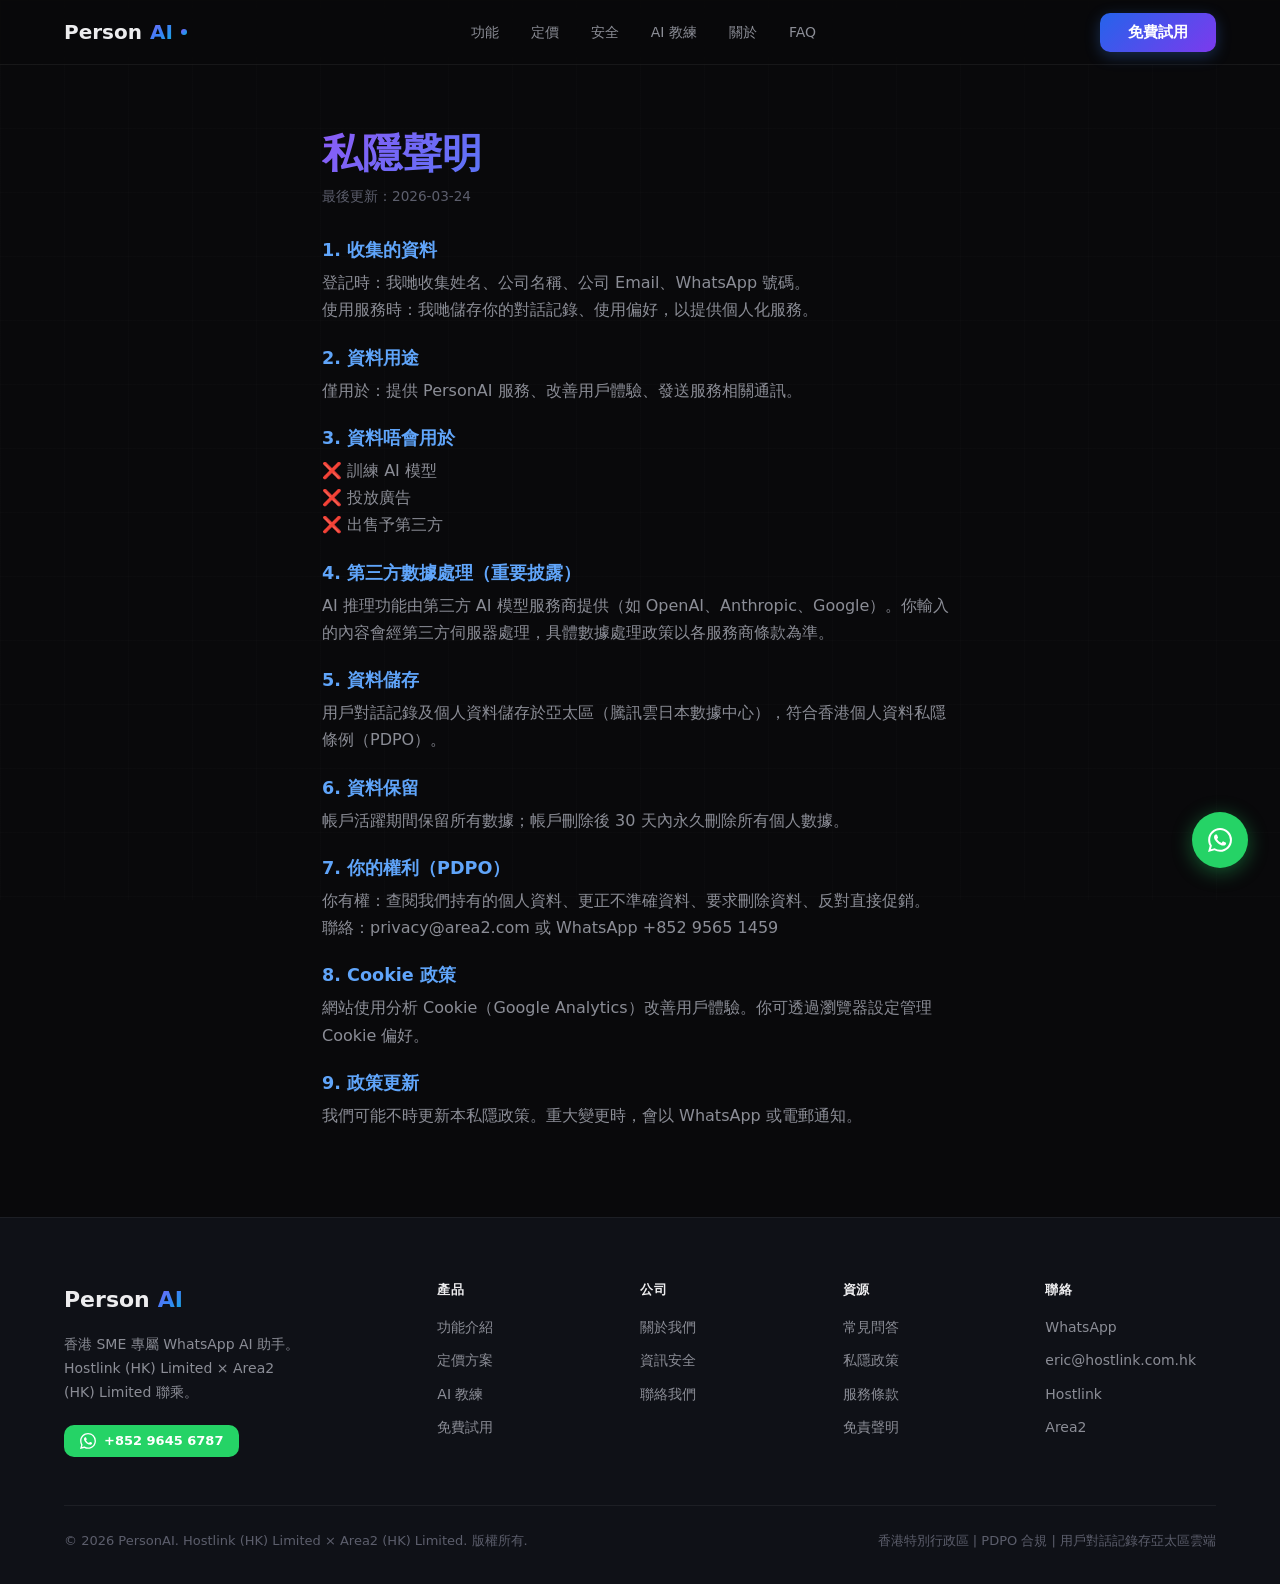
<file: privacy/index.html>
<!DOCTYPE html><html><head><meta charset="utf-8"><meta name="viewport" content="width=device-width, initial-scale=1"><title>PersonAI — 住喺你 WhatsApp 的 24 小時全能 AI 助手</title><style>.legal-page[data-v-a7513ff5]{background:var(--bg-primary);color:var(--text-primary);margin:0 auto;max-width:700px;min-height:100vh;padding:4rem 2rem}h1[data-v-a7513ff5]{background:var(--gradient-brand);-webkit-background-clip:text;font-size:2.5rem;font-weight:800;-webkit-text-fill-color:transparent;margin-bottom:.5rem}.updated[data-v-a7513ff5]{color:var(--text-muted);font-size:.85rem;margin-bottom:2rem}section[data-v-a7513ff5]{margin-bottom:1.5rem}h2[data-v-a7513ff5]{color:var(--blue-bright);font-size:1.1rem;font-weight:700;margin-bottom:.5rem}p[data-v-a7513ff5]{color:var(--text-secondary);line-height:1.7}</style><link rel="stylesheet" href="/_nuxt/entry.Bs-e9i_m.css" crossorigin><link rel="preload" as="fetch" crossorigin="anonymous" href="/privacy/_payload.json?c4c94da0-ed55-46b5-b8c2-24ee1e294c6f"><link rel="modulepreload" as="script" crossorigin href="/_nuxt/CeZzUFw4.js"><link rel="modulepreload" as="script" crossorigin href="/_nuxt/DNvkZokH.js"><link rel="modulepreload" as="script" crossorigin href="/_nuxt/CgBcJg0e.js"><link rel="modulepreload" as="script" crossorigin href="/_nuxt/BIM3QvPo.js"><script type="module" src="/_nuxt/CeZzUFw4.js" crossorigin></script><meta name="description" content="香港 SME 專屬 WhatsApp AI 助手。廣東話原生・永久記憶・60+技能・PDPO 合規。14 日免費試用，唔使信用卡。"><meta property="og:title" content="PersonAI — 住喺你 WhatsApp 的 24 小時全能 AI 助手"><meta property="og:description" content="香港 SME 專屬 WhatsApp AI 助手。14 日免費試用，唔使信用卡。"><meta property="og:type" content="website"><meta property="og:site_name" content="PersonAI"><meta name="theme-color" content="#0A0E1A"><link rel="icon" type="image/svg+xml" href="/favicon.svg"><script id="unhead:payload" type="application/json">{"title":"PersonAI — 住喺你 WhatsApp 的 24 小時全能 AI 助手"}</script></head><body><div id="__nuxt"><div><div><header class="site-header"><nav class="nav-inner"><a href="/" class="nav-logo"><span>Person</span><span class="gradient-text">AI</span><div class="nav-logo-dot"></div></a><ul class="nav-links"><li><a href="/features" class="">功能</a></li><li><a href="/pricing" class="">定價</a></li><li><a href="/security" class="">安全</a></li><li><a href="/ai-coach" class="">AI 教練</a></li><li><a href="/about" class="">關於</a></li><li><a href="/faq" class="">FAQ</a></li></ul><div class="nav-cta"><a href="/early-access" class="btn btn-primary">免費試用</a><button class="hamburger" aria-label="選單"><span></span><span></span><span></span></button></div></nav><div class="mobile-menu"><a href="/features" class="">功能</a><a href="/pricing" class="">定價</a><a href="/security" class="">安全</a><a href="/ai-coach" class="">AI 教練</a><a href="/about" class="">關於</a><a href="/faq" class="">FAQ</a><a href="/early-access" class="btn btn-primary" style="margin-top:0.5rem;">免費試用</a></div></header><main><!--[--><div class="legal-page" data-v-a7513ff5><h1 data-v-a7513ff5>私隱聲明</h1><p class="updated" data-v-a7513ff5>最後更新：2026-03-24</p><div class="content" data-v-a7513ff5><section data-v-a7513ff5><h2 data-v-a7513ff5>1. 收集的資料</h2><p data-v-a7513ff5>登記時：我哋收集姓名、公司名稱、公司 Email、WhatsApp 號碼。<br data-v-a7513ff5>使用服務時：我哋儲存你的對話記錄、使用偏好，以提供個人化服務。</p></section><section data-v-a7513ff5><h2 data-v-a7513ff5>2. 資料用途</h2><p data-v-a7513ff5>僅用於：提供 PersonAI 服務、改善用戶體驗、發送服務相關通訊。</p></section><section data-v-a7513ff5><h2 data-v-a7513ff5>3. 資料唔會用於</h2><p data-v-a7513ff5>❌ 訓練 AI 模型<br data-v-a7513ff5>❌ 投放廣告<br data-v-a7513ff5>❌ 出售予第三方</p></section><section data-v-a7513ff5><h2 data-v-a7513ff5>4. 第三方數據處理（重要披露）</h2><p data-v-a7513ff5>AI 推理功能由第三方 AI 模型服務商提供（如 OpenAI、Anthropic、Google）。你輸入的內容會經第三方伺服器處理，具體數據處理政策以各服務商條款為準。</p></section><section data-v-a7513ff5><h2 data-v-a7513ff5>5. 資料儲存</h2><p data-v-a7513ff5>用戶對話記錄及個人資料儲存於亞太區（騰訊雲日本數據中心），符合香港個人資料私隱條例（PDPO）。</p></section><section data-v-a7513ff5><h2 data-v-a7513ff5>6. 資料保留</h2><p data-v-a7513ff5>帳戶活躍期間保留所有數據；帳戶刪除後 30 天內永久刪除所有個人數據。</p></section><section data-v-a7513ff5><h2 data-v-a7513ff5>7. 你的權利（PDPO）</h2><p data-v-a7513ff5>你有權：查閱我們持有的個人資料、更正不準確資料、要求刪除資料、反對直接促銷。<br data-v-a7513ff5>聯絡：privacy@area2.com 或 WhatsApp +852 9565 1459</p></section><section data-v-a7513ff5><h2 data-v-a7513ff5>8. Cookie 政策</h2><p data-v-a7513ff5>網站使用分析 Cookie（Google Analytics）改善用戶體驗。你可透過瀏覽器設定管理 Cookie 偏好。</p></section><section data-v-a7513ff5><h2 data-v-a7513ff5>9. 政策更新</h2><p data-v-a7513ff5>我們可能不時更新本私隱政策。重大變更時，會以 WhatsApp 或電郵通知。</p></section></div></div><!--]--></main><footer class="site-footer"><div class="container"><div class="footer-grid"><div class="footer-col"><div class="nav-logo" style="margin-bottom:1rem;font-size:1.375rem;font-weight:800;display:flex;align-items:center;gap:0.5rem;"><span>Person</span><span class="gradient-text">AI</span></div><p style="font-size:0.875rem;max-width:240px;margin-bottom:1.25rem;">香港 SME 專屬 WhatsApp AI 助手。Hostlink (HK) Limited × Area2 (HK) Limited 聯乘。</p><div style="display:flex;gap:0.75rem;flex-wrap:wrap;"><a href="https://wa.me/85296456787" target="_blank" rel="noopener" class="btn btn-whatsapp" style="font-size:0.8125rem;padding:0.5rem 1rem;"><svg width="16" height="16" viewBox="0 0 24 24" fill="currentColor"><path d="M17.472 14.382c-.297-.149-1.758-.867-2.03-.967-.273-.099-.471-.148-.67.15-.197.297-.767.966-.94 1.164-.173.199-.347.223-.644.075-.297-.15-1.255-.463-2.39-1.475-.883-.788-1.48-1.761-1.653-2.059-.173-.297-.018-.458.13-.606.134-.133.298-.347.446-.52.149-.174.198-.298.298-.497.099-.198.05-.371-.025-.52-.075-.149-.669-1.612-.916-2.207-.242-.579-.487-.5-.669-.51-.173-.008-.371-.01-.57-.01-.198 0-.52.074-.792.372-.272.297-1.04 1.016-1.04 2.479 0 1.462 1.065 2.875 1.213 3.074.149.198 2.096 3.2 5.077 4.487.709.306 1.262.489 1.694.625.712.227 1.36.195 1.871.118.571-.085 1.758-.719 2.006-1.413.248-.694.248-1.289.173-1.413-.074-.124-.272-.198-.57-.347m-5.421 7.403h-.004a9.87 9.87 0 01-5.031-1.378l-.361-.214-3.741.982.998-3.648-.235-.374a9.86 9.86 0 01-1.51-5.26c.001-5.45 4.436-9.884 9.888-9.884 2.64 0 5.122 1.03 6.988 2.898a9.825 9.825 0 012.893 6.994c-.003 5.45-4.437 9.884-9.885 9.884m8.413-18.297A11.815 11.815 0 0012.05 0C5.495 0 .16 5.335.157 11.892c0 2.096.547 4.142 1.588 5.945L.057 24l6.305-1.654a11.882 11.882 0 005.683 1.448h.005c6.554 0 11.89-5.335 11.893-11.893a11.821 11.821 0 00-3.48-8.413z"></path></svg> +852 9645 6787 </a></div></div><div class="footer-col"><h4>產品</h4><ul><li><a href="/features" class="">功能介紹</a></li><li><a href="/pricing" class="">定價方案</a></li><li><a href="/ai-coach" class="">AI 教練</a></li><li><a href="/early-access" class="">免費試用</a></li></ul></div><div class="footer-col"><h4>公司</h4><ul><li><a href="/about" class="">關於我們</a></li><li><a href="/security" class="">資訊安全</a></li><li><a href="/contact" class="">聯絡我們</a></li></ul></div><div class="footer-col"><h4>資源</h4><ul><li><a href="/faq" class="">常見問答</a></li><li><a aria-current="page" href="/privacy" class="router-link-active router-link-exact-active">私隱政策</a></li><li><a href="/terms" class="">服務條款</a></li><li><a href="/disclaimer" class="">免責聲明</a></li></ul></div><div class="footer-col"><h4>聯絡</h4><ul><li><a href="https://wa.me/85296456787" target="_blank" rel="noopener">WhatsApp</a></li><li><a href="mailto:eric@hostlink.com.hk">eric@hostlink.com.hk</a></li><li><a href="https://www.hostlink.com.hk" target="_blank" rel="noopener">Hostlink</a></li><li><a href="https://www.area2.com" target="_blank" rel="noopener">Area2</a></li></ul></div></div><div class="footer-bottom"><p>© 2026 PersonAI. Hostlink (HK) Limited × Area2 (HK) Limited. 版權所有.</p><p>香港特別行政區 | PDPO 合規 | 用戶對話記錄存亞太區雲端</p></div></div></footer><a href="https://wa.me/85296456787" target="_blank" rel="noopener" class="whatsapp-float" aria-label="WhatsApp 聯絡我們"><svg width="24" height="24" viewBox="0 0 24 24" fill="white"><path d="M17.472 14.382c-.297-.149-1.758-.867-2.03-.967-.273-.099-.471-.148-.67.15-.197.297-.767.966-.94 1.164-.173.199-.347.223-.644.075-.297-.15-1.255-.463-2.39-1.475-.883-.788-1.48-1.761-1.653-2.059-.173-.297-.018-.458.13-.606.134-.133.298-.347.446-.52.149-.174.198-.298.298-.497.099-.198.05-.371-.025-.52-.075-.149-.669-1.612-.916-2.207-.242-.579-.487-.5-.669-.51-.173-.008-.371-.01-.57-.01-.198 0-.52.074-.792.372-.272.297-1.04 1.016-1.04 2.479 0 1.462 1.065 2.875 1.213 3.074.149.198 2.096 3.2 5.077 4.487.709.306 1.262.489 1.694.625.712.227 1.36.195 1.871.118.571-.085 1.758-.719 2.006-1.413.248-.694.248-1.289.173-1.413-.074-.124-.272-.198-.57-.347m-5.421 7.403h-.004a9.87 9.87 0 01-5.031-1.378l-.361-.214-3.741.982.998-3.648-.235-.374a9.86 9.86 0 01-1.51-5.26c.001-5.45 4.436-9.884 9.888-9.884 2.64 0 5.122 1.03 6.988 2.898a9.825 9.825 0 012.893 6.994c-.003 5.45-4.437 9.884-9.885 9.884m8.413-18.297A11.815 11.815 0 0012.05 0C5.495 0 .16 5.335.157 11.892c0 2.096.547 4.142 1.588 5.945L.057 24l6.305-1.654a11.882 11.882 0 005.683 1.448h.005c6.554 0 11.89-5.335 11.893-11.893a11.821 11.821 0 00-3.48-8.413z"></path></svg></a></div></div></div><div id="teleports"></div><script>window.__NUXT__={};window.__NUXT__.config={public:{whatsappNumber:"85296456787",whatsappUrl:"https://wa.me/85296456787"},app:{baseURL:"/",buildId:"c4c94da0-ed55-46b5-b8c2-24ee1e294c6f",buildAssetsDir:"/_nuxt/",cdnURL:""}}</script><script type="application/json" data-nuxt-data="nuxt-app" data-ssr="true" id="__NUXT_DATA__" data-src="/privacy/_payload.json?c4c94da0-ed55-46b5-b8c2-24ee1e294c6f">[{"state":1,"once":3,"_errors":4,"serverRendered":6,"path":7,"prerenderedAt":8},["Reactive",2],{},["Set"],["ShallowReactive",5],{},true,"\u002Fprivacy",1774323089998]</script></body></html>
</file>
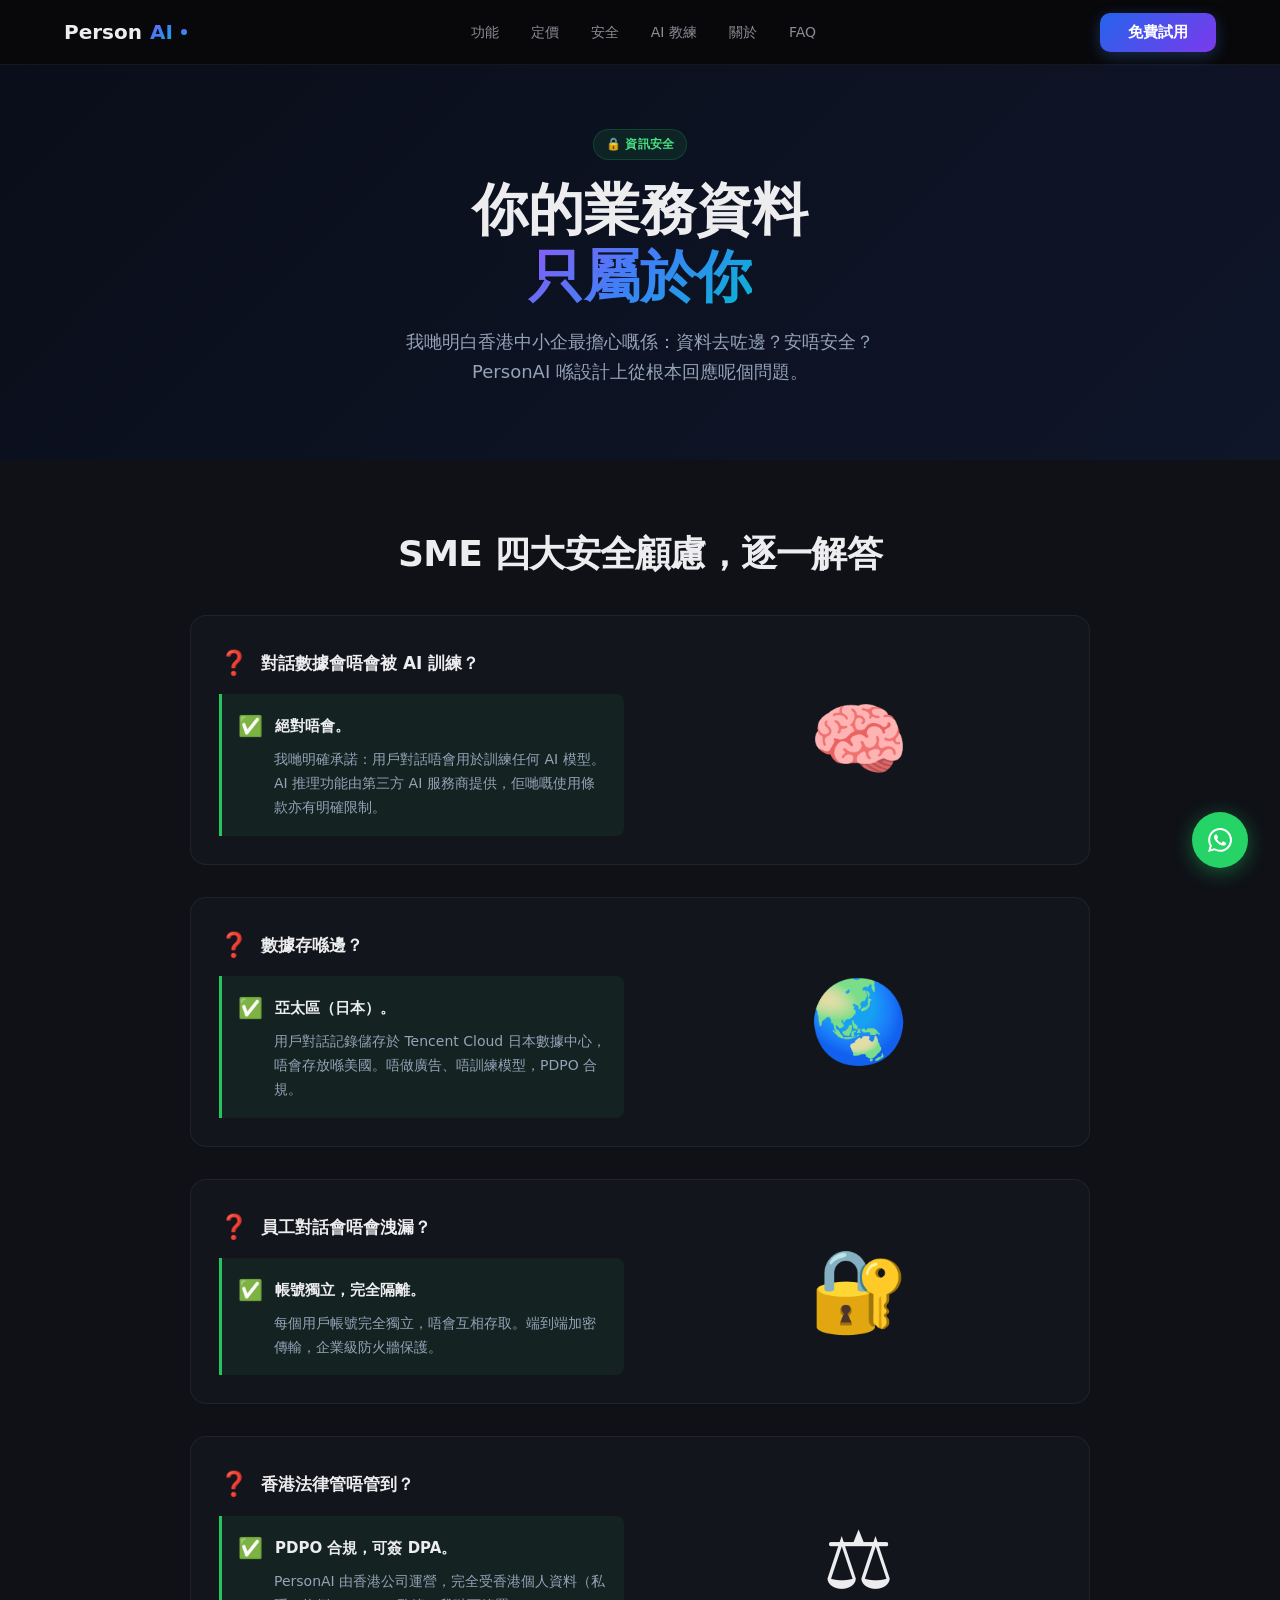
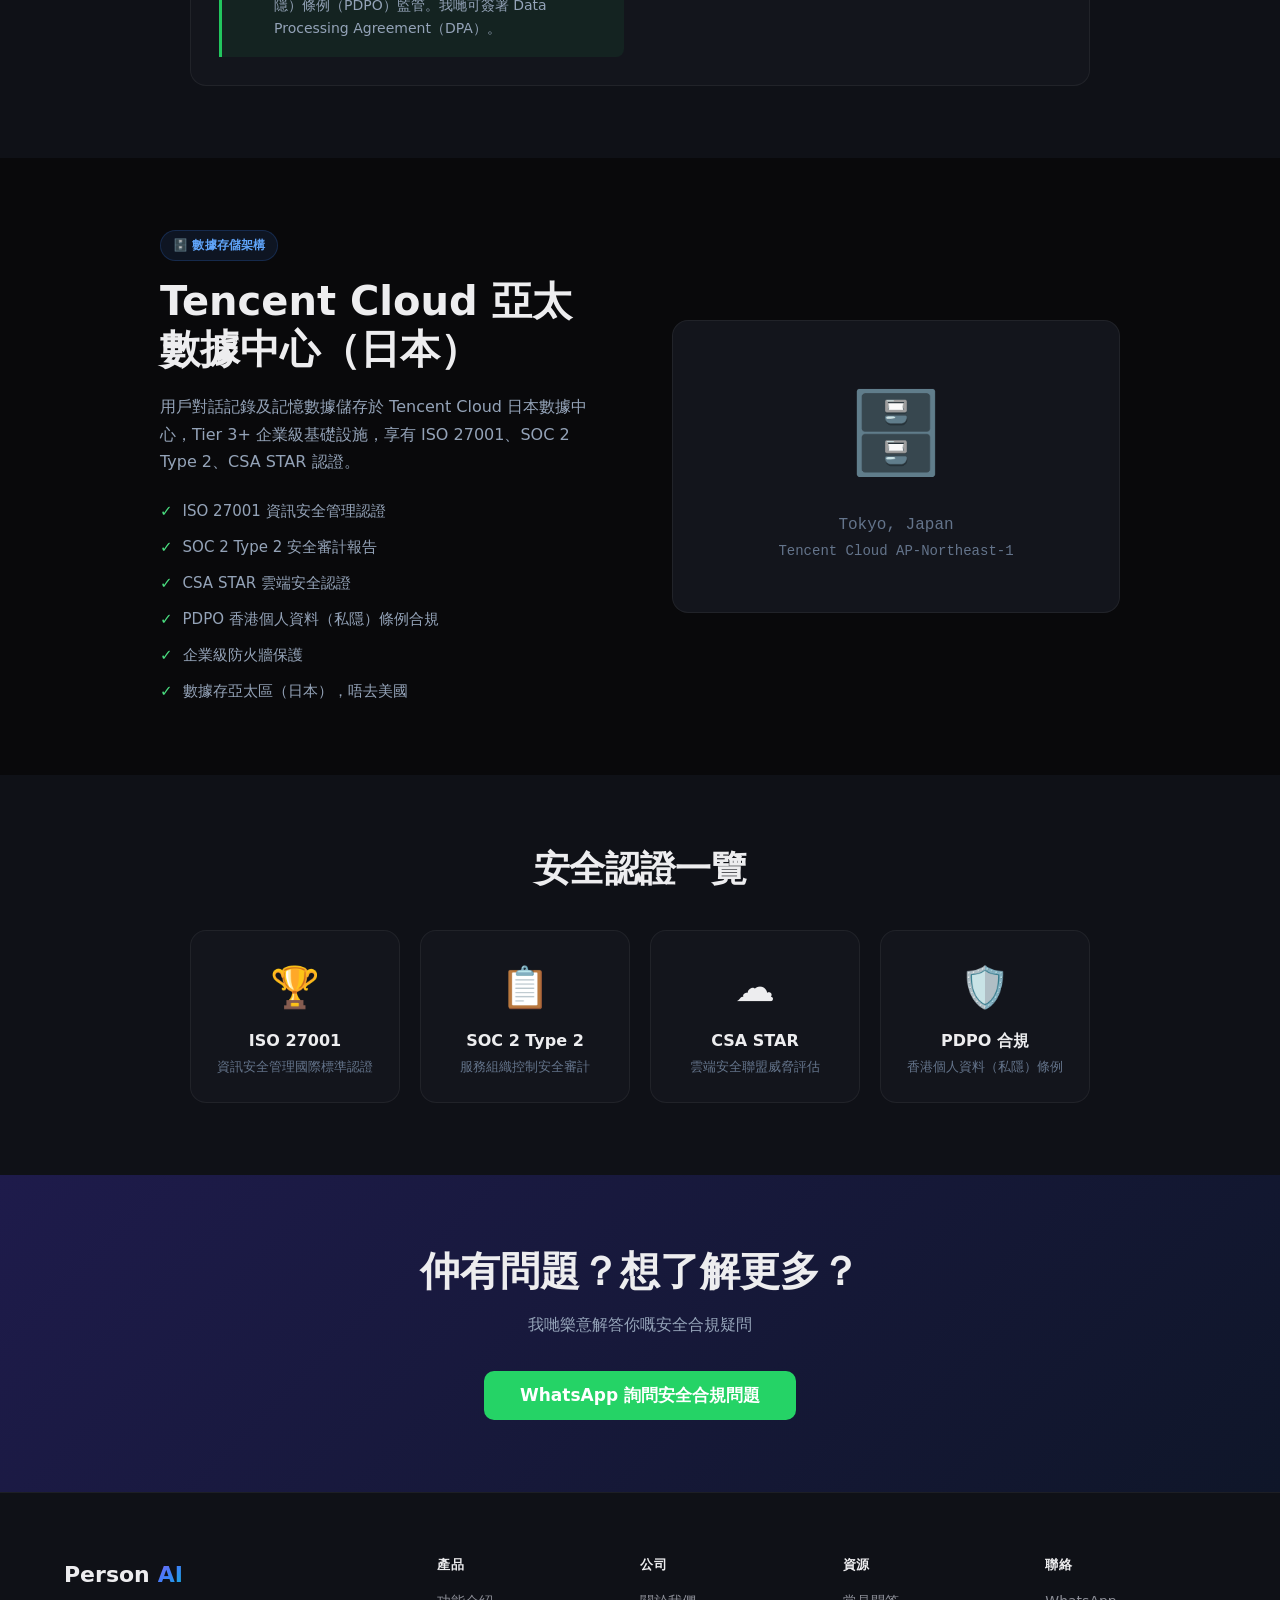
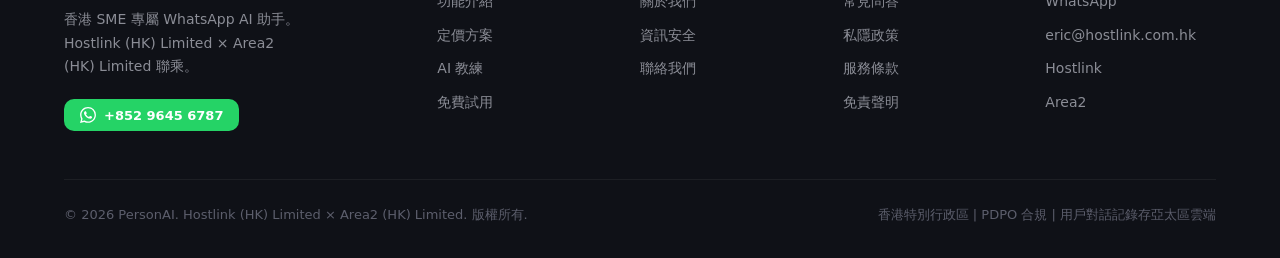
<file: security/index.html>
<!DOCTYPE html><html><head><meta charset="utf-8"><meta name="viewport" content="width=device-width, initial-scale=1"><title>PersonAI — 住喺你 WhatsApp 的 24 小時全能 AI 助手</title><style>@media(max-width:768px){div[style*="grid-template-columns: 1fr 1fr"][data-v-e728fa11]{grid-template-columns:1fr!important}}</style><link rel="stylesheet" href="/_nuxt/entry.Bs-e9i_m.css" crossorigin><link rel="preload" as="fetch" crossorigin="anonymous" href="/security/_payload.json?c4c94da0-ed55-46b5-b8c2-24ee1e294c6f"><link rel="modulepreload" as="script" crossorigin href="/_nuxt/CeZzUFw4.js"><link rel="modulepreload" as="script" crossorigin href="/_nuxt/DNvkZokH.js"><link rel="modulepreload" as="script" crossorigin href="/_nuxt/CgBcJg0e.js"><link rel="modulepreload" as="script" crossorigin href="/_nuxt/DLMVoEw6.js"><link rel="modulepreload" as="script" crossorigin href="/_nuxt/DvQOp89M.js"><link rel="modulepreload" as="script" crossorigin href="/_nuxt/CYnEcq5I.js"><script type="module" src="/_nuxt/CeZzUFw4.js" crossorigin></script><meta name="description" content="香港 SME 專屬 WhatsApp AI 助手。廣東話原生・永久記憶・60+技能・PDPO 合規。14 日免費試用，唔使信用卡。"><meta property="og:title" content="PersonAI — 住喺你 WhatsApp 的 24 小時全能 AI 助手"><meta property="og:description" content="香港 SME 專屬 WhatsApp AI 助手。14 日免費試用，唔使信用卡。"><meta property="og:type" content="website"><meta property="og:site_name" content="PersonAI"><meta name="theme-color" content="#0A0E1A"><link rel="icon" type="image/svg+xml" href="/favicon.svg"><script id="unhead:payload" type="application/json">{"title":"PersonAI — 住喺你 WhatsApp 的 24 小時全能 AI 助手"}</script></head><body><div id="__nuxt"><div><div><header class="site-header"><nav class="nav-inner"><a href="/" class="nav-logo"><span>Person</span><span class="gradient-text">AI</span><div class="nav-logo-dot"></div></a><ul class="nav-links"><li><a href="/features" class="">功能</a></li><li><a href="/pricing" class="">定價</a></li><li><a aria-current="page" href="/security" class="router-link-active router-link-exact-active">安全</a></li><li><a href="/ai-coach" class="">AI 教練</a></li><li><a href="/about" class="">關於</a></li><li><a href="/faq" class="">FAQ</a></li></ul><div class="nav-cta"><a href="/early-access" class="btn btn-primary">免費試用</a><button class="hamburger" aria-label="選單"><span></span><span></span><span></span></button></div></nav><div class="mobile-menu"><a href="/features" class="">功能</a><a href="/pricing" class="">定價</a><a aria-current="page" href="/security" class="router-link-active router-link-exact-active">安全</a><a href="/ai-coach" class="">AI 教練</a><a href="/about" class="">關於</a><a href="/faq" class="">FAQ</a><a href="/early-access" class="btn btn-primary" style="margin-top:0.5rem;">免費試用</a></div></header><main><!--[--><div data-v-e728fa11><!--[--><title data-v-e728fa11>資訊安全 | PersonAI — 對話記錄存亞太區（日本），PDPO 合規</title><meta name="description" content="PersonAI 資訊安全承諾：用戶對話記錄儲存亞太區（日本），唔訓練模型，PDPO 合規。Tencent Cloud ISO 27001 / SOC 2 認證。" data-v-e728fa11><!--]--><section class="section" style="background:linear-gradient(135deg, #0A0E1A 0%, #0F1629 100%);padding-top:4rem;" data-v-e728fa11><div class="container text-center" data-v-e728fa11><div class="badge badge-green mb-2" style="display:inline-flex;" data-v-e728fa11>🔒 資訊安全</div><h1 style="margin-bottom:1rem;" data-v-e728fa11>你的業務資料<br data-v-e728fa11><span class="gradient-text" data-v-e728fa11>只屬於你</span></h1><p style="font-size:1.125rem;max-width:580px;margin:0 auto;color:#94A3B8;" data-v-e728fa11> 我哋明白香港中小企最擔心嘅係：資料去咗邊？安唔安全？<br data-v-e728fa11>PersonAI 喺設計上從根本回應呢個問題。 </p></div></section><section class="section section-alt" data-v-e728fa11><div class="container" data-v-e728fa11><div class="section-title" data-v-e728fa11><h2 data-v-e728fa11>SME 四大安全顧慮，逐一解答</h2></div><div style="display:flex;flex-direction:column;gap:2rem;max-width:900px;margin:0 auto;" data-v-e728fa11><!--[--><div class="card" style="display:grid;grid-template-columns:1fr 1fr;gap:2rem;align-items:center;" data-v-e728fa11><div data-v-e728fa11><div style="display:flex;align-items:center;gap:0.75rem;margin-bottom:0.75rem;" data-v-e728fa11><span style="font-size:1.5rem;" data-v-e728fa11>❓</span><h3 style="font-size:1.0625rem;" data-v-e728fa11>對話數據會唔會被 AI 訓練？</h3></div><div style="padding:1rem;background:rgba(34, 197, 94, 0.08);border-left:3px solid #22C55E;border-radius:0 0.5rem 0.5rem 0;" data-v-e728fa11><div style="display:flex;align-items:center;gap:0.75rem;margin-bottom:0.375rem;" data-v-e728fa11><span style="font-size:1.25rem;" data-v-e728fa11>✅</span><span style="font-weight:700;font-size:0.9375rem;" data-v-e728fa11>絕對唔會。</span></div><p style="font-size:0.875rem;color:#94A3B8;padding-left:2.25rem;" data-v-e728fa11>我哋明確承諾：用戶對話唔會用於訓練任何 AI 模型。AI 推理功能由第三方 AI 服務商提供，佢哋嘅使用條款亦有明確限制。</p></div></div><div style="text-align:center;font-size:5rem;" data-v-e728fa11>🧠</div></div><div class="card" style="display:grid;grid-template-columns:1fr 1fr;gap:2rem;align-items:center;" data-v-e728fa11><div data-v-e728fa11><div style="display:flex;align-items:center;gap:0.75rem;margin-bottom:0.75rem;" data-v-e728fa11><span style="font-size:1.5rem;" data-v-e728fa11>❓</span><h3 style="font-size:1.0625rem;" data-v-e728fa11>數據存喺邊？</h3></div><div style="padding:1rem;background:rgba(34, 197, 94, 0.08);border-left:3px solid #22C55E;border-radius:0 0.5rem 0.5rem 0;" data-v-e728fa11><div style="display:flex;align-items:center;gap:0.75rem;margin-bottom:0.375rem;" data-v-e728fa11><span style="font-size:1.25rem;" data-v-e728fa11>✅</span><span style="font-weight:700;font-size:0.9375rem;" data-v-e728fa11>亞太區（日本）。</span></div><p style="font-size:0.875rem;color:#94A3B8;padding-left:2.25rem;" data-v-e728fa11>用戶對話記錄儲存於 Tencent Cloud 日本數據中心，唔會存放喺美國。唔做廣告、唔訓練模型，PDPO 合規。</p></div></div><div style="text-align:center;font-size:5rem;" data-v-e728fa11>🌏</div></div><div class="card" style="display:grid;grid-template-columns:1fr 1fr;gap:2rem;align-items:center;" data-v-e728fa11><div data-v-e728fa11><div style="display:flex;align-items:center;gap:0.75rem;margin-bottom:0.75rem;" data-v-e728fa11><span style="font-size:1.5rem;" data-v-e728fa11>❓</span><h3 style="font-size:1.0625rem;" data-v-e728fa11>員工對話會唔會洩漏？</h3></div><div style="padding:1rem;background:rgba(34, 197, 94, 0.08);border-left:3px solid #22C55E;border-radius:0 0.5rem 0.5rem 0;" data-v-e728fa11><div style="display:flex;align-items:center;gap:0.75rem;margin-bottom:0.375rem;" data-v-e728fa11><span style="font-size:1.25rem;" data-v-e728fa11>✅</span><span style="font-weight:700;font-size:0.9375rem;" data-v-e728fa11>帳號獨立，完全隔離。</span></div><p style="font-size:0.875rem;color:#94A3B8;padding-left:2.25rem;" data-v-e728fa11>每個用戶帳號完全獨立，唔會互相存取。端到端加密傳輸，企業級防火牆保護。</p></div></div><div style="text-align:center;font-size:5rem;" data-v-e728fa11>🔐</div></div><div class="card" style="display:grid;grid-template-columns:1fr 1fr;gap:2rem;align-items:center;" data-v-e728fa11><div data-v-e728fa11><div style="display:flex;align-items:center;gap:0.75rem;margin-bottom:0.75rem;" data-v-e728fa11><span style="font-size:1.5rem;" data-v-e728fa11>❓</span><h3 style="font-size:1.0625rem;" data-v-e728fa11>香港法律管唔管到？</h3></div><div style="padding:1rem;background:rgba(34, 197, 94, 0.08);border-left:3px solid #22C55E;border-radius:0 0.5rem 0.5rem 0;" data-v-e728fa11><div style="display:flex;align-items:center;gap:0.75rem;margin-bottom:0.375rem;" data-v-e728fa11><span style="font-size:1.25rem;" data-v-e728fa11>✅</span><span style="font-weight:700;font-size:0.9375rem;" data-v-e728fa11>PDPO 合規，可簽 DPA。</span></div><p style="font-size:0.875rem;color:#94A3B8;padding-left:2.25rem;" data-v-e728fa11>PersonAI 由香港公司運營，完全受香港個人資料（私隱）條例（PDPO）監管。我哋可簽署 Data Processing Agreement（DPA）。</p></div></div><div style="text-align:center;font-size:5rem;" data-v-e728fa11>⚖️</div></div><!--]--></div></div></section><section class="section" data-v-e728fa11><div class="container" data-v-e728fa11><div style="display:grid;grid-template-columns:1fr 1fr;gap:4rem;align-items:center;max-width:960px;margin:0 auto;" data-v-e728fa11><div data-v-e728fa11><div class="badge badge-blue mb-2" style="display:inline-flex;" data-v-e728fa11>🗄️ 數據存儲架構</div><h2 style="margin-bottom:1.25rem;" data-v-e728fa11>Tencent Cloud 亞太數據中心（日本）</h2><p style="margin-bottom:1.5rem;color:#94A3B8;" data-v-e728fa11>用戶對話記錄及記憶數據儲存於 Tencent Cloud 日本數據中心，Tier 3+ 企業級基礎設施，享有 ISO 27001、SOC 2 Type 2、CSA STAR 認證。</p><ul style="list-style:none;display:flex;flex-direction:column;gap:0.75rem;" data-v-e728fa11><!--[--><li style="display:flex;align-items:center;gap:0.625rem;font-size:0.9375rem;color:#94A3B8;" data-v-e728fa11><span style="color:#4ADE80;font-weight:700;" data-v-e728fa11>✓</span> ISO 27001 資訊安全管理認證</li><li style="display:flex;align-items:center;gap:0.625rem;font-size:0.9375rem;color:#94A3B8;" data-v-e728fa11><span style="color:#4ADE80;font-weight:700;" data-v-e728fa11>✓</span> SOC 2 Type 2 安全審計報告</li><li style="display:flex;align-items:center;gap:0.625rem;font-size:0.9375rem;color:#94A3B8;" data-v-e728fa11><span style="color:#4ADE80;font-weight:700;" data-v-e728fa11>✓</span> CSA STAR 雲端安全認證</li><li style="display:flex;align-items:center;gap:0.625rem;font-size:0.9375rem;color:#94A3B8;" data-v-e728fa11><span style="color:#4ADE80;font-weight:700;" data-v-e728fa11>✓</span> PDPO 香港個人資料（私隱）條例合規</li><li style="display:flex;align-items:center;gap:0.625rem;font-size:0.9375rem;color:#94A3B8;" data-v-e728fa11><span style="color:#4ADE80;font-weight:700;" data-v-e728fa11>✓</span> 企業級防火牆保護</li><li style="display:flex;align-items:center;gap:0.625rem;font-size:0.9375rem;color:#94A3B8;" data-v-e728fa11><span style="color:#4ADE80;font-weight:700;" data-v-e728fa11>✓</span> 數據存亞太區（日本），唔去美國</li><!--]--></ul></div><div class="card" style="text-align:center;padding:3rem;font-size:5rem;" data-v-e728fa11> 🗄️ <div style="font-size:1rem;color:#64748B;margin-top:1rem;font-family:&#39;Inter&#39;, monospace;" data-v-e728fa11> Tokyo, Japan<br data-v-e728fa11><span style="font-size:0.875rem;" data-v-e728fa11>Tencent Cloud AP-Northeast-1</span></div></div></div></div></section><section class="section section-alt" data-v-e728fa11><div class="container" data-v-e728fa11><div class="section-title" data-v-e728fa11><h2 data-v-e728fa11>安全認證一覽</h2></div><div class="grid-4" style="gap:1.25rem;max-width:900px;margin:0 auto;" data-v-e728fa11><!--[--><div class="card" style="text-align:center;padding:1.5rem;" data-v-e728fa11><div style="font-size:2.5rem;margin-bottom:0.75rem;" data-v-e728fa11>🏆</div><h3 style="font-size:1rem;margin-bottom:0.375rem;" data-v-e728fa11>ISO 27001</h3><p style="font-size:0.8125rem;color:#64748B;" data-v-e728fa11>資訊安全管理國際標準認證</p></div><div class="card" style="text-align:center;padding:1.5rem;" data-v-e728fa11><div style="font-size:2.5rem;margin-bottom:0.75rem;" data-v-e728fa11>📋</div><h3 style="font-size:1rem;margin-bottom:0.375rem;" data-v-e728fa11>SOC 2 Type 2</h3><p style="font-size:0.8125rem;color:#64748B;" data-v-e728fa11>服務組織控制安全審計</p></div><div class="card" style="text-align:center;padding:1.5rem;" data-v-e728fa11><div style="font-size:2.5rem;margin-bottom:0.75rem;" data-v-e728fa11>☁️</div><h3 style="font-size:1rem;margin-bottom:0.375rem;" data-v-e728fa11>CSA STAR</h3><p style="font-size:0.8125rem;color:#64748B;" data-v-e728fa11>雲端安全聯盟威脅評估</p></div><div class="card" style="text-align:center;padding:1.5rem;" data-v-e728fa11><div style="font-size:2.5rem;margin-bottom:0.75rem;" data-v-e728fa11>🛡️</div><h3 style="font-size:1rem;margin-bottom:0.375rem;" data-v-e728fa11>PDPO 合規</h3><p style="font-size:0.8125rem;color:#64748B;" data-v-e728fa11>香港個人資料（私隱）條例</p></div><!--]--></div></div></section><section class="section" style="background:linear-gradient(135deg, #1E1B4B 0%, #0F1629 100%);text-align:center;" data-v-e728fa11><div class="container" data-v-e728fa11><h2 style="margin-bottom:1rem;" data-v-e728fa11>仲有問題？想了解更多？</h2><p style="color:#94A3B8;margin-bottom:2rem;" data-v-e728fa11>我哋樂意解答你嘅安全合規疑問</p><a href="https://wa.me/85296456787" target="_blank" rel="noopener" class="btn btn-whatsapp btn-lg" data-v-e728fa11>WhatsApp 詢問安全合規問題</a></div></section></div><!--]--></main><footer class="site-footer"><div class="container"><div class="footer-grid"><div class="footer-col"><div class="nav-logo" style="margin-bottom:1rem;font-size:1.375rem;font-weight:800;display:flex;align-items:center;gap:0.5rem;"><span>Person</span><span class="gradient-text">AI</span></div><p style="font-size:0.875rem;max-width:240px;margin-bottom:1.25rem;">香港 SME 專屬 WhatsApp AI 助手。Hostlink (HK) Limited × Area2 (HK) Limited 聯乘。</p><div style="display:flex;gap:0.75rem;flex-wrap:wrap;"><a href="https://wa.me/85296456787" target="_blank" rel="noopener" class="btn btn-whatsapp" style="font-size:0.8125rem;padding:0.5rem 1rem;"><svg width="16" height="16" viewBox="0 0 24 24" fill="currentColor"><path d="M17.472 14.382c-.297-.149-1.758-.867-2.03-.967-.273-.099-.471-.148-.67.15-.197.297-.767.966-.94 1.164-.173.199-.347.223-.644.075-.297-.15-1.255-.463-2.39-1.475-.883-.788-1.48-1.761-1.653-2.059-.173-.297-.018-.458.13-.606.134-.133.298-.347.446-.52.149-.174.198-.298.298-.497.099-.198.05-.371-.025-.52-.075-.149-.669-1.612-.916-2.207-.242-.579-.487-.5-.669-.51-.173-.008-.371-.01-.57-.01-.198 0-.52.074-.792.372-.272.297-1.04 1.016-1.04 2.479 0 1.462 1.065 2.875 1.213 3.074.149.198 2.096 3.2 5.077 4.487.709.306 1.262.489 1.694.625.712.227 1.36.195 1.871.118.571-.085 1.758-.719 2.006-1.413.248-.694.248-1.289.173-1.413-.074-.124-.272-.198-.57-.347m-5.421 7.403h-.004a9.87 9.87 0 01-5.031-1.378l-.361-.214-3.741.982.998-3.648-.235-.374a9.86 9.86 0 01-1.51-5.26c.001-5.45 4.436-9.884 9.888-9.884 2.64 0 5.122 1.03 6.988 2.898a9.825 9.825 0 012.893 6.994c-.003 5.45-4.437 9.884-9.885 9.884m8.413-18.297A11.815 11.815 0 0012.05 0C5.495 0 .16 5.335.157 11.892c0 2.096.547 4.142 1.588 5.945L.057 24l6.305-1.654a11.882 11.882 0 005.683 1.448h.005c6.554 0 11.89-5.335 11.893-11.893a11.821 11.821 0 00-3.48-8.413z"></path></svg> +852 9645 6787 </a></div></div><div class="footer-col"><h4>產品</h4><ul><li><a href="/features" class="">功能介紹</a></li><li><a href="/pricing" class="">定價方案</a></li><li><a href="/ai-coach" class="">AI 教練</a></li><li><a href="/early-access" class="">免費試用</a></li></ul></div><div class="footer-col"><h4>公司</h4><ul><li><a href="/about" class="">關於我們</a></li><li><a aria-current="page" href="/security" class="router-link-active router-link-exact-active">資訊安全</a></li><li><a href="/contact" class="">聯絡我們</a></li></ul></div><div class="footer-col"><h4>資源</h4><ul><li><a href="/faq" class="">常見問答</a></li><li><a href="/privacy" class="">私隱政策</a></li><li><a href="/terms" class="">服務條款</a></li><li><a href="/disclaimer" class="">免責聲明</a></li></ul></div><div class="footer-col"><h4>聯絡</h4><ul><li><a href="https://wa.me/85296456787" target="_blank" rel="noopener">WhatsApp</a></li><li><a href="mailto:eric@hostlink.com.hk">eric@hostlink.com.hk</a></li><li><a href="https://www.hostlink.com.hk" target="_blank" rel="noopener">Hostlink</a></li><li><a href="https://www.area2.com" target="_blank" rel="noopener">Area2</a></li></ul></div></div><div class="footer-bottom"><p>© 2026 PersonAI. Hostlink (HK) Limited × Area2 (HK) Limited. 版權所有.</p><p>香港特別行政區 | PDPO 合規 | 用戶對話記錄存亞太區雲端</p></div></div></footer><a href="https://wa.me/85296456787" target="_blank" rel="noopener" class="whatsapp-float" aria-label="WhatsApp 聯絡我們"><svg width="24" height="24" viewBox="0 0 24 24" fill="white"><path d="M17.472 14.382c-.297-.149-1.758-.867-2.03-.967-.273-.099-.471-.148-.67.15-.197.297-.767.966-.94 1.164-.173.199-.347.223-.644.075-.297-.15-1.255-.463-2.39-1.475-.883-.788-1.48-1.761-1.653-2.059-.173-.297-.018-.458.13-.606.134-.133.298-.347.446-.52.149-.174.198-.298.298-.497.099-.198.05-.371-.025-.52-.075-.149-.669-1.612-.916-2.207-.242-.579-.487-.5-.669-.51-.173-.008-.371-.01-.57-.01-.198 0-.52.074-.792.372-.272.297-1.04 1.016-1.04 2.479 0 1.462 1.065 2.875 1.213 3.074.149.198 2.096 3.2 5.077 4.487.709.306 1.262.489 1.694.625.712.227 1.36.195 1.871.118.571-.085 1.758-.719 2.006-1.413.248-.694.248-1.289.173-1.413-.074-.124-.272-.198-.57-.347m-5.421 7.403h-.004a9.87 9.87 0 01-5.031-1.378l-.361-.214-3.741.982.998-3.648-.235-.374a9.86 9.86 0 01-1.51-5.26c.001-5.45 4.436-9.884 9.888-9.884 2.64 0 5.122 1.03 6.988 2.898a9.825 9.825 0 012.893 6.994c-.003 5.45-4.437 9.884-9.885 9.884m8.413-18.297A11.815 11.815 0 0012.05 0C5.495 0 .16 5.335.157 11.892c0 2.096.547 4.142 1.588 5.945L.057 24l6.305-1.654a11.882 11.882 0 005.683 1.448h.005c6.554 0 11.89-5.335 11.893-11.893a11.821 11.821 0 00-3.48-8.413z"></path></svg></a></div></div></div><div id="teleports"></div><script>window.__NUXT__={};window.__NUXT__.config={public:{whatsappNumber:"85296456787",whatsappUrl:"https://wa.me/85296456787"},app:{baseURL:"/",buildId:"c4c94da0-ed55-46b5-b8c2-24ee1e294c6f",buildAssetsDir:"/_nuxt/",cdnURL:""}}</script><script type="application/json" data-nuxt-data="nuxt-app" data-ssr="true" id="__NUXT_DATA__" data-src="/security/_payload.json?c4c94da0-ed55-46b5-b8c2-24ee1e294c6f">[{"state":1,"once":3,"_errors":4,"serverRendered":6,"path":7,"prerenderedAt":8},["Reactive",2],{},["Set"],["ShallowReactive",5],{},true,"\u002Fsecurity",1774323089842]</script></body></html>
</file>
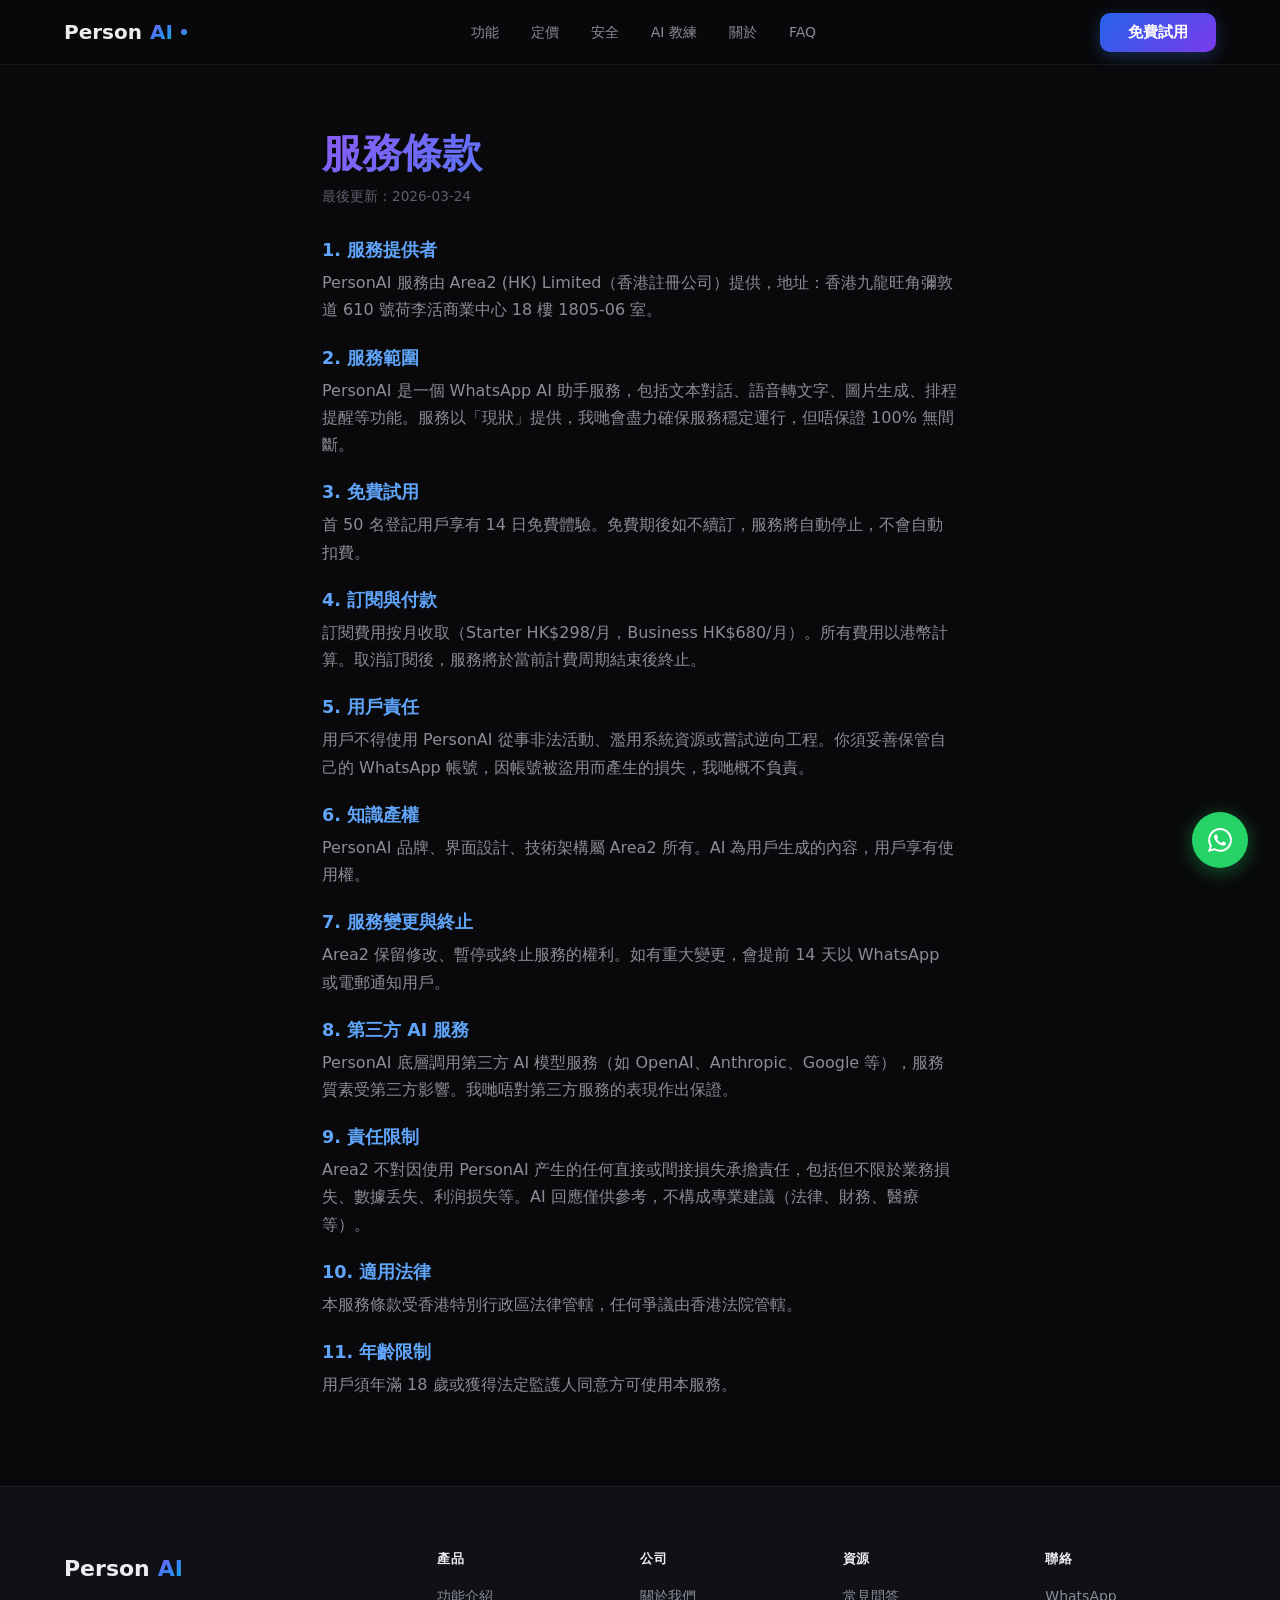
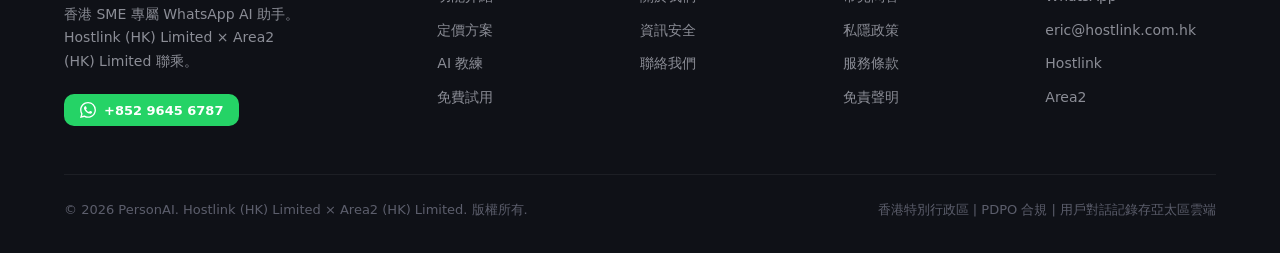
<file: terms/index.html>
<!DOCTYPE html><html><head><meta charset="utf-8"><meta name="viewport" content="width=device-width, initial-scale=1"><title>PersonAI — 住喺你 WhatsApp 的 24 小時全能 AI 助手</title><style>.legal-page[data-v-b0ea2502]{background:var(--bg-primary);color:var(--text-primary);margin:0 auto;max-width:700px;min-height:100vh;padding:4rem 2rem}h1[data-v-b0ea2502]{background:var(--gradient-brand);-webkit-background-clip:text;font-size:2.5rem;font-weight:800;-webkit-text-fill-color:transparent;margin-bottom:.5rem}.updated[data-v-b0ea2502]{color:var(--text-muted);font-size:.85rem;margin-bottom:2rem}section[data-v-b0ea2502]{margin-bottom:1.5rem}h2[data-v-b0ea2502]{color:var(--blue-bright);font-size:1.1rem;font-weight:700;margin-bottom:.5rem}p[data-v-b0ea2502]{color:var(--text-secondary);line-height:1.7}</style><link rel="stylesheet" href="/_nuxt/entry.Bs-e9i_m.css" crossorigin><link rel="preload" as="fetch" crossorigin="anonymous" href="/terms/_payload.json?c4c94da0-ed55-46b5-b8c2-24ee1e294c6f"><link rel="modulepreload" as="script" crossorigin href="/_nuxt/CeZzUFw4.js"><link rel="modulepreload" as="script" crossorigin href="/_nuxt/DNvkZokH.js"><link rel="modulepreload" as="script" crossorigin href="/_nuxt/CgBcJg0e.js"><link rel="modulepreload" as="script" crossorigin href="/_nuxt/BXAEWxL3.js"><script type="module" src="/_nuxt/CeZzUFw4.js" crossorigin></script><meta name="description" content="香港 SME 專屬 WhatsApp AI 助手。廣東話原生・永久記憶・60+技能・PDPO 合規。14 日免費試用，唔使信用卡。"><meta property="og:title" content="PersonAI — 住喺你 WhatsApp 的 24 小時全能 AI 助手"><meta property="og:description" content="香港 SME 專屬 WhatsApp AI 助手。14 日免費試用，唔使信用卡。"><meta property="og:type" content="website"><meta property="og:site_name" content="PersonAI"><meta name="theme-color" content="#0A0E1A"><link rel="icon" type="image/svg+xml" href="/favicon.svg"><script id="unhead:payload" type="application/json">{"title":"PersonAI — 住喺你 WhatsApp 的 24 小時全能 AI 助手"}</script></head><body><div id="__nuxt"><div><div><header class="site-header"><nav class="nav-inner"><a href="/" class="nav-logo"><span>Person</span><span class="gradient-text">AI</span><div class="nav-logo-dot"></div></a><ul class="nav-links"><li><a href="/features" class="">功能</a></li><li><a href="/pricing" class="">定價</a></li><li><a href="/security" class="">安全</a></li><li><a href="/ai-coach" class="">AI 教練</a></li><li><a href="/about" class="">關於</a></li><li><a href="/faq" class="">FAQ</a></li></ul><div class="nav-cta"><a href="/early-access" class="btn btn-primary">免費試用</a><button class="hamburger" aria-label="選單"><span></span><span></span><span></span></button></div></nav><div class="mobile-menu"><a href="/features" class="">功能</a><a href="/pricing" class="">定價</a><a href="/security" class="">安全</a><a href="/ai-coach" class="">AI 教練</a><a href="/about" class="">關於</a><a href="/faq" class="">FAQ</a><a href="/early-access" class="btn btn-primary" style="margin-top:0.5rem;">免費試用</a></div></header><main><!--[--><div class="legal-page" data-v-b0ea2502><h1 data-v-b0ea2502>服務條款</h1><p class="updated" data-v-b0ea2502>最後更新：2026-03-24</p><div class="content" data-v-b0ea2502><section data-v-b0ea2502><h2 data-v-b0ea2502>1. 服務提供者</h2><p data-v-b0ea2502>PersonAI 服務由 Area2 (HK) Limited（香港註冊公司）提供，地址：香港九龍旺角彌敦道 610 號荷李活商業中心 18 樓 1805-06 室。</p></section><section data-v-b0ea2502><h2 data-v-b0ea2502>2. 服務範圍</h2><p data-v-b0ea2502>PersonAI 是一個 WhatsApp AI 助手服務，包括文本對話、語音轉文字、圖片生成、排程提醒等功能。服務以「現狀」提供，我哋會盡力確保服務穩定運行，但唔保證 100% 無間斷。</p></section><section data-v-b0ea2502><h2 data-v-b0ea2502>3. 免費試用</h2><p data-v-b0ea2502>首 50 名登記用戶享有 14 日免費體驗。免費期後如不續訂，服務將自動停止，不會自動扣費。</p></section><section data-v-b0ea2502><h2 data-v-b0ea2502>4. 訂閱與付款</h2><p data-v-b0ea2502>訂閱費用按月收取（Starter HK$298/月，Business HK$680/月）。所有費用以港幣計算。取消訂閱後，服務將於當前計費周期結束後終止。</p></section><section data-v-b0ea2502><h2 data-v-b0ea2502>5. 用戶責任</h2><p data-v-b0ea2502>用戶不得使用 PersonAI 從事非法活動、濫用系統資源或嘗試逆向工程。你須妥善保管自己的 WhatsApp 帳號，因帳號被盜用而產生的損失，我哋概不負責。</p></section><section data-v-b0ea2502><h2 data-v-b0ea2502>6. 知識產權</h2><p data-v-b0ea2502>PersonAI 品牌、界面設計、技術架構屬 Area2 所有。AI 為用戶生成的內容，用戶享有使用權。</p></section><section data-v-b0ea2502><h2 data-v-b0ea2502>7. 服務變更與終止</h2><p data-v-b0ea2502>Area2 保留修改、暫停或終止服務的權利。如有重大變更，會提前 14 天以 WhatsApp 或電郵通知用戶。</p></section><section data-v-b0ea2502><h2 data-v-b0ea2502>8. 第三方 AI 服務</h2><p data-v-b0ea2502>PersonAI 底層調用第三方 AI 模型服務（如 OpenAI、Anthropic、Google 等），服務質素受第三方影響。我哋唔對第三方服務的表現作出保證。</p></section><section data-v-b0ea2502><h2 data-v-b0ea2502>9. 責任限制</h2><p data-v-b0ea2502>Area2 不對因使用 PersonAI 产生的任何直接或間接損失承擔責任，包括但不限於業務損失、數據丢失、利润损失等。AI 回應僅供參考，不構成專業建議（法律、財務、醫療等）。</p></section><section data-v-b0ea2502><h2 data-v-b0ea2502>10. 適用法律</h2><p data-v-b0ea2502>本服務條款受香港特別行政區法律管轄，任何爭議由香港法院管轄。</p></section><section data-v-b0ea2502><h2 data-v-b0ea2502>11. 年齡限制</h2><p data-v-b0ea2502>用戶須年滿 18 歲或獲得法定監護人同意方可使用本服務。</p></section></div></div><!--]--></main><footer class="site-footer"><div class="container"><div class="footer-grid"><div class="footer-col"><div class="nav-logo" style="margin-bottom:1rem;font-size:1.375rem;font-weight:800;display:flex;align-items:center;gap:0.5rem;"><span>Person</span><span class="gradient-text">AI</span></div><p style="font-size:0.875rem;max-width:240px;margin-bottom:1.25rem;">香港 SME 專屬 WhatsApp AI 助手。Hostlink (HK) Limited × Area2 (HK) Limited 聯乘。</p><div style="display:flex;gap:0.75rem;flex-wrap:wrap;"><a href="https://wa.me/85296456787" target="_blank" rel="noopener" class="btn btn-whatsapp" style="font-size:0.8125rem;padding:0.5rem 1rem;"><svg width="16" height="16" viewBox="0 0 24 24" fill="currentColor"><path d="M17.472 14.382c-.297-.149-1.758-.867-2.03-.967-.273-.099-.471-.148-.67.15-.197.297-.767.966-.94 1.164-.173.199-.347.223-.644.075-.297-.15-1.255-.463-2.39-1.475-.883-.788-1.48-1.761-1.653-2.059-.173-.297-.018-.458.13-.606.134-.133.298-.347.446-.52.149-.174.198-.298.298-.497.099-.198.05-.371-.025-.52-.075-.149-.669-1.612-.916-2.207-.242-.579-.487-.5-.669-.51-.173-.008-.371-.01-.57-.01-.198 0-.52.074-.792.372-.272.297-1.04 1.016-1.04 2.479 0 1.462 1.065 2.875 1.213 3.074.149.198 2.096 3.2 5.077 4.487.709.306 1.262.489 1.694.625.712.227 1.36.195 1.871.118.571-.085 1.758-.719 2.006-1.413.248-.694.248-1.289.173-1.413-.074-.124-.272-.198-.57-.347m-5.421 7.403h-.004a9.87 9.87 0 01-5.031-1.378l-.361-.214-3.741.982.998-3.648-.235-.374a9.86 9.86 0 01-1.51-5.26c.001-5.45 4.436-9.884 9.888-9.884 2.64 0 5.122 1.03 6.988 2.898a9.825 9.825 0 012.893 6.994c-.003 5.45-4.437 9.884-9.885 9.884m8.413-18.297A11.815 11.815 0 0012.05 0C5.495 0 .16 5.335.157 11.892c0 2.096.547 4.142 1.588 5.945L.057 24l6.305-1.654a11.882 11.882 0 005.683 1.448h.005c6.554 0 11.89-5.335 11.893-11.893a11.821 11.821 0 00-3.48-8.413z"></path></svg> +852 9645 6787 </a></div></div><div class="footer-col"><h4>產品</h4><ul><li><a href="/features" class="">功能介紹</a></li><li><a href="/pricing" class="">定價方案</a></li><li><a href="/ai-coach" class="">AI 教練</a></li><li><a href="/early-access" class="">免費試用</a></li></ul></div><div class="footer-col"><h4>公司</h4><ul><li><a href="/about" class="">關於我們</a></li><li><a href="/security" class="">資訊安全</a></li><li><a href="/contact" class="">聯絡我們</a></li></ul></div><div class="footer-col"><h4>資源</h4><ul><li><a href="/faq" class="">常見問答</a></li><li><a href="/privacy" class="">私隱政策</a></li><li><a aria-current="page" href="/terms" class="router-link-active router-link-exact-active">服務條款</a></li><li><a href="/disclaimer" class="">免責聲明</a></li></ul></div><div class="footer-col"><h4>聯絡</h4><ul><li><a href="https://wa.me/85296456787" target="_blank" rel="noopener">WhatsApp</a></li><li><a href="mailto:eric@hostlink.com.hk">eric@hostlink.com.hk</a></li><li><a href="https://www.hostlink.com.hk" target="_blank" rel="noopener">Hostlink</a></li><li><a href="https://www.area2.com" target="_blank" rel="noopener">Area2</a></li></ul></div></div><div class="footer-bottom"><p>© 2026 PersonAI. Hostlink (HK) Limited × Area2 (HK) Limited. 版權所有.</p><p>香港特別行政區 | PDPO 合規 | 用戶對話記錄存亞太區雲端</p></div></div></footer><a href="https://wa.me/85296456787" target="_blank" rel="noopener" class="whatsapp-float" aria-label="WhatsApp 聯絡我們"><svg width="24" height="24" viewBox="0 0 24 24" fill="white"><path d="M17.472 14.382c-.297-.149-1.758-.867-2.03-.967-.273-.099-.471-.148-.67.15-.197.297-.767.966-.94 1.164-.173.199-.347.223-.644.075-.297-.15-1.255-.463-2.39-1.475-.883-.788-1.48-1.761-1.653-2.059-.173-.297-.018-.458.13-.606.134-.133.298-.347.446-.52.149-.174.198-.298.298-.497.099-.198.05-.371-.025-.52-.075-.149-.669-1.612-.916-2.207-.242-.579-.487-.5-.669-.51-.173-.008-.371-.01-.57-.01-.198 0-.52.074-.792.372-.272.297-1.04 1.016-1.04 2.479 0 1.462 1.065 2.875 1.213 3.074.149.198 2.096 3.2 5.077 4.487.709.306 1.262.489 1.694.625.712.227 1.36.195 1.871.118.571-.085 1.758-.719 2.006-1.413.248-.694.248-1.289.173-1.413-.074-.124-.272-.198-.57-.347m-5.421 7.403h-.004a9.87 9.87 0 01-5.031-1.378l-.361-.214-3.741.982.998-3.648-.235-.374a9.86 9.86 0 01-1.51-5.26c.001-5.45 4.436-9.884 9.888-9.884 2.64 0 5.122 1.03 6.988 2.898a9.825 9.825 0 012.893 6.994c-.003 5.45-4.437 9.884-9.885 9.884m8.413-18.297A11.815 11.815 0 0012.05 0C5.495 0 .16 5.335.157 11.892c0 2.096.547 4.142 1.588 5.945L.057 24l6.305-1.654a11.882 11.882 0 005.683 1.448h.005c6.554 0 11.89-5.335 11.893-11.893a11.821 11.821 0 00-3.48-8.413z"></path></svg></a></div></div></div><div id="teleports"></div><script>window.__NUXT__={};window.__NUXT__.config={public:{whatsappNumber:"85296456787",whatsappUrl:"https://wa.me/85296456787"},app:{baseURL:"/",buildId:"c4c94da0-ed55-46b5-b8c2-24ee1e294c6f",buildAssetsDir:"/_nuxt/",cdnURL:""}}</script><script type="application/json" data-nuxt-data="nuxt-app" data-ssr="true" id="__NUXT_DATA__" data-src="/terms/_payload.json?c4c94da0-ed55-46b5-b8c2-24ee1e294c6f">[{"state":1,"once":3,"_errors":4,"serverRendered":6,"path":7,"prerenderedAt":8},["Reactive",2],{},["Set"],["ShallowReactive",5],{},true,"\u002Fterms",1774323089989]</script></body></html>
</file>
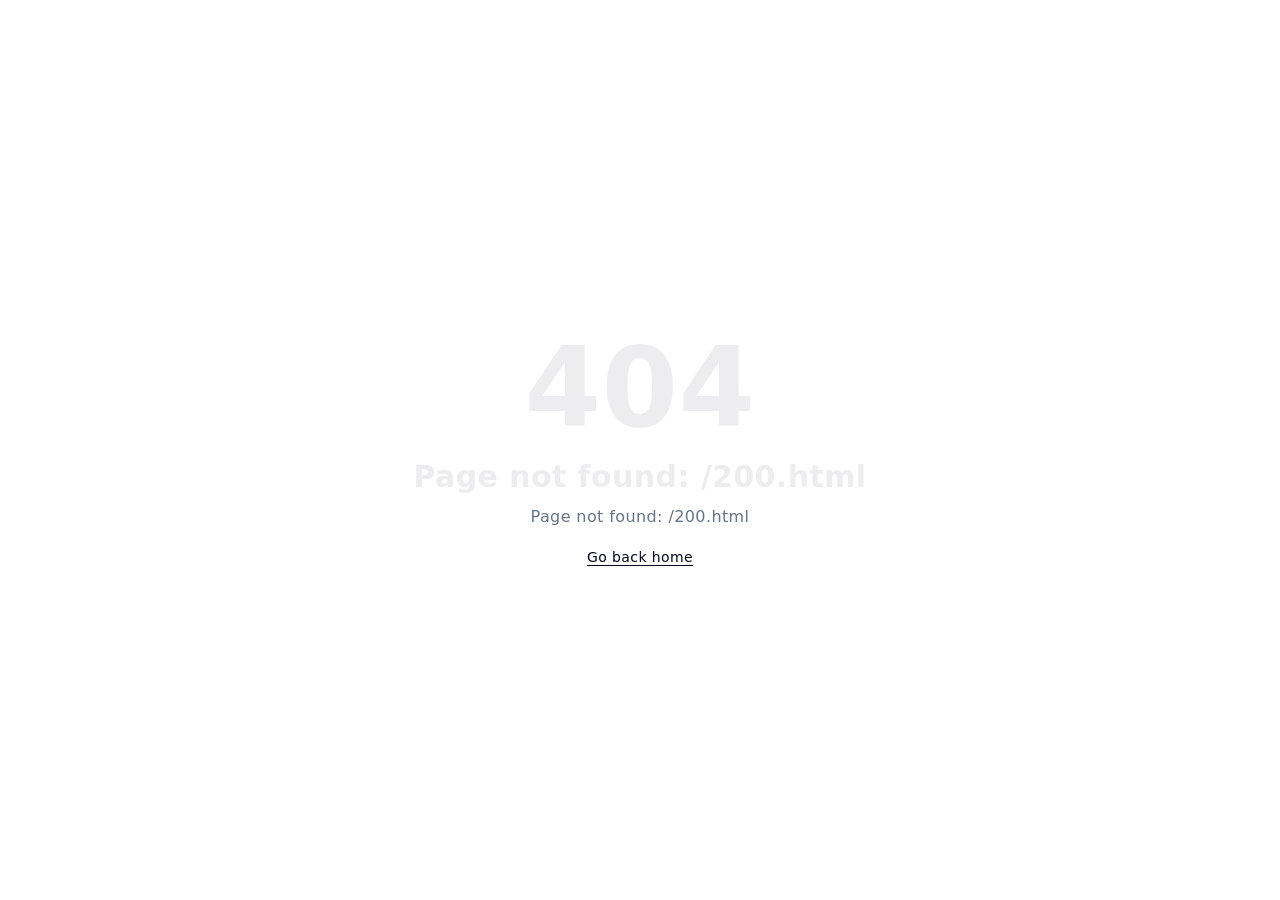
<file: 200.html>
<!DOCTYPE html><html><head><meta charset="utf-8"><meta name="viewport" content="width=device-width, initial-scale=1"><title>PersonAI — 住喺你 WhatsApp 的 24 小時全能 AI 助手</title><link rel="stylesheet" href="/_nuxt/entry.Bs-e9i_m.css" crossorigin><link rel="modulepreload" as="script" crossorigin href="/_nuxt/CeZzUFw4.js"><script type="module" src="/_nuxt/CeZzUFw4.js" crossorigin></script><meta name="description" content="香港 SME 專屬 WhatsApp AI 助手。廣東話原生・永久記憶・60+技能・PDPO 合規。14 日免費試用，唔使信用卡。"><meta property="og:title" content="PersonAI — 住喺你 WhatsApp 的 24 小時全能 AI 助手"><meta property="og:description" content="香港 SME 專屬 WhatsApp AI 助手。14 日免費試用，唔使信用卡。"><meta property="og:type" content="website"><meta property="og:site_name" content="PersonAI"><meta name="theme-color" content="#0A0E1A"><link rel="icon" type="image/svg+xml" href="/favicon.svg"><script id="unhead:payload" type="application/json">{"title":"PersonAI — 住喺你 WhatsApp 的 24 小時全能 AI 助手"}</script></head><body><div id="__nuxt"></div><div id="teleports"></div><script>window.__NUXT__={};window.__NUXT__.config={public:{whatsappNumber:"85296456787",whatsappUrl:"https://wa.me/85296456787"},app:{baseURL:"/",buildId:"c4c94da0-ed55-46b5-b8c2-24ee1e294c6f",buildAssetsDir:"/_nuxt/",cdnURL:""}}</script><script type="application/json" data-nuxt-data="nuxt-app" data-ssr="false" id="__NUXT_DATA__">[{"prerenderedAt":1,"serverRendered":2},1774323090012,false]</script></body></html>
</file>
<file: _nuxt/entry.Bs-e9i_m.css>
:root{--bg-primary:#09090b;--bg-secondary:#0f1117;--bg-card:#13151c;--bg-card-hover:#1a1d27;--bg-elevated:#1e2130;--bg-glass:hsla(0,0%,100%,.03);--text-primary:#ededef;--text-secondary:#8b8d96;--text-muted:#5c5e6c;--text-accent:#60a5fa;--blue:#3b82f6;--blue-bright:#60a5fa;--purple:#8b5cf6;--cyan:#06b6d4;--green:#22c55e;--orange:#f97316;--whatsapp:#25d366;--border:hsla(0,0%,100%,.06);--border-hover:hsla(0,0%,100%,.12);--border-accent:rgba(59,130,246,.4);--gradient-brand:linear-gradient(135deg,#8b5cf6,#3b82f6 50%,#06b6d4);--gradient-cta:linear-gradient(135deg,#2563eb,#7c3aed);--gradient-glass:linear-gradient(135deg,hsla(0,0%,100%,.05),hsla(0,0%,100%,.02));--shadow-sm:0 1px 3px rgba(0,0,0,.4);--shadow-md:0 4px 20px rgba(0,0,0,.5);--shadow-lg:0 20px 60px rgba(0,0,0,.6)}*,:after,:before{box-sizing:border-box;margin:0;padding:0}html{font-size:16px;scroll-behavior:smooth}body{background-color:var(--bg-primary);color:var(--text-primary);font-family:Inter,Noto Sans TC,system-ui,-apple-system,sans-serif;line-height:1.6;-webkit-font-smoothing:antialiased;-moz-osx-font-smoothing:grayscale;overflow-x:hidden}body:before{background-image:linear-gradient(hsla(0,0%,100%,.015) 1px,transparent 0),linear-gradient(90deg,hsla(0,0%,100%,.015) 1px,transparent 0);background-size:64px 64px;content:"";inset:0;pointer-events:none;position:fixed;z-index:0}h1,h2,h3,h4,h5,h6{color:var(--text-primary);font-weight:700;line-height:1.2}h1{font-size:clamp(2rem,5vw,3.5rem)}h2{font-size:clamp(1.5rem,3.5vw,2.5rem)}h3{font-size:clamp(1.1rem,2.5vw,1.5rem)}p{color:var(--text-secondary);line-height:1.7}a{color:var(--blue-bright);text-decoration:none;transition:color .2s}a:hover{color:var(--text-primary)}.container{margin:0 auto;max-width:1200px;padding:0 1.5rem}.container,.section{position:relative;z-index:1}.section{padding:5rem 0}.section-alt{background:var(--bg-secondary)}.section-dark{background:var(--bg-card)}.gradient-text{background:var(--gradient-brand);-webkit-background-clip:text;-webkit-text-fill-color:transparent;background-clip:text}.btn{align-items:center;border:none;border-radius:.625rem;cursor:pointer;display:inline-flex;font-family:inherit;font-size:.9375rem;font-weight:600;gap:.5rem;line-height:1;padding:.75rem 1.75rem;text-decoration:none;transition:all .2s ease;white-space:nowrap}.btn-primary{background:var(--gradient-cta);box-shadow:0 4px 15px #3b82f64d;color:#fff}.btn-primary:hover{box-shadow:0 8px 25px #3b82f666;color:#fff;transform:translateY(-2px)}.btn-whatsapp{background:#25d366;color:#fff}.btn-whatsapp:hover{background:#1fba5a;color:#fff;transform:translateY(-2px)}.btn-outline{background:transparent;border:1px solid var(--border-hover);color:var(--text-primary)}.btn-outline:hover{background:var(--bg-glass);border-color:var(--blue);color:var(--blue-bright)}.btn-lg{font-size:1.0625rem;padding:1rem 2.25rem}.btn-orange{background:linear-gradient(135deg,#f97316,#ef4444);color:#fff}.card{background:var(--bg-card);border:1px solid var(--border);border-radius:1rem;overflow:hidden;padding:1.75rem;position:relative;transition:all .3s ease}.card:hover{border-color:var(--border-hover);box-shadow:0 8px 32px #0000004d,0 0 0 1px #3b82f61a;transform:translateY(-2px)}.badge{align-items:center;background:#3b82f61a;border:1px solid rgba(59,130,246,.2);border-radius:100px;color:var(--blue-bright);display:inline-flex;font-size:.8125rem;font-weight:600;gap:.375rem;letter-spacing:.01em;padding:.375rem .875rem}.badge-orange{background:#f973161a;border-color:#f9731633;color:#fb923c}.badge-green{background:#22c55e1a;border-color:#22c55e33;color:#4ade80}.glow-orb{border-radius:50%;filter:blur(80px);pointer-events:none;position:absolute}.glow-blue{background:radial-gradient(circle,rgba(59,130,246,.12) 0,transparent 70%)}.glow-purple{background:radial-gradient(circle,rgba(139,92,246,.1) 0,transparent 70%)}.glow-cyan{background:radial-gradient(circle,rgba(6,182,212,.08) 0,transparent 70%)}.grid-2{grid-template-columns:repeat(2,1fr)}.grid-2,.grid-3{display:grid;gap:1.5rem}.grid-3{grid-template-columns:repeat(3,1fr)}.grid-4{display:grid;gap:1.5rem;grid-template-columns:repeat(4,1fr)}.section-title{margin-bottom:3rem;text-align:center}.section-title .badge{margin-bottom:1rem}.section-title h2{margin-bottom:.75rem}.section-title p{font-size:1.0625rem;margin:0 auto;max-width:600px}.whatsapp-float{align-items:center;background:var(--whatsapp);border-radius:50%;bottom:2rem;box-shadow:0 4px 20px #25d36666;color:#fff;display:flex;height:3.5rem;justify-content:center;position:fixed;right:2rem;text-decoration:none;transition:all .3s;width:3.5rem;z-index:999}.whatsapp-float:hover{box-shadow:0 6px 30px #25d36680;color:#fff;transform:scale(1.1)}.tabs{border-bottom:2px solid hsla(0,0%,100%,.08);display:flex;flex-wrap:wrap;gap:0;justify-content:center;margin-bottom:2rem}.tab-btn{background:transparent;border:none;border-bottom:3px solid transparent;border-radius:0;color:var(--text-secondary);cursor:pointer;font-family:inherit;font-weight:500;margin-bottom:-2px;transition:all .2s;white-space:nowrap}.tab-btn:hover{background:#ffffff0a;color:var(--text-primary)}.tab-btn.active{background:transparent;border-bottom-color:#60a5fa;color:#60a5fa;font-weight:700}.wa-chat{background:#0b141a;border:1px solid hsla(0,0%,100%,.06);border-radius:1rem;overflow:hidden;width:100%}.wa-header{background:#1f2c33;gap:.75rem;padding:.875rem 1rem}.wa-avatar,.wa-header{align-items:center;display:flex}.wa-avatar{background:var(--gradient-brand);border-radius:50%;flex-shrink:0;font-size:1.25rem;height:2.5rem;justify-content:center;width:2.5rem}.wa-name{color:#e9edef;font-size:.9375rem;font-weight:600}.wa-status{color:var(--green);font-size:.75rem}.wa-body{display:flex;flex-direction:column;gap:.625rem;max-height:400px;min-height:280px;overflow-y:auto;padding:1rem}.wa-msg{animation:msgIn .3s ease;border-radius:.625rem;font-size:.875rem;line-height:1.5;max-width:80%;padding:.5rem .875rem}.wa-msg-user{align-self:flex-end;background:#005c4b;border-bottom-right-radius:.125rem;color:#e9edef}.wa-msg-ai{align-self:flex-start;background:#1f2c33;border-bottom-left-radius:.125rem;color:#e9edef}.wa-msg-time{color:#8696a0;font-size:.6875rem;margin-top:.25rem;text-align:right}@keyframes msgIn{0%{opacity:0;transform:translateY(8px)}to{opacity:1;transform:translateY(0)}}.site-header{backdrop-filter:blur(20px);-webkit-backdrop-filter:blur(20px);background:#09090bcc;border-bottom:1px solid var(--border);position:sticky;top:0;z-index:100}.nav-inner{height:4rem;justify-content:space-between;margin:0 auto;max-width:1200px;padding:0 1.5rem}.nav-inner,.nav-logo{align-items:center;display:flex}.nav-logo{color:var(--text-primary);font-size:1.25rem;font-weight:800;gap:.5rem;text-decoration:none}.nav-logo-dot{background:var(--gradient-brand);border-radius:50%;height:.375rem;width:.375rem}.nav-links{align-items:center;display:flex;gap:2rem;list-style:none}.nav-links a{color:var(--text-secondary);font-size:.875rem;font-weight:500;text-decoration:none;transition:color .2s}.nav-links a:hover{color:var(--text-primary)}.nav-cta{align-items:center;display:flex;gap:1rem}.hamburger{background:none;border:none;cursor:pointer;display:none;flex-direction:column;gap:5px;padding:4px}.hamburger span{background:var(--text-secondary);border-radius:2px;display:block;height:2px;transition:all .3s;width:22px}.mobile-menu{background:var(--bg-primary);border-top:1px solid var(--border);display:none;flex-direction:column;gap:.5rem;padding:1rem 1.5rem}.mobile-menu a{color:var(--text-secondary);display:block;font-size:.9375rem;padding:.5rem 0;text-decoration:none}.mobile-menu.open{display:flex}.site-footer{background:var(--bg-secondary);border-top:1px solid var(--border);padding:4rem 0 2rem;position:relative;z-index:1}.footer-grid{display:grid;gap:2rem;grid-template-columns:2fr 1fr 1fr 1fr 1fr;margin-bottom:3rem}.footer-col h4{color:var(--text-primary);font-size:.8125rem;font-weight:700;letter-spacing:.05em;margin-bottom:1rem;text-transform:uppercase}.footer-col ul{display:flex;flex-direction:column;gap:.5rem;list-style:none}.footer-col ul li a{color:var(--text-secondary);font-size:.875rem;text-decoration:none;transition:color .2s}.footer-col ul li a:hover{color:var(--text-primary)}.footer-bottom{align-items:center;border-top:1px solid var(--border);display:flex;flex-wrap:wrap;gap:1rem;justify-content:space-between;padding-top:1.5rem}.footer-bottom p{color:var(--text-muted);font-size:.8125rem}.hero-section{background:var(--bg-primary);overflow:hidden;padding:5rem 0 4rem;position:relative}.hero-section:before{background:radial-gradient(ellipse 80% 60% at 50% 0,rgba(59,130,246,.06) 0,transparent 70%);content:"";inset:0;pointer-events:none;position:absolute}.hero-inner{align-items:center;display:grid;gap:4rem;grid-template-columns:1fr 1fr;margin:0 auto;max-width:1200px;padding:0 1.5rem;position:relative;z-index:1}.hero-visual{align-items:center;display:flex;justify-content:center}.pricing-card{background:var(--bg-card);border:1px solid var(--border);border-radius:1.25rem;padding:2rem;position:relative;transition:all .3s}.pricing-card:hover{border-color:var(--border-hover);transform:translateY(-3px)}.pricing-card.featured{background:linear-gradient(180deg,rgba(59,130,246,.06) 0,var(--bg-card) 100%);border-color:#3b82f666}.price-amount{color:var(--text-primary);font-size:2.5rem;font-weight:800;line-height:1}.price-amount span{color:var(--text-secondary);font-size:1rem;font-weight:400}.price-features{display:flex;flex-direction:column;gap:.625rem;list-style:none;margin:1.5rem 0}.price-features li{align-items:center;color:var(--text-secondary);display:flex;font-size:.875rem;gap:.625rem}.price-features li:before{color:var(--green);content:"✓";flex-shrink:0;font-weight:700}.security-badge{align-items:center;background:var(--bg-card);border:1px solid var(--border);border-radius:.75rem;display:flex;gap:1rem;padding:1.25rem;transition:all .2s}.security-badge:hover{border-color:#22c55e4d}.security-icon{align-items:center;background:#22c55e1a;border-radius:.75rem;display:flex;flex-shrink:0;font-size:1.5rem;height:3rem;justify-content:center;width:3rem}.persona-card{background:var(--bg-card);border:1px solid var(--border);border-radius:1rem;padding:1.5rem;transition:all .3s}.persona-card:hover{border-color:var(--border-hover);transform:translateY(-2px)}.persona-avatar{align-items:center;background:var(--gradient-brand);border-radius:50%;display:flex;font-size:1.75rem;height:3.5rem;justify-content:center;margin-bottom:1rem;width:3.5rem}.form-input,.form-textarea{background:var(--bg-elevated);border:1px solid var(--border);border-radius:.625rem;color:var(--text-primary);font-family:inherit;font-size:.9375rem;outline:none;padding:.75rem 1rem;transition:all .2s;width:100%}.form-input:focus,.form-textarea:focus{border-color:var(--blue);box-shadow:0 0 0 3px #3b82f626}.form-textarea{resize:vertical}.faq-item{border:1px solid var(--border);border-radius:.75rem;margin-bottom:.75rem;overflow:hidden}.faq-question{align-items:center;background:var(--bg-card);color:var(--text-primary);cursor:pointer;display:flex;font-weight:600;gap:1rem;justify-content:space-between;padding:1.125rem 1.5rem;-webkit-user-select:none;-moz-user-select:none;user-select:none}.faq-question:hover{background:var(--bg-elevated)}.faq-answer{background:var(--bg-card);color:var(--text-secondary);display:none;line-height:1.7;padding:0 1.5rem 1.25rem}.faq-item.open .faq-answer{display:block}.text-center{text-align:center}.mt-4{margin-top:2rem}.mb-2{margin-bottom:1rem}.w-full{width:100%}.text-muted{color:var(--text-secondary)}@media(max-width:1024px){.grid-3,.grid-4{grid-template-columns:repeat(2,1fr)}.hero-inner{gap:2.5rem;grid-template-columns:1fr;text-align:center}.hero-visual{margin:0 auto;max-width:480px}.hero-content{align-items:center;display:flex;flex-direction:column}.footer-grid{grid-template-columns:1fr 1fr 1fr}}@media(max-width:768px){.grid-2,.grid-3,.grid-4{grid-template-columns:1fr}.section{padding:3rem 0}h1{font-size:1.875rem}h2{font-size:1.5rem}.nav-cta .btn-outline,.nav-links{display:none}.hamburger{display:flex}.footer-grid{grid-template-columns:1fr 1fr}.footer-col:first-child{grid-column:1/-1}.hero-section{padding:2.5rem 0 3rem}.hero-inner{gap:2rem}.sec-split{gap:2rem!important;grid-template-columns:1fr!important}.pricing-card .btn{justify-content:center;width:100%}.tabs{flex-wrap:nowrap;justify-content:flex-start}.tab-scroll-wrap{overflow-x:auto;padding-bottom:0}.tab-btn{flex-shrink:0}.demo-split{gap:1.5rem!important;grid-template-columns:1fr!important}.whatsapp-float{bottom:1.25rem;height:3rem;right:1.25rem;width:3rem}}@media(max-width:480px){.btn-lg{font-size:.9375rem;padding:.875rem 1.5rem}.hero-section{padding:2rem 0 2.5rem}}.hero-section{padding:6rem 0 5rem}.section{padding:4.5rem 0}.section-title{margin-bottom:2.5rem}.section-title h2{font-size:clamp(1.5rem,3vw,2.25rem);font-weight:800;letter-spacing:-.02em;margin-bottom:.625rem}.section-title p{color:var(--text-secondary);font-size:1rem}.badge{font-size:.75rem;padding:.3125rem .75rem}.card:hover{box-shadow:0 8px 32px #00000059,0 0 0 1px #3b82f61f}.step-flow{flex-wrap:wrap;gap:.625rem}.step,.step-flow{align-items:center;display:flex}.step{background:var(--bg-elevated);border:1px solid var(--border);border-radius:100px;color:var(--text-secondary);font-size:.8125rem;gap:.5rem;padding:.375rem .875rem .375rem .5rem;white-space:nowrap}.step-num{align-items:center;background:var(--gradient-cta);border-radius:50%;color:#fff;display:flex;flex-shrink:0;font-size:.6875rem;font-weight:700;height:1.25rem;justify-content:center;width:1.25rem}.persona-avatar{background:#3b82f61f;border-radius:.75rem;color:#60a5fa;font-size:1.125rem;height:2.75rem;width:2.75rem}.pricing-card.featured:before{content:none}.security-icon{color:#4ade80;font-size:1.25rem}.trust-row{gap:1.25rem}.tab-btn{font-size:.875rem;padding:.625rem 1.25rem}.btn .svg-inline--fa,.btn svg{flex-shrink:0}.wa-avatar .svg-inline--fa{font-size:1rem}
</file>
